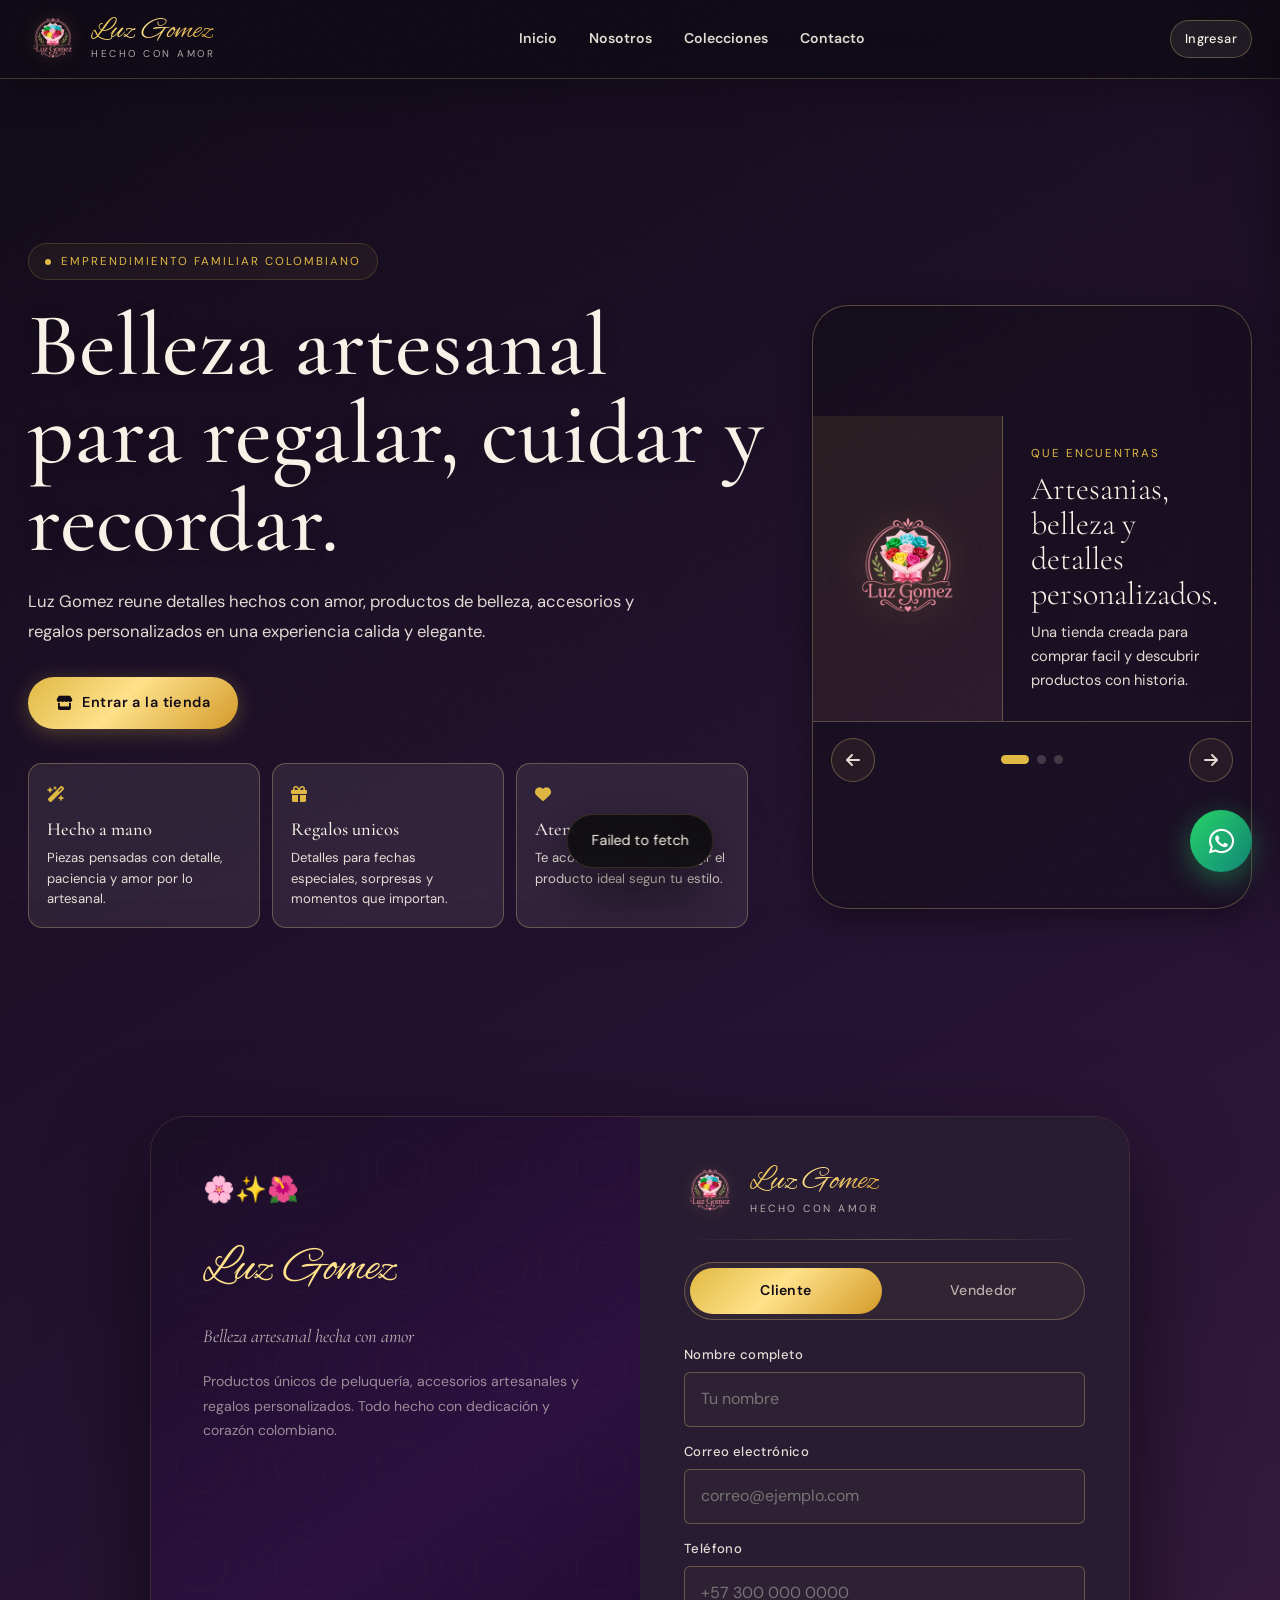
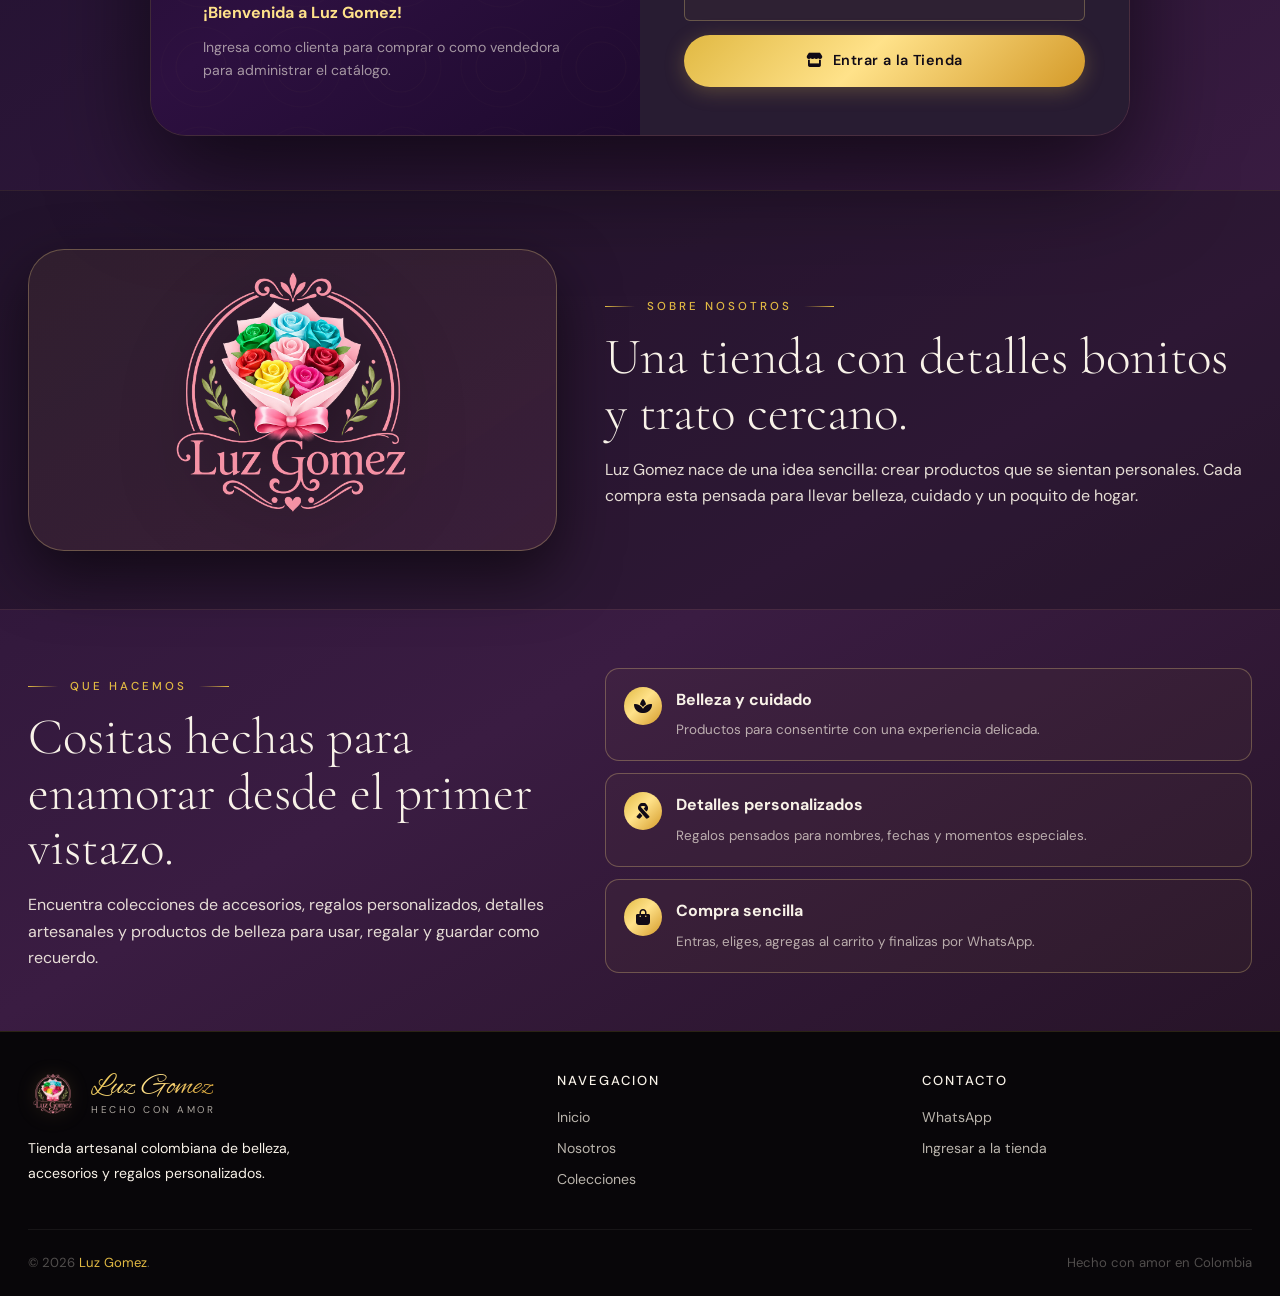
<file: index.html>
<!DOCTYPE html>
<html lang="es">
<head>
  <meta charset="UTF-8">
  <meta name="viewport" content="width=device-width, initial-scale=1.0">
  <meta name="description" content="Luz Gomez - Tienda artesanal colombiana integrada con Google Sheets y Google Drive.">
  <title>Luz Gomez | Belleza Artesanal</title>
  <link rel="icon" type="image/png" href="img/flores.png">
  <link rel="preconnect" href="https://fonts.googleapis.com">
  <link rel="preconnect" href="https://fonts.gstatic.com" crossorigin>
  <link href="https://fonts.googleapis.com/css2?family=Cormorant+Garamond:ital,wght@0,300;0,400;0,600;0,700;1,300;1,400;1,600&family=DM+Sans:wght@300;400;500;600&family=Alex+Brush&display=swap" rel="stylesheet">
  <link rel="stylesheet" href="https://cdnjs.cloudflare.com/ajax/libs/font-awesome/6.5.1/css/all.min.css">
  <style>
    :root {
      /* Core palette — deep noir with champagne gold & dusty rose */
      --noir: #100A16;
      --noir-2: #1B1223;
      --noir-3: #281C32;
      --noir-4: #382743;
      --gold: #E1B943;
      --gold-light: #FFE28A;
      --gold-pale: #FFF0BD;
      --rose: #D95775;
      --rose-light: #FF8EA4;
      --rose-pale: #F2C4CD;
      --cream: #F8F2E8;
      --cream-2: #EDE5D8;
      --velvet: #6B3F72;
      --velvet-light: #9B6EA8;
      --danger: #E85D5D;
      --success: #5DB87A;
      --white: #FFFFFF;

      --font-display: 'Cormorant Garamond', serif;
      --font-body: 'DM Sans', sans-serif;
      --font-script: 'Alex Brush', cursive;

      --grad-gold: linear-gradient(135deg, #E1B943 0%, #FFE28A 45%, #D49A29 100%);
      --grad-rose: linear-gradient(135deg, #B93463 0%, #FF8EA4 50%, #D95775 100%);
      --grad-velvet: linear-gradient(135deg, #6B3F72 0%, #B579C4 50%, #5A2F62 100%);
      --grad-hero: linear-gradient(150deg, #100A16 0%, #251333 42%, #3A1C42 72%, #20111F 100%);
      --grad-card: linear-gradient(145deg, rgba(30,22,38,0.95) 0%, rgba(20,14,28,0.98) 100%);

      --shadow-gold: 0 0 40px rgba(201,168,76,0.20);
      --shadow-rose: 0 0 30px rgba(194,103,122,0.25);
      --shadow-deep: 0 24px 60px rgba(0,0,0,0.55);
      --shadow-card: 0 8px 32px rgba(0,0,0,0.40);

      --radius-sm: 6px;
      --radius: 14px;
      --radius-lg: 22px;
      --radius-xl: 36px;
      --radius-full: 999px;
      --transition: 0.35s cubic-bezier(0.4, 0, 0.2, 1);

      /* Light / dark theme fallback (dark by default for this design) */
      --bg-primary: var(--noir);
      --bg-secondary: var(--noir-2);
      --bg-card: var(--noir-3);
      --text-primary: var(--cream);
      --text-secondary: rgba(255,248,236,0.88);
      --text-muted: rgba(255,248,236,0.66);
      --border-color: rgba(255,226,138,0.28);
      --border-rose: rgba(255,142,164,0.30);
    }

    [data-theme="light"] {
      --bg-primary: #FAF7F2;
      --bg-secondary: #F2EDE5;
      --bg-card: #FFFFFF;
      --text-primary: #1A0E1E;
      --text-secondary: #35223F;
      --text-muted: #5C4A66;
      --border-color: rgba(132,84,30,0.32);
      --border-rose: rgba(181,52,99,0.28);
      --grad-hero: linear-gradient(150deg, #FFF8EF 0%, #F9E8F0 48%, #F0E5D8 100%);
    }

    * { box-sizing: border-box; margin: 0; padding: 0; }
    html { scroll-behavior: smooth; }
    body { font-family: var(--font-body); background: var(--bg-primary); color: var(--text-primary); line-height: 1.65; overflow-x: hidden; }
    body.no-scroll { overflow: hidden; touch-action: none; }
    a { color: inherit; text-decoration: none; }
    button, input, textarea, select { font: inherit; }
    button { border: 0; cursor: pointer; }
    img { display: block; max-width: 100%; }
    .hidden { display: none !important; }
    .view { min-height: 100vh; }
    .container { width: min(1320px, calc(100% - 56px)); margin: 0 auto; }
    section { padding: 110px 0; }

    /* ─── TEXT TREATMENTS ─── */
    .text-gold { background: var(--grad-gold); -webkit-background-clip: text; background-clip: text; -webkit-text-fill-color: transparent; }
    .text-rose { background: var(--grad-rose); -webkit-background-clip: text; background-clip: text; -webkit-text-fill-color: transparent; }
    .logo-main, .loader-brand { font-family: var(--font-script); background: var(--grad-gold); -webkit-background-clip: text; background-clip: text; -webkit-text-fill-color: transparent; }

    /* ─── BUTTONS ─── */
    .btn { display: inline-flex; align-items: center; justify-content: center; gap: 10px; padding: 14px 28px; border-radius: var(--radius-full); font-weight: 500; font-size: 0.9rem; letter-spacing: 0.03em; transition: var(--transition); white-space: nowrap; min-height: 48px; position: relative; overflow: hidden; }
    .btn::before { content: ''; position: absolute; inset: 0; opacity: 0; transition: opacity 0.3s; }
    .btn:hover::before { opacity: 1; }
    .btn-gold { background: var(--grad-gold); color: var(--noir); font-weight: 600; box-shadow: 0 4px 20px rgba(201,168,76,0.30); }
    .btn-gold:hover { transform: translateY(-2px); box-shadow: var(--shadow-gold); }
    .btn-gold::before { background: linear-gradient(135deg, rgba(255,255,255,0.2), transparent); }
    .btn-rose { background: var(--grad-rose); color: #fff; box-shadow: var(--shadow-rose); }
    .btn-rose:hover { transform: translateY(-2px); }
    .btn-outline { background: rgba(255,248,236,0.07); color: var(--text-primary); border: 1px solid var(--border-color); }
    .btn-outline:hover { border-color: var(--gold-light); color: var(--gold-light); background: rgba(255,226,138,0.12); }
    .btn-danger { background: var(--danger); color: #fff; }
    .btn-success { background: var(--success); color: #fff; }
    .btn-small { padding: 7px 14px; font-size: 0.8rem; min-height: 34px; }
    .btn-full { width: 100%; }
    .btn-primary { background: var(--grad-gold); color: var(--noir); font-weight: 600; box-shadow: 0 4px 20px rgba(201,168,76,0.30); }
    .btn-primary:hover { transform: translateY(-2px); box-shadow: var(--shadow-gold); }
    .btn-secondary { background: var(--bg-card); color: var(--text-primary); border: 1px solid var(--border-color); }
    .btn-secondary:hover { border-color: var(--gold); }
    .btn-green { background: var(--success); color: #fff; }

    .icon-btn { width: 44px; height: 44px; border-radius: 50%; background: rgba(201,168,76,0.08); color: var(--text-secondary); display: inline-flex; align-items: center; justify-content: center; transition: var(--transition); border: 1px solid var(--border-color); }
    .icon-btn:hover { background: var(--gold); color: var(--noir); border-color: var(--gold); transform: scale(1.08); }

    /* ─── CARDS ─── */
    .card { background: var(--bg-card); border: 1px solid var(--border-color); border-radius: var(--radius); box-shadow: var(--shadow-card); }

    /* ─── PLACEHOLDER SKELETON ─── */
    .placeholder { background: linear-gradient(110deg, rgba(201,168,76,0.06), rgba(194,103,122,0.10), rgba(201,168,76,0.06)); background-size: 220% 100%; animation: shimmer 1.5s infinite linear; border-radius: var(--radius); }
    @keyframes shimmer { to { background-position: -220% 0; } }

    /* ─── NOISE TEXTURE OVERLAY ─── */
    body::after { content: ''; position: fixed; inset: 0; pointer-events: none; z-index: 9999; opacity: 0.025; background-image: url("data:image/svg+xml,%3Csvg viewBox='0 0 256 256' xmlns='http://www.w3.org/2000/svg'%3E%3Cfilter id='noise'%3E%3CfeTurbulence type='fractalNoise' baseFrequency='0.9' numOctaves='4' stitchTiles='stitch'/%3E%3C/filter%3E%3Crect width='100%25' height='100%25' filter='url(%23noise)'/%3E%3C/svg%3E"); background-size: 200px; }
    [data-theme="light"] body::after { opacity: 0.015; }

    /* ═══════════════════════════════════════
       LOADER
    ═══════════════════════════════════════ */
    .loader { position: fixed; inset: 0; z-index: 5000; display: grid; place-items: center; background: var(--noir); transition: 0.8s ease; }
    .loader.hidden { opacity: 0; visibility: hidden; }
    .loader-inner { text-align: center; }
    .loader-logo { width: 90px; height: 90px; margin: 0 auto 16px; border-radius: 50%; object-fit: contain; animation: loaderPulse 2s ease-in-out infinite; filter: drop-shadow(0 0 20px rgba(201,168,76,0.5)); }
    .loader-brand { font-family: var(--font-script); font-size: 3.5rem; display: block; margin-bottom: 20px; }
    .loader-line { width: 200px; height: 1px; background: rgba(201,168,76,0.20); margin: 0 auto; position: relative; overflow: hidden; border-radius: 999px; }
    .loader-fill { position: absolute; left: 0; top: 0; height: 100%; width: 0; background: var(--grad-gold); animation: loaderFill 1.8s ease forwards; border-radius: 999px; }
    .loader-tag { color: var(--text-muted); font-size: 0.78rem; letter-spacing: 3px; text-transform: uppercase; margin-top: 14px; }
    @keyframes loaderPulse { 0%, 100% { transform: scale(1); opacity: 1; } 50% { transform: scale(1.1); opacity: 0.8; } }
    @keyframes loaderFill { to { width: 100%; } }

    /* ═══════════════════════════════════════
       ACCESS / LOGIN VIEW
    ═══════════════════════════════════════ */
    .access-wrap { min-height: 100vh; padding: 0; background: var(--grad-hero); position: relative; overflow-x: clip; overflow-y: clip; overflow-anchor: none; }
    .access-wrap::before { content: ''; position: absolute; top: -30%; left: -20%; width: 700px; height: 700px; border-radius: 50%; background: radial-gradient(circle, rgba(201,168,76,0.07) 0%, transparent 70%); pointer-events: none; }
    .access-wrap::after { content: ''; position: absolute; bottom: -20%; right: -15%; width: 600px; height: 600px; border-radius: 50%; background: radial-gradient(circle, rgba(194,103,122,0.08) 0%, transparent 70%); pointer-events: none; }
    .access-nav { position: sticky; top: 0; z-index: 30; background: rgba(16,10,22,0.92); backdrop-filter: blur(22px); border-bottom: 1px solid rgba(255,226,138,0.22); box-shadow: 0 12px 36px rgba(0,0,0,0.25); }
    .access-nav-inner { height: 78px; display: flex; align-items: center; justify-content: space-between; gap: 18px; }
    .access-nav-links { display: flex; align-items: center; gap: 4px; }
    .access-nav-links a { padding: 8px 14px; border-radius: var(--radius-full); color: var(--text-secondary); font-size: 0.88rem; font-weight: 600; transition: var(--transition); }
    .access-nav-links a:hover { color: var(--gold-light); background: rgba(201,168,76,0.07); }
    .access-menu-toggle { display: none; }
    .access-mobile-menu { display: none; }
    .access-landing { position: relative; z-index: 2; padding: 54px 0 44px; }
    .access-hero-grid { display: grid; grid-template-columns: minmax(0, 1fr) minmax(360px, 440px); gap: 42px; align-items: center; }
    .access-copy { min-width: 0; }
    .access-kicker { display: inline-flex; align-items: center; gap: 10px; padding: 8px 16px; border: 1px solid rgba(201,168,76,0.22); border-radius: var(--radius-full); color: var(--gold); font-size: 0.72rem; letter-spacing: 2px; text-transform: uppercase; background: rgba(201,168,76,0.06); margin-bottom: 22px; }
    .access-kicker::before { content: ''; width: 6px; height: 6px; border-radius: 50%; background: var(--gold); }
    .access-title { font-family: var(--font-display); font-size: clamp(3rem, 7vw, 6.2rem); line-height: 0.98; font-weight: 500; max-width: 760px; margin-bottom: 22px; text-shadow: 0 3px 18px rgba(0,0,0,0.28); }
    .access-lead { color: var(--text-secondary); font-size: 1.04rem; line-height: 1.8; max-width: 620px; margin-bottom: 30px; }
    .access-actions { display: flex; gap: 12px; flex-wrap: wrap; margin-bottom: 34px; }
    .access-info-grid { display: grid; grid-template-columns: repeat(3, minmax(0, 1fr)); gap: 12px; max-width: 720px; }
    .access-info-card { padding: 18px; background: rgba(255,248,236,0.08); border: 1px solid var(--border-color); border-radius: var(--radius); }
    .access-info-card i { color: var(--gold); margin-bottom: 12px; }
    .access-info-card h3 { font-family: var(--font-display); font-weight: 500; font-size: 1.15rem; margin-bottom: 4px; }
    .access-info-card p { color: var(--text-secondary); font-size: 0.82rem; line-height: 1.55; }
    .access-showcase { margin-top: 42px; max-width: 760px; border: 1px solid var(--border-color); border-radius: var(--radius-xl); background: rgba(13,11,15,0.38); overflow: hidden; box-shadow: var(--shadow-card); }
    .access-slide { display: none; grid-template-columns: 190px 1fr; min-height: 210px; }
    .access-slide.active { display: grid; }
    .access-slide-media { display: grid; place-items: center; background: linear-gradient(145deg, rgba(201,168,76,0.10), rgba(194,103,122,0.12)); border-right: 1px solid var(--border-color); }
    .access-slide-media img { width: 118px; height: 118px; object-fit: contain; filter: drop-shadow(0 8px 20px rgba(201,168,76,0.28)); }
    .access-slide-body { padding: 28px; display: grid; align-content: center; }
    .access-slide-body span { color: var(--gold); font-size: 0.72rem; letter-spacing: 2px; text-transform: uppercase; margin-bottom: 8px; }
    .access-slide-body h3 { font-family: var(--font-display); font-size: 2rem; font-weight: 300; line-height: 1.1; margin-bottom: 8px; }
    .access-slide-body p { color: var(--text-secondary); font-size: 0.92rem; }
    .access-slider-nav { display: flex; align-items: center; justify-content: space-between; gap: 14px; padding: 16px 18px; border-top: 1px solid var(--border-color); }
    .access-dots { display: flex; gap: 8px; }
    .access-dot { width: 9px; height: 9px; border-radius: 50%; background: rgba(248,242,232,0.18); transition: var(--transition); }
    .access-dot.active { width: 28px; border-radius: var(--radius-full); background: var(--gold); }
    .access-card { width: min(980px, calc(100% - 56px)); margin: 34px auto 54px; display: grid; grid-template-columns: 1fr 1fr; overflow: hidden; border-radius: var(--radius-xl); border: 1px solid rgba(201,168,76,0.15); box-shadow: 0 40px 100px rgba(0,0,0,0.6); }
    .access-art { padding: 52px; background: linear-gradient(145deg, #1A0E25 0%, #2D1040 60%, #1E0A2E 100%); color: var(--cream); display: flex; flex-direction: column; justify-content: space-between; min-height: 580px; position: relative; overflow: hidden; }
    .access-art::before { content: ''; position: absolute; inset: 0; background: url("data:image/svg+xml,%3Csvg xmlns='http://www.w3.org/2000/svg' width='100' height='100'%3E%3Ccircle cx='50' cy='50' r='40' fill='none' stroke='rgba(201,168,76,0.04)' stroke-width='1'/%3E%3Ccircle cx='50' cy='50' r='25' fill='none' stroke='rgba(201,168,76,0.06)' stroke-width='1'/%3E%3C/svg%3E") repeat; opacity: 0.5; pointer-events: none; }
    .access-art .script-title { font-family: var(--font-script); font-size: 3rem; color: var(--gold-light); display: block; margin-bottom: 6px; }
    .access-art .tagline { font-family: var(--font-display); font-size: 1.15rem; font-style: italic; color: rgba(248,242,232,0.70); margin-top: 12px; }
    .access-art .art-bottom p { color: rgba(248,242,232,0.60); font-size: 0.88rem; margin-top: 10px; }
    .access-art .art-bottom strong { color: var(--gold-light); }
    .access-flowers { display: flex; gap: 8px; margin-bottom: 18px; font-size: 1.6rem; }
    .access-panel { padding: 48px 44px; background: var(--bg-card); }
    .access-panel .logo-top { display: flex; align-items: center; gap: 14px; margin-bottom: 8px; }
    .access-panel .logo-top img { width: 52px; height: 52px; border-radius: 50%; object-fit: contain; filter: drop-shadow(0 2px 8px rgba(201,168,76,0.3)); }
    .access-panel .logo-main { font-size: 2rem; }
    .access-panel .logo-sub { display: block; font-size: 0.65rem; letter-spacing: 2.5px; color: var(--text-muted); text-transform: uppercase; margin-top: 2px; }
    .access-divider { height: 1px; background: linear-gradient(90deg, transparent, var(--border-color), transparent); margin: 22px 0; }
    .access-section { position: relative; z-index: 2; padding: 58px 0; border-top: 1px solid rgba(201,168,76,0.10); }
    #access-home, #access-login, #access-about, #access-special, #access-contact { scroll-margin-top: 92px; }
    .access-section.alt { background: rgba(13,11,15,0.28); }
    .access-section-grid { display: grid; grid-template-columns: 0.9fr 1.1fr; gap: 48px; align-items: center; }
    .access-mini-title { font-family: var(--font-display); font-size: clamp(2.1rem, 4vw, 3.4rem); line-height: 1.08; font-weight: 300; margin-bottom: 16px; }
    .access-section p { color: var(--text-secondary); }
    .access-feature-list { display: grid; gap: 12px; }
    .access-feature { display: flex; gap: 14px; align-items: flex-start; padding: 18px; border: 1px solid var(--border-color); border-radius: var(--radius); background: rgba(201,168,76,0.04); }
    .access-feature i { width: 38px; height: 38px; border-radius: 50%; background: var(--grad-gold); color: var(--noir); display: grid; place-items: center; flex: none; }
    .access-feature strong { display: block; margin-bottom: 3px; }
    .access-feature span { color: var(--text-muted); font-size: 0.84rem; line-height: 1.55; }
    .access-preview { min-height: 300px; border-radius: var(--radius-xl); border: 1px solid var(--border-color); background: linear-gradient(145deg, rgba(201,168,76,0.08), rgba(194,103,122,0.10)); display: grid; place-items: center; overflow: hidden; box-shadow: var(--shadow-deep); }
    .access-preview img { width: min(300px, 74%); object-fit: contain; filter: drop-shadow(0 20px 35px rgba(0,0,0,0.35)); }
    .access-footer { position: relative; z-index: 2; background: #080609; border-top: 1px solid rgba(201,168,76,0.18); padding: 38px 0 22px; }
    .access-footer-grid { display: grid; grid-template-columns: 1.5fr 1fr 1fr; gap: 34px; margin-bottom: 30px; }
    .access-footer h4 { color: var(--cream); font-size: 0.82rem; letter-spacing: 2px; text-transform: uppercase; margin-bottom: 14px; font-weight: 500; }
    .access-footer a { display: block; color: rgba(255,248,236,0.72); margin: 8px 0; font-size: 0.88rem; transition: color 0.2s; }
    .access-footer a:hover { color: var(--gold-light); }

    /* TABS */
    .tabs { display: grid; grid-template-columns: 1fr 1fr; gap: 6px; padding: 5px; background: rgba(201,168,76,0.06); border-radius: var(--radius-full); margin-bottom: 24px; border: 1px solid var(--border-color); }
    .tab-btn { padding: 11px; border-radius: var(--radius-full); color: var(--text-muted); background: transparent; font-weight: 500; font-size: 0.88rem; letter-spacing: 0.02em; transition: var(--transition); }
    .tab-btn.active { background: var(--grad-gold); color: var(--noir); font-weight: 600; }

    /* FORMS */
    .form-grid { display: grid; gap: 14px; }
    .field label { display: block; margin-bottom: 7px; font-size: 0.82rem; font-weight: 500; color: var(--text-secondary); letter-spacing: 0.03em; }
    .field input, .field textarea, .field select { width: 100%; padding: 13px 16px; border: 1px solid var(--border-color); border-radius: var(--radius-sm); background: rgba(201,168,76,0.04); color: var(--text-primary); outline: none; transition: var(--transition); min-height: 48px; }
    .field textarea { min-height: 120px; resize: vertical; }
    .field input:focus, .field textarea:focus, .field select:focus { border-color: var(--gold); box-shadow: 0 0 0 3px rgba(201,168,76,0.10); background: rgba(201,168,76,0.06); }
    .field.error input, .field.error textarea, .field.error select { border-color: var(--danger); }
    .error-text { display: none; color: var(--danger); font-size: 0.77rem; margin-top: 5px; }
    .field.error .error-text { display: block; }

    /* ═══════════════════════════════════════
       HEADER
    ═══════════════════════════════════════ */
    .header { position: fixed; top: 0; left: 0; right: 0; z-index: 1000; transition: var(--transition); }
    .header.scrolled { background: rgba(13,11,15,0.88); backdrop-filter: blur(24px); -webkit-backdrop-filter: blur(24px); border-bottom: 1px solid rgba(201,168,76,0.12); }
    [data-theme="light"] .header.scrolled { background: rgba(250,247,242,0.90); }
    .header-container { height: 82px; display: flex; align-items: center; justify-content: space-between; gap: 18px; }
    .logo { display: flex; align-items: center; gap: 13px; min-width: 0; }
    .logo-img { width: 50px; height: 50px; object-fit: contain; border-radius: 50%; filter: drop-shadow(0 2px 10px rgba(201,168,76,0.30)); }
    .logo-main { font-size: 1.9rem; line-height: 1; }
    .logo-sub { display: block; font-size: 0.62rem; letter-spacing: 2.5px; color: var(--text-muted); text-transform: uppercase; }
    .nav-desktop { display: flex; gap: 2px; }
    .nav-link { padding: 8px 14px; border-radius: var(--radius-full); color: var(--text-secondary); font-weight: 400; font-size: 0.87rem; letter-spacing: 0.02em; transition: var(--transition); }
    .nav-link:hover, .nav-link.active { color: var(--gold-light); }
    .header-actions { display: flex; align-items: center; gap: 9px; flex: none; }
    .search-box { position: relative; }
    .search-box input { width: 200px; padding: 10px 38px 10px 16px; border: 1px solid var(--border-color); border-radius: var(--radius-full); background: rgba(201,168,76,0.05); color: var(--text-primary); outline: none; font-size: 0.85rem; transition: var(--transition); }
    .search-box input:focus { border-color: var(--gold); width: 240px; }
    .search-box i { position: absolute; right: 14px; top: 50%; transform: translateY(-50%); color: var(--text-muted); font-size: 0.85rem; }
    .cart-btn { position: relative; }
    .cart-count { position: absolute; top: -5px; right: -5px; min-width: 20px; height: 20px; border-radius: 50%; display: grid; place-items: center; background: var(--rose); color: #fff; font-size: 0.68rem; font-weight: 700; border: 2px solid var(--bg-primary); }
    .menu-toggle { display: none; flex: none; }
    .nav-mobile { display: none; }

    /* ═══════════════════════════════════════
       HERO SECTION
    ═══════════════════════════════════════ */
    .hero { min-height: 100vh; padding: 82px 0 0; background: var(--grad-hero); position: relative; display: flex; align-items: center; overflow: hidden; }

    /* Floating blobs */
    .hero-blob { position: absolute; border-radius: 50%; filter: blur(80px); pointer-events: none; opacity: 0.5; animation: blobFloat 12s ease-in-out infinite; }
    .hero-blob-1 { width: 500px; height: 500px; background: radial-gradient(circle, rgba(201,168,76,0.12) 0%, transparent 70%); top: 5%; left: -10%; animation-delay: 0s; }
    .hero-blob-2 { width: 400px; height: 400px; background: radial-gradient(circle, rgba(194,103,122,0.12) 0%, transparent 70%); bottom: 5%; right: -8%; animation-delay: -4s; }
    .hero-blob-3 { width: 300px; height: 300px; background: radial-gradient(circle, rgba(107,63,114,0.10) 0%, transparent 70%); top: 40%; left: 40%; animation-delay: -8s; }
    @keyframes blobFloat { 0%, 100% { transform: translate(0, 0) scale(1); } 33% { transform: translate(30px, -40px) scale(1.05); } 66% { transform: translate(-20px, 20px) scale(0.95); } }

    /* Decorative lines */
    .hero-lines { position: absolute; inset: 0; pointer-events: none; overflow: hidden; }
    .hero-lines::before { content: ''; position: absolute; top: 0; left: 50%; width: 1px; height: 100%; background: linear-gradient(180deg, transparent, rgba(201,168,76,0.12) 30%, rgba(201,168,76,0.08) 70%, transparent); }
    .hero-lines::after { content: ''; position: absolute; top: 50%; left: 0; width: 100%; height: 1px; background: linear-gradient(90deg, transparent, rgba(201,168,76,0.06) 30%, rgba(201,168,76,0.06) 70%, transparent); }

    .hero-inner { position: relative; z-index: 2; display: grid; grid-template-columns: 1.1fr 0.9fr; align-items: center; gap: 70px; min-height: calc(100vh - 82px); padding: 60px 0; }
    .hero-eyebrow { display: inline-flex; align-items: center; gap: 10px; padding: 8px 18px; border-radius: var(--radius-full); border: 1px solid rgba(201,168,76,0.25); background: rgba(201,168,76,0.06); font-size: 0.78rem; letter-spacing: 2px; text-transform: uppercase; color: var(--gold); margin-bottom: 26px; }
    .hero-eyebrow span { width: 6px; height: 6px; border-radius: 50%; background: var(--gold); animation: pulse 2s infinite; }
    @keyframes pulse { 0%, 100% { opacity: 1; transform: scale(1); } 50% { opacity: 0.5; transform: scale(1.5); } }
    .hero-title { font-family: var(--font-display); font-size: clamp(3rem, 5.5vw, 5.5rem); line-height: 1.04; font-weight: 300; margin-bottom: 24px; }
    .hero-title em { font-style: italic; display: block; }
    .hero-desc { color: var(--text-secondary); font-size: 1.05rem; max-width: 520px; margin-bottom: 38px; line-height: 1.75; }
    .hero-buttons { display: flex; gap: 14px; flex-wrap: wrap; margin-bottom: 56px; }
    .hero-stats { display: flex; gap: 0; }
    .hero-stat { padding: 0 30px; position: relative; }
    .hero-stat:first-child { padding-left: 0; }
    .hero-stat + .hero-stat::before { content: ''; position: absolute; left: 0; top: 10%; height: 80%; width: 1px; background: var(--border-color); }
    .hero-stat-num { font-family: var(--font-display); font-size: 2.4rem; font-weight: 600; display: block; line-height: 1; }
    .hero-stat-label { font-size: 0.72rem; letter-spacing: 1.5px; text-transform: uppercase; color: var(--text-muted); margin-top: 4px; }

    /* Hero visual */
    .hero-visual-wrap { position: relative; }
    .hero-visual { aspect-ratio: 3/4; border-radius: var(--radius-xl); overflow: hidden; position: relative; box-shadow: var(--shadow-deep); }
    .hero-visual img { width: 100%; height: 100%; object-fit: cover; }
    .hero-visual.empty { background: linear-gradient(145deg, var(--noir-3), var(--noir-4)); display: grid; place-items: center; }
    .hero-visual-overlay { position: absolute; inset: 0; background: linear-gradient(180deg, transparent 50%, rgba(13,11,15,0.6) 100%); }
    .hero-visual-tag { position: absolute; bottom: 24px; left: 24px; right: 24px; padding: 16px 20px; background: rgba(13,11,15,0.75); backdrop-filter: blur(12px); border-radius: var(--radius); border: 1px solid rgba(201,168,76,0.20); color: var(--cream); }
    .hero-visual-tag strong { display: block; font-family: var(--font-display); font-size: 1.1rem; }
    .hero-visual-tag span { font-size: 0.8rem; color: var(--text-muted); }

    /* Floating badge */
    .hero-float-badge { position: absolute; top: 30px; right: -20px; background: var(--grad-gold); color: var(--noir); border-radius: var(--radius-lg); padding: 16px 20px; text-align: center; box-shadow: 0 12px 32px rgba(201,168,76,0.35); animation: floatBadge 4s ease-in-out infinite; z-index: 3; }
    .hero-float-badge strong { font-size: 1.8rem; font-family: var(--font-display); display: block; line-height: 1; }
    .hero-float-badge span { font-size: 0.7rem; letter-spacing: 1px; text-transform: uppercase; font-weight: 600; }
    @keyframes floatBadge { 0%, 100% { transform: translateY(0); } 50% { transform: translateY(-12px); } }

    /* Scroll indicator */
    .scroll-cue { position: absolute; bottom: 32px; left: 50%; transform: translateX(-50%); display: flex; flex-direction: column; align-items: center; gap: 8px; color: var(--text-muted); font-size: 0.72rem; letter-spacing: 2px; text-transform: uppercase; }
    .scroll-cue-line { width: 1px; height: 48px; background: linear-gradient(180deg, var(--gold), transparent); animation: scrollLine 1.8s ease-in-out infinite; }
    @keyframes scrollLine { 0% { transform: scaleY(0); transform-origin: top; } 50% { transform: scaleY(1); transform-origin: top; } 51% { transform: scaleY(1); transform-origin: bottom; } 100% { transform: scaleY(0); transform-origin: bottom; } }

    /* ANIMATIONS */
    .reveal { opacity: 0; transform: translateY(32px); animation: revealUp 0.9s cubic-bezier(0.16, 1, 0.3, 1) forwards; }
    .reveal-left { opacity: 0; transform: translateX(-32px); animation: revealLeft 0.9s cubic-bezier(0.16, 1, 0.3, 1) forwards; }
    .d1 { animation-delay: 0.1s; } .d2 { animation-delay: 0.22s; } .d3 { animation-delay: 0.34s; } .d4 { animation-delay: 0.46s; } .d5 { animation-delay: 0.58s; }
    @keyframes revealUp { to { opacity: 1; transform: translateY(0); } }
    @keyframes revealLeft { to { opacity: 1; transform: translateX(0); } }

    /* ═══════════════════════════════════════
       SECTION HEADERS
    ═══════════════════════════════════════ */
    .section-header { text-align: center; max-width: 700px; margin: 0 auto 56px; }
    .section-eyebrow { display: inline-flex; align-items: center; gap: 12px; color: var(--gold); font-size: 0.72rem; letter-spacing: 3px; text-transform: uppercase; margin-bottom: 14px; font-weight: 500; }
    .section-eyebrow::before, .section-eyebrow::after { content: ''; flex: 1; height: 1px; background: linear-gradient(90deg, transparent, var(--gold)); width: 30px; }
    .section-eyebrow::before { background: linear-gradient(270deg, transparent, var(--gold)); }
    .section-title { font-family: var(--font-display); font-size: clamp(2.2rem, 4vw, 3.4rem); line-height: 1.12; font-weight: 300; margin-bottom: 14px; }
    .section-title em { font-style: italic; }
    .section-desc { color: var(--text-secondary); font-size: 0.97rem; }

    /* ═══════════════════════════════════════
       CATEGORIES
    ═══════════════════════════════════════ */
    .categories { background: var(--bg-secondary); }
    .categories-grid { display: grid; grid-template-columns: repeat(3, 1fr); gap: 20px; }
    .category-card { min-height: 360px; border-radius: var(--radius-lg); overflow: hidden; position: relative; cursor: pointer; box-shadow: var(--shadow-card); transition: var(--transition); }
    .category-card::after { content: ''; position: absolute; inset: 0; background: var(--grad-gold); opacity: 0; transition: opacity 0.4s; }
    .category-card:hover { transform: translateY(-8px); box-shadow: var(--shadow-gold); }
    .category-card:hover::after { opacity: 0.08; }
    .category-card img { width: 100%; height: 100%; min-height: 360px; object-fit: cover; transition: 0.7s ease; }
    .category-card:hover img { transform: scale(1.07); }
    .category-overlay { position: absolute; inset: 0; background: linear-gradient(180deg, transparent 20%, rgba(13,11,15,0.85) 100%); z-index: 1; }
    .category-info { position: absolute; inset: auto 0 0; padding: 28px; color: #fff; z-index: 2; }
    .category-icon { font-size: 1.8rem; margin-bottom: 8px; }
    .category-info h3 { font-family: var(--font-display); font-size: 1.6rem; font-weight: 300; line-height: 1.2; }
    .category-info p { opacity: 0.75; font-size: 0.88rem; margin-top: 4px; }
    .category-count { display: inline-flex; align-items: center; gap: 5px; padding: 4px 10px; border-radius: var(--radius-full); background: rgba(201,168,76,0.20); color: var(--gold-light); font-size: 0.74rem; margin-top: 10px; border: 1px solid rgba(201,168,76,0.25); }

    /* ═══════════════════════════════════════
       PRODUCTS
    ═══════════════════════════════════════ */
    .filters { display: flex; gap: 8px; justify-content: center; flex-wrap: wrap; margin-bottom: 36px; }
    .filter-btn { padding: 9px 20px; border-radius: var(--radius-full); background: transparent; border: 1px solid var(--border-color); color: var(--text-muted); font-weight: 400; font-size: 0.85rem; letter-spacing: 0.02em; transition: var(--transition); }
    .filter-btn:hover { border-color: var(--gold); color: var(--gold); }
    .filter-btn.active { background: var(--grad-gold); color: var(--noir); border-color: transparent; font-weight: 600; }
    .products-grid { display: grid; grid-template-columns: repeat(4, 1fr); gap: 20px; }
    .product-card { position: relative; overflow: hidden; transition: var(--transition); border-radius: var(--radius-lg); background: var(--bg-card); border: 1px solid var(--border-color); }
    .product-card:hover { transform: translateY(-6px); box-shadow: 0 20px 50px rgba(0,0,0,0.40), 0 0 0 1px rgba(201,168,76,0.15); }
    .product-card, .gallery-item { cursor: pointer; }
    .product-img { aspect-ratio: 1; background: var(--bg-secondary); overflow: hidden; position: relative; }
    .product-img img { width: 100%; height: 100%; object-fit: cover; transition: 0.6s ease; }
    .product-card:hover .product-img img { transform: scale(1.06); }
    .product-badge { position: absolute; left: 12px; top: 12px; z-index: 2; padding: 5px 12px; border-radius: var(--radius-full); background: var(--grad-gold); color: var(--noir); font-weight: 700; font-size: 0.7rem; letter-spacing: 0.5px; }
    .product-actions { position: absolute; right: 12px; bottom: 12px; display: flex; gap: 8px; opacity: 0; transform: translateY(10px); transition: var(--transition); z-index: 3; }
    .product-card:hover .product-actions { opacity: 1; transform: translateY(0); }
    .product-action-btn { width: 40px; height: 40px; display: grid; place-items: center; border-radius: 50%; background: rgba(13,11,15,0.80); color: var(--gold-light); box-shadow: var(--shadow-card); backdrop-filter: blur(8px); transition: var(--transition); }
    .product-action-btn:hover { background: var(--gold); color: var(--noir); }
    .product-info { padding: 18px; }
    .product-category { color: var(--gold); font-size: 0.7rem; text-transform: uppercase; letter-spacing: 1.5px; font-weight: 500; }
    .product-name { font-family: var(--font-display); font-size: 1.05rem; margin: 6px 0 10px; min-height: 48px; font-weight: 400; line-height: 1.35; }
    .product-price { display: flex; align-items: baseline; gap: 10px; }
    .price-current { color: var(--gold-light); font-weight: 600; font-size: 1.15rem; }
    .price-old { color: var(--text-muted); text-decoration: line-through; font-size: 0.85rem; }
    .product-rating { color: var(--gold); font-size: 0.78rem; margin-top: 9px; }
    .load-more-wrap { text-align: center; margin-top: 40px; }

    /* ═══════════════════════════════════════
       PROMO BANNER
    ═══════════════════════════════════════ */
    .promotions { background: var(--bg-secondary); }
    .promo-banner { display: grid; grid-template-columns: 1.1fr 0.9fr; overflow: hidden; border-radius: var(--radius-xl); border: 1px solid var(--border-color); box-shadow: var(--shadow-deep); }
    .promo-content { padding: 52px; background: linear-gradient(145deg, var(--noir-2) 0%, var(--noir-3) 100%); position: relative; }
    .promo-content::before { content: ''; position: absolute; top: -50px; right: -50px; width: 250px; height: 250px; border-radius: 50%; border: 1px solid rgba(201,168,76,0.08); pointer-events: none; }
    .promo-title { font-family: var(--font-display); font-size: clamp(1.9rem, 3vw, 2.8rem); font-weight: 300; line-height: 1.2; margin-bottom: 12px; }
    .promo-discount { font-family: var(--font-display); font-size: 4rem; font-weight: 700; line-height: 1; display: block; margin-bottom: 8px; }
    .promo-timer { display: flex; gap: 14px; margin: 28px 0; flex-wrap: wrap; }
    .timer-item { min-width: 74px; text-align: center; padding: 16px 12px; border-radius: var(--radius); background: rgba(201,168,76,0.06); border: 1px solid rgba(201,168,76,0.15); }
    .timer-num { display: block; font-family: var(--font-display); font-size: 1.9rem; font-weight: 600; line-height: 1; }
    .timer-item small { font-size: 0.7rem; text-transform: uppercase; letter-spacing: 1px; color: var(--text-muted); }
    .promo-image { background: var(--noir-3); position: relative; overflow: hidden; min-height: 380px; }
    .promo-image img, .promo-image video { width: 100%; height: 100%; object-fit: cover; border: 0; }
    .promo-image::before { content: ''; position: absolute; inset: 0; background: linear-gradient(90deg, rgba(201,168,76,0.05) 0%, transparent 100%); z-index: 1; pointer-events: none; }

    /* ═══════════════════════════════════════
       ABOUT
    ═══════════════════════════════════════ */
    .about { background: var(--bg-primary); }
    .about-grid { display: grid; grid-template-columns: 1fr 1.1fr; gap: 70px; align-items: center; }
    .about-image { min-height: 520px; border-radius: var(--radius-xl); overflow: hidden; position: relative; box-shadow: var(--shadow-deep); }
    .about-image img { width: 100%; height: 100%; object-fit: contain; }
    .about-image.empty { background: linear-gradient(145deg, var(--noir-3), var(--velvet), var(--noir-2)); display: grid; place-items: center; font-family: var(--font-script); font-size: 5rem; color: var(--gold-light); }
    .about-eyebrow { margin-bottom: 16px; }
    .about-title { font-family: var(--font-display); font-size: clamp(2.2rem, 3.5vw, 3.2rem); font-weight: 300; line-height: 1.15; margin-bottom: 18px; }
    .about-desc { color: var(--text-secondary); font-size: 0.97rem; line-height: 1.8; margin-bottom: 36px; }
    .about-values { display: grid; grid-template-columns: 1fr 1fr; gap: 14px; margin-bottom: 36px; }
    .value-item { display: flex; gap: 14px; align-items: flex-start; padding: 18px; background: rgba(201,168,76,0.04); border: 1px solid var(--border-color); border-radius: var(--radius); transition: var(--transition); }
    .value-item:hover { border-color: rgba(201,168,76,0.30); background: rgba(201,168,76,0.07); }
    .value-icon { font-size: 1.5rem; flex-shrink: 0; }
    .value-item h4 { font-size: 0.92rem; font-weight: 600; margin-bottom: 4px; }
    .value-item p { font-size: 0.82rem; color: var(--text-muted); }

    /* ═══════════════════════════════════════
       TESTIMONIALS
    ═══════════════════════════════════════ */
    .testimonials { background: var(--bg-secondary); }
    .testimonials-slider { overflow: hidden; border-radius: var(--radius-lg); }
    .testimonials-track { display: flex; gap: 20px; transition: transform 0.55s cubic-bezier(0.4, 0, 0.2, 1); }
    .testimonial-card { min-width: calc(50% - 10px); padding: 34px; background: var(--bg-card); border: 1px solid var(--border-color); border-radius: var(--radius-lg); position: relative; overflow: hidden; }
    .testimonial-card::before { content: '"'; position: absolute; top: -10px; left: 20px; font-family: var(--font-display); font-size: 10rem; color: rgba(201,168,76,0.07); line-height: 1; pointer-events: none; }
    .testimonial-stars { color: var(--gold); margin-bottom: 14px; }
    .testimonial-text { font-family: var(--font-display); font-size: 1.05rem; font-style: italic; line-height: 1.7; color: var(--text-secondary); margin-bottom: 24px; position: relative; }
    .testimonial-author { display: flex; align-items: center; gap: 14px; border-top: 1px solid var(--border-color); padding-top: 18px; }
    .testimonial-author img { width: 54px; height: 54px; border-radius: 50%; object-fit: cover; border: 2px solid var(--gold); }
    .testimonial-author h4 { font-size: 0.95rem; font-weight: 600; }
    .testimonial-author span { font-size: 0.8rem; color: var(--text-muted); }
    .slider-nav { display: flex; justify-content: center; gap: 12px; margin-top: 28px; }

    /* ═══════════════════════════════════════
       GALLERY
    ═══════════════════════════════════════ */
    .gallery { background: var(--bg-primary); }
    .gallery-grid { display: grid; grid-template-columns: repeat(4, 1fr); grid-auto-rows: 260px; gap: 14px; }
    .gallery-item { border-radius: var(--radius); overflow: hidden; position: relative; background: var(--bg-secondary); }
    .gallery-item.large { grid-column: span 2; grid-row: span 2; }
    .gallery-item.wide { grid-column: span 2; }
    .gallery-item img, .gallery-item video { width: 100%; height: 100%; object-fit: cover; transition: 0.6s ease; border: 0; }
    .gallery-item:hover img { transform: scale(1.07); }
    .gallery-overlay { position: absolute; inset: 0; background: linear-gradient(180deg, transparent, rgba(13,11,15,0.70)); display: flex; align-items: flex-end; padding: 20px; opacity: 0; transition: var(--transition); }
    .gallery-item:hover .gallery-overlay { opacity: 1; }
    .gallery-label { color: #fff; font-family: var(--font-display); font-size: 1.1rem; }

    /* ═══════════════════════════════════════
       CONTACT
    ═══════════════════════════════════════ */
    .contact { background: var(--bg-secondary); }
    .contact-grid { display: grid; grid-template-columns: 1fr 1fr; gap: 60px; align-items: start; }
    .contact-card { display: flex; gap: 18px; align-items: center; padding: 22px; margin-bottom: 14px; border-radius: var(--radius); background: var(--bg-card); border: 1px solid var(--border-color); transition: var(--transition); }
    .contact-card:hover { border-color: rgba(201,168,76,0.30); transform: translateX(4px); }
    .contact-icon { width: 52px; height: 52px; border-radius: var(--radius); background: var(--grad-gold); color: var(--noir); display: grid; place-items: center; font-size: 1.25rem; flex: none; }
    .contact-card h4 { font-size: 0.92rem; font-weight: 600; margin-bottom: 3px; }
    .contact-card p { font-size: 0.85rem; color: var(--text-muted); }
    .contact-card a { font-size: 0.82rem; color: var(--gold); }

    /* ═══════════════════════════════════════
       FOOTER
    ═══════════════════════════════════════ */
    .footer { background: #080609; color: rgba(248,242,232,0.55); padding: 72px 0 28px; position: relative; overflow: hidden; }
    .footer::before { content: ''; position: absolute; top: 0; left: 0; right: 0; height: 1px; background: linear-gradient(90deg, transparent, rgba(201,168,76,0.30), transparent); }
    .footer-grid { display: grid; grid-template-columns: 2fr 1fr 1fr 1fr; gap: 40px; margin-bottom: 48px; }
    .footer h4 { color: var(--cream); font-size: 0.82rem; letter-spacing: 2px; text-transform: uppercase; margin-bottom: 18px; font-weight: 500; }
    .footer a { color: rgba(248,242,232,0.50); display: block; margin: 9px 0; font-size: 0.88rem; transition: color 0.2s; }
    .footer a:hover { color: var(--gold-light); }
    .footer-desc { font-size: 0.88rem; line-height: 1.75; margin-top: 16px; max-width: 320px; }
    .footer-bottom { border-top: 1px solid rgba(255,255,255,0.06); padding-top: 22px; display: flex; justify-content: space-between; color: rgba(248,242,232,0.30); font-size: 0.82rem; }
    .footer-gold { color: var(--gold); }

    /* ═══════════════════════════════════════
       CART SIDEBAR
    ═══════════════════════════════════════ */
    .cart-overlay, .modal { position: fixed; inset: 0; background: rgba(0,0,0,0.65); z-index: 2000; opacity: 0; visibility: hidden; transition: var(--transition); backdrop-filter: blur(4px); }
    .cart-overlay.active, .modal.active { opacity: 1; visibility: visible; }
    .cart-sidebar { position: fixed; right: 0; top: 0; height: 100vh; width: min(430px, 94vw); background: var(--bg-primary); z-index: 2100; transform: translateX(105%); transition: 0.45s cubic-bezier(0.4, 0, 0.2, 1); display: flex; flex-direction: column; box-shadow: -20px 0 60px rgba(0,0,0,0.50); border-left: 1px solid var(--border-color); }
    .cart-sidebar.active { transform: translateX(0); }
    .cart-header { padding: 24px; border-bottom: 1px solid var(--border-color); display: flex; justify-content: space-between; align-items: center; }
    .cart-header h3 { font-family: var(--font-display); font-size: 1.3rem; font-weight: 400; display: flex; align-items: center; gap: 10px; }
    .cart-footer { padding: 22px; border-top: 1px solid var(--border-color); }
    .cart-items { flex: 1; overflow: auto; padding: 16px; }
    .cart-empty { text-align: center; color: var(--text-muted); padding: 60px 20px; }
    .cart-empty i { font-size: 3rem; margin-bottom: 14px; color: var(--border-color); }
    .cart-item { display: grid; grid-template-columns: 74px 1fr auto; gap: 13px; padding: 13px; border-radius: var(--radius); background: var(--bg-secondary); margin-bottom: 10px; align-items: center; border: 1px solid var(--border-color); }
    .cart-item img { width: 74px; height: 74px; object-fit: cover; border-radius: var(--radius-sm); }
    .cart-item-name { font-size: 0.9rem; font-weight: 500; margin-bottom: 4px; }
    .cart-item-price { font-size: 0.83rem; color: var(--gold); }
    .qty-controls { display: flex; gap: 8px; align-items: center; margin-top: 8px; }
    .qty-controls button { width: 28px; height: 28px; border-radius: 50%; background: var(--bg-card); border: 1px solid var(--border-color); color: var(--text-primary); font-size: 0.9rem; transition: var(--transition); }
    .qty-controls button:hover { border-color: var(--gold); color: var(--gold); }
    .qty-controls span { font-size: 0.9rem; min-width: 20px; text-align: center; }
    .cart-total { display: flex; justify-content: space-between; align-items: center; margin-bottom: 16px; }
    .cart-total span:first-child { font-size: 0.85rem; text-transform: uppercase; letter-spacing: 1px; color: var(--text-muted); }
    .cart-total span:last-child { font-family: var(--font-display); font-size: 1.6rem; font-weight: 600; }

    /* ═══════════════════════════════════════
       TOAST
    ═══════════════════════════════════════ */
    .toast { position: fixed; left: 50%; bottom: 32px; transform: translate(-50%, 90px); z-index: 4000; background: rgba(13,11,15,0.92); color: var(--cream); padding: 14px 24px; border-radius: var(--radius-full); box-shadow: var(--shadow-deep); opacity: 0; transition: var(--transition); max-width: min(520px, 90vw); text-align: center; font-size: 0.9rem; border: 1px solid rgba(201,168,76,0.20); backdrop-filter: blur(12px); }
    .toast.show { transform: translate(-50%, 0); opacity: 1; }
    .action-overlay { position: fixed; inset: 0; z-index: 5200; display: grid; place-items: center; padding: 20px; background: rgba(8,6,9,0.62); backdrop-filter: blur(8px); opacity: 0; visibility: hidden; pointer-events: none; transition: opacity 0.22s ease, visibility 0.22s ease; }
    .action-overlay.active { opacity: 1; visibility: visible; pointer-events: auto; }
    .action-card { width: min(360px, 100%); padding: 26px 22px; border-radius: var(--radius-lg); background: rgba(20,14,28,0.96); border: 1px solid rgba(255,226,138,0.26); box-shadow: var(--shadow-deep); color: var(--cream); text-align: center; }
    .action-spinner { width: 46px; height: 46px; margin: 0 auto 16px; border-radius: 50%; border: 3px solid rgba(255,226,138,0.22); border-top-color: var(--gold); animation: actionSpin 0.8s linear infinite; }
    .action-title { display: block; margin-bottom: 6px; color: var(--gold-light); font-weight: 700; }
    .action-message { margin: 0; color: rgba(248,242,232,0.76); font-size: 0.9rem; line-height: 1.5; }
    .btn.is-loading { opacity: 0.82; cursor: wait; pointer-events: none; }
    .btn.is-loading i { animation: actionSpin 0.8s linear infinite; }
    @keyframes actionSpin { to { transform: rotate(360deg); } }
    .slow-notice { position: fixed; right: 22px; bottom: 24px; width: min(390px, calc(100vw - 32px)); z-index: 4100; padding: 16px; border-radius: var(--radius); background: rgba(16,10,22,0.94); color: var(--cream); border: 1px solid rgba(255,226,138,0.28); box-shadow: var(--shadow-deep); backdrop-filter: blur(18px); opacity: 0; visibility: hidden; transform: translate3d(0, 18px, 0); transition: opacity 0.24s ease, transform 0.24s ease, visibility 0.24s ease; }
    .slow-notice.show { opacity: 1; visibility: visible; transform: translate3d(0, 0, 0); }
    .slow-notice strong { display: block; margin-bottom: 5px; font-size: 0.94rem; color: var(--gold-light); }
    .slow-notice p { color: var(--text-secondary); font-size: 0.84rem; line-height: 1.45; margin-bottom: 12px; }
    .slow-notice-actions { display: flex; gap: 8px; flex-wrap: wrap; }
    .slow-notice-actions button { min-height: 36px; padding: 8px 12px; border-radius: var(--radius-full); color: var(--cream); border: 1px solid rgba(255,226,138,0.24); background: rgba(255,248,236,0.08); font-size: 0.78rem; font-weight: 700; }
    .slow-notice-actions button { background: var(--grad-gold); color: var(--noir); border-color: transparent; }

    /* ═══════════════════════════════════════
       MODAL
    ═══════════════════════════════════════ */
    .modal { display: grid; place-items: center; padding: 22px; }
    .modal-card { width: min(880px, 100%); max-height: 90vh; overflow: auto; background: var(--bg-primary); border-radius: var(--radius-xl); padding: 28px; position: relative; border: 1px solid var(--border-color); }
    .modal-close { position: absolute; right: 20px; top: 20px; }

    /* ═══════════════════════════════════════
       PRODUCT DETAIL
    ═══════════════════════════════════════ */
    .product-detail { display: grid; grid-template-columns: 1fr 1fr; gap: 48px; padding: 110px 0 80px; }
    .detail-main-img { aspect-ratio: 1; border-radius: var(--radius-xl); overflow: hidden; background: var(--bg-secondary); border: 1px solid var(--border-color); }
    .detail-main-img img, .detail-main-img video { width: 100%; height: 100%; object-fit: contain; border: 0; }
    .video-shell { width: 100%; height: 100%; min-height: 220px; position: relative; display: grid; background: #050505; color: #fff; border-radius: inherit; overflow: hidden; }
    .video-shell video { width: 100%; height: 100%; min-height: 220px; object-fit: contain; background: #000; }
    .video-loading { position: absolute; inset: 0; display: grid; place-items: center; pointer-events: none; background: linear-gradient(135deg, rgba(13,11,15,0.65), rgba(201,168,76,0.15)); transition: opacity 0.25s ease; }
    .video-shell.ready .video-loading { opacity: 0; }
    .video-error { position: absolute; inset: auto 14px 14px; display: none; gap: 8px; align-items: center; justify-content: space-between; padding: 10px 12px; border-radius: 12px; background: rgba(13,11,15,0.88); color: #fff; font-size: 0.84rem; }
    .video-shell.failed .video-error { display: flex; }
    .video-error a { color: var(--gold-light); text-decoration: underline; font-weight: 600; }
    .thumb-row { display: flex; gap: 10px; margin-top: 14px; overflow-x: auto; }
    .thumb-row button { width: 78px; height: 78px; border-radius: var(--radius-sm); overflow: hidden; border: 2px solid transparent; background: var(--bg-secondary); flex: none; transition: var(--transition); }
    .thumb-row button.active { border-color: var(--gold); }
    .thumb-row img { width: 100%; height: 100%; object-fit: cover; }
    .comments-list { display: grid; gap: 12px; margin: 20px 0; }
    .comment { padding: 18px; border-radius: var(--radius); background: var(--bg-secondary); border: 1px solid var(--border-color); position: relative; overflow: hidden; }
    .admin-response { margin-top: 12px; padding: 12px 14px; border-left: 3px solid var(--gold); background: rgba(201,168,76,0.05); border-radius: 8px; }
    .media-id { font-size: 0.73rem; color: var(--text-muted); word-break: break-all; }

    /* SOCIAL REACTIONS */
    .social-reaction { position: relative; display: inline-flex; align-items: center; gap: 8px; z-index: 8; isolation: isolate; }
    .reaction-trigger { min-height: 36px; padding: 8px 12px; border-radius: var(--radius-full); display: inline-flex; align-items: center; gap: 7px; color: var(--text-secondary); background: rgba(255,248,236,0.08); border: 1px solid var(--border-color); box-shadow: 0 10px 24px rgba(0,0,0,0.18); backdrop-filter: blur(14px); transition: transform 0.22s ease, background 0.22s ease, border-color 0.22s ease, box-shadow 0.22s ease; will-change: transform, opacity; }
    .reaction-trigger:hover, .social-reaction.open .reaction-trigger { transform: translateY(-2px) scale(1.03); border-color: rgba(255,226,138,0.65); background: rgba(255,226,138,0.13); box-shadow: 0 14px 30px rgba(201,168,76,0.18); }
    .reaction-trigger.reacted { color: var(--gold-light); border-color: rgba(255,226,138,0.55); }
    .reaction-icon { font-size: 1.08rem; line-height: 1; filter: drop-shadow(0 4px 10px rgba(0,0,0,0.24)); }
    .reaction-label { font-size: 0.76rem; font-weight: 700; letter-spacing: 0.01em; }
    .reaction-count { min-width: 1.2em; color: var(--text-muted); font-size: 0.76rem; font-weight: 700; }
    .reaction-palette { position: absolute; left: 0; bottom: calc(100% + 10px); display: flex; align-items: center; gap: 4px; max-width: min(92vw, 390px); padding: 7px; border-radius: var(--radius-full); background: rgba(16,10,22,0.92); border: 1px solid rgba(255,226,138,0.26); box-shadow: 0 22px 55px rgba(0,0,0,0.45), 0 0 24px rgba(201,168,76,0.14); backdrop-filter: blur(18px); opacity: 0; pointer-events: none; transform: translate3d(0, 10px, 0) scale(0.94); transform-origin: left bottom; transition: opacity 0.18s ease, transform 0.22s cubic-bezier(0.34,1.56,0.64,1); z-index: 40; will-change: transform, opacity; }
    .social-reaction.open .reaction-palette { opacity: 1; pointer-events: auto; transform: translate3d(0, 0, 0) scale(1); }
    .reaction-option { width: 38px; height: 38px; display: grid; place-items: center; border-radius: 50%; font-size: 1.35rem; background: transparent; transition: transform 0.18s cubic-bezier(0.34,1.56,0.64,1), filter 0.18s ease, background 0.18s ease; will-change: transform; }
    .reaction-option:hover, .reaction-option:focus-visible { transform: translateY(-8px) scale(1.28); filter: drop-shadow(0 12px 16px rgba(255,226,138,0.25)); background: rgba(255,255,255,0.08); outline: none; }
    .reaction-option.active { background: rgba(255,226,138,0.16); transform: translateY(-3px) scale(1.12); }
    .reaction-popular { display: inline-flex; align-items: center; margin-left: -2px; }
    .reaction-popular span { width: 22px; height: 22px; display: grid; place-items: center; margin-left: -6px; border-radius: 50%; background: rgba(16,10,22,0.84); border: 1px solid rgba(255,255,255,0.14); font-size: 0.86rem; box-shadow: 0 6px 14px rgba(0,0,0,0.22); }
    .reaction-popular span:first-child { margin-left: 0; }
    .product-social-row, .comment-social-row, .testimonial-social-row { display: flex; align-items: center; justify-content: space-between; gap: 10px; margin-top: 14px; flex-wrap: wrap; }
    .product-social-row { padding-top: 12px; border-top: 1px solid rgba(255,226,138,0.12); }
    .social-chip { display: inline-flex; align-items: center; gap: 7px; padding: 7px 10px; border-radius: var(--radius-full); color: var(--text-muted); background: rgba(255,248,236,0.06); border: 1px solid rgba(255,226,138,0.12); font-size: 0.74rem; font-weight: 700; }
    .reaction-layer { position: absolute; inset: 0; pointer-events: none; overflow: hidden; border-radius: inherit; z-index: 6; }
    .reaction-float { position: absolute; left: var(--x, 50%); top: var(--y, 50%); font-size: var(--size, 2rem); opacity: 0; transform: translate(-50%, -50%) scale(0.65); animation: reactionFloat 1s ease-out forwards; filter: drop-shadow(0 12px 18px rgba(0,0,0,0.28)); will-change: transform, opacity; }
    .tiktok-heart { position: fixed; left: var(--x); top: var(--y); z-index: 6000; pointer-events: none; font-size: clamp(4rem, 12vw, 7rem); color: #ff2f6d; text-shadow: 0 16px 38px rgba(255,47,109,0.35); transform: translate(-50%, -50%) scale(0.35) rotate(-10deg); opacity: 0; animation: tiktokHeart 0.88s cubic-bezier(0.18,0.89,0.32,1.28) forwards; will-change: transform, opacity; }
    .social-panel { margin: 20px 0 26px; padding: 16px; display: flex; align-items: center; justify-content: space-between; gap: 14px; border-radius: var(--radius); background: linear-gradient(135deg, rgba(201,168,76,0.08), rgba(217,87,117,0.10)); border: 1px solid var(--border-color); flex-wrap: wrap; }
    .social-panel-title { display: grid; gap: 2px; }
    .social-panel-title strong { font-family: var(--font-display); font-size: 1.12rem; font-weight: 500; }
    .social-panel-title span { color: var(--text-muted); font-size: 0.78rem; }
    .gallery-item, .testimonial-card, .detail-main-img, .video-shell { position: relative; }
    .gallery-social { position: absolute; left: 12px; right: 12px; bottom: 12px; display: flex; align-items: end; justify-content: space-between; gap: 10px; z-index: 7; }
    .gallery-social .reaction-palette { left: auto; right: 0; transform-origin: right bottom; }
    @keyframes reactionFloat {
      0% { opacity: 0; transform: translate(-50%, -20%) scale(0.62); }
      18% { opacity: 1; transform: translate(-50%, -45%) scale(1.12); }
      100% { opacity: 0; transform: translate(calc(-50% + var(--drift, 0px)), -155%) scale(0.86); }
    }
    @keyframes tiktokHeart {
      0% { opacity: 0; transform: translate(-50%, -50%) scale(0.35) rotate(-10deg); }
      18% { opacity: 1; transform: translate(-50%, -50%) scale(1.04) rotate(5deg); }
      58% { opacity: 1; transform: translate(-50%, -54%) scale(0.92) rotate(0deg); }
      100% { opacity: 0; transform: translate(-50%, -76%) scale(1.18) rotate(0deg); }
    }

    /* ═══════════════════════════════════════
       ADMIN DASHBOARD
    ═══════════════════════════════════════ */
    .admin-layout { min-height: 100vh; display: grid; grid-template-columns: 272px 1fr; background: var(--bg-secondary); }
    .admin-sidebar { background: linear-gradient(180deg, #150E20 0%, #1E1630 100%); color: #fff; padding: 24px 16px; position: sticky; top: 0; height: 100vh; overflow: auto; border-right: 1px solid rgba(201,168,76,0.10); }
    .admin-close { display: none; margin-left: auto; background: rgba(255,255,255,0.08); color: #fff; }
    .admin-overlay { position: fixed; inset: 0; background: rgba(0,0,0,0.55); backdrop-filter: blur(3px); z-index: 1190; opacity: 0; visibility: hidden; transition: var(--transition); }
    .admin-overlay.active { opacity: 1; visibility: visible; }
    .admin-brand { display: flex; align-items: center; gap: 12px; margin-bottom: 28px; }
    .admin-brand .script-txt { font-family: var(--font-script); font-size: 2rem; color: var(--gold-light); }
    .admin-nav { display: grid; gap: 4px; }
    .admin-link { display: flex; align-items: center; gap: 12px; padding: 11px 14px; border-radius: var(--radius-sm); color: rgba(248,242,232,0.60); background: transparent; text-align: left; font-size: 0.88rem; transition: var(--transition); }
    .admin-link.active, .admin-link:hover { background: rgba(201,168,76,0.12); color: var(--gold-light); }
    .admin-link i { width: 18px; text-align: center; }
    .admin-main { min-width: 0; }
    .admin-header { height: 72px; display: flex; align-items: center; justify-content: space-between; gap: 14px; padding: 0 28px; background: var(--bg-card); border-bottom: 1px solid var(--border-color); position: sticky; top: 0; z-index: 20; }
    .admin-content { padding: 28px; }
    .admin-page { display: none; }
    .admin-page.active { display: block; }
    .stats-grid { display: grid; grid-template-columns: repeat(4, 1fr); gap: 16px; margin-bottom: 24px; }
    .stat-card { padding: 22px; display: flex; align-items: center; justify-content: space-between; gap: 16px; }
    .stat-card i { width: 52px; height: 52px; display: grid; place-items: center; border-radius: var(--radius); color: var(--noir); background: var(--grad-gold); font-size: 1.1rem; }
    .stat-card p { font-size: 0.78rem; text-transform: uppercase; letter-spacing: 1px; color: var(--text-muted); margin-bottom: 4px; }
    .stat-card h2 { font-family: var(--font-display); font-size: 1.6rem; font-weight: 600; }
    .admin-grid-2 { display: grid; grid-template-columns: 1fr 1fr; gap: 20px; }
    .toolbar { display: flex; justify-content: space-between; gap: 12px; align-items: center; margin-bottom: 18px; flex-wrap: wrap; }
    .table-wrap { overflow-x: auto; }
    table { width: 100%; border-collapse: collapse; min-width: 760px; }
    th, td { padding: 13px 12px; border-bottom: 1px solid var(--border-color); text-align: left; vertical-align: middle; }
    th { color: var(--text-muted); font-size: 0.74rem; text-transform: uppercase; letter-spacing: 1px; font-weight: 500; }
    .table-img { width: 48px; height: 48px; border-radius: var(--radius-sm); object-fit: cover; background: var(--bg-secondary); }
    .status { display: inline-flex; padding: 4px 10px; border-radius: 999px; font-size: 0.73rem; font-weight: 600; background: rgba(93,184,122,0.12); color: var(--success); letter-spacing: 0.5px; }
    .status.off { background: rgba(232,93,93,0.12); color: var(--danger); }
    .bars { display: flex; align-items: end; gap: 12px; min-height: 190px; padding-top: 20px; }
    .bar { flex: 1; display: grid; align-content: end; justify-items: center; gap: 8px; color: var(--text-muted); font-size: 0.76rem; }
    .bar span { width: 100%; min-height: 8px; border-radius: 8px 8px 0 0; background: var(--grad-gold); }
    .admin-form { display: grid; grid-template-columns: repeat(2, 1fr); gap: 16px; }
    .admin-form .full { grid-column: 1 / -1; }
    .preview-grid { display: flex; gap: 10px; flex-wrap: wrap; margin-top: 10px; }
    .preview-grid img, .preview-grid video { width: 88px; height: 88px; object-fit: cover; border-radius: var(--radius-sm); background: var(--bg-secondary); }
    .admin-actions { display: flex; align-items: center; gap: 10px; }
    .notification-wrap { position: relative; }
    .bell-count { position: absolute; top: -4px; right: -4px; min-width: 18px; height: 18px; border-radius: 99px; background: var(--danger); color: #fff; font-size: 0.68rem; display: flex; align-items: center; justify-content: center; padding: 0 4px; }
    .notification-panel { position: absolute; right: 0; top: 52px; width: min(360px, calc(100vw - 28px)); max-height: 430px; overflow: auto; background: var(--bg-card); border: 1px solid var(--border-color); border-radius: var(--radius); box-shadow: var(--shadow-deep); padding: 12px; z-index: 50; display: none; }
    .notification-panel.active { display: grid; gap: 10px; }

    /* ═══════════════════════════════════════
       FLOATING ELEMENTS
    ═══════════════════════════════════════ */
    .floating-wa { position: fixed; right: 28px; bottom: 28px; width: 62px; height: 62px; border-radius: 50%; background: linear-gradient(135deg, #25D366, #128C7E); color: #fff; display: grid; place-items: center; z-index: 999; font-size: 1.8rem; box-shadow: 0 8px 28px rgba(37,211,102,0.40); animation: waBounce 2.5s ease-in-out infinite; }
    @keyframes waBounce { 0%, 100% { transform: translateY(0) scale(1); } 50% { transform: translateY(-8px) scale(1.05); } }
    .back-to-top { position: fixed; left: 28px; bottom: 28px; width: 48px; height: 48px; border-radius: 50%; background: var(--grad-gold); color: var(--noir); z-index: 998; opacity: 0; pointer-events: none; transition: var(--transition); font-size: 1rem; display: grid; place-items: center; }
    .back-to-top.visible { opacity: 1; pointer-events: auto; }

    /* ═══════════════════════════════════════
       DECORATIVE MARQUEE STRIP
    ═══════════════════════════════════════ */
    .marquee-strip { background: var(--grad-gold); padding: 14px 0; overflow: hidden; }
    .marquee-inner { display: flex; gap: 0; animation: marqueeScroll 20s linear infinite; white-space: nowrap; }
    .marquee-item { display: inline-flex; align-items: center; gap: 16px; padding: 0 28px; color: var(--noir); font-size: 0.78rem; font-weight: 600; letter-spacing: 2px; text-transform: uppercase; }
    .marquee-dot { width: 5px; height: 5px; border-radius: 50%; background: var(--noir); opacity: 0.4; }
    @keyframes marqueeScroll { from { transform: translateX(0); } to { transform: translateX(-50%); } }

    /* ═══════════════════════════════════════
       RESPONSIVE
    ═══════════════════════════════════════ */
    @media (max-width: 1100px) {
      .products-grid { grid-template-columns: repeat(3, 1fr); }
      .stats-grid { grid-template-columns: repeat(2, 1fr); }
      .admin-grid-2, .hero-inner, .about-grid, .contact-grid, .promo-banner, .product-detail { grid-template-columns: 1fr; }
      .access-hero-grid, .access-section-grid { grid-template-columns: 1fr; }
      .access-card { max-width: 560px; margin: 28px auto 42px; }
      .hero-inner { gap: 40px; padding: 50px 0; }
      .categories-grid { grid-template-columns: repeat(2, 1fr); }
      .footer-grid { grid-template-columns: 1fr 1fr; gap: 28px; }
    }
    @media (max-width: 820px) {
      .container { width: min(100% - 32px, 1320px); }
      .access-nav-inner { height: 70px; }
      .access-nav-links { display: none; }
      .access-menu-toggle { display: inline-flex; position: relative; z-index: 40; }
      .access-mobile-menu { position: fixed; left: 16px; right: 16px; top: 78px; z-index: 35; display: grid; gap: 8px; padding: 12px; border: 1px solid var(--border-color); border-radius: var(--radius); background: rgba(13,11,15,0.96); box-shadow: var(--shadow-deep); backdrop-filter: blur(20px); opacity: 0; visibility: hidden; transform: translateY(-8px); transition: opacity 0.22s ease, transform 0.22s ease, visibility 0.22s ease; }
      .access-mobile-menu.active { opacity: 1; visibility: visible; transform: translateY(0); }
      .access-mobile-menu a { padding: 13px 16px; border-radius: var(--radius-sm); background: rgba(201,168,76,0.06); border: 1px solid var(--border-color); color: var(--text-secondary); font-weight: 600; }
      .access-landing { padding: 32px 0 32px; }
      .access-info-grid, .access-footer-grid { grid-template-columns: 1fr; }
      .access-slide { grid-template-columns: 1fr; }
      .access-slide-media { min-height: 150px; border-right: 0; border-bottom: 1px solid var(--border-color); }
      .access-card { grid-template-columns: 1fr; }
      .access-art { min-height: auto; padding: 30px; }
      .nav-desktop, .search-box { display: none; }
      .menu-toggle { display: inline-flex !important; position: relative; z-index: 1002; }
      .nav-mobile { position: fixed; left: 0; right: 0; top: 82px; padding: 14px; background: rgba(13,11,15,0.96); backdrop-filter: blur(20px); border-bottom: 1px solid var(--border-color); display: none; z-index: 999; }
      .nav-mobile.active { display: grid; gap: 6px; }
      .nav-mobile a, .nav-mobile button { padding: 13px 16px; border-radius: var(--radius-sm); background: rgba(201,168,76,0.05); color: var(--text-secondary); border: 1px solid var(--border-color); text-align: left; }
      .hero { text-align: center; }
      .hero-buttons, .hero-stats { justify-content: center; }
      .hero-desc { margin: 0 auto 34px; }
      .hero-float-badge { right: 0; top: -20px; }
      .products-grid, .categories-grid { grid-template-columns: 1fr 1fr; }
      .gallery-grid { grid-template-columns: repeat(2, 1fr); grid-auto-rows: 200px; }
      .gallery-item.large, .gallery-item.wide { grid-column: span 2; grid-row: span 1; }
      .testimonial-card { min-width: 100%; }
      .footer-grid { grid-template-columns: 1fr; }
      .footer-bottom { display: grid; gap: 8px; text-align: center; }
      .access-section { padding: 46px 0; }
      .access-preview { min-height: 220px; }
      .admin-layout { grid-template-columns: 1fr; }
      .admin-sidebar { position: fixed; inset: 0 auto 0 0; width: min(300px, 86vw); transform: translateX(-100%); transition: var(--transition); z-index: 1200; }
      .admin-sidebar.active { transform: translateX(0); }
      .admin-close { display: inline-flex; }
      .admin-form { grid-template-columns: 1fr; }
      .admin-content { padding: 16px; }
      .admin-brand { position: sticky; top: 0; z-index: 2; padding-bottom: 12px; background: #150E20; }
      table { min-width: 680px; }
      .promo-content { padding: 34px; }
    }
    @media (max-width: 540px) {
      section { padding: 72px 0; }
      .products-grid, .categories-grid, .stats-grid, .about-values { grid-template-columns: 1fr; }
      .access-title { font-size: 2.8rem; }
      .access-actions .btn { width: 100%; }
      .access-panel { padding: 34px 22px; }
      .access-art { padding: 34px 24px; min-height: 360px; }
      .access-showcase { margin-top: 30px; }
      .access-section { padding: 34px 0; }
      .access-card { width: min(100% - 28px, 560px); margin: 22px auto 34px; }
      .access-footer { padding: 30px 0 18px; }
      .access-nav-inner { gap: 8px; }
      .access-nav .btn-small { display: none; }
      .access-mobile-menu { top: 72px; left: 11px; right: 11px; }
      .hero-title { font-size: 2.7rem; }
      .hero-buttons .btn { width: 100%; justify-content: center; }
      .header-container { height: 72px; gap: 8px; width: min(100% - 22px, 1320px); }
      .logo { gap: 8px; flex: 1 1 auto; overflow: hidden; }
      .logo-img { width: 42px; height: 42px; flex: none; }
      .logo-main { font-size: 1.55rem; white-space: nowrap; }
      .logo-sub { display: none; }
      .header-actions { gap: 6px; }
      .icon-btn { width: 40px; height: 40px; }
      #clientLogout { display: none; }
      .nav-mobile { top: 72px; }
      .product-actions { opacity: 1; transform: none; }
      .cart-item { grid-template-columns: 60px 1fr auto; }
      .cart-item img { width: 60px; height: 60px; }
      .admin-content { padding: 12px; }
      .stat-card { border-radius: 12px; }
      .hero-stats { flex-direction: column; align-items: center; gap: 16px; }
      .hero-stat { padding: 0; }
      .hero-stat + .hero-stat::before { display: none; }
      .reaction-palette { position: fixed; left: 10px !important; right: 10px !important; bottom: 88px; justify-content: center; max-width: calc(100vw - 20px); transform-origin: center bottom; }
      .reaction-option { width: 36px; height: 36px; font-size: 1.22rem; }
      .reaction-label { max-width: 84px; overflow: hidden; text-overflow: ellipsis; white-space: nowrap; }
      .social-panel { align-items: stretch; }
      .social-panel .social-reaction { width: 100%; }
      .slow-notice { left: 14px; right: 14px; bottom: 14px; width: auto; }
    }
  </style>
</head>
<body>

  <!-- ═══ LOADER ═══ -->
  <div id="page-loader" class="loader">
    <div class="loader-inner">
      <img id="loaderLogo" class="loader-logo" src="img/flores.png" alt="Luz Gomez" onerror="this.style.display='none'">
      <span class="loader-brand">Luz Gomez</span>
      <div class="loader-line"><div class="loader-fill"></div></div>
      <p class="loader-tag">Belleza artesanal colombiana</p>
    </div>
  </div>

  <div id="app">

    <!-- ═══ ACCESS / LOGIN ═══ -->
    <div id="view-acceso" class="view">
      <div class="access-wrap" id="accessParticles">
        <header class="access-nav">
          <div class="container access-nav-inner">
            <a href="#" class="logo" data-access-target="access-home">
              <img class="logo-img" src="img/flores.png" alt="Logo Luz Gomez" onerror="this.style.display='none'">
              <div><span class="logo-main">Luz Gomez</span><span class="logo-sub">Hecho con amor</span></div>
            </a>
            <nav class="access-nav-links">
              <a href="#" data-access-target="access-home">Inicio</a>
              <a href="#" data-access-target="access-about">Nosotros</a>
              <a href="#" data-access-target="access-special">Colecciones</a>
              <a href="#" data-access-target="access-contact">Contacto</a>
            </nav>
            <a class="btn btn-outline btn-small" href="#" data-access-target="access-login">Ingresar</a>
            <button class="icon-btn access-menu-toggle" id="accessMenuToggle" type="button" aria-label="Menu"><i class="fa-solid fa-bars"></i></button>
          </div>
          <nav class="access-mobile-menu" id="accessMobileMenu" aria-label="Menu movil">
            <a href="#" data-access-target="access-home">Inicio</a>
            <a href="#" data-access-target="access-about">Nosotros</a>
            <a href="#" data-access-target="access-special">Colecciones</a>
            <a href="#" data-access-target="access-contact">Contacto</a>
            <a href="#" data-access-target="access-login">Ingresar</a>
          </nav>
        </header>

        <main class="access-landing" id="access-home">
          <div class="container access-hero-grid">
            <section class="access-copy">
              <div class="access-kicker">Emprendimiento familiar colombiano</div>
              <h1 class="access-title">Belleza artesanal para regalar, cuidar y recordar.</h1>
              <p class="access-lead">Luz Gomez reune detalles hechos con amor, productos de belleza, accesorios y regalos personalizados en una experiencia calida y elegante.</p>
              <div class="access-actions">
                <a class="btn btn-gold" href="#" data-access-target="access-login"><i class="fa-solid fa-store"></i> Entrar a la tienda</a>
              </div>
              <div class="access-info-grid">
                <article class="access-info-card"><i class="fa-solid fa-wand-magic-sparkles"></i><h3>Hecho a mano</h3><p>Piezas pensadas con detalle, paciencia y amor por lo artesanal.</p></article>
                <article class="access-info-card"><i class="fa-solid fa-gift"></i><h3>Regalos unicos</h3><p>Detalles para fechas especiales, sorpresas y momentos que importan.</p></article>
                <article class="access-info-card"><i class="fa-solid fa-heart"></i><h3>Atencion cercana</h3><p>Te acompanamos para elegir el producto ideal segun tu estilo.</p></article>
              </div>
            </section>

            <section class="access-showcase" aria-label="Carrusel sobre Luz Gomez">
              <div class="access-slide active">
                <div class="access-slide-media"><img src="img/flores.png" alt="Luz Gomez"></div>
                <div class="access-slide-body"><span>Que encuentras</span><h3>Artesanias, belleza y detalles personalizados.</h3><p>Una tienda creada para comprar facil y descubrir productos con historia.</p></div>
              </div>
              <div class="access-slide">
                <div class="access-slide-media"><img src="img/flores.png" alt="Productos Luz Gomez"></div>
                <div class="access-slide-body"><span>Como trabajamos</span><h3>Cuidamos cada pedido desde la idea hasta la entrega.</h3><p>Materiales seleccionados, trato amable y presentacion bonita para cada cliente.</p></div>
              </div>
              <div class="access-slide">
                <div class="access-slide-media"><img src="img/flores.png" alt="Regalos artesanales"></div>
                <div class="access-slide-body"><span>Para quien es</span><h3>Para quien ama los detalles con alma.</h3><p>Accesorios, regalos y productos para consentirte o sorprender a alguien especial.</p></div>
              </div>
              <div class="access-slider-nav">
                <button class="icon-btn" id="accessSlidePrev" type="button" aria-label="Anterior"><i class="fa-solid fa-arrow-left"></i></button>
                <div class="access-dots" id="accessDots"></div>
                <button class="icon-btn" id="accessSlideNext" type="button" aria-label="Siguiente"><i class="fa-solid fa-arrow-right"></i></button>
              </div>
            </section>
          </div>
        </main>

        <div class="access-card" id="access-login">
          <aside class="access-art">
            <div>
              <div class="access-flowers">🌸✨🌺</div>
              <span class="script-title">Luz Gomez</span>
              <p class="tagline">Belleza artesanal hecha con amor</p>
              <p style="color:rgba(248,242,232,0.55);font-size:0.88rem;margin-top:18px;line-height:1.75;">Productos únicos de peluquería, accesorios artesanales y regalos personalizados. Todo hecho con dedicación y corazón colombiano.</p>
            </div>
            <div class="art-bottom">
              <strong id="accessWelcome">¡Bienvenida a Luz Gomez!</strong>
              <p>Ingresa como clienta para comprar o como vendedora para administrar el catálogo.</p>
            </div>
          </aside>
          <main class="access-panel">
            <div class="logo-top">
              <img id="accessLogo" class="logo-img" src="img/flores.png" alt="Logo Luz Gomez" onerror="this.style.display='none'">
              <div>
                <span class="logo-main">Luz Gomez</span>
                <span class="logo-sub">Hecho con amor</span>
              </div>
            </div>
            <div class="access-divider"></div>
            <div class="tabs">
              <button class="tab-btn active" data-access-tab="cliente">Cliente</button>
              <button class="tab-btn" data-access-tab="vendedor">Vendedor</button>
            </div>
            <form id="clienteForm" class="form-grid" novalidate>
              <div class="field"><label>Nombre completo</label><input name="nombre" autocomplete="name" placeholder="Tu nombre"><span class="error-text">Ingresa tu nombre.</span></div>
              <div class="field"><label>Correo electrónico</label><input name="correo" type="email" autocomplete="email" placeholder="correo@ejemplo.com"><span class="error-text">Ingresa un correo válido.</span></div>
              <div class="field"><label>Teléfono</label><input name="telefono" type="tel" autocomplete="tel" placeholder="+57 300 000 0000"><span class="error-text">Ingresa tu teléfono.</span></div>
              <button class="btn btn-gold btn-full" type="submit"><i class="fa-solid fa-store"></i> Entrar a la Tienda</button>
            </form>
            <form id="vendedorForm" class="form-grid hidden" novalidate>
              <div id="sellerPasswordFields" class="form-grid">
                <div class="field"><label>Correo</label><input name="correo" type="email" autocomplete="username" placeholder="correo@ejemplo.com"><span class="error-text">Correo requerido.</span></div>
                <div class="field"><label>Contraseña</label><input name="password" type="password" autocomplete="current-password" placeholder="••••••"><span class="error-text">Contraseña requerida.</span></div>
              </div>
              <div id="sellerPinField" class="field hidden"><label>PIN de acceso</label><input name="pin" type="password" inputmode="numeric" maxlength="6" placeholder="••••••"><span class="error-text">PIN de 4 a 6 dígitos.</span></div>
              <button class="btn btn-gold btn-full" type="submit"><i class="fa-solid fa-lock"></i> Ingresar</button>
              <button class="btn btn-outline btn-full" id="togglePinLogin" type="button">Ingresar con PIN</button>
            </form>
          </main>
        </div>
        <section class="access-section alt" id="access-about">
          <div class="container access-section-grid">
            <div class="access-preview"><img src="img/flores.png" alt="Luz Gomez"></div>
            <div>
              <div class="section-eyebrow" style="justify-content:flex-start;margin-bottom:14px;">Sobre nosotros</div>
              <h2 class="access-mini-title">Una tienda con detalles bonitos y trato cercano.</h2>
              <p>Luz Gomez nace de una idea sencilla: crear productos que se sientan personales. Cada compra esta pensada para llevar belleza, cuidado y un poquito de hogar.</p>
            </div>
          </div>
        </section>

        <section class="access-section" id="access-special">
          <div class="container access-section-grid">
            <div>
              <div class="section-eyebrow" style="justify-content:flex-start;margin-bottom:14px;">Que hacemos</div>
              <h2 class="access-mini-title">Cositas hechas para enamorar desde el primer vistazo.</h2>
              <p>Encuentra colecciones de accesorios, regalos personalizados, detalles artesanales y productos de belleza para usar, regalar y guardar como recuerdo.</p>
            </div>
            <div class="access-feature-list">
              <div class="access-feature"><i class="fa-solid fa-spa"></i><div><strong>Belleza y cuidado</strong><span>Productos para consentirte con una experiencia delicada.</span></div></div>
              <div class="access-feature"><i class="fa-solid fa-ribbon"></i><div><strong>Detalles personalizados</strong><span>Regalos pensados para nombres, fechas y momentos especiales.</span></div></div>
              <div class="access-feature"><i class="fa-solid fa-bag-shopping"></i><div><strong>Compra sencilla</strong><span>Entras, eliges, agregas al carrito y finalizas por WhatsApp.</span></div></div>
            </div>
          </div>
        </section>

        <footer class="access-footer" id="access-contact">
          <div class="container">
            <div class="access-footer-grid">
              <div>
                <div class="logo" style="margin-bottom:12px;">
                  <img class="logo-img" src="img/flores.png" alt="Luz Gomez" onerror="this.style.display='none'">
                  <div><span class="logo-main">Luz Gomez</span><span class="logo-sub">Hecho con amor</span></div>
                </div>
                <p class="footer-desc">Tienda artesanal colombiana de belleza, accesorios y regalos personalizados.</p>
              </div>
              <div><h4>Navegacion</h4><a href="#" data-access-target="access-home">Inicio</a><a href="#" data-access-target="access-about">Nosotros</a><a href="#" data-access-target="access-special">Colecciones</a></div>
              <div><h4>Contacto</h4><a href="https://wa.me/573213092850" target="_blank">WhatsApp</a><a href="#" data-access-target="access-login">Ingresar a la tienda</a></div>
            </div>
            <div class="footer-bottom"><span>© 2026 <span class="footer-gold">Luz Gomez</span>.</span><span>Hecho con amor en Colombia</span></div>
          </div>
        </footer>
      </div>
    </div>

    <!-- ═══ TIENDA ═══ -->
    <div id="view-tienda" class="view hidden">
      <header class="header" id="header">
        <div class="header-container container">
          <a href="#inicio" class="logo">
            <img id="siteLogo" class="logo-img" src="img/flores.png" alt="Luz Gomez" onerror="this.style.display='none'">
            <div><span class="logo-main">Luz Gomez</span><span class="logo-sub">Hecho con amor</span></div>
          </a>
          <nav class="nav-desktop">
            <a class="nav-link active" href="#inicio">Inicio</a>
            <a class="nav-link" href="#categorias">Categorías</a>
            <a class="nav-link" href="#productos">Productos</a>
            <a class="nav-link" href="#promociones">Promociones</a>
            <a class="nav-link" href="#nosotros">Nosotros</a>
            <a class="nav-link" href="#galeria">Galería</a>
            <a class="nav-link" href="#contacto">Contacto</a>
          </nav>
          <div class="header-actions">
            <div class="search-box"><input id="searchInput" placeholder="Buscar..."><i class="fa-solid fa-search"></i></div>
            <button class="icon-btn" id="themeToggle" aria-label="Cambiar tema"><i class="fa-solid fa-moon"></i></button>
            <button class="icon-btn" type="button" data-reload-page aria-label="Recargar página" title="Recargar página"><i class="fa-solid fa-rotate-right"></i></button>
            <button class="icon-btn" id="clientLogout" aria-label="Cerrar sesión"><i class="fa-solid fa-right-from-bracket"></i></button>
            <button class="icon-btn cart-btn" id="cartBtn" aria-label="Ver carrito"><i class="fa-solid fa-shopping-bag"></i><span class="cart-count" id="cartCount">0</span></button>
            <button class="icon-btn menu-toggle" id="menuToggle" aria-label="Menú"><i class="fa-solid fa-bars"></i></button>
          </div>
        </div>
        <nav class="nav-mobile" id="navMobile">
          <a href="#inicio">Inicio</a><a href="#categorias">Categorías</a><a href="#productos">Productos</a><a href="#promociones">Promociones</a><a href="#nosotros">Nosotros</a><a href="#galeria">Galería</a><a href="#contacto">Contacto</a>
        </nav>
      </header>

      <!-- HERO -->
      <section class="hero" id="inicio">
        <div class="hero-blob hero-blob-1"></div>
        <div class="hero-blob hero-blob-2"></div>
        <div class="hero-blob hero-blob-3"></div>
        <div class="hero-lines"></div>
        <div class="container hero-inner">
          <div class="hero-content">
            <div class="hero-eyebrow reveal d1"><span></span> Emprendimiento Familiar Colombiano</div>
            <h1 class="hero-title reveal d2">
              Artesanías que<br>
              <em class="text-gold">enamoran</em><br>
              tu estilo
            </h1>
            <p class="hero-desc reveal d3" id="heroDesc">Peluquería artesanal, accesorios únicos, regalos personalizados y productos de belleza elaborados con amor y los mejores materiales.</p>
            <div class="hero-buttons reveal d4">
              <a href="#productos" class="btn btn-gold"><i class="fa-solid fa-shopping-bag"></i> Comprar Ahora</a>
              <a href="#categorias" class="btn btn-outline"><i class="fa-solid fa-grip"></i> Ver Catálogo</a>
            </div>
            <div class="hero-stats reveal d5">
              <div class="hero-stat">
                <span class="hero-stat-num text-gold" data-stat="productos">0</span>
                <span class="hero-stat-label">Productos únicos</span>
              </div>
              <div class="hero-stat">
                <span class="hero-stat-num text-gold" data-stat="clientes">0</span>
                <span class="hero-stat-label">Clientas felices</span>
              </div>
              <div class="hero-stat">
                <span class="hero-stat-num text-gold" data-stat="categorias">0</span>
                <span class="hero-stat-label">Colecciones</span>
              </div>
            </div>
          </div>
          <div class="hero-visual-wrap reveal-left d2">
            <div class="hero-float-badge">
              <strong>★ 5.0</strong>
              <span>Calidad</span>
            </div>
            <div class="hero-visual empty" id="heroVisual">
              <span style="font-family:var(--font-script);font-size:4rem;color:var(--gold-light);">Luz Gomez</span>
            </div>
          </div>
        </div>
        <div class="scroll-cue">
          <div class="scroll-cue-line"></div>
          <span>Scroll</span>
        </div>
      </section>

      <!-- MARQUEE STRIP -->
      <div class="marquee-strip">
        <div class="marquee-inner">
          <span class="marquee-item">Peluquería Artesanal <span class="marquee-dot"></span></span>
          <span class="marquee-item">Accesorios Únicos <span class="marquee-dot"></span></span>
          <span class="marquee-item">Regalos Personalizados <span class="marquee-dot"></span></span>
          <span class="marquee-item">Hecho a Mano <span class="marquee-dot"></span></span>
          <span class="marquee-item">Colombia 🇨🇴 <span class="marquee-dot"></span></span>
          <span class="marquee-item">Con Amor <span class="marquee-dot"></span></span>
          <span class="marquee-item">Belleza Natural <span class="marquee-dot"></span></span>
          <span class="marquee-item">Artesanía Premium <span class="marquee-dot"></span></span>
          <!-- duplicate for seamless loop -->
          <span class="marquee-item">Peluquería Artesanal <span class="marquee-dot"></span></span>
          <span class="marquee-item">Accesorios Únicos <span class="marquee-dot"></span></span>
          <span class="marquee-item">Regalos Personalizados <span class="marquee-dot"></span></span>
          <span class="marquee-item">Hecho a Mano <span class="marquee-dot"></span></span>
          <span class="marquee-item">Colombia 🇨🇴 <span class="marquee-dot"></span></span>
          <span class="marquee-item">Con Amor <span class="marquee-dot"></span></span>
          <span class="marquee-item">Belleza Natural <span class="marquee-dot"></span></span>
          <span class="marquee-item">Artesanía Premium <span class="marquee-dot"></span></span>
        </div>
      </div>

      <!-- CATEGORÍAS -->
      <section class="categories" id="categorias">
        <div class="container">
          <div class="section-header">
            <div class="section-eyebrow">Nuestras Colecciones</div>
            <h2 class="section-title">Explora por <em class="text-gold">Categoría</em></h2>
            <p class="section-desc">Encuentra exactamente lo que buscas en nuestras colecciones artesanales.</p>
          </div>
          <div class="categories-grid" id="categoriesGrid"></div>
        </div>
      </section>

      <!-- PRODUCTOS -->
      <section class="products" id="productos">
        <div class="container">
          <div class="section-header">
            <div class="section-eyebrow">Lo más querido</div>
            <h2 class="section-title">Productos <em class="text-rose">Destacados</em></h2>
            <p class="section-desc">Las piezas favoritas de nuestras clientas, seleccionadas con cariño.</p>
          </div>
          <div class="filters" id="filters"></div>
          <div class="products-grid" id="productsGrid"></div>
          <div class="load-more-wrap"><button class="btn btn-outline" id="loadMoreBtn">Cargar más productos</button></div>
        </div>
      </section>

      <!-- PROMOCIONES -->
      <section class="promotions" id="promociones">
        <div class="container">
          <div id="promoBox" class="promo-banner hidden"></div>
        </div>
      </section>

      <!-- NOSOTROS -->
      <section class="about" id="nosotros">
        <div class="container about-grid">
          <div class="about-image empty" id="aboutImage">Luz Gomez</div>
          <div>
            <div class="about-eyebrow section-eyebrow" style="justify-content:flex-start;margin-bottom:14px;">Nuestra Historia</div>
            <h2 class="about-title">Hecho con <em class="text-gold">Amor</em> y <em class="text-rose">Dedicación</em></h2>
            <p class="about-desc"><strong>Luz Gomez</strong> nació del sueño de una familia colombiana apasionada por el arte y la belleza. Cada pieza lleva dedicación, selección cuidadosa de materiales y mucho cariño. Somos más que una tienda, somos una historia de amor por lo artesanal.</p>
            <div class="about-values">
              <div class="value-item"><span class="value-icon">💛</span><div><h4>Amor</h4><p>Cada pieza creada con pasión infinita.</p></div></div>
              <div class="value-item"><span class="value-icon">✨</span><div><h4>Creatividad</h4><p>Diseños únicos e innovadores.</p></div></div>
              <div class="value-item"><span class="value-icon">💎</span><div><h4>Calidad</h4><p>Solo los mejores materiales.</p></div></div>
              <div class="value-item"><span class="value-icon">🤝</span><div><h4>Atención</h4><p>Trato personalizado y cálido.</p></div></div>
            </div>
            <a id="aboutWhatsapp" class="btn btn-gold" target="_blank"><i class="fa-brands fa-whatsapp"></i> Conversemos</a>
          </div>
        </div>
      </section>

      <!-- TESTIMONIOS -->
      <section class="testimonials">
        <div class="container">
          <div class="section-header">
            <div class="section-eyebrow">Testimonios</div>
            <h2 class="section-title">Lo que dicen <em class="text-gold">nuestras clientas</em></h2>
          </div>
          <div class="testimonials-slider"><div class="testimonials-track" id="testimonialsTrack"></div></div>
          <div class="slider-nav"><button class="icon-btn" id="testimonialPrev"><i class="fa-solid fa-arrow-left"></i></button><button class="icon-btn" id="testimonialNext"><i class="fa-solid fa-arrow-right"></i></button></div>
        </div>
      </section>

      <!-- GALERÍA -->
      <section class="gallery" id="galeria">
        <div class="container">
          <div class="section-header">
            <div class="section-eyebrow">Galería</div>
            <h2 class="section-title">Nuestra <em class="text-rose">Inspiración</em></h2>
          </div>
          <div class="gallery-grid" id="galleryGrid"></div>
        </div>
      </section>

      <!-- CONTACTO -->
      <section class="contact" id="contacto">
        <div class="container contact-grid">
          <div>
            <div class="section-eyebrow" style="justify-content:flex-start;margin-bottom:16px;">Contacto</div>
            <h2 class="section-title" style="text-align:left;">Hablemos de tu <em class="text-gold">Pedido</em></h2>
            <p class="section-desc" style="margin-bottom:28px;">Estamos aquí para ayudarte a encontrar el producto perfecto.</p>
            <div id="contactCards"></div>
          </div>
          <form id="contactForm" class="card form-grid" style="padding:32px;" novalidate>
            <div class="field"><label>Nombre completo</label><input name="nombre" placeholder="Tu nombre"><span class="error-text">Ingresa tu nombre.</span></div>
            <div class="field"><label>Correo electrónico</label><input name="correo" type="email" placeholder="correo@ejemplo.com"><span class="error-text">Ingresa tu correo.</span></div>
            <div class="field"><label>Teléfono</label><input name="telefono" type="tel" placeholder="+57 300 000 0000"><span class="error-text">Ingresa tu teléfono.</span></div>
            <div class="field"><label>Mensaje</label><textarea name="mensaje" placeholder="Cuéntanos qué necesitas..."></textarea><span class="error-text">Escribe tu mensaje.</span></div>
            <button class="btn btn-gold btn-full" type="submit"><i class="fa-brands fa-whatsapp"></i> Enviar por WhatsApp</button>
          </form>
        </div>
      </section>

      <!-- FOOTER -->
      <footer class="footer">
        <div class="container">
          <div class="footer-grid">
            <div>
              <div class="logo" style="margin-bottom:4px;">
                <img id="footerLogo" class="logo-img" src="img/flores.png" alt="Luz Gomez" onerror="this.style.display='none'">
                <div><span class="logo-main">Luz Gomez</span><span class="logo-sub">Hecho con amor</span></div>
              </div>
              <p class="footer-desc">Productos artesanales colombianos de peluquería y belleza, creados con amor, creatividad y calidad premium.</p>
            </div>
            <div><h4>Categorías</h4><div id="footerCategories"></div></div>
            <div><h4>Navegación</h4><a href="#inicio">Inicio</a><a href="#productos">Productos</a><a href="#nosotros">Nosotros</a><a href="#contacto">Contacto</a></div>
            <div><h4>Contacto</h4><div id="footerSocial"></div></div>
          </div>
          <div class="footer-bottom">
            <span>© 2026 <span class="footer-gold">Luz Gomez</span>. Todos los derechos reservados.</span>
            <span>Hecho con ❤️ en Colombia</span>
          </div>
        </div>
      </footer>
    </div>

    <!-- ═══ PRODUCTO DETALLE ═══ -->
    <div id="view-producto" class="view hidden">
      <div class="container product-detail" id="productDetail"></div>
    </div>

    <!-- ═══ DASHBOARD ADMIN ═══ -->
    <div id="view-dashboard" class="view hidden">
      <div class="admin-layout">
        <aside class="admin-sidebar" id="adminSidebar">
          <div class="admin-brand">
            <span class="script-txt">Luz Gomez</span>
            <button class="icon-btn admin-close" id="adminClose" aria-label="Cerrar menú"><i class="fa-solid fa-xmark"></i></button>
          </div>
          <nav class="admin-nav">
            <button class="admin-link active" data-admin="dashboard"><i class="fa-solid fa-chart-line"></i> Dashboard</button>
            <button class="admin-link" data-admin="productos-admin"><i class="fa-solid fa-box"></i> Productos</button>
            <button class="admin-link" data-admin="categorias-admin"><i class="fa-solid fa-layer-group"></i> Categorías</button>
            <button class="admin-link" data-admin="promociones-admin"><i class="fa-solid fa-tags"></i> Promociones</button>
            <button class="admin-link" data-admin="testimonios-admin"><i class="fa-solid fa-star"></i> Testimonios</button>
            <button class="admin-link" data-admin="galeria-admin"><i class="fa-solid fa-images"></i> Galería</button>
            <button class="admin-link" data-admin="pedidos-admin"><i class="fa-solid fa-receipt"></i> Pedidos</button>
            <button class="admin-link" data-admin="comentarios-admin"><i class="fa-solid fa-comments"></i> Comentarios</button>
            <button class="admin-link" data-admin="config-admin"><i class="fa-solid fa-gear"></i> Configuración</button>
            <button class="admin-link" id="adminLogout"><i class="fa-solid fa-right-from-bracket"></i> Cerrar Sesión</button>
          </nav>
        </aside>
        <main class="admin-main">
          <header class="admin-header">
            <div style="display:flex;align-items:center;gap:12px;">
              <button class="icon-btn" id="adminMenu"><i class="fa-solid fa-bars"></i></button>
              <h2 id="adminTitle" style="font-family:var(--font-display);font-weight:400;">Dashboard</h2>
            </div>
            <div class="admin-actions">
              <div class="notification-wrap">
                <button class="icon-btn" id="notificationBell" aria-label="Notificaciones"><i class="fa-solid fa-bell"></i><span class="bell-count hidden" id="notificationCount">0</span></button>
                <div class="notification-panel" id="notificationPanel"></div>
              </div>
              <button class="icon-btn" id="adminTheme"><i class="fa-solid fa-moon"></i></button>
              <button class="icon-btn" type="button" data-reload-page aria-label="Recargar página" title="Recargar página"><i class="fa-solid fa-rotate-right"></i></button>
              <strong id="sellerName" style="font-size:0.88rem;color:var(--text-muted);">Vendedor</strong>
            </div>
          </header>
          <div class="admin-content">
            <section id="admin-dashboard" class="admin-page active"></section>
            <section id="admin-productos-admin" class="admin-page"></section>
            <section id="admin-form-producto" class="admin-page"></section>
            <section id="admin-categorias-admin" class="admin-page"></section>
            <section id="admin-promociones-admin" class="admin-page"></section>
            <section id="admin-testimonios-admin" class="admin-page"></section>
            <section id="admin-galeria-admin" class="admin-page"></section>
            <section id="admin-pedidos-admin" class="admin-page"></section>
            <section id="admin-comentarios-admin" class="admin-page"></section>
            <section id="admin-config-admin" class="admin-page"></section>
          </div>
        </main>
        <div class="admin-overlay" id="adminOverlay"></div>
      </div>
    </div>

    <!-- ═══ OVERLAYS / UI ═══ -->
    <div class="cart-overlay" id="cartOverlay"></div>
    <aside class="cart-sidebar" id="cartSidebar">
      <div class="cart-header">
        <h3><i class="fa-solid fa-shopping-bag" style="color:var(--gold);"></i> Tu Carrito</h3>
        <button class="icon-btn" id="cartClose"><i class="fa-solid fa-times"></i></button>
      </div>
      <div class="cart-items" id="cartItems"></div>
      <div class="cart-footer">
        <div class="cart-total"><span>Total</span><span id="cartTotal" class="text-gold">$ 0.00</span></div>
        <button class="btn btn-success btn-full" id="checkoutBtn"><i class="fa-brands fa-whatsapp"></i> Comprar por WhatsApp</button>
      </div>
    </aside>

    <a id="whatsappFloat" class="floating-wa" target="_blank" aria-label="WhatsApp"><i class="fa-brands fa-whatsapp"></i></a>
    <button id="backToTop" class="back-to-top" aria-label="Volver arriba"><i class="fa-solid fa-arrow-up"></i></button>
    <div id="modal" class="modal"><div class="modal-card"><button class="icon-btn modal-close" id="modalClose"><i class="fa-solid fa-times"></i></button><div id="modalBody"></div></div></div>
    <div id="slowNotice" class="slow-notice" role="status" aria-live="polite">
      <strong>Un momento, estamos cargando todo con calma.</strong>
      <p>A veces la conexion con Google tarda un poquito. No necesitas tocar muchas veces. Si no ves cambios, usa el boton de recargar que esta en la parte superior de la pagina. Da click en Entendido si ya leiste este aviso.</p>
      <div class="slow-notice-actions">
        <button type="button" data-slow-dismiss>Entendido</button>
      </div>
    </div>
    <div id="toast" class="toast"></div>
    <div id="actionOverlay" class="action-overlay" role="status" aria-live="polite" aria-hidden="true">
      <div class="action-card">
        <div class="action-spinner" aria-hidden="true"></div>
        <strong class="action-title">Procesando</strong>
        <p class="action-message" id="actionOverlayMessage">Un momento...</p>
      </div>
    </div>
  </div>

  <script>
    // ════════════════════════════════════════
    // CONFIG — same as original
    // ════════════════════════════════════════
    const BASE_URL = 'https://script.google.com/macros/s/AKfycbyI1pONadMWJhganMWt4kah4bB4jNHgraJG8S1A_uAGnRHiGdjL_U9tdDhpCEbKNqQ/exec';
    const LOGO_SRC = 'img/flores.png';
    const SELLER_WHATSAPP = '573213092850';
    const SELLER_WHATSAPP_DISPLAY = '+57 321 3092850';
    const SELLER_WHATSAPP_URL = `https://wa.me/${SELLER_WHATSAPP}`;
    const SELLER_EMAIL = 'luznahomybeauty@gmail.com';
    const REACTIONS = [
      { emoji: '👍', label: 'Me gusta' },
      { emoji: '❤️', label: 'Me encanta' },
      { emoji: '😂', label: 'Me divierte' },
      { emoji: '😮', label: 'Me sorprende' },
      { emoji: '😢', label: 'Me entristece' },
      { emoji: '😡', label: 'No me gusta' },
      { emoji: '🔥', label: 'Brutal' },
      { emoji: '😍', label: 'Hermoso' }
    ];

    const state = {
      config: {}, categorias: [], products: [], page: 1, totalPages: 1,
      currentFilter: 'all', search: '', session: null, productsLoading: false,
      cart: JSON.parse(localStorage.getItem('lg_cart') || '[]'),
      cache: {}, adminProducts: [], editingProductId: null,
      notificationTimer: null, unreadComments: [], testimonialSlide: 0, accessSlide: 0,
      accessSlideTimer: null, reactions: {}
    };

    const $ = (s, r = document) => r.querySelector(s);
    const $$ = (s, r = document) => Array.from(r.querySelectorAll(s));
    const moneyValue = n => Number(n || 0).toLocaleString('es-CO', { minimumFractionDigits: 2, maximumFractionDigits: 2 });
    const money = n => `${state.config.moneda || '$'} ${moneyValue(n)}`;
    const esc = v => String(v ?? '').replace(/[&<>"']/g, c => ({ '&': '&amp;', '<': '&lt;', '>': '&gt;', '"': '&quot;', "'": '&#039;' }[c]));
    const truthy = v => v === true || String(v).toLowerCase() === 'true';
    const thumbUrl = (id, w = 500) => id ? `https://drive.google.com/thumbnail?id=${encodeURIComponent(id)}&sz=w${w}` : LOGO_SRC;

    function normalizeWhatsAppLink(value) {
      const raw = String(value || '').trim();
      const digitsRaw = raw.replace(/\D/g, '');
      let digits = digitsRaw;
      if (['3213092850', '3118744555', '31187445555', '573118744555'].includes(digits)) digits = SELLER_WHATSAPP;
      if (digits.length === 10 && digits.startsWith('3')) digits = `57${digits}`;
      if (!digits) digits = SELLER_WHATSAPP;
      return `https://wa.me/${digits}`;
    }

    function whatsappUrl(message, base = state.config.whatsapp_link) {
      return `${normalizeWhatsAppLink(base)}?text=${encodeURIComponent(message)}`;
    }

    function normalizeColombiaText(value) {
      const oldCountry = 'pe' + 'ru', oldCapital = 'Li' + 'ma';
      return String(value || '').replace(new RegExp(`${oldCountry}ano`, 'gi'), 'colombiano').replace(new RegExp(`${oldCountry}ana`, 'gi'), 'colombiana').replace(new RegExp(oldCountry, 'gi'), 'Colombia').replace(new RegExp(oldCapital, 'gi'), 'Colombia');
    }

    function extractDriveId(value) {
      const raw = String(value || '').trim();
      if (!raw) return '';
      const patterns = [/\/file\/d\/([^/]+)/, /[?&]id=([^&]+)/, /\/d\/([^/]+)/];
      for (const p of patterns) { const m = raw.match(p); if (m) return decodeURIComponent(m[1]); }
      return raw.includes('http') ? '' : raw;
    }

    const driveVideoSrc = v => { const id = extractDriveId(v); return id ? `https://drive.google.com/uc?export=download&id=${encodeURIComponent(id)}` : String(v || ''); };
    const driveOpenUrl = v => { const id = extractDriveId(v); return id ? `https://drive.google.com/file/d/${encodeURIComponent(id)}/view` : String(v || '#'); };

    function reactionKey(type, id) { return `${String(type || '').toLowerCase()}:${String(id || '')}`; }
    function emptyReactionSummary(type, id) { return { target_type: type, target_id: id, counts: {}, total: 0, top: [], userReaction: '' }; }
    function normalizeReactionSummary(type, id, summary = {}) {
      return { ...emptyReactionSummary(type, id), ...summary, counts: summary.counts || {}, top: summary.top || [] };
    }
    function reactionOption(emoji) { return REACTIONS.find(r => r.emoji === emoji) || REACTIONS[0]; }
    function localClientId() {
      let id = localStorage.getItem('lg_reaction_client');
      if (!id) {
        id = `WEB_${Date.now().toString(36)}_${Math.random().toString(36).slice(2, 8)}`;
        localStorage.setItem('lg_reaction_client', id);
      }
      return id;
    }
    function viewerId() { return state.session?.id || localClientId(); }
    function rememberReaction(type, id, summary) {
      const normalized = normalizeReactionSummary(type, id, summary);
      state.reactions[reactionKey(type, id)] = normalized;
      return normalized;
    }
    function reactionPopular(summary) {
      const top = (summary.top || Object.entries(summary.counts || {}).sort((a, b) => b[1] - a[1]).map(([emoji]) => emoji)).slice(0, 3);
      return top.length ? `<span class="reaction-popular" aria-hidden="true">${top.map(e => `<span>${esc(e)}</span>`).join('')}</span>` : '';
    }
    function socialTrendLabel(summary) {
      const total = Number(summary?.total || 0);
      if (total >= 20) return 'Tendencia';
      if (total >= 8) return 'Más reaccionado';
      if (total >= 1) return 'Gusta mucho';
      return 'Nuevo';
    }
    function reactionWidget(type, id, summary, compact = false) {
      const data = rememberReaction(type, id, summary);
      const selected = data.userReaction || '';
      const active = reactionOption(selected || '👍');
      const label = selected ? active.label : 'Reaccionar';
      return `
        <div class="social-reaction ${compact ? 'compact' : ''}" data-reaction-widget data-target-type="${esc(type)}" data-target-id="${esc(id)}">
          <button class="reaction-trigger ${selected ? 'reacted' : ''}" type="button" aria-label="${esc(label)}">
            <span class="reaction-icon">${esc(selected || '👍')}</span>
            <span class="reaction-label">${esc(label)}</span>
            <span class="reaction-count">${Number(data.total || 0)}</span>
            ${reactionPopular(data)}
          </button>
          <div class="reaction-palette" role="menu">
            ${REACTIONS.map(r => `<button class="reaction-option ${selected === r.emoji ? 'active' : ''}" type="button" role="menuitem" title="${esc(r.label)}" data-reaction-emoji="${esc(r.emoji)}">${esc(r.emoji)}</button>`).join('')}
          </div>
        </div>`;
    }
    function updateReactionWidget(widget, summary) {
      if (!widget) return;
      const type = widget.dataset.targetType;
      const id = widget.dataset.targetId;
      const data = rememberReaction(type, id, summary);
      const selected = data.userReaction || '';
      const active = reactionOption(selected || '👍');
      $('.reaction-icon', widget).textContent = selected || '👍';
      $('.reaction-label', widget).textContent = selected ? active.label : 'Reaccionar';
      $('.reaction-count', widget).textContent = Number(data.total || 0);
      $('.reaction-trigger', widget).classList.toggle('reacted', Boolean(selected));
      $$('.reaction-option', widget).forEach(btn => btn.classList.toggle('active', btn.dataset.reactionEmoji === selected));
      const popular = $('.reaction-popular', widget);
      if (popular) popular.outerHTML = reactionPopular(data);
      else $('.reaction-trigger', widget).insertAdjacentHTML('beforeend', reactionPopular(data));
    }
    function burstReaction(target, emoji, big = false) {
      const layer = target.closest('.product-card, .gallery-item, .testimonial-card, .detail-main-img, .video-shell, .comment')?.querySelector('.reaction-layer');
      if (layer) {
        const float = document.createElement('span');
        float.className = 'reaction-float';
        float.textContent = emoji;
        float.style.setProperty('--x', `${42 + Math.random() * 20}%`);
        float.style.setProperty('--y', `${55 + Math.random() * 12}%`);
        float.style.setProperty('--drift', `${Math.round((Math.random() - 0.5) * 54)}px`);
        float.style.setProperty('--size', big ? '3.6rem' : '2rem');
        layer.appendChild(float);
        float.addEventListener('animationend', () => float.remove(), { once: true });
      }
    }
    function showTikTokHeart(x, y) {
      const heart = document.createElement('span');
      heart.className = 'tiktok-heart';
      heart.textContent = '❤️';
      heart.style.setProperty('--x', `${x}px`);
      heart.style.setProperty('--y', `${y}px`);
      document.body.appendChild(heart);
      heart.addEventListener('animationend', () => heart.remove(), { once: true });
    }
    async function saveReaction(widget, emoji, event) {
      const type = widget.dataset.targetType;
      const id = widget.dataset.targetId;
      widget.classList.remove('open');
      delete widget.dataset.touchOpen;
      burstReaction(widget, emoji, emoji === '❤️');
      const previous = state.reactions[reactionKey(type, id)] || emptyReactionSummary(type, id);
      const counts = { ...(previous.counts || {}) };
      if (previous.userReaction) counts[previous.userReaction] = Math.max(0, Number(counts[previous.userReaction] || 0) - 1);
      const nextUser = previous.userReaction === emoji ? '' : emoji;
      if (nextUser) counts[nextUser] = Number(counts[nextUser] || 0) + 1;
      const optimistic = normalizeReactionSummary(type, id, { counts, total: Object.values(counts).reduce((a, b) => a + Number(b || 0), 0), top: Object.entries(counts).filter(([, n]) => n > 0).sort((a, b) => b[1] - a[1]).map(([e]) => e).slice(0, 3), userReaction: nextUser });
      updateReactionWidget(widget, optimistic);
      const result = await apiCall('reactToTarget', { data: { target_type: type, target_id: id, cliente_id: viewerId(), emoji } });
      if (result.success) updateReactionWidget(widget, result.data);
      else updateReactionWidget(widget, previous);
      if (emoji === '❤️' && event) showTikTokHeart(event.clientX || innerWidth / 2, event.clientY || innerHeight / 2);
    }
    function bindReactions(root = document) {
      $$('[data-reaction-widget]', root).forEach(widget => {
        if (widget.dataset.bound) return;
        widget.dataset.bound = 'true';
        let closeTimer = 0;
        let pressTimer = 0;
        const open = () => { clearTimeout(closeTimer); widget.classList.add('open'); };
        const close = () => {
          if (widget.dataset.touchOpen === 'true') return;
          closeTimer = setTimeout(() => widget.classList.remove('open'), 220);
        };
        widget.addEventListener('pointerenter', e => { if (e.pointerType !== 'touch') open(); });
        widget.addEventListener('pointerleave', e => { if (e.pointerType !== 'touch') close(); });
        widget.addEventListener('focusin', open);
        widget.addEventListener('focusout', close);
        widget.addEventListener('pointerdown', e => {
          pressTimer = setTimeout(open, 280);
          if (e.pointerType === 'touch') {
            clearTimeout(closeTimer);
            widget.dataset.touchOpen = 'true';
            widget.classList.add('open');
          }
        });
        widget.addEventListener('pointerup', () => clearTimeout(pressTimer));
        $('.reaction-trigger', widget).addEventListener('click', e => {
          e.preventDefault();
          if (widget.dataset.touchOpen === 'true') return;
          widget.classList.toggle('open');
        });
        $$('.reaction-option', widget).forEach(btn => {
          btn.addEventListener('pointerdown', e => e.stopPropagation());
          btn.addEventListener('click', e => saveReaction(widget, btn.dataset.reactionEmoji, e));
        });
      });
      $$('[data-double-like]', root).forEach(el => {
        if (el.dataset.doubleBound) return;
        el.dataset.doubleBound = 'true';
        el.addEventListener('dblclick', e => {
          const host = el.closest('.gallery-item, .detail-main-img, .video-shell');
          const fallbackSelector = host?.dataset.reactionType && host?.dataset.reactionId ? `[data-target-type="${host.dataset.reactionType}"][data-target-id="${host.dataset.reactionId}"]` : '';
          const widget = host?.querySelector('[data-reaction-widget]') || (fallbackSelector ? document.querySelector(fallbackSelector) : null);
          if (widget) saveReaction(widget, '❤️', e);
        });
      });
    }
    async function refreshReactionSummaries(targets, root = document) {
      if (!targets.length) return;
      const result = await apiCall('getReactionsForTargets', { targets, clienteId: viewerId() });
      if (!result.success || !result.data) return;
      Object.values(result.data).forEach(summary => {
        const widget = $(`[data-reaction-widget][data-target-type="${summary.target_type}"][data-target-id="${summary.target_id}"]`, root) ||
          $(`[data-reaction-widget][data-target-type="${summary.target_type}"][data-target-id="${summary.target_id}"]`);
        if (widget) updateReactionWidget(widget, summary);
      });
    }

    const videoPlayer = (idOrUrl, options = {}) => {
      const src = driveVideoSrc(idOrUrl), openUrl = driveOpenUrl(idOrUrl), poster = options.poster || LOGO_SRC;
      if (!src) return '';
      return `<div class="video-shell" data-video-shell><video controls playsinline preload="metadata" poster="${esc(poster)}" ${options.autoplay ? 'autoplay muted' : ''} src="${esc(src)}"></video><div class="video-loading"><span><i class="fa-solid fa-spinner fa-spin"></i> Cargando...</span></div><div class="video-error"><span>No se pudo reproducir.</span><a href="${esc(openUrl)}" target="_blank" rel="noopener">Abrir video</a></div></div>`;
    };

    function parseMoneyInput(value) {
      const raw = String(value ?? '').trim().replace(/[^\d.,-]/g, '');
      const lastComma = raw.lastIndexOf(','), lastDot = raw.lastIndexOf('.');
      if (lastComma > lastDot) return Number(raw.replace(/\./g, '').replace(',', '.')) || 0;
      if (lastDot > -1 && raw.slice(lastDot + 1).length <= 2) return Number(raw.replace(/,/g, '')) || 0;
      return Number(raw.replace(/[.,]/g, '')) || 0;
    }

    function formatDate(value) { return value ? new Date(value).toLocaleDateString('es-CO') : ''; }

    async function apiCall(action, params = {}) {
      try {
        const r = await fetch(BASE_URL, { method: 'POST', headers: { 'Content-Type': 'text/plain;charset=utf-8' }, body: JSON.stringify({ action, params }) });
        if (!r.ok) throw new Error('Sin conexión');
        const result = await r.json();
        if (!result.success) throw new Error(result.error || 'Error al cargar datos');
        normalizeApiResult(action, result);
        return result;
      } catch (err) { showToast(err.message || 'Error de red'); return { success: false, data: null, error: err.message }; }
    }

    function normalizeApiResult(action, result) {
      if (action === 'getProductos' && result.data) {
        const items = result.data.productos || result.data.items || [];
        items.forEach(normalizeProduct);
        result.data.items = items;
      }
      if (action === 'getProductoById' && result.data) normalizeProduct(result.data);
    }

    function normalizeProduct(p) {
      p.thumbnail_url = p.thumbnail_url || p.imagen_url || thumbUrl(p.imagen_drive_id, 500);
      p.imagen_url = p.imagen_url || thumbUrl(p.imagen_drive_id, 800);
      p.imagenes_extra_urls = p.imagenes_extra_urls || p.imagenes_extra || [];
      p.video_url = p.video_url || '';
      p.video_drive_id = extractDriveId(p.video_drive_id || p.video_url || p.video_direct_url || '');
      return p;
    }

    function cached(key, loader) {
      if (state.cache[key]) return Promise.resolve(state.cache[key]);
      return loader().then(r => { if (r.success) state.cache[key] = r; return r; });
    }

    document.addEventListener('DOMContentLoaded', initApp);

    async function initApp() {
      if ('scrollRestoration' in history) history.scrollRestoration = 'manual';
      if (window.location.hash.startsWith('#access-')) history.replaceState(null, '', window.location.pathname + window.location.search);
      setupTheme();
      bindGlobalEvents();
      setupSlowNotice();
      setupAccessCarousel();
      await loadConfig();
      restoreSession();
      updateCart();
      setTimeout(() => { const l = $('#page-loader'); if (l) l.classList.add('hidden'); }, 800);
    }

    async function loadConfig() {
      const result = await cached('config', () => apiCall('getConfig'));
      if (!result.success) return;
      state.config = result.data || {};
      state.config.whatsapp_link = normalizeWhatsAppLink(state.config.whatsapp_link || state.config.telefono || SELLER_WHATSAPP);
      if (!state.config.moneda || String(state.config.moneda).charAt(0).toUpperCase() === 'S') state.config.moneda = '$';
      if (state.config.descripcion_tienda) state.config.descripcion_tienda = normalizeColombiaText(state.config.descripcion_tienda);
      if (!state.config.telefono) state.config.telefono = SELLER_WHATSAPP_DISPLAY;
      const w = $('#accessWelcome'); if (w) w.textContent = state.config.mensaje_bienvenida || '¡Bienvenida a Luz Gomez!';
      const hd = $('#heroDesc'); if (hd && state.config.descripcion_tienda) hd.textContent = state.config.descripcion_tienda;
      ['siteLogo', 'footerLogo', 'accessLogo', 'loaderLogo'].forEach(id => { const img = $('#' + id); if (img) img.src = LOGO_SRC; });
      const hv = $('#heroVisual');
      if (hv) { hv.classList.remove('empty'); hv.innerHTML = `<img src="${LOGO_SRC}" alt="Luz Gomez" loading="lazy"><div class="hero-visual-overlay"></div><div class="hero-visual-tag"><strong>Luz Gomez Artesanal</strong><span>Belleza hecha a mano 🌸</span></div>`; }
      const ai = $('#aboutImage');
      if (ai) { ai.classList.remove('empty'); ai.innerHTML = `<img src="${LOGO_SRC}" alt="Luz Gomez" loading="lazy" style="width:100%;height:100%;object-fit:contain;padding:60px;">`; }
      const wa = normalizeWhatsAppLink(state.config.whatsapp_link);
      const wf = $('#whatsappFloat'); if (wf) wf.href = whatsappUrl('Hola! Me interesa un producto de Luz Gomez', wa);
      const aw = $('#aboutWhatsapp'); if (aw) aw.href = whatsappUrl('Hola, quiero conocer más de Luz Gomez', wa);
      renderContact();
    }

    function restoreSession() {
      const raw = localStorage.getItem('lg_session');
      if (!raw) return showView('acceso');
      state.session = JSON.parse(raw);
      apiCall('validateSession', { token: state.session.token }).then(result => {
        if (!result.success) return logoutLocal();
        state.session = { ...state.session, ...result.data, token: state.session.token };
        localStorage.setItem('lg_session', JSON.stringify(state.session));
        if (state.session.tipo === 'vendedor') goToVisualView('vendedor');
        else goToVisualView('tienda');
      });
    }

    function isAppsScriptRuntime() {
      return /script\.google\.com|googleusercontent\.com/i.test(window.location.hostname);
    }

    function goToVisualView(type) {
      if (isAppsScriptRuntime()) {
        return type === 'vendedor' ? openDashboard() : openStore();
      }
      window.location.href = type === 'vendedor' ? 'view/vendedor.html' : 'view/tienda.html';
      return Promise.resolve();
    }

    function showView(name) {
      $$('.view').forEach(v => v.classList.add('hidden'));
      const el = $('#view-' + name); if (el) el.classList.remove('hidden');
      const wf = $('#whatsappFloat'); if (wf) wf.classList.toggle('hidden', name === 'dashboard');
      closeAdminMenu();
      window.scrollTo({ top: 0, behavior: 'smooth' });
    }

    async function openStore() {
      showView('tienda');
      await Promise.all([loadCategorias(), loadPromo(), loadTestimonials(), loadGallery()]);
      loadProductos(true);
      animateStats();
      // activate header scroll listener
      window.addEventListener('scroll', handleHeaderScroll, { passive: true });
    }

    function handleHeaderScroll() {
      const header = $('#header'); if (header) header.classList.toggle('scrolled', window.scrollY > 40);
    }

    function bindGlobalEvents() {
      $$('[data-access-tab]').forEach(btn => btn.addEventListener('click', () => {
        $$('[data-access-tab]').forEach(b => b.classList.remove('active'));
        btn.classList.add('active');
        const cf = $('#clienteForm'), vf = $('#vendedorForm');
        if (cf) cf.classList.toggle('hidden', btn.dataset.accessTab !== 'cliente');
        if (vf) vf.classList.toggle('hidden', btn.dataset.accessTab !== 'vendedor');
      }));
      const cf = $('#clienteForm'); if (cf) cf.addEventListener('submit', submitCliente);
      const vf = $('#vendedorForm'); if (vf) vf.addEventListener('submit', submitVendedor);
      const tpl = $('#togglePinLogin'); if (tpl) tpl.addEventListener('click', togglePinLogin);
      const tt = $('#themeToggle'); if (tt) tt.addEventListener('click', toggleTheme);
      const at = $('#adminTheme'); if (at) at.addEventListener('click', toggleTheme);
      $$('[data-reload-page]').forEach(btn => btn.addEventListener('click', () => window.location.reload()));
      const cl = $('#clientLogout'); if (cl) cl.addEventListener('click', logout);
      const mt = $('#menuToggle'); if (mt) mt.addEventListener('click', () => { const nm = $('#navMobile'); if (nm) nm.classList.toggle('active'); });
      setupMobileNav();
      setupAccessMobileNav();
      const cb = $('#cartBtn'); if (cb) cb.addEventListener('click', openCart);
      const cc = $('#cartClose'); if (cc) cc.addEventListener('click', closeCart);
      const co = $('#cartOverlay'); if (co) co.addEventListener('click', closeCart);
      const ck = $('#checkoutBtn'); if (ck) ck.addEventListener('click', checkout);
      const lm = $('#loadMoreBtn'); if (lm) lm.addEventListener('click', () => loadProductos(false));
      const si = $('#searchInput'); if (si) si.addEventListener('input', debounce(e => { state.search = e.target.value; loadProductos(true); }, 350));
      const cof = $('#contactForm'); if (cof) cof.addEventListener('submit', submitContact);
      const mc = $('#modalClose'); if (mc) mc.addEventListener('click', closeModal);
      const modal = $('#modal'); if (modal) modal.addEventListener('click', e => { if (e.target.id === 'modal') closeModal(); });
      const btt = $('#backToTop'); if (btt) btt.addEventListener('click', () => window.scrollTo({ top: 0, behavior: 'smooth' }));
      window.addEventListener('scroll', () => { const btt = $('#backToTop'); if (btt) btt.classList.toggle('visible', window.scrollY > 500); }, { passive: true });
      const tp = $('#testimonialPrev'); if (tp) tp.addEventListener('click', () => moveTestimonials(-1));
      const tn = $('#testimonialNext'); if (tn) tn.addEventListener('click', () => moveTestimonials(1));
      const asp = $('#accessSlidePrev'); if (asp) asp.addEventListener('click', () => moveAccessSlide(-1));
      const asn = $('#accessSlideNext'); if (asn) asn.addEventListener('click', () => moveAccessSlide(1));
      $$('[data-access-target]').forEach(link => link.addEventListener('click', handleAccessNav));
      const am = $('#adminMenu'); if (am) am.addEventListener('click', openAdminMenu);
      const ac = $('#adminClose'); if (ac) ac.addEventListener('click', closeAdminMenu);
      const ao = $('#adminOverlay'); if (ao) ao.addEventListener('click', closeAdminMenu);
      const al = $('#adminLogout'); if (al) al.addEventListener('click', logout);
      const nb = $('#notificationBell'); if (nb) nb.addEventListener('click', toggleNotifications);
      $$('.admin-link[data-admin]').forEach(btn => btn.addEventListener('click', () => navigateAdminPage(btn.dataset.admin, btn)));
      document.addEventListener('keydown', e => { if (e.key === 'Escape') closeAdminMenu(); });
    }

    function setupAccessMobileNav() {
      const button = $('#accessMenuToggle');
      const menu = $('#accessMobileMenu');
      if (!button || !menu || menu.dataset.ready) return;
      menu.dataset.ready = 'true';
      button.addEventListener('click', () => {
        const isOpen = menu.classList.toggle('active');
        button.setAttribute('aria-expanded', String(isOpen));
      });
      $$('[data-access-target]', menu).forEach(link => link.addEventListener('click', () => {
        menu.classList.remove('active');
        button.setAttribute('aria-expanded', 'false');
      }));
      document.addEventListener('click', event => {
        if (!menu.classList.contains('active')) return;
        if (menu.contains(event.target) || button.contains(event.target)) return;
        menu.classList.remove('active');
        button.setAttribute('aria-expanded', 'false');
      });
    }

    function setupSlowNotice() {
      const notice = $('#slowNotice');
      if (!notice || notice.dataset.ready) return;
      notice.dataset.ready = 'true';
      const storageKey = 'lg_slow_notice_last_index';
      const intervalMs = 4 * 60 * 1000;
      const show = () => {
        const last = Number(sessionStorage.getItem(storageKey) || 0);
        if (Date.now() - last < intervalMs) return;
        notice.classList.add('show');
        sessionStorage.setItem(storageKey, String(Date.now()));
      };
      $('[data-slow-dismiss]', notice)?.addEventListener('click', () => notice.classList.remove('show'));
      setTimeout(show, 12000);
      setInterval(show, intervalMs);
    }

    function setupMobileNav() {
      const nav = $('#navMobile');
      if (!nav || nav.dataset.ready) return;
      nav.dataset.ready = 'true';
      if (!nav.querySelector('[data-mobile-logout]')) {
        nav.insertAdjacentHTML('beforeend', '<button type="button" data-mobile-logout><i class="fa-solid fa-right-from-bracket"></i> Cerrar sesion</button>');
      }
      $$('a', nav).forEach(link => link.addEventListener('click', () => nav.classList.remove('active')));
      const logoutButton = $('[data-mobile-logout]', nav);
      if (logoutButton) logoutButton.addEventListener('click', logout);
    }

    function openAdminMenu() { $('#adminSidebar')?.classList.add('active'); $('#adminOverlay')?.classList.add('active'); document.body.classList.add('no-scroll'); }
    function closeAdminMenu() { $('#adminSidebar')?.classList.remove('active'); $('#adminOverlay')?.classList.remove('active'); document.body.classList.remove('no-scroll'); }

    function handleAccessNav(event) {
      event.preventDefault();
      const targetId = event.currentTarget.dataset.accessTarget;
      const target = targetId ? document.getElementById(targetId) : null;
      if (!target) return;
      document.body.classList.remove('no-scroll');
      const navHeight = $('.access-nav')?.offsetHeight || 78;
      const targetTop = target.getBoundingClientRect().top + window.scrollY - navHeight - 14;
      window.scrollTo({ top: Math.max(0, targetTop), behavior: 'smooth' });
      history.replaceState(null, '', window.location.pathname + window.location.search);
    }

    function setupAccessCarousel() {
      const slides = $$('.access-slide');
      const dots = $('#accessDots');
      if (!slides.length || !dots) return;
      dots.innerHTML = slides.map((_, index) => `<button class="access-dot ${index === 0 ? 'active' : ''}" type="button" aria-label="Ver slide ${index + 1}" data-access-dot="${index}"></button>`).join('');
      $$('[data-access-dot]').forEach(dot => dot.addEventListener('click', () => showAccessSlide(Number(dot.dataset.accessDot))));
      showAccessSlide(0);
      clearInterval(state.accessSlideTimer);
      state.accessSlideTimer = setInterval(() => moveAccessSlide(1), 5500);
    }

    function showAccessSlide(index) {
      const slides = $$('.access-slide');
      if (!slides.length) return;
      state.accessSlide = (index + slides.length) % slides.length;
      slides.forEach((slide, i) => slide.classList.toggle('active', i === state.accessSlide));
      $$('.access-dot').forEach((dot, i) => dot.classList.toggle('active', i === state.accessSlide));
    }

    function moveAccessSlide(step) {
      showAccessSlide(state.accessSlide + step);
      clearInterval(state.accessSlideTimer);
      state.accessSlideTimer = setInterval(() => moveAccessSlide(1), 5500);
    }

    function togglePinLogin() {
      const pinMode = $('#sellerPinField').classList.toggle('hidden') === false;
      $('#sellerPasswordFields').classList.toggle('hidden', pinMode);
      $('#togglePinLogin').textContent = pinMode ? 'Ingresar con correo' : 'Ingresar con PIN';
    }

    async function submitCliente(e) {
      e.preventDefault();
      const form = e.currentTarget;
      if (!validateForm(form, ['nombre', 'correo', 'telefono'])) return;
      await withBusy(form, 'Entrando a la tienda...', async () => {
        const data = Object.fromEntries(new FormData(form));
        const result = await apiCall('doRegisterCliente', data);
        if (!result.success) return;
        state.session = result.data;
        state.session.telefono = data.telefono;
        localStorage.setItem('lg_session', JSON.stringify(state.session));
        showToast('Bienvenida, ' + state.session.nombre);
        setActionMessage('Cargando tu tienda...');
        await goToVisualView('tienda');
      });
    }

    async function submitVendedor(e) {
      e.preventDefault();
      const form = e.currentTarget;
      await withBusy(form, 'Validando acceso de vendedor...', async () => {
        const fd = Object.fromEntries(new FormData(form));
        const pinMode = !$('#sellerPinField').classList.contains('hidden');
        const result = pinMode ? await apiCall('doLoginWithPin', { pin: fd.pin }) : await apiCall('doLogin', { tipo: 'vendedor', correo: fd.correo, password: fd.password });
        if (!result.success) return;
        state.session = result.data;
        localStorage.setItem('lg_session', JSON.stringify(state.session));
        setActionMessage('Abriendo panel de vendedor...');
        await goToVisualView('vendedor');
      });
    }

    async function loadCategorias() {
      const result = await cached('categorias', () => apiCall('getCategorias'));
      if (!result.success) return;
      state.categorias = result.data || [];
      const cg = $('#categoriesGrid');
      if (cg) cg.innerHTML = state.categorias.map(cat => `
        <article class="category-card" data-slug="${esc(cat.slug)}">
          <img src="${cat.imagen_url || LOGO_SRC}" alt="${esc(cat.nombre)}" loading="lazy" onerror="this.src='${LOGO_SRC}'">
          <div class="category-overlay"></div>
          <div class="category-info">
            <div class="category-icon">${esc(cat.icono || '✨')}</div>
            <h3>${esc(cat.nombre)}</h3>
            <p>${esc(cat.descripcion)}</p>
            <span class="category-count"><i class="fa-solid fa-tag" style="font-size:0.65rem;"></i> ${cat.productos_count || 0} productos</span>
          </div>
        </article>`).join('');

      const fi = $('#filters');
      if (fi) fi.innerHTML = `<button class="filter-btn active" data-filter="all">Todos</button>` + state.categorias.map(c => `<button class="filter-btn" data-filter="${esc(c.slug)}">${esc(c.nombre)}</button>`).join('');

      const fc = $('#footerCategories');
      if (fc) fc.innerHTML = state.categorias.slice(0, 6).map(c => `<a href="#productos" data-footer-filter="${esc(c.slug)}">${esc(c.nombre)}</a>`).join('');

      $$('.category-card').forEach(card => card.addEventListener('click', () => { state.currentFilter = card.dataset.slug; $('#productos')?.scrollIntoView({ behavior: 'smooth' }); loadProductos(true); setActiveFilter(); }));
      $$('.filter-btn').forEach(btn => btn.addEventListener('click', () => { state.currentFilter = btn.dataset.filter; setActiveFilter(); loadProductos(true); }));
      $$('[data-footer-filter]').forEach(link => link.addEventListener('click', () => { state.currentFilter = link.dataset.footerFilter; setActiveFilter(); loadProductos(true); }));
    }

    function setActiveFilter() { $$('.filter-btn').forEach(b => b.classList.toggle('active', b.dataset.filter === state.currentFilter)); }

    async function loadProductos(reset) {
      if (state.productsLoading) return;
      state.productsLoading = true;
      const lm = $('#loadMoreBtn');
      $$('.filter-btn').forEach(btn => btn.disabled = true);
      if (lm) lm.disabled = true;
      try {
        if (reset) { state.page = 1; state.products = []; const pg = $('#productsGrid'); if (pg) pg.innerHTML = skeletonProducts(); }
        const filters = { buscar: state.search, pagina: state.page, por_pagina: 8 };
        if (state.currentFilter !== 'all') filters.categoria_slug = state.currentFilter;
        const result = await apiCall('getProductos', { filters });
        if (!result.success) return;
        state.totalPages = result.data.total_paginas || 1;
        state.products = reset ? result.data.items : state.products.concat(result.data.items);
        renderProducts();
        if (lm) lm.classList.toggle('hidden', state.page >= state.totalPages);
        state.page += 1;
      } finally {
        state.productsLoading = false;
        $$('.filter-btn').forEach(btn => btn.disabled = false);
        if (lm) lm.disabled = false;
      }
    }

    function skeletonProducts() {
      return Array.from({ length: 8 }, () => `<div class="product-card" style="border-radius:14px;overflow:hidden;"><div class="product-img placeholder" style="aspect-ratio:1;"></div><div style="padding:18px;display:grid;gap:10px;"><div class="placeholder" style="height:14px;width:40%;border-radius:6px;"></div><div class="placeholder" style="height:44px;border-radius:6px;"></div><div class="placeholder" style="height:18px;width:30%;border-radius:6px;"></div></div></div>`).join('');
    }

    function renderProducts() {
      const pg = $('#productsGrid');
      if (!pg) return;
      pg.innerHTML = state.products.map(p => `
        <article class="product-card" data-product-card="${esc(p.id)}" role="button" tabindex="0" aria-label="Ver producto ${esc(p.nombre)}">
          <div class="reaction-layer" aria-hidden="true"></div>
          ${p.badge ? `<div class="product-badge">${esc(p.badge)}</div>` : ''}
          <div class="product-img">
            <img src="${p.thumbnail_url || LOGO_SRC}" alt="${esc(p.nombre)}" loading="lazy" onerror="this.src='${LOGO_SRC}'">
            <div class="product-actions">
              <button class="product-action-btn" data-cart="${esc(p.id)}" title="Agregar al carrito"><i class="fa-solid fa-shopping-bag"></i></button>
              <button class="product-action-btn" data-detail="${esc(p.id)}" title="Ver detalle"><i class="fa-solid fa-eye"></i></button>
            </div>
          </div>
          <div class="product-info">
            <span class="product-category">${esc(p.categoria_nombre)}</span>
            <h3 class="product-name">${esc(p.nombre)}</h3>
            <div class="product-price">
              <span class="price-current">${money(p.precio)}</span>
              ${Number(p.precio_antiguo || 0) > 0 ? `<span class="price-old">${money(p.precio_antiguo)}</span>` : ''}
            </div>
            <div class="product-rating">${stars(p.rating)} <span style="color:var(--text-muted);font-size:0.77rem;">(${p.resenas_count || 0})</span></div>
            <div class="product-social-row">
              ${reactionWidget('producto', p.id, p.reaction_summary)}
              <span class="social-chip"><i class="fa-solid fa-arrow-trend-up"></i> ${socialTrendLabel(p.reaction_summary)}</span>
            </div>
          </div>
        </article>`).join('');
      $$('[data-cart]').forEach(btn => btn.addEventListener('click', () => addToCart(state.products.find(p => p.id === btn.dataset.cart))));
      $$('[data-detail]').forEach(btn => btn.addEventListener('click', () => openProductDetail(btn.dataset.detail, btn)));
      $$('[data-product-card]', pg).forEach(card => {
        const open = event => {
          if (event.target.closest('button, a, input, textarea, select, [data-reaction-widget], .reaction-palette, .product-actions')) return;
          openProductDetail(card.dataset.productCard, card);
        };
        card.addEventListener('click', open);
        card.addEventListener('keydown', event => {
          if (event.key !== 'Enter' && event.key !== ' ') return;
          event.preventDefault();
          open(event);
        });
      });
      bindReactions(pg);
      refreshReactionSummaries(state.products.map(p => ({ target_type: 'producto', target_id: p.id })), pg);
    }

    async function openProductDetail(id, trigger) {
      return withBusy(trigger || document.body, 'Cargando producto...', () => renderProductDetail(id));
    }

    async function renderProductDetail(id) {
      const result = await apiCall('getProductoById', { id });
      if (!result.success) return;
      const p = result.data;
      const images = [{ id: p.imagen_drive_id, url: p.imagen_url || LOGO_SRC }].concat(p.imagenes_extra_urls || []).filter(i => i.url);
      showView('producto');
      const pd = $('#productDetail');
      if (!pd) return;
      pd.innerHTML = `
        <div>
          <button class="btn btn-outline" id="backStore" style="margin-bottom:22px;"><i class="fa-solid fa-arrow-left"></i> Volver</button>
          <div class="detail-main-img" id="detailMain" data-double-like data-reaction-type="producto" data-reaction-id="${esc(p.id)}">${images[0] ? `<img src="${images[0].url}" alt="${esc(p.nombre)}">` : `<div class="placeholder" style="height:100%;border-radius:0;"></div>`}<div class="reaction-layer" aria-hidden="true"></div></div>
          <div class="thumb-row">${images.map((img, i) => `<button class="${i === 0 ? 'active' : ''}" data-img="${img.url}"><img src="${img.url}" alt=""></button>`).join('')}${p.video_drive_id || p.video_url ? `<button data-video-source="${esc(p.video_drive_id || p.video_url)}" style="display:grid;place-items:center;color:var(--gold);font-size:1.2rem;"><i class="fa-solid fa-play"></i></button>` : ''}</div>
        </div>
        <div>
          ${p.badge ? `<div class="product-badge" style="position:static;display:inline-flex;margin-bottom:14px;">${esc(p.badge)}</div>` : ''}
          <h1 style="font-family:var(--font-display);font-size:clamp(1.8rem,3vw,2.6rem);font-weight:300;line-height:1.2;">${esc(p.nombre)}</h1>
          <p class="product-category" style="margin:8px 0 16px;">${esc(p.categoria_nombre)}</p>
          <div class="product-price" style="font-size:1.6rem;margin-bottom:18px;"><span class="price-current">${money(p.precio)}</span></div>
          <p style="color:var(--text-secondary);line-height:1.8;margin-bottom:26px;">${esc(p.descripcion || 'Producto artesanal elaborado con mucho amor y materiales seleccionados.')}</p>
          <div class="social-panel">
            <div class="social-panel-title"><strong>Reacciones de la comunidad</strong><span>Doble click en la foto o mantén presionado para elegir un emoji.</span></div>
            ${reactionWidget('producto', p.id, p.reaction_summary)}
          </div>
          <div style="display:flex;gap:12px;flex-wrap:wrap;margin-bottom:32px;">
            <button class="btn btn-gold" id="detailCart"><i class="fa-solid fa-shopping-bag"></i> Agregar al carrito</button>
            <a class="btn btn-success" target="_blank" href="${whatsappProductUrl(p)}"><i class="fa-brands fa-whatsapp"></i> Comprar</a>
          </div>
          <h3 style="font-family:var(--font-display);font-weight:400;margin-bottom:14px;">Comentarios</h3>
          <div class="comments-list" id="productComments">${renderProductComments(p.comentarios || [])}</div>
          <form id="commentForm" class="form-grid card" style="padding:22px;margin-top:16px;" novalidate>
            <input type="hidden" name="producto_id" value="${esc(p.id)}">
            <div class="field"><label>Calificación</label><select name="calificacion"><option value="5">★★★★★ 5 estrellas</option><option value="4">★★★★☆ 4 estrellas</option><option value="3">★★★☆☆ 3 estrellas</option><option value="2">★★☆☆☆ 2 estrellas</option><option value="1">★☆☆☆☆ 1 estrella</option></select></div>
            <div class="field"><label>Comentario</label><textarea name="comentario" placeholder="Cuéntanos tu experiencia..."></textarea><span class="error-text">Escribe tu comentario.</span></div>
            <button class="btn btn-gold" type="submit">Publicar comentario</button>
          </form>
        </div>`;
      $('#backStore').addEventListener('click', () => showView('tienda'));
      $('#detailCart').addEventListener('click', () => addToCart(p));
      $$('.thumb-row button').forEach(btn => btn.addEventListener('click', () => {
        $$('.thumb-row button').forEach(b => b.classList.remove('active')); btn.classList.add('active');
        const dm = $('#detailMain');
        if (dm) dm.innerHTML = (btn.dataset.videoSource ? videoPlayer(btn.dataset.videoSource, { poster: p.imagen_url || LOGO_SRC }) : `<img src="${btn.dataset.img}" alt="${esc(p.nombre)}">`) + '<div class="reaction-layer" aria-hidden="true"></div>';
        bindVideoPlayers($('#detailMain'));
        bindReactions($('#detailMain'));
      }));
      $('#commentForm').addEventListener('submit', e => submitComment(e, p.id));
      bindReactions(pd);
      bindCommentReplies(pd);
      refreshReactionSummaries([{ target_type: 'producto', target_id: p.id }].concat((p.comentarios || []).map(c => ({ target_type: 'comentario', target_id: c.id }))), pd);
    }

    function bindCommentReplies(root = document) {
      $$('[data-reply-comment]', root).forEach(btn => {
        if (btn.dataset.bound) return;
        btn.dataset.bound = 'true';
        btn.addEventListener('click', () => {
          const form = $('#commentForm');
          if (!form) return;
          let parent = $('[name="parent_id"]', form);
          if (!parent) {
            parent = document.createElement('input');
            parent.type = 'hidden';
            parent.name = 'parent_id';
            form.appendChild(parent);
          }
          parent.value = btn.dataset.replyComment;
          const textarea = $('[name="comentario"]', form);
          if (textarea) {
            textarea.placeholder = 'Escribe tu respuesta...';
            textarea.focus();
          }
          form.scrollIntoView({ behavior: 'smooth', block: 'center' });
        });
      });
    }

    function renderProductComments(comments) {
      return comments.length ? comments.map(c => `
        <div class="comment">
          <div class="reaction-layer" aria-hidden="true"></div>
          <strong>${esc(c.cliente_nombre)}</strong>
          <div style="color:var(--gold);margin:4px 0;">${stars(c.calificacion)} <span style="color:var(--text-muted);font-size:0.82rem;">${esc(formatDate(c.fecha))}</span></div>
          <p style="color:var(--text-secondary);font-size:0.92rem;">${esc(c.comentario)}</p>
          <div class="comment-social-row">
            ${reactionWidget('comentario', c.id, c.reaction_summary, true)}
            <button class="social-chip" type="button" data-reply-comment="${esc(c.id)}"><i class="fa-solid fa-reply"></i> Responder</button>
          </div>
          ${c.respuesta_admin ? `<div class="admin-response"><strong>Luz Gomez responde</strong><p style="margin-top:6px;">${esc(c.respuesta_admin)}</p></div>` : ''}
        </div>`).join('') : '<p style="color:var(--text-muted);">Aún no hay comentarios. ¡Sé la primera! 🌸</p>';
    }

    async function submitComment(e, productId) {
      e.preventDefault();
      const form = e.currentTarget;
      if (!validateForm(form, ['comentario'])) return;
      const data = Object.fromEntries(new FormData(form));
      data.producto_id = productId;
      data.cliente_id = state.session?.id || '';
      data.cliente_nombre = state.session?.nombre || 'Cliente';
      const result = await apiCall('createComentario', { data });
      if (result.success) {
        showToast('Comentario publicado ✨');
        form.reset();
        const comments = await apiCall('getComentariosByProducto', { productoId: productId });
        const pc = $('#productComments'); if (pc && comments.success) { pc.innerHTML = renderProductComments(comments.data || []); bindReactions(pc); bindCommentReplies(pc); refreshReactionSummaries((comments.data || []).map(c => ({ target_type: 'comentario', target_id: c.id })), pc); }
      }
    }

    async function loadPromo() {
      const result = await apiCall('getPromocionActiva');
      const promo = result.data;
      if (!promo) return;
      const pb = $('#promoBox'); if (!pb) return;
      pb.classList.remove('hidden');
      pb.innerHTML = `
        <div class="promo-content">
          <div class="section-eyebrow" style="justify-content:flex-start;margin-bottom:14px;">Promoción Activa</div>
          <h2 class="promo-title">${esc(promo.titulo)}</h2>
          <span class="promo-discount text-gold">${promo.descuento_porcentaje || 0}% OFF</span>
          <p style="color:var(--text-secondary);margin-bottom:20px;">${esc(promo.descripcion)}</p>
          ${promo.id ? `<div style="margin-bottom:18px;">${reactionWidget('promocion', promo.id, promo.reaction_summary, true)}</div>` : ''}
          <div class="promo-timer">
            <div class="timer-item"><span class="timer-num text-gold" id="td">00</span><small>Días</small></div>
            <div class="timer-item"><span class="timer-num text-gold" id="th">00</span><small>Horas</small></div>
            <div class="timer-item"><span class="timer-num text-gold" id="tm">00</span><small>Min</small></div>
            <div class="timer-item"><span class="timer-num text-gold" id="ts">00</span><small>Seg</small></div>
          </div>
          <a class="btn btn-gold" href="#productos">Ver productos con descuento</a>
        </div>
        <div class="promo-image">${promo.video_drive_id || promo.video_url ? videoPlayer(promo.video_drive_id || promo.video_url, { poster: promo.imagen_url || LOGO_SRC }) : `<img src="${promo.imagen_url || LOGO_SRC}" alt="${esc(promo.titulo)}" loading="lazy" onerror="this.src='${LOGO_SRC}'">`}</div>`;
      bindVideoPlayers(pb);
      bindReactions(pb);
      if (promo.id) refreshReactionSummaries([{ target_type: 'promocion', target_id: promo.id }], pb);
      startTimer(promo.fecha_fin);
    }

    function startTimer(endDate) {
      const tick = () => {
        const diff = Math.max(0, new Date(endDate).getTime() - Date.now());
        const d = Math.floor(diff / 86400000), h = Math.floor(diff % 86400000 / 3600000), m = Math.floor(diff % 3600000 / 60000), s = Math.floor(diff % 60000 / 1000);
        ['td', 'th', 'tm', 'ts'].forEach((id, i) => { const el = $('#' + id); if (el) el.textContent = String([d, h, m, s][i]).padStart(2, '0'); });
      };
      tick(); setInterval(tick, 1000);
    }

    async function loadTestimonials() {
      const result = await cached('testimonios', () => apiCall('getTestimonios'));
      const data = result.data || [];
      const tt = $('#testimonialsTrack');
      if (tt) tt.innerHTML = data.length ? data.map(t => `
        <article class="testimonial-card">
          <div class="reaction-layer" aria-hidden="true"></div>
          <div class="testimonial-stars">${stars(t.calificacion)}</div>
          ${t.video_drive_id || t.video_url ? `<div style="aspect-ratio:16/9;border-radius:12px;overflow:hidden;margin-bottom:14px;">${videoPlayer(t.video_drive_id || t.video_url, { poster: t.imagen_url || LOGO_SRC })}</div>` : ''}
          <p class="testimonial-text">"${esc(t.texto)}"</p>
          <div class="testimonial-author">
            <img src="${t.imagen_url || LOGO_SRC}" alt="${esc(t.cliente_nombre)}" loading="lazy" onerror="this.src='${LOGO_SRC}'">
            <div><h4>${esc(t.cliente_nombre)}</h4><span>${esc(t.cliente_ciudad)}</span></div>
          </div>
          <div class="testimonial-social-row">${reactionWidget('testimonio', t.id, t.reaction_summary, true)}</div>
        </article>`).join('') : '';
      const nav = $('.testimonials .slider-nav'); if (nav) nav.classList.toggle('hidden', !data.length);
      bindVideoPlayers(tt);
      bindReactions(tt);
      refreshReactionSummaries(data.map(t => ({ target_type: 'testimonio', target_id: t.id })), tt);
    }

    function moveTestimonials(dir) {
      const cards = $$('.testimonial-card');
      const max = Math.max(0, cards.length - (innerWidth <= 820 ? 1 : 2));
      state.testimonialSlide = Math.max(0, Math.min(max, state.testimonialSlide + dir));
      const tt = $('#testimonialsTrack'); if (tt) tt.style.transform = `translateX(-${state.testimonialSlide * (innerWidth <= 820 ? 100 : 50)}%)`;
    }

    function bindVideoPlayers(root = document) {
      if (!root) return;
      $$('[data-video-shell]', root).forEach(shell => {
        if (shell.dataset.bound) return;
        shell.dataset.bound = 'true';
        const video = $('video', shell); if (!video) return;
        const ready = () => shell.classList.add('ready');
        const fail = () => { shell.classList.add('failed'); shell.classList.add('ready'); };
        video.addEventListener('loadedmetadata', ready, { once: true });
        video.addEventListener('canplay', ready, { once: true });
        video.addEventListener('error', fail, { once: true });
        setTimeout(() => { if (video.readyState < 1) shell.classList.add('ready'); }, 5000);
      });
    }

    async function loadGallery() {
      const result = await cached('galeria', () => apiCall('getGaleria'));
      const data = result.data || [];
      const gg = $('#galleryGrid');
      if (gg) gg.innerHTML = data.length ? data.map((g, i) => `
        <div class="gallery-item ${i === 0 ? 'large' : i === 5 ? 'wide' : ''}" data-double-like data-reaction-type="galeria" data-reaction-id="${esc(g.id)}" data-gallery-open="${esc(g.id || i)}" role="button" tabindex="0" aria-label="Ver ${esc(g.titulo || 'imagen de galería')}">
          <div class="reaction-layer" aria-hidden="true"></div>
          ${g.video_drive_id || g.video_url ? videoPlayer(g.video_drive_id || g.video_url, { poster: g.imagen_url || LOGO_SRC }) : `<img src="${g.imagen_url || LOGO_SRC}" alt="${esc(g.titulo)}" loading="lazy" onerror="this.src='${LOGO_SRC}'">`}
          <div class="gallery-overlay"><span class="gallery-label">${esc(g.titulo || 'Luz Gomez')}</span></div>
          <div class="gallery-social">${reactionWidget('galeria', g.id, g.reaction_summary, true)}</div>
        </div>`).join('') : `<div class="gallery-item large" style="background:var(--bg-secondary);display:grid;place-items:center;"><span style="font-family:var(--font-script);font-size:4rem;color:var(--gold-light);">Luz Gomez</span></div>`;
      bindVideoPlayers(gg);
      bindReactions(gg);
      $$('[data-gallery-open]', gg).forEach((item, index) => {
        const open = event => {
          if (event.target.closest('button, a, [data-reaction-widget], .reaction-palette')) return;
          openGalleryItem(data[index]);
        };
        item.addEventListener('click', open);
        item.addEventListener('keydown', event => {
          if (event.key !== 'Enter' && event.key !== ' ') return;
          event.preventDefault();
          open(event);
        });
      });
      refreshReactionSummaries(data.map(g => ({ target_type: 'galeria', target_id: g.id })), gg);
    }

    function openGalleryItem(item = {}) {
      const isVideo = item.video_drive_id || item.video_url || item.video_direct_url;
      openModal(`
        <div style="display:grid;gap:18px;">
          <div style="border-radius:var(--radius-lg);overflow:hidden;background:#050505;max-height:72vh;display:grid;place-items:center;">
            ${isVideo ? videoPlayer(item.video_drive_id || item.video_url || item.video_direct_url, { poster: item.imagen_url || LOGO_SRC }) : `<img src="${item.imagen_url || LOGO_SRC}" alt="${esc(item.titulo || 'Galería Luz Gomez')}" style="width:100%;height:auto;max-height:72vh;object-fit:contain;">`}
          </div>
          <div>
            <span class="product-category">Galería</span>
            <h2 style="font-family:var(--font-display);font-weight:400;margin-top:4px;">${esc(item.titulo || 'Luz Gomez')}</h2>
          </div>
        </div>`);
      bindVideoPlayers($('#modalBody'));
    }

    function renderContact() {
      const wa = normalizeWhatsAppLink(state.config.whatsapp_link);
      const mail = state.config.correo_tienda || SELLER_EMAIL;
      const cc = $('#contactCards');
      if (cc) cc.innerHTML = [
        ['fa-brands fa-whatsapp', 'WhatsApp', state.config.telefono || SELLER_WHATSAPP_DISPLAY, wa],
        ['fa-solid fa-envelope', 'Gmail', mail, `mailto:${mail}`]
      ].map(c => `<div class="contact-card"><div class="contact-icon"><i class="${c[0]}"></i></div><div><h4>${c[1]}</h4><p>${esc(c[2])}</p><a href="${c[3]}" target="_blank">Abrir →</a></div></div>`).join('');
      const fs = $('#footerSocial'); if (fs) fs.innerHTML = `<a target="_blank" href="${wa}">WhatsApp</a><a href="mailto:${mail}">Gmail</a>`;
    }

    function submitContact(e) {
      e.preventDefault();
      if (!validateForm(e.currentTarget, ['nombre', 'correo', 'telefono', 'mensaje'])) return;
      const data = Object.fromEntries(new FormData(e.currentTarget));
      const msg = `Hola, soy ${data.nombre}.\nEmail: ${data.correo}\nTeléfono: ${data.telefono}\n\n${data.mensaje}`;
      window.open(whatsappUrl(msg), '_blank');
      showToast('Mensaje enviado por WhatsApp 🌸');
      e.currentTarget.reset();
    }

    function addToCart(product) {
      if (!product) return;
      const existing = state.cart.find(i => i.producto_id === product.id);
      if (existing) existing.cantidad += 1;
      else state.cart.push({ producto_id: product.id, nombre: product.nombre, cantidad: 1, precio_unitario: Number(product.precio || 0), imagen_url: product.thumbnail_url || product.imagen_url || LOGO_SRC });
      updateCart();
      showToast('¡Producto agregado al carrito! 🛍️');
    }

    function updateCart() {
      localStorage.setItem('lg_cart', JSON.stringify(state.cart));
      const count = state.cart.reduce((s, i) => s + i.cantidad, 0);
      const cc = $('#cartCount'); if (cc) cc.textContent = count;
      const total = state.cart.reduce((s, i) => s + i.precio_unitario * i.cantidad, 0);
      const ct = $('#cartTotal'); if (ct) ct.textContent = money(total);
      const ci = $('#cartItems');
      if (!ci) return;
      ci.innerHTML = state.cart.length ? state.cart.map((i, idx) => `
        <div class="cart-item">
          <img src="${i.imagen_url || LOGO_SRC}" alt="${esc(i.nombre)}" onerror="this.src='${LOGO_SRC}'">
          <div>
            <div class="cart-item-name">${esc(i.nombre)}</div>
            <div class="cart-item-price">${money(i.precio_unitario)} × ${i.cantidad}</div>
            <div class="qty-controls">
              <button data-dec="${idx}">−</button>
              <span>${i.cantidad}</span>
              <button data-inc="${idx}">+</button>
            </div>
          </div>
          <button class="icon-btn" data-remove="${idx}" style="width:34px;height:34px;color:var(--danger);border-color:rgba(232,93,93,0.20);"><i class="fa-solid fa-trash" style="font-size:0.8rem;"></i></button>
        </div>`).join('') :
        `<div class="cart-empty"><i class="fa-solid fa-shopping-basket"></i><p style="margin-top:12px;font-family:var(--font-display);font-size:1.1rem;">Tu carrito está vacío</p><span style="font-size:0.85rem;">Agrega productos hermosos 🌸</span></div>`;
      $$('[data-inc]').forEach(b => b.addEventListener('click', () => { state.cart[b.dataset.inc].cantidad++; updateCart(); }));
      $$('[data-dec]').forEach(b => b.addEventListener('click', () => { const item = state.cart[b.dataset.dec]; item.cantidad--; if (item.cantidad <= 0) state.cart.splice(b.dataset.dec, 1); updateCart(); }));
      $$('[data-remove]').forEach(b => b.addEventListener('click', () => { state.cart.splice(b.dataset.remove, 1); updateCart(); }));
    }

    async function checkout() {
      if (!state.cart.length) return showToast('Tu carrito está vacío');
      const items = state.cart.map(i => ({ ...i, subtotal: i.precio_unitario * i.cantidad }));
      const total = items.reduce((s, i) => s + i.subtotal, 0);
      const message = buildCartMessage(items, total);
      const data = { cliente_id: state.session?.id || 'CLI_WEB', cliente_nombre: state.session?.nombre || 'Cliente', cliente_telefono: state.session?.telefono || 'No registrado', items_json: JSON.stringify(items), total, whatsapp_mensaje: message };
      const result = await apiCall('createPedido', { data });
      if (!result.success) return;
      window.open(whatsappUrl(message), '_blank');
      state.cart = []; updateCart(); closeCart();
      showToast('¡Pedido enviado por WhatsApp! ✨');
    }

    function buildCartMessage(items, total) {
      return ['Hola, quiero comprar estos productos de Luz Gomez:', '', ...items.map(i => `• ${i.nombre} x${i.cantidad}: ${money(i.subtotal)}`), '', `Total: ${money(total)}`].join('\n');
    }

    function openCart() { $('#cartSidebar')?.classList.add('active'); $('#cartOverlay')?.classList.add('active'); }
    function closeCart() { $('#cartSidebar')?.classList.remove('active'); $('#cartOverlay')?.classList.remove('active'); }

    async function openDashboard() {
      showView('dashboard');
      if (state.session?.nombre) { const sn = $('#sellerName'); if (sn) sn.textContent = state.session.nombre; }
      await openAdminPage('dashboard');
      startNotifications();
    }

    function startNotifications() {
      loadUnreadComments();
      clearInterval(state.notificationTimer);
      state.notificationTimer = setInterval(loadUnreadComments, 30000);
    }

    async function loadUnreadComments() {
      if (!state.session?.token || state.session.tipo !== 'vendedor') return;
      const result = await apiCall('getNotificacionesVendedor', { token: state.session.token });
      if (!result.success) return;
      state.unreadComments = result.data || [];
      const nc = $('#notificationCount');
      if (nc) { nc.textContent = state.unreadComments.length; nc.classList.toggle('hidden', !state.unreadComments.length); }
      renderNotificationPanel();
    }

    async function toggleNotifications() {
      const np = $('#notificationPanel'); if (np) np.classList.toggle('active');
      if (state.unreadComments.length) {
        await apiCall('marcarNotificacionesLeidas', { token: state.session.token });
        state.unreadComments = [];
        const nc = $('#notificationCount'); if (nc) nc.classList.add('hidden');
        renderNotificationPanel();
      }
    }

    function renderNotificationPanel() {
      const panel = $('#notificationPanel'); if (!panel) return;
      panel.innerHTML = state.unreadComments.length ? state.unreadComments.map(c => `
        <button class="comment" style="text-align:left;width:100%;border:1px solid var(--border-color);" data-admin-notification="${esc(c.tipo)}">
          <strong>${c.tipo === 'pedido' ? '<i class="fa-solid fa-receipt"></i>' : '<i class="fa-solid fa-comment"></i>'} ${esc(c.titulo || 'Notificación')}</strong>
          <p style="font-size:0.85rem;color:var(--text-muted);margin-top:4px;">${esc(c.texto || '')}</p>
        </button>`).join('') : '<p style="color:var(--text-muted);font-size:0.88rem;text-align:center;">No hay notificaciones nuevas</p>';
      $$('[data-admin-notification]', panel).forEach(btn => btn.addEventListener('click', () => navigateAdminPage(btn.dataset.adminNotification === 'pedido' ? 'pedidos-admin' : 'comentarios-admin', btn)));
    }

    function adminLoadingText(page) {
      const names = {
        dashboard: 'dashboard',
        'productos-admin': 'productos',
        'categorias-admin': 'categorias',
        'promociones-admin': 'promociones',
        'testimonios-admin': 'testimonios',
        'galeria-admin': 'galeria',
        'pedidos-admin': 'pedidos',
        'comentarios-admin': 'comentarios',
        'config-admin': 'configuracion'
      };
      return `Cargando ${names[page] || 'seccion'}...`;
    }

    async function navigateAdminPage(page, trigger) {
      return withBusy(trigger || document.body, adminLoadingText(page), () => openAdminPage(page));
    }

    async function openAdminPage(page) {
      $$('.admin-link').forEach(b => b.classList.toggle('active', b.dataset.admin === page));
      $$('.admin-page').forEach(p => p.classList.remove('active'));
      const el = $('#admin-' + page); if (el) el.classList.add('active');
      const at = $('#adminTitle'); if (at) at.textContent = page.replace('-admin', '').replace('-', ' ');
      closeAdminMenu();
      const loaders = { dashboard: renderDashboard, 'productos-admin': renderProductsAdmin, 'categorias-admin': renderCategoriasAdmin, 'promociones-admin': renderPromocionesAdmin, 'testimonios-admin': renderTestimoniosAdmin, 'galeria-admin': renderGaleriaAdmin, 'pedidos-admin': renderPedidosAdmin, 'comentarios-admin': renderComentariosAdmin, 'config-admin': renderConfigAdmin };
      if (loaders[page]) await loaders[page]();
    }

    async function renderDashboard() {
      const result = await apiCall('getDashboardStats', { token: state.session.token });
      if (!result.success) return;
      const s = result.data;
      const el = $('#admin-dashboard'); if (!el) return;
      el.innerHTML = `
        <div class="stats-grid">
          ${statCard('fa-box', 'Total Productos', s.total_productos)}
          ${statCard('fa-users', 'Total Clientes', s.total_clientes)}
          ${statCard('fa-clock', 'Pedidos Pendientes', s.pedidos_pendientes)}
          ${statCard('fa-coins', 'Ingresos del Mes', money(s.ingresos_mes))}
        </div>
        <div class="admin-grid-2">
          <div class="card" style="padding:22px;">
            <h3 style="font-family:var(--font-display);font-weight:400;margin-bottom:18px;">Resumen operativo</h3>
            <div class="bars">${[{label:'Pedidos',total:s.total_pedidos||0},{label:'Pendientes',total:s.pedidos_pendientes||0},{label:'Nuevos',total:s.pedidos_nuevos||0},{label:'Comentarios',total:s.comentarios_pendientes||0}].map(b => `<div class="bar"><span style="height:${Math.max(8,Math.min(170,Number(b.total||0)*22))}px"></span>${esc(b.label)}</div>`).join('')}</div>
          </div>
          <div class="card" style="padding:22px;">
            <h3 style="font-family:var(--font-display);font-weight:400;margin-bottom:14px;">Actividad reciente</h3>
            <p style="margin-bottom:8px;">Sin stock: <strong>${s.productos_sin_stock}</strong></p>
            <p style="margin-bottom:8px;">Comentarios nuevos: <strong>${s.comentarios_pendientes}</strong></p>
            <p style="margin-bottom:16px;">Pedidos nuevos: <strong>${s.pedidos_nuevos || 0}</strong></p>
            <hr style="border:0;border-top:1px solid var(--border-color);margin:12px 0;">
            <h4 style="margin-bottom:10px;">Últimos pedidos</h4>
            ${(s.ultimos_pedidos||[]).map(p=>`<p style="font-size:0.85rem;margin-bottom:6px;">${esc(p.id)} — ${esc(p.cliente_nombre)} — ${money(p.total)}</p>`).join('')||'<p style="color:var(--text-muted);font-size:0.88rem;">Sin pedidos aún.</p>'}
          </div>
        </div>`;
    }

    function statCard(icon, label, value) {
      return `<div class="stat-card card"><div><p>${label}</p><h2>${value}</h2></div><i class="fa-solid ${icon}"></i></div>`;
    }

    async function renderProductsAdmin() {
      const [products, cats] = await Promise.all([apiCall('getProductos', { filters: { pagina: 1, por_pagina: 50 } }), cached('categorias', () => apiCall('getCategorias'))]);
      state.adminProducts = products.data?.items || [];
      state.categorias = cats.data || [];
      const el = $('#admin-productos-admin'); if (!el) return;
      el.innerHTML = `
        <div class="toolbar"><h3 style="font-family:var(--font-display);font-weight:400;">Productos</h3><button class="btn btn-gold btn-small" id="newProduct"><i class="fa-solid fa-plus"></i> Nuevo Producto</button></div>
        <div class="card table-wrap">
          <table><thead><tr><th>Img</th><th>Nombre</th><th>Categoría</th><th>Precio</th><th>Stock</th><th>Estado</th><th>Destacado</th><th>Acciones</th></tr></thead>
          <tbody>${state.adminProducts.map(p => `<tr><td><img class="table-img" src="${p.thumbnail_url||LOGO_SRC}" alt="" onerror="this.src='${LOGO_SRC}'"></td><td>${esc(p.nombre)}</td><td>${esc(p.categoria_nombre)}</td><td>${money(p.precio)}</td><td>${p.stock||0}</td><td><span class="status ${truthy(p.activo)?'':'off'}">${truthy(p.activo)?'Activo':'Inactivo'}</span></td><td>${truthy(p.destacado)?'Sí':'No'}</td><td style="display:flex;gap:6px;"><button class="btn btn-secondary btn-small" data-edit-product="${p.id}"><i class="fa-solid fa-pen"></i></button><button class="btn btn-danger btn-small" data-del-product="${p.id}"><i class="fa-solid fa-trash"></i></button></td></tr>`).join('')}</tbody>
          </table>
        </div>`;
      $('#newProduct').addEventListener('click', () => renderProductForm());
      $$('[data-edit-product]').forEach(b => b.addEventListener('click', () => renderProductForm(state.adminProducts.find(p => p.id === b.dataset.editProduct))));
      $$('[data-del-product]').forEach(b => b.addEventListener('click', async () => { const r = await apiCall('deleteProducto', { id: b.dataset.delProduct, token: state.session.token }); if (r.success) renderProductsAdmin(); }));
    }

    function renderProductForm(product = null) {
      state.editingProductId = product?.id || null;
      $$('.admin-page').forEach(p => p.classList.remove('active'));
      const fp = $('#admin-form-producto'); if (!fp) return;
      fp.classList.add('active');
      const at = $('#adminTitle'); if (at) at.textContent = product ? 'Editar producto' : 'Nuevo producto';
      fp.innerHTML = `
        <div class="toolbar"><h3 style="font-family:var(--font-display);font-weight:400;">${product ? 'Editar' : 'Crear'} Producto</h3><button class="btn btn-outline btn-small" id="backProducts">← Volver</button></div>
        <form id="productForm" class="admin-form card" style="padding:24px;" novalidate>
          <div class="field"><label>Nombre</label><input name="nombre" value="${esc(product?.nombre)}"><span class="error-text">Nombre requerido.</span></div>
          <div class="field"><label>Categoría</label><select name="categoria_id">${state.categorias.map(c=>`<option value="${c.id}" ${product?.categoria_id===c.id?'selected':''}>${esc(c.nombre)}</option>`).join('')}</select></div>
          <div class="field full"><label>Descripción</label><textarea name="descripcion">${esc(product?.descripcion)}</textarea></div>
          <div class="field"><label>Precio</label><input name="precio" type="text" inputmode="decimal" value="${product?.precio?moneyValue(product.precio):''}"><span class="error-text">Precio requerido.</span></div>
          <div class="field"><label>Precio antiguo</label><input name="precio_antiguo" type="text" inputmode="decimal" value="${product?.precio_antiguo?moneyValue(product.precio_antiguo):''}"></div>
          <div class="field"><label>Stock</label><input name="stock" type="number" value="${product?.stock||0}"></div>
          <div class="field"><label>Badge</label><select name="badge"><option value="">Ninguno</option>${['Nuevo','Más Vendido','-20%','-30%','Oferta'].map(v=>`<option ${product?.badge===v?'selected':''}>${v}</option>`).join('')}</select></div>
          <div class="field"><label><input name="destacado" type="checkbox" ${product?.destacado?'checked':''}> Destacado</label></div>
          <input type="hidden" name="imagen_drive_id" value="${esc(product?.imagen_drive_id)}">
          <input type="hidden" name="imagenes_extra_ids" value="${esc(product?.imagenes_extra_ids)}">
          <input type="hidden" name="video_drive_id" value="${esc(product?.video_drive_id)}">
          <div class="field full"><label>Imagen principal</label><input id="mainImageInput" type="file" accept="image/*"><div class="preview-grid" id="mainPreview">${product?.imagen_url?`<img src="${product.imagen_url}" onerror="this.src='${LOGO_SRC}'">`:''}</div></div>
          <div class="field full"><label>Imágenes extra</label><input id="extraImagesInput" type="file" accept="image/*" multiple><div class="preview-grid" id="extraPreview">${(product?.imagenes_extra_urls||[]).map(i=>`<img src="${i.url}" onerror="this.src='${LOGO_SRC}'">`).join('')}</div></div>
          <div class="field full"><label>Video</label><input id="videoInput" type="file" accept="video/*"><div class="preview-grid" id="videoPreview">${product?.video_url?`<video src="${product.video_url}" controls></video>`:''}</div></div>
          <div class="full"><button class="btn btn-gold" type="submit"><i class="fa-solid fa-save"></i> Guardar producto</button></div>
        </form>`;
      $('#backProducts').addEventListener('click', () => navigateAdminPage('productos-admin', $('#backProducts')));
      $('#productForm').addEventListener('submit', saveProduct);
      $('#mainImageInput').addEventListener('change', e => previewFiles(e.target, '#mainPreview'));
      $('#extraImagesInput').addEventListener('change', e => previewFiles(e.target, '#extraPreview'));
      $('#videoInput').addEventListener('change', e => previewFiles(e.target, '#videoPreview'));
    }

    async function saveProduct(e) {
      e.preventDefault();
      const form = e.currentTarget;
      if (!validateForm(form, ['nombre', 'precio'])) return;
      await withBusy(form, 'Guardando producto...', async () => {
        const data = Object.fromEntries(new FormData(form));
        data.precio = parseMoneyInput(data.precio);
        data.precio_antiguo = parseMoneyInput(data.precio_antiguo);
        data.destacado = form.destacado.checked;
        const action = state.editingProductId ? 'updateProducto' : 'createProducto';
        const params = state.editingProductId ? { id: state.editingProductId, data, token: state.session.token } : { data, token: state.session.token };
        const result = await apiCall(action, params);
        if (!result.success) return;
        const productId = state.editingProductId || result.data.id;
        setActionMessage('Subiendo imagenes y video...');
        await uploadProductFiles(productId);
        state.cache = {};
        showToast('Producto guardado correctamente');
        setActionMessage('Actualizando listado...');
        await openAdminPage('productos-admin');
      });
    }

    function uploadProductFiles(productId) {
      const jobs = [];
      const main = $('#mainImageInput')?.files[0];
      if (main) jobs.push(uploadViaScript('uploadProductoImagenBase64', [main, productId, true, state.session.token]));
      Array.from($('#extraImagesInput')?.files || []).forEach(f => jobs.push(uploadViaScript('uploadProductoImagenBase64', [f, productId, false, state.session.token])));
      const video = $('#videoInput')?.files[0];
      if (video) jobs.push(uploadViaScript('uploadProductoVideoBase64', [video, productId, state.session.token]));
      return Promise.all(jobs);
    }

    async function uploadViaScript(functionName, args) {
      const fileArgs = await Promise.all(args.map(arg => arg instanceof File ? fileToPayload(arg) : arg));
      const params = {};
      const map = {
        uploadProductoImagenBase64: () => ({ fileData: fileArgs[0], productoId: fileArgs[1], esPrincipal: fileArgs[2], token: fileArgs[3] }),
        uploadProductoVideoBase64: () => ({ fileData: fileArgs[0], productoId: fileArgs[1], token: fileArgs[2] }),
        uploadCategoriaImagenBase64: () => ({ fileData: fileArgs[0], categoriaId: fileArgs[1], token: fileArgs[2] }),
        uploadCategoriaVideoBase64: () => ({ fileData: fileArgs[0], categoriaId: fileArgs[1], token: fileArgs[2] }),
        uploadPromocionImagenBase64: () => ({ fileData: fileArgs[0], promocionId: fileArgs[1], token: fileArgs[2] }),
        uploadPromocionVideoBase64: () => ({ fileData: fileArgs[0], promocionId: fileArgs[1], token: fileArgs[2] }),
        uploadTestimonioImagenBase64: () => ({ fileData: fileArgs[0], testimonioId: fileArgs[1], token: fileArgs[2] }),
        uploadTestimonioVideoBase64: () => ({ fileData: fileArgs[0], testimonioId: fileArgs[1], token: fileArgs[2] }),
        uploadGaleriaImagenBase64: () => ({ fileData: fileArgs[0], galeriaId: fileArgs[1], token: fileArgs[2] }),
        uploadGaleriaVideoBase64: () => ({ fileData: fileArgs[0], galeriaId: fileArgs[1], token: fileArgs[2] }),
      };
      if (map[functionName]) return apiCall(functionName, map[functionName]());
      return null;
    }

    function fileToPayload(file) {
      return new Promise((resolve, reject) => {
        if (file.type.startsWith('video') && file.size > 20 * 1024 * 1024) { showToast('El video supera 20MB.'); return reject(new Error('Video demasiado grande')); }
        const reader = new FileReader();
        reader.onload = () => resolve({ name: file.name, type: file.type, dataUrl: reader.result });
        reader.onerror = reject;
        reader.readAsDataURL(file);
      });
    }

    function previewFiles(input, target) {
      const box = $(target); if (!box) return;
      box.innerHTML = '';
      Array.from(input.files || []).forEach(f => {
        const url = URL.createObjectURL(f);
        box.insertAdjacentHTML('beforeend', f.type.startsWith('video') ? `<video src="${url}" controls></video>` : `<img src="${url}" alt="">`);
      });
    }

    async function renderCategoriasAdmin() { renderSimpleCrud('categorias-admin', 'Categorías', 'Categoría', ['nombre', 'descripcion', 'icono', 'orden'], 'getCategorias', 'createCategoria', 'updateCategoria', 'deleteCategoria'); }
    async function renderPromocionesAdmin() { renderSimpleCrud('promociones-admin', 'Promociones', 'Promoción', ['titulo', 'descripcion', 'descuento_porcentaje', 'fecha_inicio', 'fecha_fin'], 'getPromociones', 'createPromocion', 'updatePromocion', 'deletePromocion'); }
    async function renderTestimoniosAdmin() { renderSimpleCrud('testimonios-admin', 'Testimonios', 'Testimonio', ['cliente_nombre', 'cliente_ciudad', 'texto', 'calificacion', 'orden'], 'getTestimonios', 'createTestimonio', 'updateTestimonio', 'deleteTestimonio'); }
    async function renderGaleriaAdmin() { renderSimpleCrud('galeria-admin', 'Galería', 'Imagen', ['titulo', 'orden'], 'getGaleria', 'addGaleriaItem', null, 'deleteGaleriaItem'); }

    async function renderSimpleCrud(page, title, singular, fields, listAction, createAction, updateAction, deleteAction) {
      const listParams = ['getPromociones'].includes(listAction) ? { token: state.session.token } : {};
      const result = await apiCall(listAction, listParams);
      const items = result.data || [];
      const el = $('#admin-' + page); if (!el) return;
      el.innerHTML = `
        <div class="toolbar"><h3 style="font-family:var(--font-display);font-weight:400;">${title}</h3></div>
        <form class="admin-form card simple-form" style="padding:22px;margin-bottom:18px;">
          ${fields.map(f => { const isLong = f === 'descripcion' || f === 'texto'; const ctrl = isLong ? `<textarea name="${f}"></textarea>` : `<input name="${f}" ${f.includes('fecha') ? 'type="date"' : ''}>`; return `<div class="field ${isLong ? 'full' : ''}"><label>${label(f)}</label>${ctrl}</div>`; }).join('')}
          <div class="field"><label>Imagen</label><input name="file" type="file" accept="image/*"><div class="preview-grid" data-preview="image"></div></div>
          <div class="field"><label>Video</label><input name="video" type="file" accept="video/*"><div class="preview-grid" data-preview="video"></div></div>
          <div class="full"><button class="btn btn-gold" type="submit">Guardar ${singular}</button></div>
        </form>
        <div class="card table-wrap">
          <table><thead><tr><th>Media</th><th>Datos</th><th>IDs</th><th>Estado</th><th>Acciones</th></tr></thead>
          <tbody>${items.map(i => `<tr><td>${i.video_url?`<video class="table-img" src="${i.video_url}" controls></video>`:`<img class="table-img" src="${i.imagen_url||LOGO_SRC}" alt="" onerror="this.src='${LOGO_SRC}'">`}</td><td><strong>${esc(i.nombre||i.titulo||i.cliente_nombre||i.id)}</strong><br><small style="color:var(--text-muted);">${esc(i.descripcion||i.texto||i.cliente_ciudad||'')}</small></td><td><div class="media-id">Img: ${esc(i.imagen_drive_id||'-')}</div><div class="media-id">Video: ${esc(i.video_drive_id||'-')}</div></td><td><span class="status ${i.activa===false||i.activo===false?'off':''}">${i.activa===false||i.activo===false?'Inactivo':'Activo'}</span></td><td><button class="btn btn-danger btn-small" data-delete-simple="${i.id}"><i class="fa-solid fa-trash"></i></button></td></tr>`).join('')}
          </tbody></table>
        </div>`;
      $('input[name="file"]', el).addEventListener('change', e => previewFiles(e.target, '[data-preview="image"]'));
      $('input[name="video"]', el).addEventListener('change', e => previewFiles(e.target, '[data-preview="video"]'));
      $('.simple-form', el).addEventListener('submit', async e => {
        e.preventDefault();
        const form = e.currentTarget;
        await withBusy(form, `Guardando ${singular.toLowerCase()}...`, async () => {
          const data = Object.fromEntries(new FormData(form)); delete data.file; delete data.video;
          const r = await apiCall(createAction, { data, token: state.session.token });
          if (!r.success) return;
          const file = form.file.files[0], video = form.video.files[0];
          if (file || video) setActionMessage('Subiendo archivos...');
          if (file) await uploadSimpleMedia(page, r.data.id, file, 'image');
          if (video) await uploadSimpleMedia(page, r.data.id, video, 'video');
          state.cache = {};
          showToast(singular + ' guardado correctamente');
          setActionMessage('Actualizando listado...');
          await renderSimpleCrud(page, title, singular, fields, listAction, createAction, updateAction, deleteAction);
        });
      });
      $$('[data-delete-simple]', el).forEach(b => b.addEventListener('click', async () => { const r = await apiCall(deleteAction, { id: b.dataset.deleteSimple, token: state.session.token }); if (r.success) renderSimpleCrud(page, title, singular, fields, listAction, createAction, updateAction, deleteAction); }));
    }

    function uploadSimpleMedia(page, id, file, type) {
      const maps = {
        image: { 'categorias-admin': 'uploadCategoriaImagenBase64', 'promociones-admin': 'uploadPromocionImagenBase64', 'testimonios-admin': 'uploadTestimonioImagenBase64', 'galeria-admin': 'uploadGaleriaImagenBase64' },
        video: { 'categorias-admin': 'uploadCategoriaVideoBase64', 'promociones-admin': 'uploadPromocionVideoBase64', 'testimonios-admin': 'uploadTestimonioVideoBase64', 'galeria-admin': 'uploadGaleriaVideoBase64' }
      };
      return uploadViaScript(maps[type][page], [file, id, state.session.token]);
    }

    async function renderPedidosAdmin() {
      const result = await apiCall('getPedidos', { token: state.session.token });
      const items = result.data || [];
      const el = $('#admin-pedidos-admin'); if (!el) return;
      el.innerHTML = `
        <div class="toolbar"><h3 style="font-family:var(--font-display);font-weight:400;">Pedidos</h3></div>
        <div class="card table-wrap">
          <table><thead><tr><th>ID</th><th>Cliente</th><th>Fecha</th><th>Total</th><th>Estado</th><th>Acciones</th></tr></thead>
          <tbody>${items.map(p=>`<tr><td style="font-size:0.8rem;color:var(--text-muted);">${esc(p.id)}</td><td>${esc(p.cliente_nombre)}<br><small style="color:var(--text-muted);">${esc(p.cliente_telefono)}</small></td><td style="font-size:0.85rem;">${new Date(p.fecha_creacion).toLocaleDateString()}</td><td>${money(p.total)}</td><td><select data-order-state="${p.id}" style="padding:6px;font-size:0.82rem;border:1px solid var(--border-color);background:var(--bg-secondary);color:var(--text-primary);border-radius:6px;">${['pendiente','confirmado','en_preparacion','enviado','entregado','cancelado'].map(s=>`<option ${p.estado===s?'selected':''}>${s}</option>`).join('')}</select></td><td><button class="btn btn-secondary btn-small" data-order-detail="${p.id}">Detalle</button></td></tr>`).join('')}
          </tbody></table>
        </div>`;
      $$('[data-order-state]').forEach(s => s.addEventListener('change', async () => { const r = await apiCall('updatePedidoEstado', { id: s.dataset.orderState, estado: s.value, token: state.session.token }); if (r.success) showToast('Estado actualizado'); }));
      $$('[data-order-detail]').forEach(b => b.addEventListener('click', () => {
        const p = items.find(x => x.id === b.dataset.orderDetail);
        const lines = JSON.parse(p.items_json || '[]').map(i => `<li style="margin-bottom:6px;">${esc(i.nombre)} ×${i.cantidad} — ${money(i.subtotal)}</li>`).join('');
        openModal(`<h2 style="font-family:var(--font-display);font-weight:400;">Pedido ${esc(p.id)}</h2><p style="margin-top:8px;"><strong>${esc(p.cliente_nombre)}</strong></p><ul style="margin:16px 0 16px 20px;">${lines}</ul><p>Total: <strong class="text-gold">${money(p.total)}</strong></p>`);
      }));
    }

    async function renderComentariosAdmin() {
      const result = await apiCall('getComentariosPendientes', { token: state.session.token });
      const items = result.data || [];
      const el = $('#admin-comentarios-admin'); if (!el) return;
      el.innerHTML = `
        <div class="toolbar"><h3 style="font-family:var(--font-display);font-weight:400;">Comentarios</h3><button class="btn btn-outline btn-small" id="refreshComments">Refrescar</button></div>
        <div class="card" style="padding:18px;display:grid;gap:14px;">
          ${items.length ? items.map(c=>`<div class="comment"><strong>${esc(c.producto_nombre||'Producto')}</strong><br><span style="color:var(--text-muted);font-size:0.85rem;">${esc(c.cliente_nombre)}</span> <span style="color:var(--gold);">${stars(c.calificacion)}</span><p style="margin:8px 0;color:var(--text-secondary);">${esc(c.comentario)}</p><textarea data-response="${esc(c.id)}" placeholder="Respuesta..." style="width:100%;padding:10px;border:1px solid var(--border-color);border-radius:8px;background:var(--bg-secondary);color:var(--text-primary);min-height:80px;">${esc(c.respuesta_admin||'')}</textarea><div style="display:flex;gap:8px;margin-top:10px;"><button class="btn btn-secondary btn-small" data-reply="${c.id}">Responder</button><button class="btn btn-danger btn-small" data-reject="${c.id}">Eliminar</button></div></div>`).join('') : '<p style="color:var(--text-muted);">No hay comentarios todavía.</p>'}
        </div>`;
      $('#refreshComments').addEventListener('click', renderComentariosAdmin);
      $$('[data-reply]').forEach(b => b.addEventListener('click', async () => {
        const respuesta = $(`[data-response="${CSS.escape(b.dataset.reply)}"]`)?.value;
        const r = await apiCall('responderComentario', { id: b.dataset.reply, respuesta, token: state.session.token });
        if (r.success) renderComentariosAdmin();
      }));
      $$('[data-reject]').forEach(b => b.addEventListener('click', async () => { const r = await apiCall('rechazarComentario', { id: b.dataset.reject, token: state.session.token }); if (r.success) renderComentariosAdmin(); }));
    }

    async function renderConfigAdmin() {
      await loadConfig();
      const keys = Object.keys(state.config);
      const el = $('#admin-config-admin'); if (!el) return;
      el.innerHTML = `
        <div class="toolbar"><h3 style="font-family:var(--font-display);font-weight:400;">Configuración</h3></div>
        <form id="configForm" class="admin-form card" style="padding:24px;">
          ${keys.map(k=>`<div class="field"><label>${label(k)}</label><input name="${k}" value="${esc(state.config[k])}"></div>`).join('')}
          <div class="full"><button class="btn btn-gold" type="submit"><i class="fa-solid fa-save"></i> Guardar configuración</button></div>
        </form>`;
      $('#configForm').addEventListener('submit', async e => {
        e.preventDefault();
        const entries = Object.entries(Object.fromEntries(new FormData(e.currentTarget)));
        for (const [clave, valor] of entries) await apiCall('updateConfig', { clave, valor, token: state.session.token });
        state.cache = {}; await loadConfig(); showToast('Configuración guardada ✨');
      });
    }

    function animateStats() {
      const vals = { productos: state.products.length || 0, categorias: state.categorias.length || 0, clientes: 1 };
      $$('[data-stat]').forEach(el => {
        const target = Number(vals[el.dataset.stat] || 0);
        let current = 0;
        const step = Math.max(1, Math.ceil(target / 40));
        const timer = setInterval(() => { current += step; if (current >= target) { current = target; clearInterval(timer); } el.textContent = current + (target >= 10 ? '+' : ''); }, 22);
      });
    }

    function stars(value) {
      const n = Math.round(Number(value || 5));
      return Array.from({ length: 5 }, (_, i) => `<i class="fa-${i < n ? 'solid' : 'regular'} fa-star"></i>`).join('');
    }

    function whatsappProductUrl(p) { return whatsappUrl(`Hola, quiero comprar: ${p.nombre} — ${money(p.precio)}`); }

    function validateForm(form, names) {
      let ok = true;
      names.forEach(name => {
        const input = form.elements[name];
        const field = input?.closest('.field');
        const invalid = !input || !String(input.value || '').trim() || (input.type === 'email' && !/^[^\s@]+@[^\s@]+\.[^\s@]+$/.test(input.value));
        field?.classList.toggle('error', invalid);
        if (invalid) ok = false;
      });
      return ok;
    }

    function openModal(html) { const mb = $('#modalBody'); if (mb) mb.innerHTML = html; $('#modal')?.classList.add('active'); }
    function closeModal() { $('#modal')?.classList.remove('active'); }

    function showToast(message) {
      const t = $('#toast'); if (!t) return;
      t.textContent = message; t.classList.add('show');
      clearTimeout(showToast.timer);
      showToast.timer = setTimeout(() => t.classList.remove('show'), 3500);
    }

    function setActionMessage(message) {
      const msg = $('#actionOverlayMessage');
      if (msg) msg.textContent = message || 'Un momento...';
    }

    function setActionOverlay(active, message) {
      const overlay = $('#actionOverlay');
      if (!overlay) return;
      if (message) setActionMessage(message);
      overlay.classList.toggle('active', active);
      overlay.setAttribute('aria-hidden', active ? 'false' : 'true');
    }

    async function withBusy(target, message, task) {
      const button = target?.matches?.('button') ? target : target?.querySelector?.('button[type="submit"]');
      if (target?.dataset.busy === 'true' || button?.dataset.busy === 'true') return null;
      const originalHtml = button?.innerHTML;
      if (target?.dataset) target.dataset.busy = 'true';
      if (button) {
        button.dataset.busy = 'true';
        button.disabled = true;
        button.classList.add('is-loading');
        button.innerHTML = '<i class="fa-solid fa-spinner"></i> Procesando...';
      }
      setActionOverlay(true, message);
      try {
        return await task();
      } catch (error) {
        showToast(error.message || 'No se pudo completar la accion');
        return null;
      } finally {
        setActionOverlay(false);
        if (button) {
          button.disabled = false;
          button.classList.remove('is-loading');
          if (originalHtml) button.innerHTML = originalHtml;
          delete button.dataset.busy;
        }
        if (target?.dataset) delete target.dataset.busy;
      }
    }

    function setupTheme() {
      const saved = localStorage.getItem('lg_theme') || 'dark';
      document.documentElement.setAttribute('data-theme', saved);
    }

    function toggleTheme() {
      const next = document.documentElement.getAttribute('data-theme') === 'dark' ? 'light' : 'dark';
      document.documentElement.setAttribute('data-theme', next);
      localStorage.setItem('lg_theme', next);
    }

    function logoutLocal() {
      clearInterval(state.notificationTimer);
      localStorage.removeItem('lg_session');
      state.session = null; state.cache = {};
      window.removeEventListener('scroll', handleHeaderScroll);
      showView('acceso');
    }

    async function logout() {
      if (state.session?.token) await apiCall('doLogout', { token: state.session.token });
      logoutLocal();
    }

    function label(k) { return String(k).replaceAll('_', ' ').replace(/\b\w/g, c => c.toUpperCase()); }
    function debounce(fn, wait) { let t; return (...args) => { clearTimeout(t); t = setTimeout(() => fn(...args), wait); }; }
  </script>
</body>
</html>
</file>
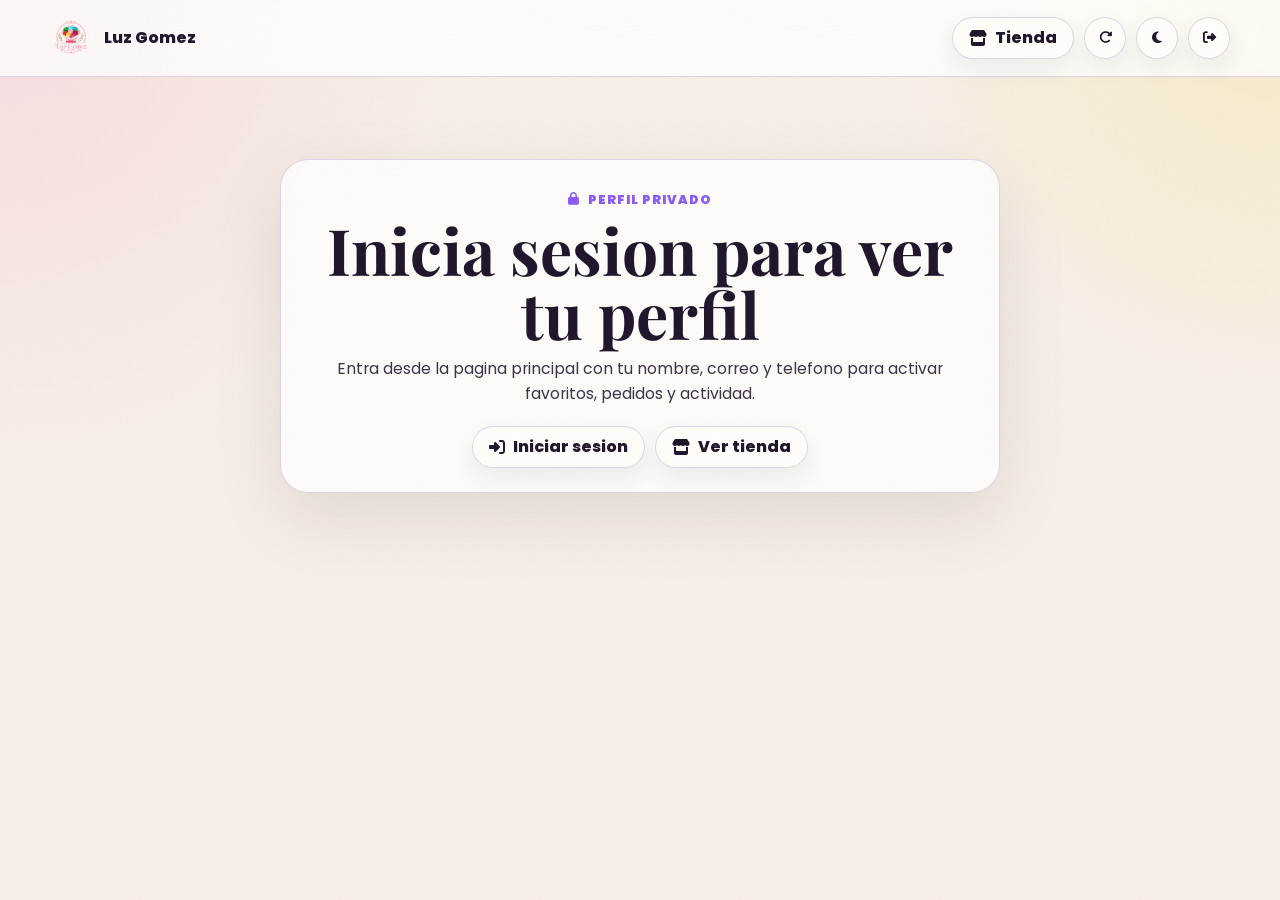
<file: view/mi-perfil.html>
<!DOCTYPE html>
<html lang="es">
<head>
    <meta charset="UTF-8">
    <meta name="viewport" content="width=device-width, initial-scale=1.0">
    <meta name="description" content="Mi perfil de cliente Luz Gomez: favoritos, pedidos, comentarios y actividad social.">
    <title>Mi Perfil | Luz Gomez</title>

    <link rel="preconnect" href="https://fonts.googleapis.com">
    <link rel="preconnect" href="https://fonts.gstatic.com" crossorigin>
    <link href="https://fonts.googleapis.com/css2?family=Playfair+Display:wght@500;600;700&family=Poppins:wght@300;400;500;600;700;800&display=swap" rel="stylesheet">
    <link rel="stylesheet" href="https://cdnjs.cloudflare.com/ajax/libs/font-awesome/6.5.1/css/all.min.css">
    <link rel="icon" type="image/png" href="../img/flores.png">
    <link rel="stylesheet" href="../css/style.css?v=social-db-11">

    <style>
        body.profile-page {
            min-height: 100vh;
            background:
                radial-gradient(circle at top left, rgba(244, 114, 182, 0.16), transparent 28rem),
                radial-gradient(circle at top right, rgba(252, 211, 77, 0.20), transparent 24rem),
                var(--bg-primary);
        }

        .profile-nav {
            position: sticky;
            top: 0;
            z-index: 20;
            border-bottom: 1px solid var(--border-color);
            background: rgba(255, 255, 255, 0.76);
            backdrop-filter: blur(18px);
        }

        [data-theme="dark"] .profile-nav {
            background: rgba(18, 16, 28, 0.82);
        }

        .profile-nav-inner {
            width: min(1180px, calc(100% - 32px));
            min-height: 76px;
            margin: 0 auto;
            display: flex;
            align-items: center;
            justify-content: space-between;
            gap: 16px;
        }

        .profile-logo {
            display: inline-flex;
            align-items: center;
            gap: 12px;
            color: var(--text-primary);
            font-weight: 800;
        }

        .profile-logo img {
            width: 42px;
            height: 42px;
            object-fit: contain;
        }

        .profile-nav-actions {
            display: flex;
            align-items: center;
            gap: 10px;
            flex-wrap: wrap;
        }

        .profile-icon-btn,
        .profile-action {
            min-height: 42px;
            border-radius: 999px;
            border: 1px solid var(--border-color);
            background: var(--bg-card);
            color: var(--text-primary);
            font-weight: 800;
            cursor: pointer;
            box-shadow: 0 10px 24px rgba(32, 21, 43, 0.07);
            transition: transform 0.18s ease, box-shadow 0.18s ease;
        }

        .profile-icon-btn {
            width: 42px;
            display: inline-grid;
            place-items: center;
        }

        .profile-action {
            display: inline-flex;
            align-items: center;
            gap: 8px;
            padding: 0 16px;
        }

        .profile-icon-btn:hover,
        .profile-action:hover {
            transform: translateY(-2px);
            box-shadow: 0 16px 28px rgba(32, 21, 43, 0.12);
        }

        .profile-main {
            width: min(1180px, calc(100% - 32px));
            margin: 0 auto;
            padding: 42px 0 64px;
        }

        .profile-hero {
            display: grid;
            grid-template-columns: minmax(0, 1.15fr) minmax(280px, 0.85fr);
            gap: 20px;
            align-items: stretch;
        }

        .profile-panel {
            border: 1px solid var(--border-color);
            border-radius: 28px;
            background: rgba(255, 255, 255, 0.72);
            box-shadow: 0 24px 70px rgba(32, 21, 43, 0.10);
            backdrop-filter: blur(18px);
        }

        [data-theme="dark"] .profile-panel {
            background: rgba(31, 27, 49, 0.72);
        }

        .profile-identity {
            padding: 28px;
            display: flex;
            align-items: center;
            gap: 20px;
        }

        .profile-avatar-xl {
            width: 96px;
            height: 96px;
            flex: 0 0 auto;
            display: grid;
            place-items: center;
            border-radius: 30px;
            background: linear-gradient(135deg, #d4a574, #e84265);
            color: white;
            font-family: "Playfair Display", serif;
            font-size: 2.8rem;
            font-weight: 700;
            box-shadow: 0 22px 44px rgba(232, 66, 101, 0.22);
        }

        .profile-kicker {
            display: inline-flex;
            align-items: center;
            gap: 8px;
            margin-bottom: 8px;
            color: var(--purple);
            font-size: 0.78rem;
            font-weight: 900;
            text-transform: uppercase;
            letter-spacing: 0.08em;
        }

        .profile-title {
            margin: 0;
            font-family: "Playfair Display", serif;
            font-size: clamp(2rem, 5vw, 4rem);
            line-height: 1;
            letter-spacing: 0;
            color: var(--text-primary);
        }

        .profile-subtitle {
            margin: 10px 0 0;
            color: var(--text-secondary);
            font-size: 0.98rem;
            line-height: 1.6;
        }

        .profile-level-card {
            padding: 24px;
            display: grid;
            align-content: space-between;
            gap: 16px;
        }

        .profile-level-card strong {
            font-size: 1.1rem;
            color: var(--text-primary);
        }

        .profile-progress {
            height: 10px;
            overflow: hidden;
            border-radius: 999px;
            background: rgba(148, 163, 184, 0.22);
        }

        .profile-progress span {
            display: block;
            width: var(--progress, 12%);
            height: 100%;
            border-radius: inherit;
            background: linear-gradient(90deg, #d4a574, #e84265, #8b5cf6);
        }

        .profile-stats-grid {
            margin-top: 20px;
            display: grid;
            grid-template-columns: repeat(4, minmax(0, 1fr));
            gap: 12px;
        }

        .profile-stat-card {
            padding: 18px;
            border-radius: 22px;
            background: var(--bg-card);
            border: 1px solid var(--border-color);
            box-shadow: 0 14px 34px rgba(32, 21, 43, 0.07);
        }

        .profile-stat-card i {
            color: var(--purple);
            margin-bottom: 12px;
        }

        .profile-stat-card b {
            display: block;
            color: var(--text-primary);
            font-size: 1.7rem;
            line-height: 1;
        }

        .profile-stat-card span {
            display: block;
            margin-top: 6px;
            color: var(--text-muted);
            font-size: 0.78rem;
            font-weight: 800;
        }

        .profile-section-grid {
            margin-top: 22px;
            display: grid;
            grid-template-columns: minmax(0, 1.15fr) minmax(280px, 0.85fr);
            gap: 20px;
        }

        .profile-block {
            padding: 24px;
        }

        .profile-block-head {
            display: flex;
            align-items: end;
            justify-content: space-between;
            gap: 16px;
            margin-bottom: 16px;
        }

        .profile-block h2 {
            margin: 0;
            color: var(--text-primary);
            font-family: "Playfair Display", serif;
            font-size: clamp(1.5rem, 3vw, 2.1rem);
            letter-spacing: 0;
        }

        .profile-block-head span {
            color: var(--text-muted);
            font-size: 0.82rem;
            font-weight: 800;
        }

        .profile-products {
            display: grid;
            grid-template-columns: repeat(auto-fit, minmax(150px, 1fr));
            gap: 14px;
        }

        .profile-product {
            overflow: hidden;
            border-radius: 20px;
            background: var(--bg-card);
            border: 1px solid var(--border-color);
            color: var(--text-primary);
            box-shadow: 0 12px 28px rgba(32, 21, 43, 0.08);
        }

        .profile-product img,
        .profile-product .profile-product-empty {
            width: 100%;
            aspect-ratio: 1;
            object-fit: cover;
            display: grid;
            place-items: center;
            background: linear-gradient(135deg, rgba(212, 165, 116, 0.22), rgba(232, 66, 101, 0.16));
            color: var(--purple);
        }

        .profile-product div {
            padding: 12px;
        }

        .profile-product strong {
            display: block;
            font-size: 0.86rem;
            line-height: 1.35;
        }

        .profile-product span {
            display: block;
            margin-top: 6px;
            color: var(--purple);
            font-weight: 900;
            font-size: 0.82rem;
        }

        .profile-list {
            display: grid;
            gap: 10px;
        }

        .profile-list-item {
            display: grid;
            gap: 5px;
            padding: 14px;
            border-radius: 18px;
            background: var(--bg-card);
            border: 1px solid var(--border-color);
        }

        .profile-list-item strong {
            color: var(--text-primary);
            font-size: 0.92rem;
        }

        .profile-list-item span,
        .profile-list-item p {
            margin: 0;
            color: var(--text-muted);
            font-size: 0.8rem;
            line-height: 1.45;
        }

        .profile-empty {
            padding: 24px;
            border-radius: 20px;
            border: 1px dashed rgba(139, 92, 246, 0.34);
            background: rgba(139, 92, 246, 0.07);
            color: var(--text-secondary);
            text-align: center;
            font-weight: 700;
        }

        .profile-loading {
            min-height: 50vh;
            display: grid;
            place-items: center;
            gap: 16px;
            text-align: center;
            color: var(--text-secondary);
        }

        .profile-loading i {
            font-size: 2rem;
            color: var(--purple);
            animation: spin 1s linear infinite;
        }

        @keyframes spin {
            to { transform: rotate(360deg); }
        }

        @media (max-width: 860px) {
            .profile-hero,
            .profile-section-grid,
            .profile-stats-grid {
                grid-template-columns: 1fr;
            }

            .profile-identity {
                align-items: flex-start;
                flex-direction: column;
            }

            .profile-nav-inner {
                min-height: auto;
                padding: 12px 0;
                align-items: flex-start;
                flex-direction: column;
            }

            .profile-nav-actions {
                width: 100%;
            }

            .profile-action {
                flex: 1;
                justify-content: center;
            }
        }
    </style>
</head>
<body class="profile-page">
    <nav class="profile-nav">
        <div class="profile-nav-inner">
            <a href="tienda.html" class="profile-logo">
                <img src="../img/flores.png" alt="Luz Gomez">
                <span>Luz Gomez</span>
            </a>
            <div class="profile-nav-actions">
                <a class="profile-action" href="tienda.html"><i class="fa-solid fa-store"></i> Tienda</a>
                <button class="profile-icon-btn" id="reloadBtn" type="button" aria-label="Recargar perfil" title="Recargar perfil">
                    <i class="fa-solid fa-rotate-right"></i>
                </button>
                <button class="profile-icon-btn" id="themeBtn" type="button" aria-label="Cambiar tema" title="Cambiar tema">
                    <i class="fa-solid fa-moon"></i>
                </button>
                <button class="profile-icon-btn" id="logoutBtn" type="button" aria-label="Cerrar sesion" title="Cerrar sesion">
                    <i class="fa-solid fa-right-from-bracket"></i>
                </button>
            </div>
        </div>
    </nav>

    <main class="profile-main" id="profileApp">
        <div class="profile-loading">
            <i class="fa-solid fa-spinner"></i>
            <p>Cargando tu perfil social...</p>
        </div>
    </main>

    <script>
        const BASE_URL = 'https://script.google.com/macros/s/AKfycbyI1pONadMWJhganMWt4kah4bB4jNHgraJG8S1A_uAGnRHiGdjL_U9tdDhpCEbKNqQ/exec';
        const app = document.getElementById('profileApp');
        const session = readSession();

        document.getElementById('reloadBtn').addEventListener('click', () => window.location.reload());
        document.getElementById('logoutBtn').addEventListener('click', logout);
        document.getElementById('themeBtn').addEventListener('click', toggleTheme);

        const savedTheme = localStorage.getItem('theme') || 'light';
        document.documentElement.setAttribute('data-theme', savedTheme);
        updateThemeIcon(savedTheme);

        init();

        async function init() {
            if (!session || !session.id || session.tipo === 'vendedor') {
                renderNoSession();
                return;
            }

            const result = await apiCall('getCustomerProfile', { clienteId: session.id });
            if (!result.success) {
                renderError(result.error || 'No se pudo cargar el perfil.');
                return;
            }
            renderProfile(result.data || {});
        }

        async function apiCall(action, params = {}) {
            try {
                const response = await fetch(BASE_URL, {
                    method: 'POST',
                    headers: { 'Content-Type': 'text/plain;charset=utf-8' },
                    body: JSON.stringify({ action, params })
                });
                if (!response.ok) throw new Error('El servidor aun no respondio.');
                return await response.json();
            } catch (error) {
                return { success: false, data: null, error: error.message };
            }
        }

        function readSession() {
            try {
                return JSON.parse(localStorage.getItem('lg_session') || 'null');
            } catch (error) {
                return null;
            }
        }

        function renderProfile(profile) {
            const cliente = profile.cliente || {};
            const favoritos = profile.favoritos || [];
            const pedidos = profile.pedidos || [];
            const comentarios = profile.comentarios || [];
            const reacciones = profile.reacciones || [];
            const vistos = profile.vistos || [];
            const points = Number(profile.puntos || 0);
            const progress = Math.max(8, Math.min(100, points % 100 || points ? points : 8));
            const name = cliente.nombre || session.nombre || 'Cliente Luz Gomez';
            const initial = String(name).trim().slice(0, 1).toUpperCase() || 'L';

            app.innerHTML = `
                <section class="profile-hero">
                    <div class="profile-panel profile-identity">
                        <div class="profile-avatar-xl">${esc(initial)}</div>
                        <div>
                            <span class="profile-kicker"><i class="fa-solid fa-user"></i> Mi perfil</span>
                            <h1 class="profile-title">${esc(name)}</h1>
                            <p class="profile-subtitle">Tu espacio de cliente: favoritos, pedidos, comentarios, reacciones y productos que has visto.</p>
                        </div>
                    </div>
                    <div class="profile-panel profile-level-card">
                        <span class="profile-kicker"><i class="fa-solid fa-gem"></i> Nivel social</span>
                        <strong>${esc(profile.nivel || 'Nueva amiga de Luz')}</strong>
                        <p class="profile-subtitle">${points} puntos acumulados por compras, favoritos, comentarios y reacciones.</p>
                        <div class="profile-progress" style="--progress:${progress}%"><span></span></div>
                    </div>
                </section>

                <section class="profile-stats-grid" aria-label="Resumen de perfil">
                    ${statCard('fa-heart', favoritos.length, 'Favoritos')}
                    ${statCard('fa-bag-shopping', pedidos.length, 'Pedidos')}
                    ${statCard('fa-comment-dots', comentarios.length, 'Comentarios')}
                    ${statCard('fa-face-smile', reacciones.length, 'Reacciones')}
                </section>

                <section class="profile-section-grid">
                    <div class="profile-panel profile-block">
                        <div class="profile-block-head">
                            <h2>Tus favoritos</h2>
                            <span>Guardado para despues</span>
                        </div>
                        <div class="profile-products">
                            ${favoritos.length ? favoritos.map(productCard).join('') : emptyState('Todavia no tienes favoritos. Vuelve a la tienda y toca el corazon de un producto.')}
                        </div>
                    </div>

                    <div class="profile-panel profile-block">
                        <div class="profile-block-head">
                            <h2>Actividad</h2>
                            <span>Social y reciente</span>
                        </div>
                        <div class="profile-list">
                            ${activityList(reacciones, vistos)}
                        </div>
                    </div>
                </section>

                <section class="profile-section-grid">
                    <div class="profile-panel profile-block">
                        <div class="profile-block-head">
                            <h2>Pedidos recientes</h2>
                            <span>Historial</span>
                        </div>
                        <div class="profile-list">
                            ${pedidos.length ? pedidos.map(orderItem).join('') : emptyState('Aun no hay pedidos registrados en este perfil.')}
                        </div>
                    </div>

                    <div class="profile-panel profile-block">
                        <div class="profile-block-head">
                            <h2>Comentarios</h2>
                            <span>Tu voz</span>
                        </div>
                        <div class="profile-list">
                            ${comentarios.length ? comentarios.map(commentItem).join('') : emptyState('Cuando comentes productos, apareceran aqui.')}
                        </div>
                    </div>
                </section>
            `;
        }

        function statCard(icon, value, label) {
            return `<article class="profile-stat-card"><i class="fa-solid ${icon}"></i><b>${value}</b><span>${label}</span></article>`;
        }

        function productCard(product) {
            const img = product.imagen_url || product.thumbnail_url || '';
            return `
                <a class="profile-product" href="tienda.html#productos">
                    ${img ? `<img src="${esc(img)}" alt="${esc(product.nombre || 'Producto')}" loading="lazy">` : '<div class="profile-product-empty"><i class="fa-solid fa-image"></i></div>'}
                    <div>
                        <strong>${esc(product.nombre || 'Producto guardado')}</strong>
                        <span>${money(product.precio)}</span>
                    </div>
                </a>
            `;
        }

        function activityList(reacciones, vistos) {
            const items = [];
            reacciones.slice(0, 5).forEach(item => {
                items.push(`<article class="profile-list-item"><strong>${esc(item.emoji || '❤️')} Reaccionaste</strong><span>${esc(item.target_type || 'contenido')} ${esc(item.target_id || '')}</span></article>`);
            });
            vistos.slice(0, 5).forEach(item => {
                items.push(`<article class="profile-list-item"><strong><i class="fa-solid fa-eye"></i> Producto visto</strong><span>${esc(item.target_id || '')}</span></article>`);
            });
            return items.length ? items.join('') : emptyState('Tu actividad reciente aparecera aqui.');
        }

        function orderItem(order) {
            return `
                <article class="profile-list-item">
                    <strong>Pedido ${esc(order.id || '')}</strong>
                    <span>${esc(order.estado || 'pendiente')} · ${money(order.total)} · ${formatDate(order.fecha_creacion)}</span>
                </article>
            `;
        }

        function commentItem(comment) {
            return `
                <article class="profile-list-item">
                    <strong>${Number(comment.calificacion || 5)} estrellas</strong>
                    <p>${esc(comment.comentario || '')}</p>
                    <span>${formatDate(comment.fecha)}</span>
                </article>
            `;
        }

        function emptyState(text) {
            return `<div class="profile-empty">${esc(text)}</div>`;
        }

        function renderNoSession() {
            app.innerHTML = `
                <section class="profile-panel profile-block" style="max-width:720px;margin:40px auto;text-align:center;">
                    <span class="profile-kicker"><i class="fa-solid fa-lock"></i> Perfil privado</span>
                    <h1 class="profile-title">Inicia sesion para ver tu perfil</h1>
                    <p class="profile-subtitle">Entra desde la pagina principal con tu nombre, correo y telefono para activar favoritos, pedidos y actividad.</p>
                    <div class="profile-nav-actions" style="justify-content:center;margin-top:20px;">
                        <a class="profile-action" href="../index.html"><i class="fa-solid fa-right-to-bracket"></i> Iniciar sesion</a>
                        <a class="profile-action" href="tienda.html"><i class="fa-solid fa-store"></i> Ver tienda</a>
                    </div>
                </section>
            `;
        }

        function renderError(message) {
            app.innerHTML = `
                <section class="profile-panel profile-block" style="max-width:720px;margin:40px auto;text-align:center;">
                    <span class="profile-kicker"><i class="fa-solid fa-triangle-exclamation"></i> Algo paso</span>
                    <h1 class="profile-title">No cargo tu perfil</h1>
                    <p class="profile-subtitle">${esc(message)}</p>
                    <div class="profile-nav-actions" style="justify-content:center;margin-top:20px;">
                        <button class="profile-action" type="button" onclick="window.location.reload()"><i class="fa-solid fa-rotate-right"></i> Recargar</button>
                        <a class="profile-action" href="tienda.html"><i class="fa-solid fa-store"></i> Volver a tienda</a>
                    </div>
                </section>
            `;
        }

        function toggleTheme() {
            const current = document.documentElement.getAttribute('data-theme') || 'light';
            const next = current === 'light' ? 'dark' : 'light';
            document.documentElement.setAttribute('data-theme', next);
            localStorage.setItem('theme', next);
            updateThemeIcon(next);
        }

        function updateThemeIcon(theme) {
            const icon = document.querySelector('#themeBtn i');
            icon.className = theme === 'dark' ? 'fa-solid fa-sun' : 'fa-solid fa-moon';
        }

        function logout() {
            localStorage.removeItem('lg_session');
            window.location.href = '../index.html';
        }

        function money(value) {
            return '$ ' + Number(value || 0).toLocaleString('es-CO', { minimumFractionDigits: 2, maximumFractionDigits: 2 });
        }

        function formatDate(value) {
            if (!value) return 'Sin fecha';
            const date = new Date(value);
            if (Number.isNaN(date.getTime())) return 'Sin fecha';
            return date.toLocaleDateString('es-CO', { day: '2-digit', month: 'short', year: 'numeric' });
        }

        function esc(value) {
            return String(value ?? '').replace(/[&<>"']/g, char => ({
                '&': '&amp;',
                '<': '&lt;',
                '>': '&gt;',
                '"': '&quot;',
                "'": '&#39;'
            }[char]));
        }
    </script>
</body>
</html>
</file>
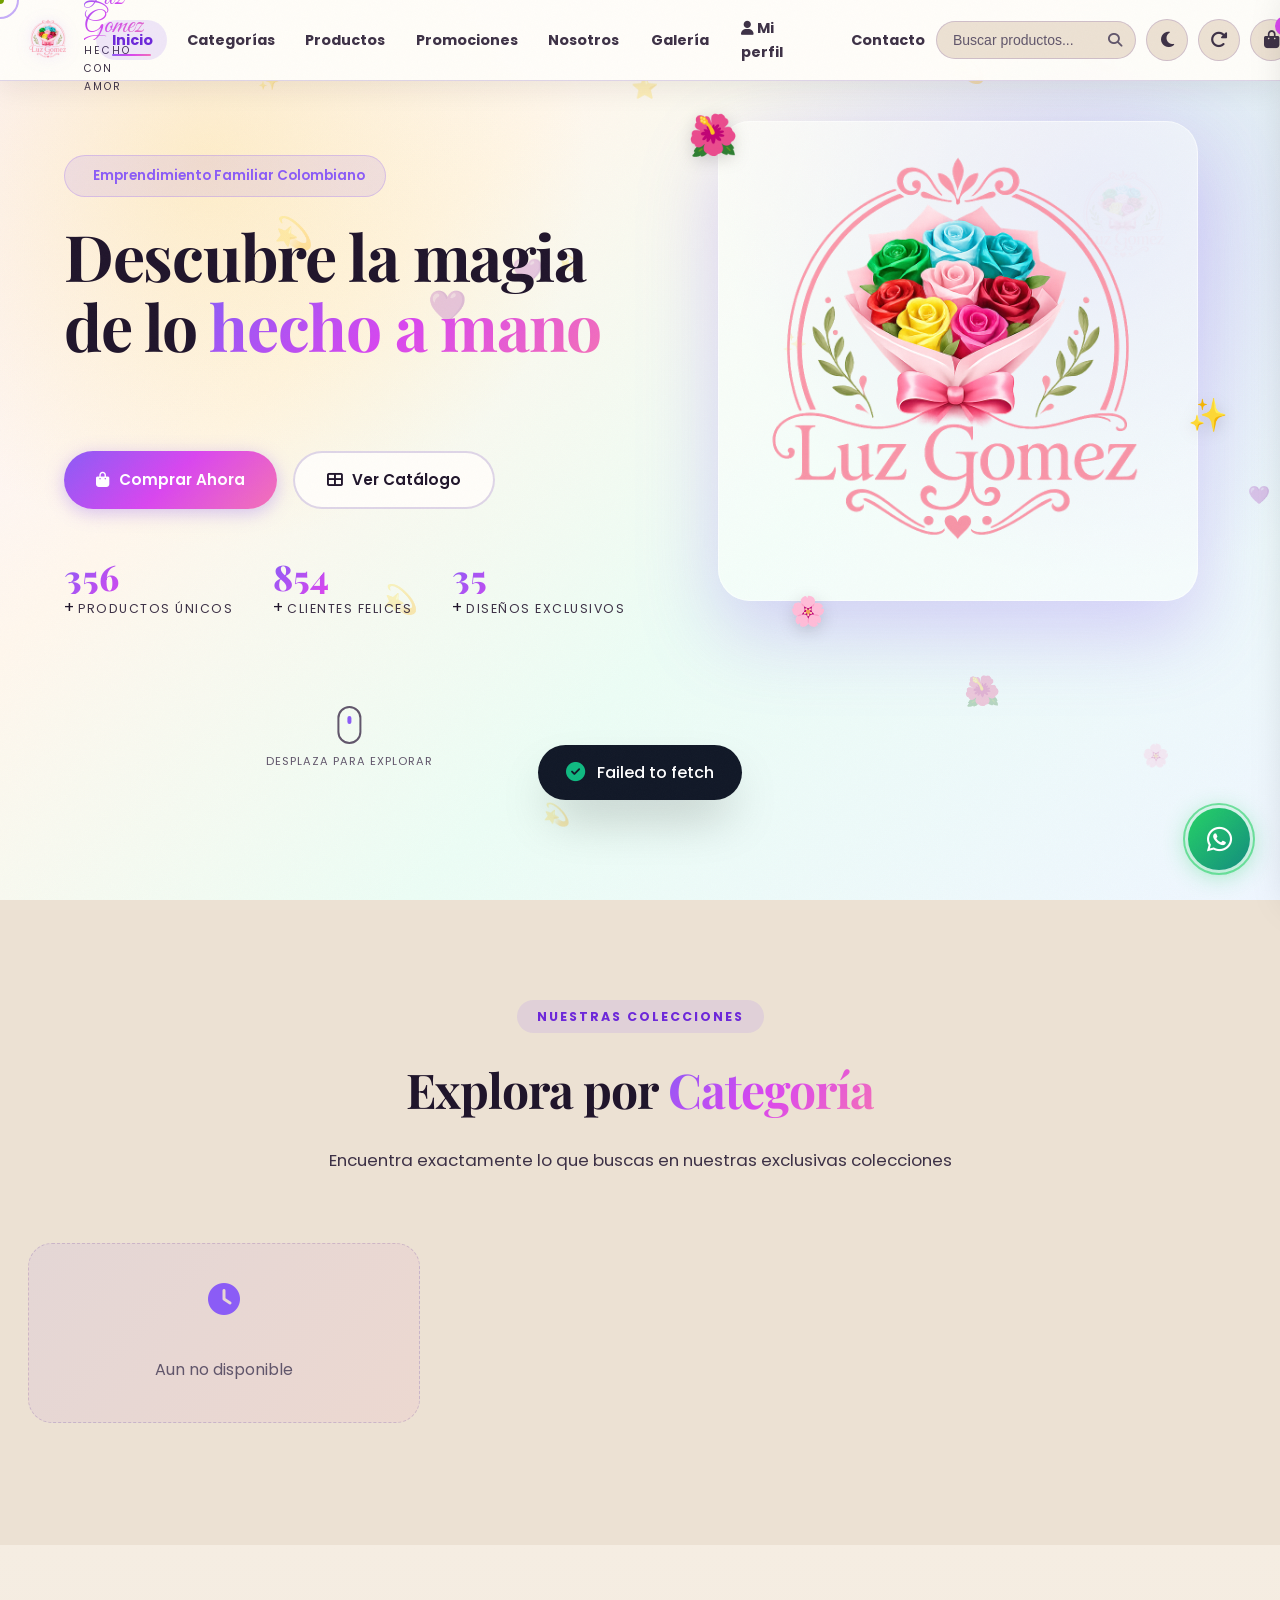
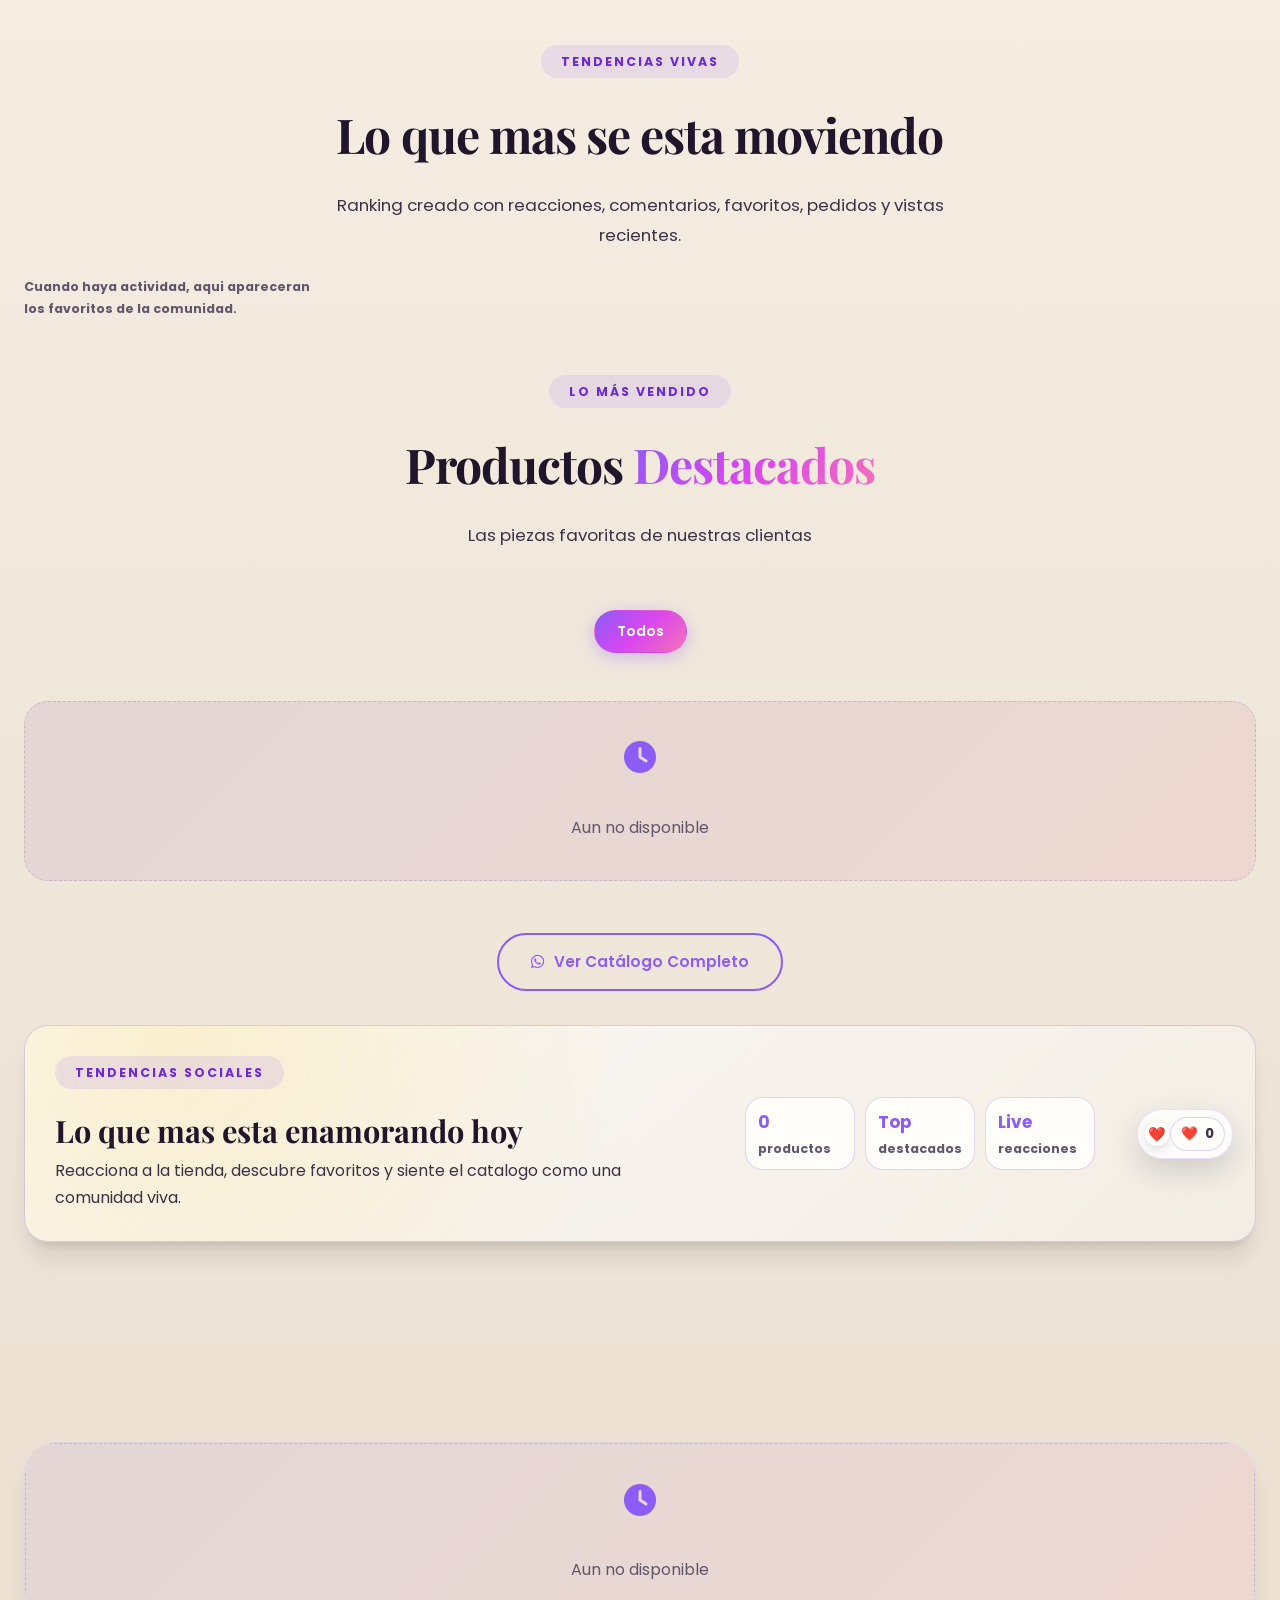
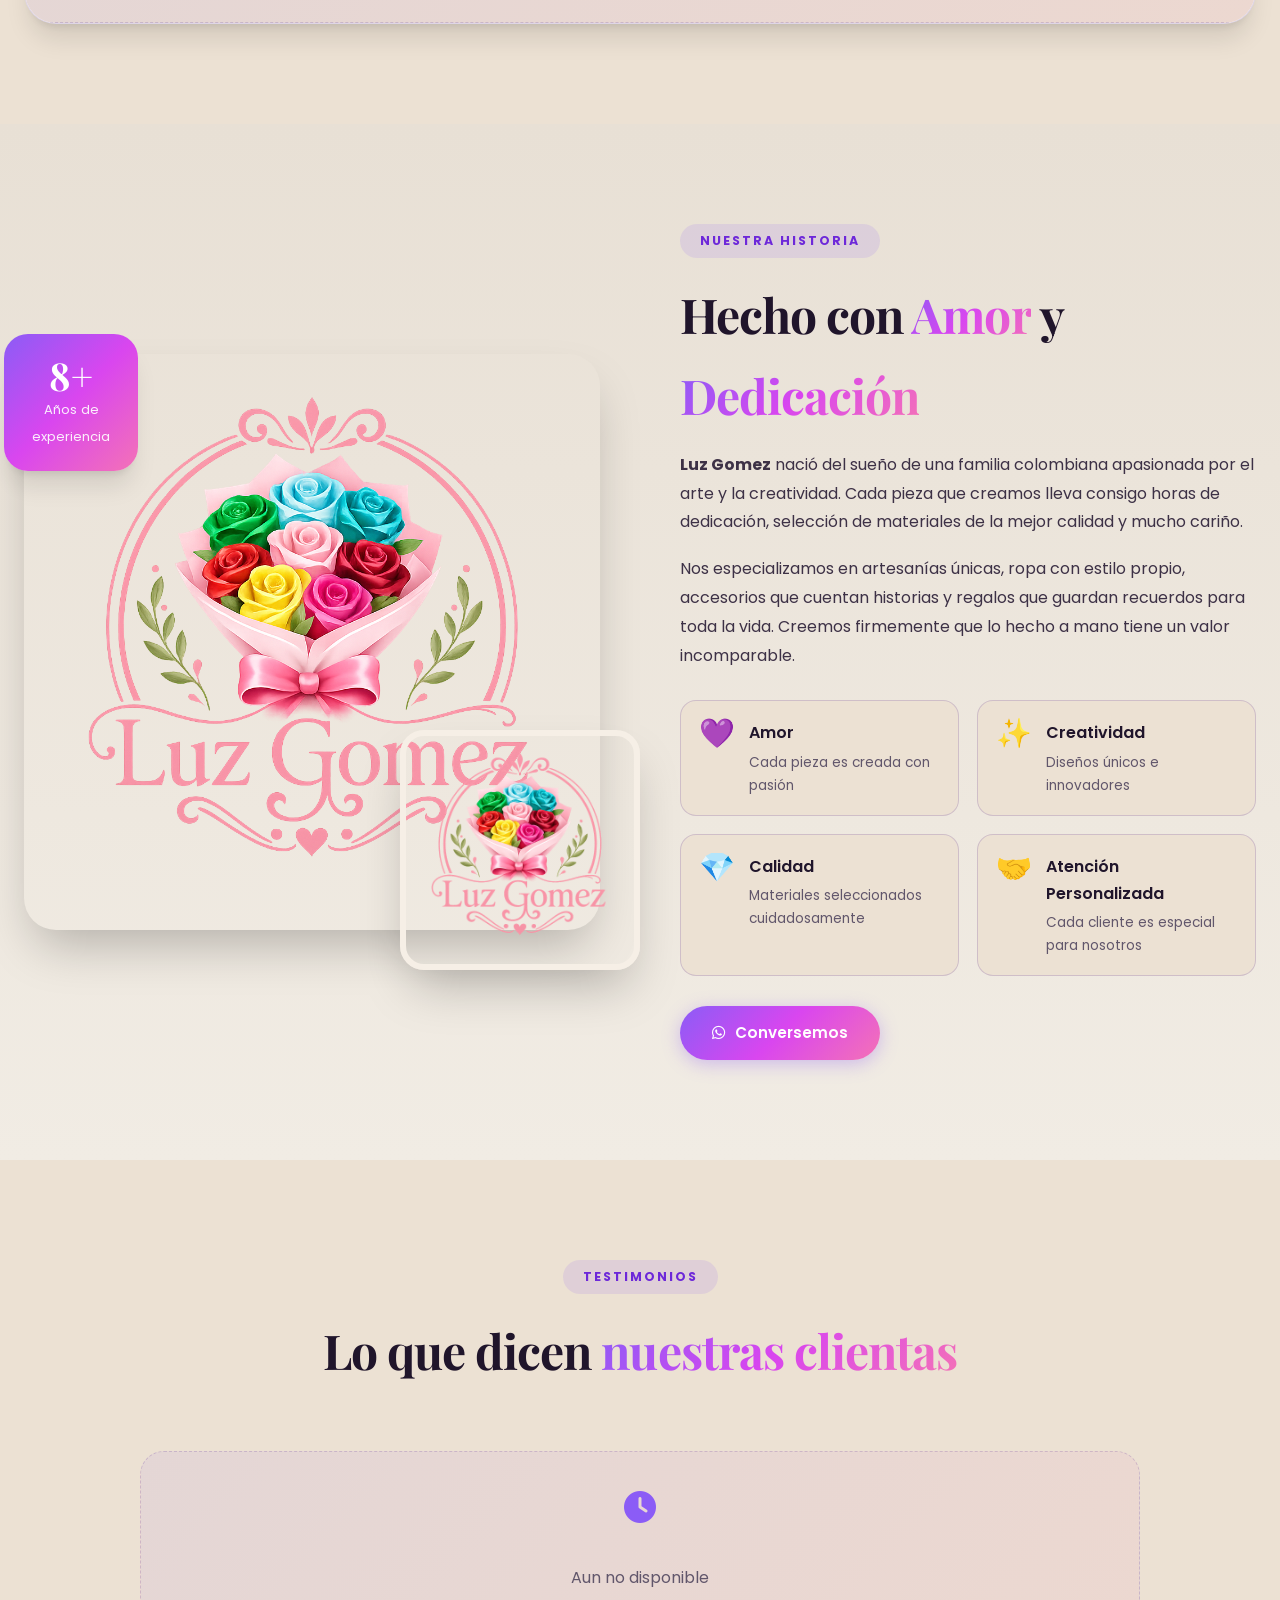
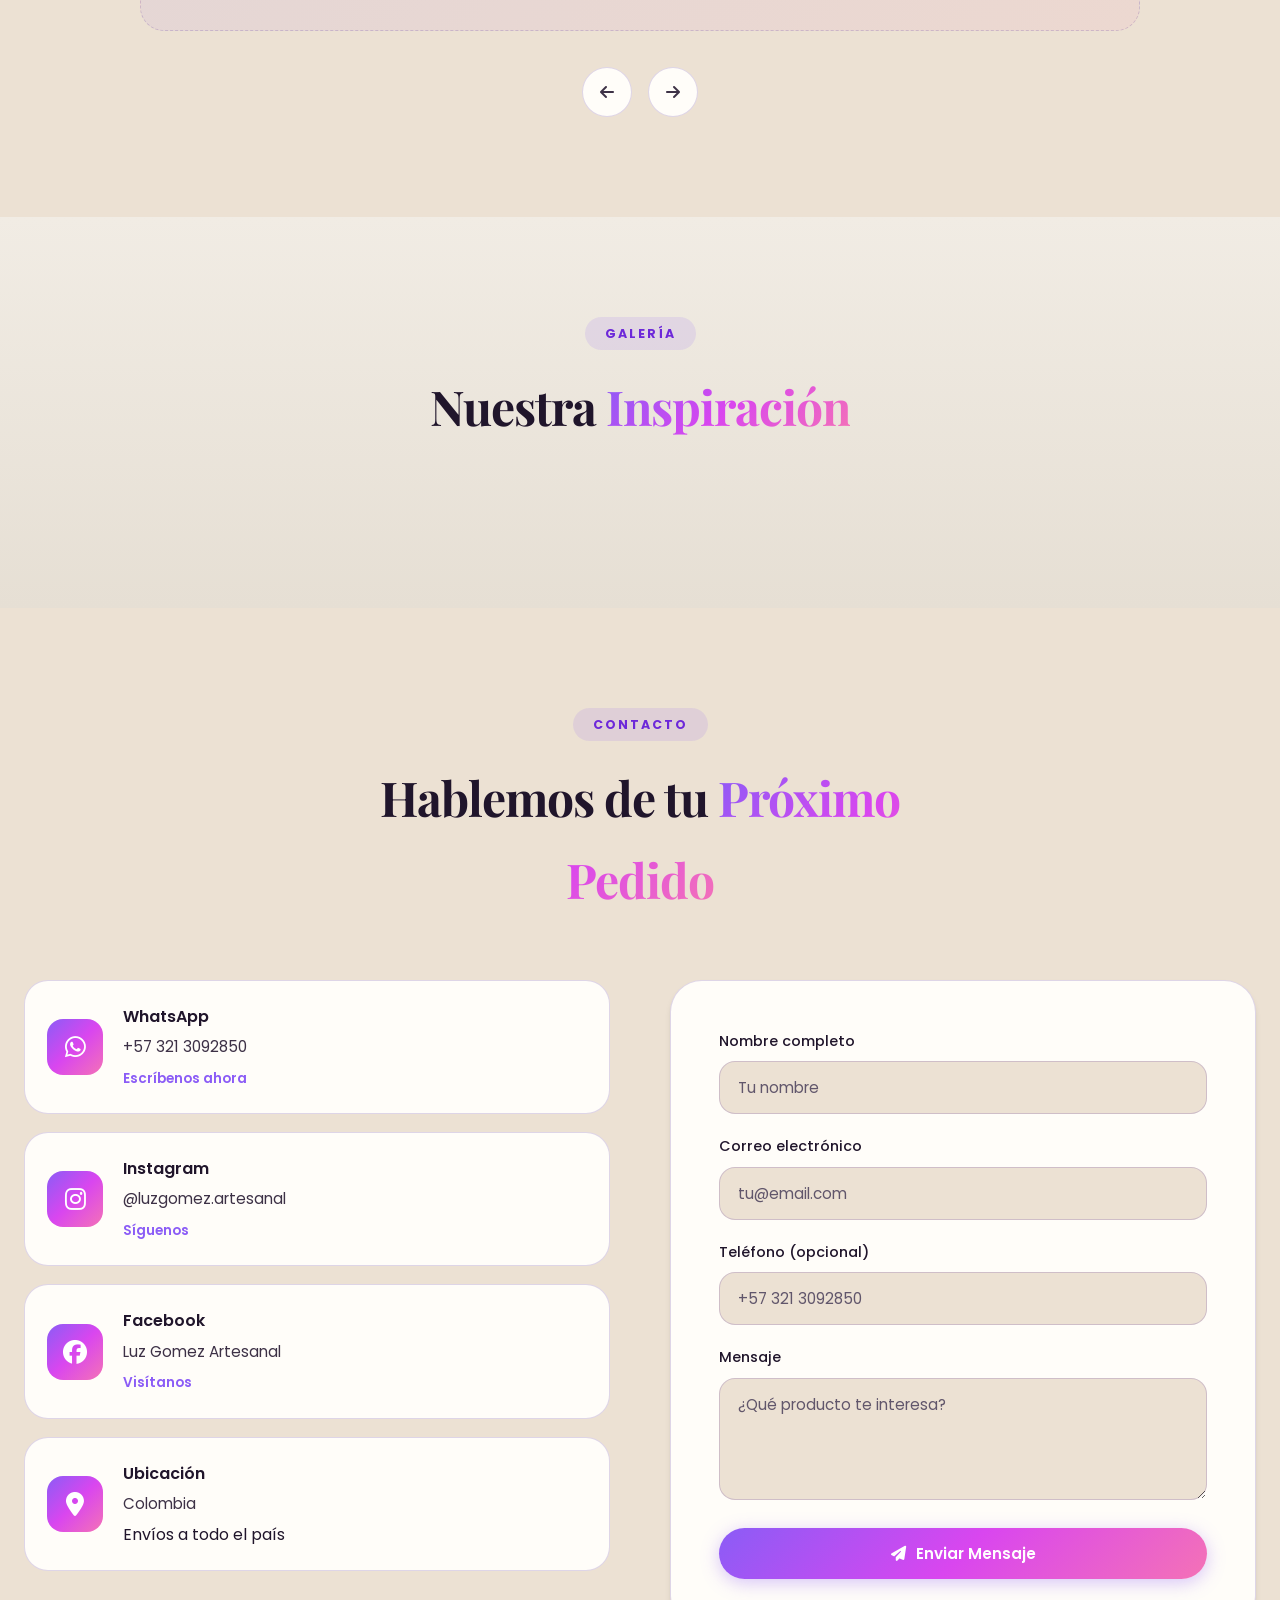
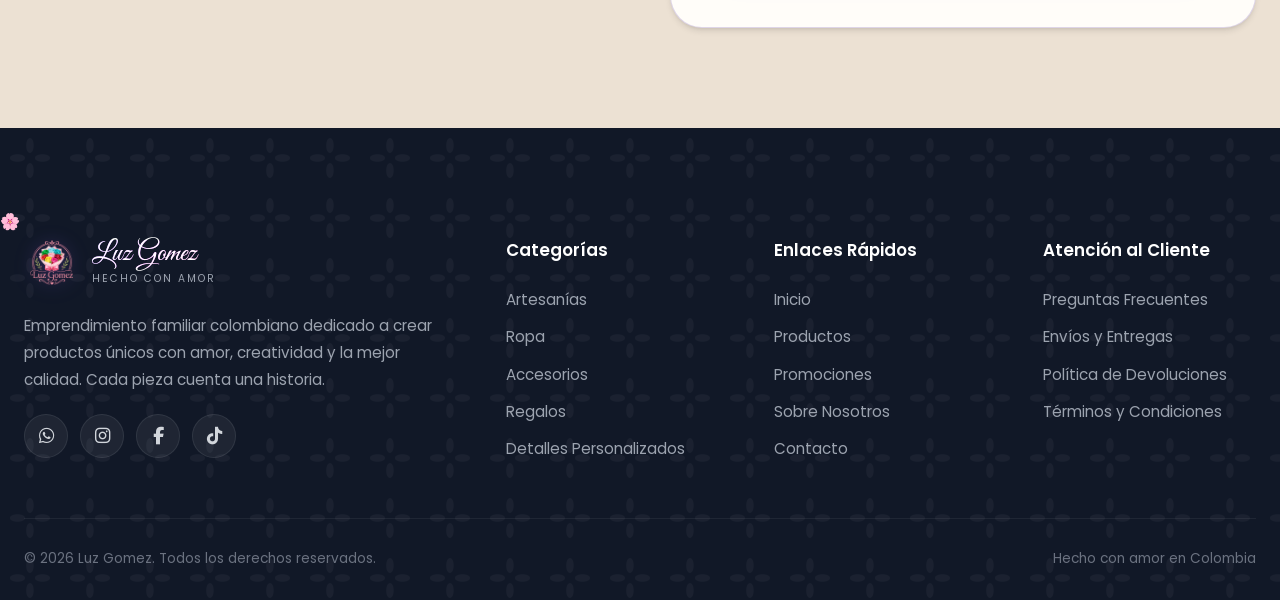
<file: view/tienda.html>
<!DOCTYPE html>
<html lang="es">
<head>
    <meta charset="UTF-8">
    <meta name="viewport" content="width=device-width, initial-scale=1.0">
    <meta name="description" content="Luz Gomez - Tienda de artesanías, ropa, accesorios y regalos personalizados. Emprendimiento familiar con amor y creatividad.">
    <title>Luz Gomez | Artesanías, Ropa & Regalos con Amor</title>
    
    <!-- Google Fonts -->
    <link rel="preconnect" href="https://fonts.googleapis.com">
    <link rel="preconnect" href="https://fonts.gstatic.com" crossorigin>
    <link href="https://fonts.googleapis.com/css2?family=Playfair+Display:wght@400;500;600;700&family=Poppins:wght@300;400;500;600;700&family=Great+Vibes&display=swap" rel="stylesheet">
    
    <!-- Font Awesome -->
    <link rel="stylesheet" href="https://cdnjs.cloudflare.com/ajax/libs/font-awesome/6.5.1/css/all.min.css">
    <link rel="icon" type="image/png" href="../img/flores.png">
    <!-- CSS -->
    <link rel="stylesheet" href="../css/style.css?v=social-db-11">
    <style>
        .slow-notice {
            position: fixed;
            right: 22px;
            bottom: 24px;
            width: min(390px, calc(100vw - 32px));
            z-index: 4100;
            padding: 16px;
            border-radius: 16px;
            background: rgba(17, 24, 39, 0.94);
            color: #fff;
            border: 1px solid rgba(252, 211, 77, 0.26);
            box-shadow: 0 24px 60px rgba(0, 0, 0, 0.35);
            backdrop-filter: blur(18px);
            opacity: 0;
            visibility: hidden;
            transform: translate3d(0, 18px, 0);
            transition: opacity 0.24s ease, transform 0.24s ease, visibility 0.24s ease;
        }
        .slow-notice.show { opacity: 1; visibility: visible; transform: translate3d(0, 0, 0); }
        .slow-notice strong { display: block; margin-bottom: 5px; color: #fde68a; font-size: 0.94rem; }
        .slow-notice p { margin: 0 0 12px; color: rgba(255,255,255,0.82); font-size: 0.84rem; line-height: 1.45; }
        .slow-notice-actions { display: flex; gap: 8px; flex-wrap: wrap; }
        .slow-notice-actions button { min-height: 36px; padding: 8px 12px; border-radius: 999px; border: 1px solid rgba(255,255,255,0.16); background: rgba(255,255,255,0.08); color: #fff; font-size: 0.78rem; font-weight: 700; cursor: pointer; }
        .slow-notice-actions button { background: linear-gradient(135deg, #9333EA, #EC4899); color: #fff; border-color: transparent; box-shadow: 0 14px 30px rgba(236,72,153,.18); }
        @media (max-width: 540px) { .slow-notice { left: 14px; right: 14px; bottom: 14px; width: auto; } }
    </style>
</head>
<body>

    <!-- ==================== LOADER INICIAL ==================== -->
    <div id="page-loader" class="loader">
        <div class="loader-content">
            <img src="../img/flores.png" alt="Luz Gomez" class="loader-flower-img">
            <h2 class="loader-brand">Luz Gomez</h2>
            <div class="loader-bar">
                <div class="loader-progress"></div>
            </div>
            <p class="loader-text">Cargando magia artesanal...</p>
        </div>
    </div>

    <!-- ==================== BOTÓN FLOTANTE WHATSAPP ==================== -->
    <a href="https://wa.me/573213092850?text=¡Hola!%20Me%20interesa%20un%20producto%20de%20Luz%20Gomez" 
       class="whatsapp-float" target="_blank" aria-label="Contactar por WhatsApp">
        <i class="fab fa-whatsapp"></i>
        <span class="whatsapp-pulse"></span>
    </a>

    <!-- ==================== BOTÓN VOLVER ARRIBA ==================== -->
    <button id="backToTop" class="back-to-top" aria-label="Volver arriba">
        <i class="fas fa-arrow-up"></i>
    </button>

    <!-- ==================== HEADER / NAVEGACIÓN ==================== -->
    <header class="header" id="header">
        <div class="header-container">
            <!-- Logo -->
            <a href="#" class="logo">
                <img src="../img/flores.png" alt="Luz Gomez" class="logo-img">
                <div class="logo-text">
                    <span class="logo-main">Luz Gomez</span>
                    <span class="logo-sub">Hecho con amor</span>
                </div>
            </a>

            <!-- Navegación Desktop -->
            <nav class="nav-desktop">
                <a href="#inicio" class="nav-link active">Inicio</a>
                <a href="#categorias" class="nav-link">Categorías</a>
                <a href="#productos" class="nav-link">Productos</a>
                <a href="#promociones" class="nav-link">Promociones</a>
                <a href="#nosotros" class="nav-link">Nosotros</a>
                <a href="#galeria" class="nav-link">Galería</a>
                <a href="mi-perfil.html" class="nav-link nav-profile-link"><i class="fas fa-user"></i> Mi perfil</a>
                <a href="#contacto" class="nav-link">Contacto</a>
            </nav>

            <!-- Acciones Header -->
            <div class="header-actions">
                <!-- Buscador -->
                <div class="search-box">
                    <input type="text" placeholder="Buscar productos..." id="searchInput">
                    <button class="search-btn"><i class="fas fa-search"></i></button>
                </div>

                <!-- Modo Oscuro -->
                <button class="theme-toggle" id="themeToggle" aria-label="Cambiar tema">
                    <i class="fas fa-moon"></i>
                </button>

                <!-- Recargar pagina -->
                <button class="theme-toggle" id="reloadPageBtn" type="button" aria-label="Recargar página" title="Recargar página">
                    <i class="fas fa-rotate-right"></i>
                </button>

                <!-- Carrito -->
                <button class="cart-btn" id="cartBtn" aria-label="Ver carrito">
                    <i class="fas fa-shopping-bag"></i>
                    <span class="cart-count" id="cartCount">0</span>
                </button>

                <!-- Cerrar Sesion -->
                <button class="logout-btn" id="logoutBtn" aria-label="Cerrar sesion" title="Cerrar sesion">
                    <i class="fas fa-right-from-bracket"></i>
                </button>

                <!-- Menú Hamburguesa -->
                <button class="menu-toggle" id="menuToggle" aria-label="Abrir menú">
                    <span></span>
                    <span></span>
                    <span></span>
                </button>
            </div>
        </div>

        <!-- Menú Mobile -->
        <nav class="nav-mobile" id="navMobile">
            <a href="#inicio" class="nav-mobile-link">Inicio</a>
            <a href="#categorias" class="nav-mobile-link">Categorías</a>
            <a href="#productos" class="nav-mobile-link">Productos</a>
            <a href="#promociones" class="nav-mobile-link">Promociones</a>
            <a href="#nosotros" class="nav-mobile-link">Nosotros</a>
            <a href="#galeria" class="nav-mobile-link">Galería</a>
            <a href="mi-perfil.html" class="nav-mobile-link"><i class="fas fa-user"></i> Mi perfil</a>
            <a href="#contacto" class="nav-mobile-link">Contacto</a>
            <button class="nav-mobile-link nav-mobile-logout" id="mobileLogoutBtn">
                <i class="fas fa-right-from-bracket"></i> Cerrar Sesion
            </button>
            <div class="nav-mobile-footer">
                <a href="https://wa.me/573213092850" target="_blank"><i class="fab fa-whatsapp"></i></a>
                <a href="#" target="_blank"><i class="fab fa-instagram"></i></a>
                <a href="#" target="_blank"><i class="fab fa-facebook"></i></a>
            </div>
        </nav>
    </header>

    <!-- ==================== CARRITO SIDEBAR ==================== -->
    <div class="cart-overlay" id="cartOverlay"></div>
    <aside class="cart-sidebar" id="cartSidebar">
        <div class="cart-header">
            <h3><i class="fas fa-shopping-bag"></i> Tu Carrito</h3>
            <button class="cart-close" id="cartClose"><i class="fas fa-times"></i></button>
        </div>
        <div class="cart-items" id="cartItems">
            <!-- Items se agregan dinámicamente -->
            <div class="cart-empty">
                <i class="fas fa-shopping-basket"></i>
                <p>Tu carrito está vacío</p>
                <span>¡Agrega productos hermosos!</span>
            </div>
        </div>
        <div class="cart-footer">
            <div class="cart-total">
                <span>Total:</span>
                <span id="cartTotal">$ 0.00</span>
            </div>
            <a href="https://wa.me/573213092850?text=Hola,%20quiero%20comprar%20estos%20productos" 
               class="cart-checkout" target="_blank">
                <i class="fab fa-whatsapp"></i> Comprar por WhatsApp
            </a>
        </div>
    </aside>

    <!-- ==================== HERO SECTION ==================== -->
    <section class="hero" id="inicio">
        <div class="hero-particles" id="heroParticles">
            <div class="hero-logo-float">
                <img src="../img/flores.png" alt="Decoración">
            </div>
        </div>
        <div class="hero-content">
            <div class="hero-badge fade-in-up">
                <i class="fas fa-sparkles"></i>
                <span>Emprendimiento Familiar Colombiano</span>
            </div>
            <h1 class="hero-title fade-in-up delay-1">
                Descubre la magia de lo <span class="text-gradient">hecho a mano</span>
            </h1>
            <p class="hero-desc fade-in-up delay-2">
                Artesanías únicas, ropa con estilo, accesorios que enamoran y regalos que 
                guardan recuerdos para siempre. Cada pieza cuenta una historia de amor.
            </p>
            <div class="hero-buttons fade-in-up delay-3">
                <a href="#productos" class="btn btn-primary">
                    <i class="fas fa-shopping-bag"></i> Comprar Ahora
                </a>
                <a href="#categorias" class="btn btn-secondary">
                    <i class="fas fa-th-large"></i> Ver Catálogo
                </a>
            </div>
            <div class="hero-stats fade-in-up delay-4">
                <div class="stat-item">
                    <span class="stat-number" data-target="500">0</span>+
                    <span class="stat-label">Productos Únicos</span>
                </div>
                <div class="stat-item">
                    <span class="stat-number" data-target="1200">0</span>+
                    <span class="stat-label">Clientes Felices</span>
                </div>
                <div class="stat-item">
                    <span class="stat-number" data-target="50">0</span>+
                    <span class="stat-label">Diseños Exclusivos</span>
                </div>
            </div>
        </div>
        <div class="hero-image fade-in-left delay-2">
            <div class="hero-img-wrapper">
                <img src="../img/flores.png" 
                     alt="Artesanías y productos femeninos Luz Gomez">
                     
                <div class="hero-img-decoration deco-1">🌺</div>
                <br>
                <div class="hero-img-decoration deco-2">✨</div>
                <br>
                <div class="hero-img-decoration deco-3">🌸</div>
            </div>
        </div>
        <div class="hero-scroll">
            <div class="scroll-mouse">
                <div class="scroll-wheel"></div>
            </div>
            <span>Desplaza para explorar</span>
        </div>
    </section>

    <!-- ==================== CATEGORÍAS ==================== -->
    <section class="categories" id="categorias">
        <div class="container">
            <div class="section-header reveal">
                <span class="section-tag">Nuestras Colecciones</span>
                <h2 class="section-title">Explora por <span>Categoría</span></h2>
                <p class="section-desc">Encuentra exactamente lo que buscas en nuestras exclusivas colecciones</p>
            </div>
            <div class="categories-grid">
                <div class="category-card reveal" data-category="artesanias">
                    <div class="category-img">
                        <img src="../img/flores.png" alt="Artesanías">
                        <div class="category-overlay"></div>
                    </div>
                    <div class="category-info">
                        <div class="category-icon">🎨</div>
                        <h3>Artesanías</h3>
                        <p>Piezas únicas hechas a mano con dedicación</p>
                        <span class="category-count">120 productos</span>
                    </div>
                </div>
                <div class="category-card reveal" data-category="ropa">
                    <div class="category-img">
                        <img src="../img/flores.png" alt="Ropa">
                        <div class="category-overlay"></div>
                    </div>
                    <div class="category-info">
                        <div class="category-icon">👗</div>
                        <h3>Ropa</h3>
                        <p>Estilo femenino, moderno y artesanal</p>
                        <span class="category-count">85 productos</span>
                    </div>
                </div>
                <div class="category-card reveal" data-category="accesorios">
                    <div class="category-img">
                        <img src="../img/flores.png" alt="Accesorios">
                        <div class="category-overlay"></div>
                    </div>
                    <div class="category-info">
                        <div class="category-icon">💍</div>
                        <h3>Accesorios</h3>
                        <p>Detalles que complementan tu belleza</p>
                        <span class="category-count">200 productos</span>
                    </div>
                </div>
                <div class="category-card reveal" data-category="regalos">
                    <div class="category-img">
                        <img src="../img/flores.png" alt="Regalos">
                        <div class="category-overlay"></div>
                    </div>
                    <div class="category-info">
                        <div class="category-icon">🎁</div>
                        <h3>Regalos</h3>
                        <p>Sorpresas inolvidables para cada ocasión</p>
                        <span class="category-count">95 productos</span>
                    </div>
                </div>
                <div class="category-card reveal" data-category="personalizados">
                    <div class="category-img">
                        <img src="../img/flores.png" alt="Personalizados">
                        <div class="category-overlay"></div>
                    </div>
                    <div class="category-info">
                        <div class="category-icon">✨</div>
                        <h3>Detalles Personalizados</h3>
                        <p>Creados especialmente para ti</p>
                        <span class="category-count">60 productos</span>
                    </div>
                </div>
                <div class="category-card reveal" data-category="decoraciones">
                    <div class="category-img">
                        <img src="../img/flores.png" alt="Decoraciones">
                        <div class="category-overlay"></div>
                    </div>
                    <div class="category-info">
                        <div class="category-icon">🏠</div>
                        <h3>Decoraciones</h3>
                        <p>Transforma tu hogar con arte</p>
                        <span class="category-count">75 productos</span>
                    </div>
                </div>
            </div>
        </div>
    </section>

    <!-- ==================== PRODUCTOS DESTACADOS ==================== -->
    <section class="products" id="productos">
        <div class="container">
            <div class="section-header reveal">
                <span class="section-tag">Lo Más Vendido</span>
                <h2 class="section-title">Productos <span>Destacados</span></h2>
                <p class="section-desc">Las piezas favoritas de nuestras clientas</p>
            </div>

            <!-- Filtros -->
            <div class="filters reveal">
                <button class="filter-btn active" data-filter="all">Todos</button>
                <button class="filter-btn" data-filter="artesanias">Artesanías</button>
                <button class="filter-btn" data-filter="ropa">Ropa</button>
                <button class="filter-btn" data-filter="accesorios">Accesorios</button>
                <button class="filter-btn" data-filter="regalos">Regalos</button>
            </div>

            <!-- Grid Productos -->
            <div class="products-grid" id="productsGrid">
                <!-- Producto 1 -->
                <div class="product-card reveal" data-category="accesorios">
                    <div class="product-badge">Más Vendido</div>
                    <div class="product-img">
                        <img src="../img/flores.png" alt="Collar Artesanal">
                        <div class="product-actions">
                            <button class="product-action-btn add-to-cart" data-name="Collar Boho Chic" data-price="45.00" data-img="../img/flores.png">
                                <i class="fas fa-shopping-bag"></i>
                            </button>
                            <a href="https://wa.me/573213092850?text=Hola,%20quiero%20el%20Collar%20Boho%20Chic" 
                               class="product-action-btn" target="_blank">
                                <i class="fab fa-whatsapp"></i>
                            </a>
                            <button class="product-action-btn quick-view">
                                <i class="fas fa-eye"></i>
                            </button>
                        </div>
                    </div>
                    <div class="product-info">
                        <span class="product-category">Accesorios</span>
                        <h3 class="product-name">Collar Boho Chic</h3>
                        <div class="product-price">
                            <span class="price-current">$ 45.00</span>
                        </div>
                        <div class="product-rating">
                            <i class="fas fa-star"></i>
                            <i class="fas fa-star"></i>
                            <i class="fas fa-star"></i>
                            <i class="fas fa-star"></i>
                            <i class="fas fa-star-half-alt"></i>
                            <span>(48)</span>
                        </div>
                    </div>
                </div>

                <!-- Producto 2 -->
                <div class="product-card reveal" data-category="ropa">
                    <div class="product-badge new">Nuevo</div>
                    <div class="product-img">
                        <img src="../img/flores.png" alt="Blusa Floral">
                        <div class="product-actions">
                            <button class="product-action-btn add-to-cart" data-name="Blusa Floral Elegante" data-price="89.00" data-img="../img/flores.png">
                                <i class="fas fa-shopping-bag"></i>
                            </button>
                            <a href="https://wa.me/573213092850?text=Hola,%20quiero%20la%20Blusa%20Floral%20Elegante" 
                               class="product-action-btn" target="_blank">
                                <i class="fab fa-whatsapp"></i>
                            </a>
                            <button class="product-action-btn quick-view">
                                <i class="fas fa-eye"></i>
                            </button>
                        </div>
                    </div>
                    <div class="product-info">
                        <span class="product-category">Ropa</span>
                        <h3 class="product-name">Blusa Floral Elegante</h3>
                        <div class="product-price">
                            <span class="price-current">$ 89.00</span>
                        </div>
                        <div class="product-rating">
                            <i class="fas fa-star"></i>
                            <i class="fas fa-star"></i>
                            <i class="fas fa-star"></i>
                            <i class="fas fa-star"></i>
                            <i class="fas fa-star"></i>
                            <span>(62)</span>
                        </div>
                    </div>
                </div>

                <!-- Producto 3 -->
                <div class="product-card reveal" data-category="artesanias">
                    <div class="product-img">
                        <img src="../img/flores.png" alt="Atrapasueños">
                        <div class="product-actions">
                            <button class="product-action-btn add-to-cart" data-name="Atrapasueños Arcoíris" data-price="55.00" data-img="../img/flores.png">
                                <i class="fas fa-shopping-bag"></i>
                            </button>
                            <a href="https://wa.me/573213092850?text=Hola,%20quiero%20el%20Atrapasueños%20Arcoíris" 
                               class="product-action-btn" target="_blank">
                                <i class="fab fa-whatsapp"></i>
                            </a>
                            <button class="product-action-btn quick-view">
                                <i class="fas fa-eye"></i>
                            </button>
                        </div>
                    </div>
                    <div class="product-info">
                        <span class="product-category">Artesanías</span>
                        <h3 class="product-name">Atrapasueños Arcoíris</h3>
                        <div class="product-price">
                            <span class="price-current">$ 55.00</span>
                            <span class="price-old">$ 70.00</span>
                        </div>
                        <div class="product-rating">
                            <i class="fas fa-star"></i>
                            <i class="fas fa-star"></i>
                            <i class="fas fa-star"></i>
                            <i class="fas fa-star"></i>
                            <i class="far fa-star"></i>
                            <span>(35)</span>
                        </div>
                    </div>
                </div>

                <!-- Producto 4 -->
                <div class="product-card reveal" data-category="regalos">
                    <div class="product-badge sale">-20%</div>
                    <div class="product-img">
                        <img src="../img/flores.png" alt="Caja de Regalo">
                        <div class="product-actions">
                            <button class="product-action-btn add-to-cart" data-name="Caja Sorpresa Premium" data-price="120.00" data-img="../img/flores.png">
                                <i class="fas fa-shopping-bag"></i>
                            </button>
                            <a href="https://wa.me/573213092850?text=Hola,%20quiero%20la%20Caja%20Sorpresa%20Premium" 
                               class="product-action-btn" target="_blank">
                                <i class="fab fa-whatsapp"></i>
                            </a>
                            <button class="product-action-btn quick-view">
                                <i class="fas fa-eye"></i>
                            </button>
                        </div>
                    </div>
                    <div class="product-info">
                        <span class="product-category">Regalos</span>
                        <h3 class="product-name">Caja Sorpresa Premium</h3>
                        <div class="product-price">
                            <span class="price-current">$ 120.00</span>
                            <span class="price-old">$ 150.00</span>
                        </div>
                        <div class="product-rating">
                            <i class="fas fa-star"></i>
                            <i class="fas fa-star"></i>
                            <i class="fas fa-star"></i>
                            <i class="fas fa-star"></i>
                            <i class="fas fa-star"></i>
                            <span>(89)</span>
                        </div>
                    </div>
                </div>

                <!-- Producto 5 -->
                <div class="product-card reveal" data-category="accesorios">
                    <div class="product-img">
                        <img src="../img/flores.png" alt="Pulseras">
                        <div class="product-actions">
                            <button class="product-action-btn add-to-cart" data-name="Set de Pulseras Bohemias" data-price="35.00" data-img="../img/flores.png">
                                <i class="fas fa-shopping-bag"></i>
                            </button>
                            <a href="https://wa.me/573213092850?text=Hola,%20quiero%20el%20Set%20de%20Pulseras%20Bohemias" 
                               class="product-action-btn" target="_blank">
                                <i class="fab fa-whatsapp"></i>
                            </a>
                            <button class="product-action-btn quick-view">
                                <i class="fas fa-eye"></i>
                            </button>
                        </div>
                    </div>
                    <div class="product-info">
                        <span class="product-category">Accesorios</span>
                        <h3 class="product-name">Set de Pulseras Bohemias</h3>
                        <div class="product-price">
                            <span class="price-current">$ 35.00</span>
                        </div>
                        <div class="product-rating">
                            <i class="fas fa-star"></i>
                            <i class="fas fa-star"></i>
                            <i class="fas fa-star"></i>
                            <i class="fas fa-star"></i>
                            <i class="fas fa-star-half-alt"></i>
                            <span>(41)</span>
                        </div>
                    </div>
                </div>

                <!-- Producto 6 -->
                <div class="product-card reveal" data-category="ropa">
                    <div class="product-badge new">Nuevo</div>
                    <div class="product-img">
                        <img src="../img/flores.png" alt="Vestido">
                        <div class="product-actions">
                            <button class="product-action-btn add-to-cart" data-name="Vestido Boho Primavera" data-price="145.00" data-img="../img/flores.png">
                                <i class="fas fa-shopping-bag"></i>
                            </button>
                            <a href="https://wa.me/573213092850?text=Hola,%20quiero%20el%20Vestido%20Boho%20Primavera" 
                               class="product-action-btn" target="_blank">
                                <i class="fab fa-whatsapp"></i>
                            </a>
                            <button class="product-action-btn quick-view">
                                <i class="fas fa-eye"></i>
                            </button>
                        </div>
                    </div>
                    <div class="product-info">
                        <span class="product-category">Ropa</span>
                        <h3 class="product-name">Vestido Boho Primavera</h3>
                        <div class="product-price">
                            <span class="price-current">$ 145.00</span>
                        </div>
                        <div class="product-rating">
                            <i class="fas fa-star"></i>
                            <i class="fas fa-star"></i>
                            <i class="fas fa-star"></i>
                            <i class="fas fa-star"></i>
                            <i class="fas fa-star"></i>
                            <span>(73)</span>
                        </div>
                    </div>
                </div>

                <!-- Producto 7 -->
                <div class="product-card reveal" data-category="artesanias">
                    <div class="product-img">
                        <img src="../img/flores.png" alt="Macramé">
                        <div class="product-actions">
                            <button class="product-action-btn add-to-cart" data-name="Colgante Macramé Floral" data-price="68.00" data-img="../img/flores.png">
                                <i class="fas fa-shopping-bag"></i>
                            </button>
                            <a href="https://wa.me/573213092850?text=Hola,%20quiero%20el%20Colgante%20Macramé%20Floral" 
                               class="product-action-btn" target="_blank">
                                <i class="fab fa-whatsapp"></i>
                            </a>
                            <button class="product-action-btn quick-view">
                                <i class="fas fa-eye"></i>
                            </button>
                        </div>
                    </div>
                    <div class="product-info">
                        <span class="product-category">Artesanías</span>
                        <h3 class="product-name">Colgante Macramé Floral</h3>
                        <div class="product-price">
                            <span class="price-current">$ 68.00</span>
                        </div>
                        <div class="product-rating">
                            <i class="fas fa-star"></i>
                            <i class="fas fa-star"></i>
                            <i class="fas fa-star"></i>
                            <i class="fas fa-star"></i>
                            <i class="far fa-star"></i>
                            <span>(28)</span>
                        </div>
                    </div>
                </div>

                <!-- Producto 8 -->
                <div class="product-card reveal" data-category="regalos">
                    <div class="product-badge sale">-15%</div>
                    <div class="product-img">
                        <img src="../img/flores.png" alt="Ramo de Flores">
                        <div class="product-actions">
                            <button class="product-action-btn add-to-cart" data-name="Ramo Flores Eternas" data-price="95.00" data-img="../img/flores.png">
                                <i class="fas fa-shopping-bag"></i>
                            </button>
                            <a href="https://wa.me/573213092850?text=Hola,%20quiero%20el%20Ramo%20Flores%20Eternas" 
                               class="product-action-btn" target="_blank">
                                <i class="fab fa-whatsapp"></i>
                            </a>
                            <button class="product-action-btn quick-view">
                                <i class="fas fa-eye"></i>
                            </button>
                        </div>
                    </div>
                    <div class="product-info">
                        <span class="product-category">Regalos</span>
                        <h3 class="product-name">Ramo Flores Eternas</h3>
                        <div class="product-price">
                            <span class="price-current">$ 95.00</span>
                            <span class="price-old">$ 112.00</span>
                        </div>
                        <div class="product-rating">
                            <i class="fas fa-star"></i>
                            <i class="fas fa-star"></i>
                            <i class="fas fa-star"></i>
                            <i class="fas fa-star"></i>
                            <i class="fas fa-star-half-alt"></i>
                            <span>(56)</span>
                        </div>
                    </div>
                </div>
            </div>

            <div class="products-more reveal">
                <a href="https://wa.me/573213092850?text=Hola,%20quiero%20ver%20más%20productos" 
                   class="btn btn-outline" target="_blank">
                    <i class="fab fa-whatsapp"></i> Ver Catálogo Completo
                </a>
            </div>
        </div>
    </section>

    <!-- ==================== PROMOCIONES ==================== -->
    <section class="promotions" id="promociones">
        <div class="container">
            <div class="promo-banner reveal">
                <div class="promo-content">
                    <span class="promo-tag">Oferta Especial</span>
                    <h2 class="promo-title">¡Semana de la <span>Mujer Emprendedora</span>!</h2>
                    <p class="promo-desc">
                        Celebra con nosotras y obtén <strong>25% de descuento</strong> en todos nuestros 
                        productos artesanales y detalles personalizados.
                    </p>
                    <div class="promo-timer" id="promoTimer">
                        <div class="timer-item">
                            <span class="timer-num" id="timerDays">03</span>
                            <span class="timer-label">Días</span>
                        </div>
                        <div class="timer-item">
                            <span class="timer-num" id="timerHours">14</span>
                            <span class="timer-label">Horas</span>
                        </div>
                        <div class="timer-item">
                            <span class="timer-num" id="timerMinutes">32</span>
                            <span class="timer-label">Min</span>
                        </div>
                        <div class="timer-item">
                            <span class="timer-num" id="timerSeconds">45</span>
                            <span class="timer-label">Seg</span>
                        </div>
                    </div>
                    <a href="https://wa.me/573213092850?text=Hola,%20quiero%20aprovechar%20la%20promoción" 
                       class="btn btn-primary btn-large" target="_blank">
                        <i class="fab fa-whatsapp"></i> Aprovechar Oferta
                    </a>
                </div>
                <div class="promo-image">
                    <img src="../img/flores.png" alt="Promoción">
                    <div class="promo-float">-25%</div>
                </div>
                <div class="promo-decoration">🌸</div>
            </div>
        </div>
    </section>

    <!-- ==================== SOBRE NOSOTROS ==================== -->
    <section class="about" id="nosotros">
        <div class="container">
            <div class="about-grid">
                <div class="about-images reveal">
                    <div class="about-img-main">
                        <img src="../img/flores.png" alt="Luz Gomez Artesanías">
                    </div>
                    <div class="about-img-small">
                        <img src="../img/flores.png" alt="Detalle artesanal">
                    </div>
                    <div class="about-experience">
                        <span class="exp-number">8+</span>
                        <span class="exp-text">Años de<br>experiencia</span>
                    </div>
                </div>
                <div class="about-content reveal">
                    <span class="section-tag">Nuestra Historia</span>
                    <h2 class="section-title">Hecho con <span>Amor</span> y <span>Dedicación</span></h2>
                    <p class="about-text">
                        <strong>Luz Gomez</strong> nació del sueño de una familia colombiana apasionada por el arte 
                        y la creatividad. Cada pieza que creamos lleva consigo horas de dedicación, 
                        selección de materiales de la mejor calidad y mucho cariño.
                    </p>
                    <p class="about-text">
                        Nos especializamos en artesanías únicas, ropa con estilo propio, accesorios que 
                        cuentan historias y regalos que guardan recuerdos para toda la vida. Creemos 
                        firmemente que lo hecho a mano tiene un valor incomparable.
                    </p>
                    
                    <div class="about-values">
                        <div class="value-item">
                            <div class="value-icon">💜</div>
                            <div class="value-info">
                                <h4>Amor</h4>
                                <p>Cada pieza es creada con pasión</p>
                            </div>
                        </div>
                        <div class="value-item">
                            <div class="value-icon">✨</div>
                            <div class="value-info">
                                <h4>Creatividad</h4>
                                <p>Diseños únicos e innovadores</p>
                            </div>
                        </div>
                        <div class="value-item">
                            <div class="value-icon">💎</div>
                            <div class="value-info">
                                <h4>Calidad</h4>
                                <p>Materiales seleccionados cuidadosamente</p>
                            </div>
                        </div>
                        <div class="value-item">
                            <div class="value-icon">🤝</div>
                            <div class="value-info">
                                <h4>Atención Personalizada</h4>
                                <p>Cada cliente es especial para nosotros</p>
                            </div>
                        </div>
                    </div>

                    <a href="https://wa.me/573213092850?text=Hola,%20quiero%20conocer%20más%20de%20Luz%20Gomez" 
                       class="btn btn-primary" target="_blank">
                        <i class="fab fa-whatsapp"></i> Conversemos
                    </a>
                </div>
            </div>
        </div>
    </section>

    <!-- ==================== TESTIMONIOS ==================== -->
    <section class="testimonials">
        <div class="container">
            <div class="section-header reveal">
                <span class="section-tag">Testimonios</span>
                <h2 class="section-title">Lo que dicen <span>nuestras clientas</span></h2>
            </div>
            <div class="testimonials-slider reveal" id="testimonialsSlider">
                <div class="testimonials-track" id="testimonialsTrack"></div>
                <div class="testimonials-nav" style="display:none;">
                    <button class="testimonial-btn prev" id="testimonialPrev"><i class="fas fa-arrow-left"></i></button>
                    <button class="testimonial-btn next" id="testimonialNext"><i class="fas fa-arrow-right"></i></button>
                </div>
            </div>
        </div>
    </section>

    <!-- ==================== GALERÍA ==================== -->
    <section class="gallery" id="galeria">
        <div class="container">
            <div class="section-header reveal">
                <span class="section-tag">Galería</span>
                <h2 class="section-title">Nuestra <span> Inspiración</span></h2>
            </div>
            <div class="gallery-grid reveal">
                <div class="gallery-item large">
                    <img src="../img/flores.png" alt="Galería 1">
                    <div class="gallery-overlay">
                        <i class="fas fa-heart"></i>
                        <span>Artesanía Viva</span>
                    </div>
                </div>
                <div class="gallery-item">
                    <img src="../img/flores.png" alt="Galería 2">
                    <div class="gallery-overlay">
                        <i class="fas fa-heart"></i>
                        <span>Detalles Únicos</span>
                    </div>
                </div>
                <div class="gallery-item">
                    <img src="../img/flores.png" alt="Galería 3">
                    <div class="gallery-overlay">
                        <i class="fas fa-heart"></i>
                        <span>Moda Artesanal</span>
                    </div>
                </div>
                <div class="gallery-item">
                    <img src="../img/flores.png" alt="Galería 4">
                    <div class="gallery-overlay">
                        <i class="fas fa-heart"></i>
                        <span>Accesorios con Alma</span>
                    </div>
                </div>
                <div class="gallery-item">
                    <img src="../img/flores.png" alt="Galería 5">
                    <div class="gallery-overlay">
                        <i class="fas fa-heart"></i>
                        <span>Regalos Especiales</span>
                    </div>
                </div>
                <div class="gallery-item wide">
                    <img src="../img/flores.png" alt="Galería 6">
                    <div class="gallery-overlay">
                        <i class="fas fa-heart"></i>
                        <span>Hecho con Amor</span>
                    </div>
                </div>
            </div>
        </div>
    </section>

    <!-- ==================== CONTACTO ==================== -->
    <section class="contact" id="contacto">
        <div class="container">
            <div class="section-header reveal">
                <span class="section-tag">Contacto</span>
                <h2 class="section-title">Hablemos de tu <span>Próximo Pedido</span></h2>
            </div>
            <div class="contact-grid">
                <div class="contact-info reveal">
                    <div class="contact-card">
                        <div class="contact-icon">
                            <i class="fab fa-whatsapp"></i>
                        </div>
                        <div class="contact-details">
                            <h4>WhatsApp</h4>
                            <p>+57 321 3092850</p>
                            <a href="https://wa.me/573213092850" target="_blank">Escríbenos ahora</a>
                        </div>
                    </div>
                    <div class="contact-card">
                        <div class="contact-icon">
                            <i class="fab fa-instagram"></i>
                        </div>
                        <div class="contact-details">
                            <h4>Instagram</h4>
                            <p>@luzgomez.artesanal</p>
                            <a href="#" target="_blank">Síguenos</a>
                        </div>
                    </div>
                    <div class="contact-card">
                        <div class="contact-icon">
                            <i class="fab fa-facebook"></i>
                        </div>
                        <div class="contact-details">
                            <h4>Facebook</h4>
                            <p>Luz Gomez Artesanal</p>
                            <a href="#" target="_blank">Visítanos</a>
                        </div>
                    </div>
                    <div class="contact-card">
                        <div class="contact-icon">
                            <i class="fas fa-map-marker-alt"></i>
                        </div>
                        <div class="contact-details">
                            <h4>Ubicación</h4>
                            <p>Colombia</p>
                            <span>Envíos a todo el país</span>
                        </div>
                    </div>
                </div>
                <div class="contact-form-wrapper reveal">
                    <form class="contact-form" id="contactForm">
                        <div class="form-group">
                            <label for="name">Nombre completo</label>
                            <input type="text" id="name" placeholder="Tu nombre" required>
                        </div>
                        <div class="form-group">
                            <label for="email">Correo electrónico</label>
                            <input type="email" id="email" placeholder="tu@email.com" required>
                        </div>
                        <div class="form-group">
                            <label for="phone">Teléfono (opcional)</label>
                            <input type="tel" id="phone" placeholder="+57 321 3092850">
                        </div>
                        <div class="form-group">
                            <label for="message">Mensaje</label>
                            <textarea id="message" rows="4" placeholder="¿Qué producto te interesa?" required></textarea>
                        </div>
                        <button type="submit" class="btn btn-primary btn-full">
                            <i class="fas fa-paper-plane"></i> Enviar Mensaje
                        </button>
                    </form>
                </div>
            </div>
        </div>
    </section>

    <!-- ==================== FOOTER ==================== -->
    <footer class="footer">
        <div class="footer-decoration">🌸</div>
        <div class="container">
            <div class="footer-grid">
                <div class="footer-brand">
                    <a href="#" class="logo">
                        <img src="../img/flores.png" alt="Luz Gomez" class="logo-img">
                        <div class="logo-text">
                            <span class="logo-main">Luz Gomez</span>
                            <span class="logo-sub">Hecho con amor</span>
                        </div>
                    </a>
                    <p class="footer-desc">
                        Emprendimiento familiar colombiano dedicado a crear productos únicos con amor, 
                        creatividad y la mejor calidad. Cada pieza cuenta una historia.
                    </p>
                    <div class="footer-social">
                        <a href="https://wa.me/573213092850" target="_blank" aria-label="WhatsApp"><i class="fab fa-whatsapp"></i></a>
                        <a href="#" target="_blank" aria-label="Instagram"><i class="fab fa-instagram"></i></a>
                        <a href="#" target="_blank" aria-label="Facebook"><i class="fab fa-facebook-f"></i></a>
                        <a href="#" target="_blank" aria-label="TikTok"><i class="fab fa-tiktok"></i></a>
                    </div>
                </div>
                <div class="footer-links">
                    <h4>Categorías</h4>
                    <ul>
                        <li><a href="#categorias">Artesanías</a></li>
                        <li><a href="#categorias">Ropa</a></li>
                        <li><a href="#categorias">Accesorios</a></li>
                        <li><a href="#categorias">Regalos</a></li>
                        <li><a href="#categorias">Detalles Personalizados</a></li>
                    </ul>
                </div>
                <div class="footer-links">
                    <h4>Enlaces Rápidos</h4>
                    <ul>
                        <li><a href="#inicio">Inicio</a></li>
                        <li><a href="#productos">Productos</a></li>
                        <li><a href="#promociones">Promociones</a></li>
                        <li><a href="#nosotros">Sobre Nosotros</a></li>
                        <li><a href="#contacto">Contacto</a></li>
                    </ul>
                </div>
                <div class="footer-links">
                    <h4>Atención al Cliente</h4>
                    <ul>
                        <li><a href="#">Preguntas Frecuentes</a></li>
                        <li><a href="#">Envíos y Entregas</a></li>
                        <li><a href="#">Política de Devoluciones</a></li>
                        <li><a href="#">Términos y Condiciones</a></li>
                    </ul>
                </div>
            </div>
            <div class="footer-bottom">
                <p>© 2026 Luz Gomez. Todos los derechos reservados.</p>
                <p>Hecho con amor en Colombia</p>
            </div>
        </div>
    </footer>

    <!-- ==================== MODAL VISTA RÁPIDA ==================== -->
    <div class="modal" id="quickViewModal" aria-hidden="true">
        <div class="modal-content social-product-modal" role="dialog" aria-modal="true" aria-labelledby="modalTitle">
            <button class="modal-close" id="modalClose"><i class="fas fa-times"></i></button>
            <div class="modal-body">
                <div class="modal-img">
                    <img src="../img/flores.png" alt="" id="modalImg">
                </div>
                <div class="modal-info">
                    <span class="modal-category" id="modalCategory"></span>
                    <h3 class="modal-title" id="modalTitle"></h3>
                    <div class="modal-price" id="modalPrice"></div>
                    <p class="modal-desc">
                        Producto artesanal elaborado con materiales de alta calidad. 
                        Cada pieza es única y puede variar ligeramente, lo que la hace especial.
                    </p>
                    <div class="modal-actions">
                        <button class="btn btn-primary" id="modalAddToCart">
                            <i class="fas fa-shopping-bag"></i> Agregar al Carrito
                        </button>
                        <a href="https://wa.me/573213092850" class="btn btn-whatsapp" target="_blank">
                            <i class="fab fa-whatsapp"></i> Comprar por WhatsApp
                        </a>
                    </div>
                </div>
            </div>
        </div>
    </div>

    <!-- Toast Notification -->
    <div class="toast" id="toast">
        <i class="fas fa-check-circle"></i>
        <span id="toastMessage">Producto agregado al carrito</span>
    </div>
    <div id="slowNotice" class="slow-notice" role="status" aria-live="polite">
        <strong>La tienda puede tardar un poquito.</strong>
        <p>Estamos cargando datos desde Google. No hace falta tocar varias veces. Si no ves cambios, usa el boton de recargar que esta en la parte superior de la pagina. Da click en Entendido si ya leiste este aviso.</p>
        <div class="slow-notice-actions">
            <button type="button" data-slow-dismiss>Entendido</button>
        </div>
    </div>

    <!-- JavaScript -->
    <script src="../js/script.js?v=social-db-11"></script>
    <script>
        (function setupSlowNotice() {
            const notice = document.getElementById('slowNotice');
            if (!notice) return;
            const storageKey = 'lg_slow_notice_last_tienda';
            const intervalMs = 4 * 60 * 1000;
            const show = () => {
                const last = Number(sessionStorage.getItem(storageKey) || 0);
                if (Date.now() - last < intervalMs) return;
                notice.classList.add('show');
                sessionStorage.setItem(storageKey, String(Date.now()));
            };
            notice.querySelector('[data-slow-dismiss]')?.addEventListener('click', () => notice.classList.remove('show'));
            setTimeout(show, 12000);
            setInterval(show, intervalMs);
        })();
        document.getElementById('reloadPageBtn')?.addEventListener('click', () => window.location.reload());
    </script>
</body>
</html>
</file>
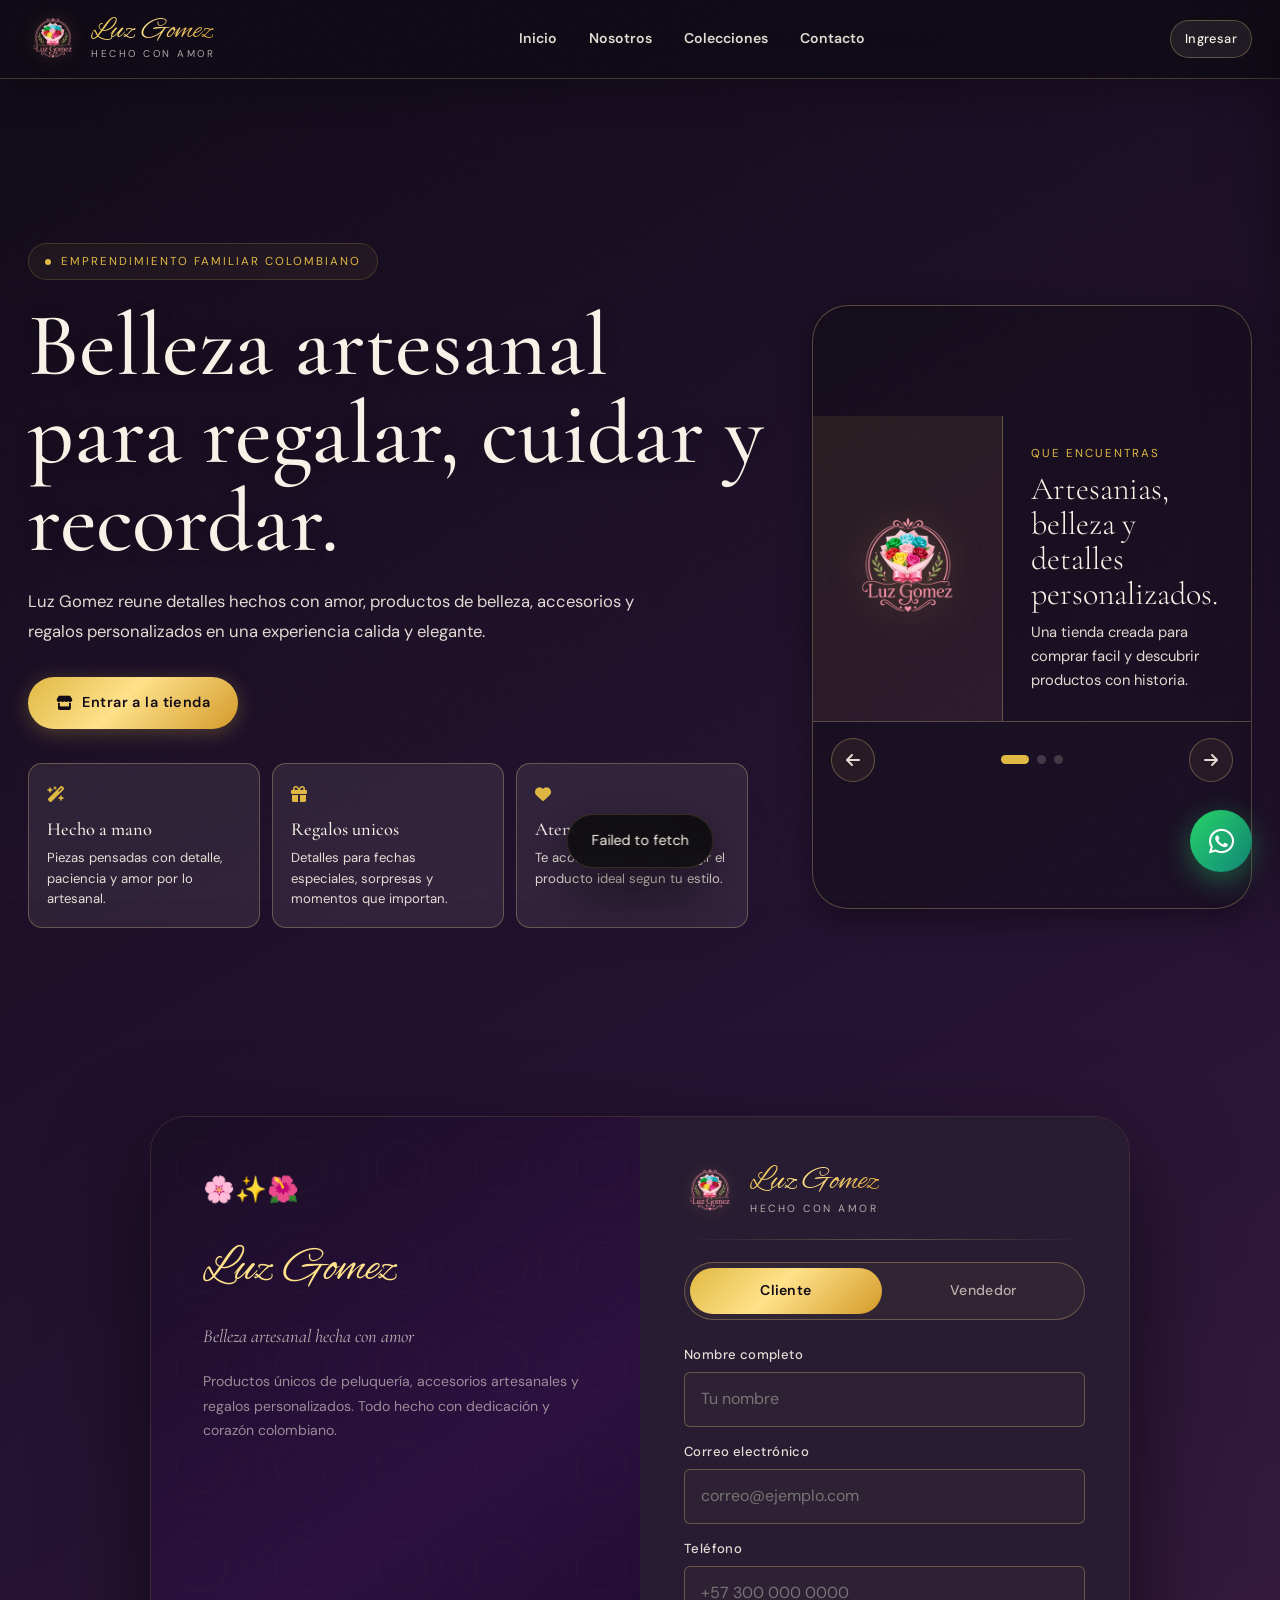
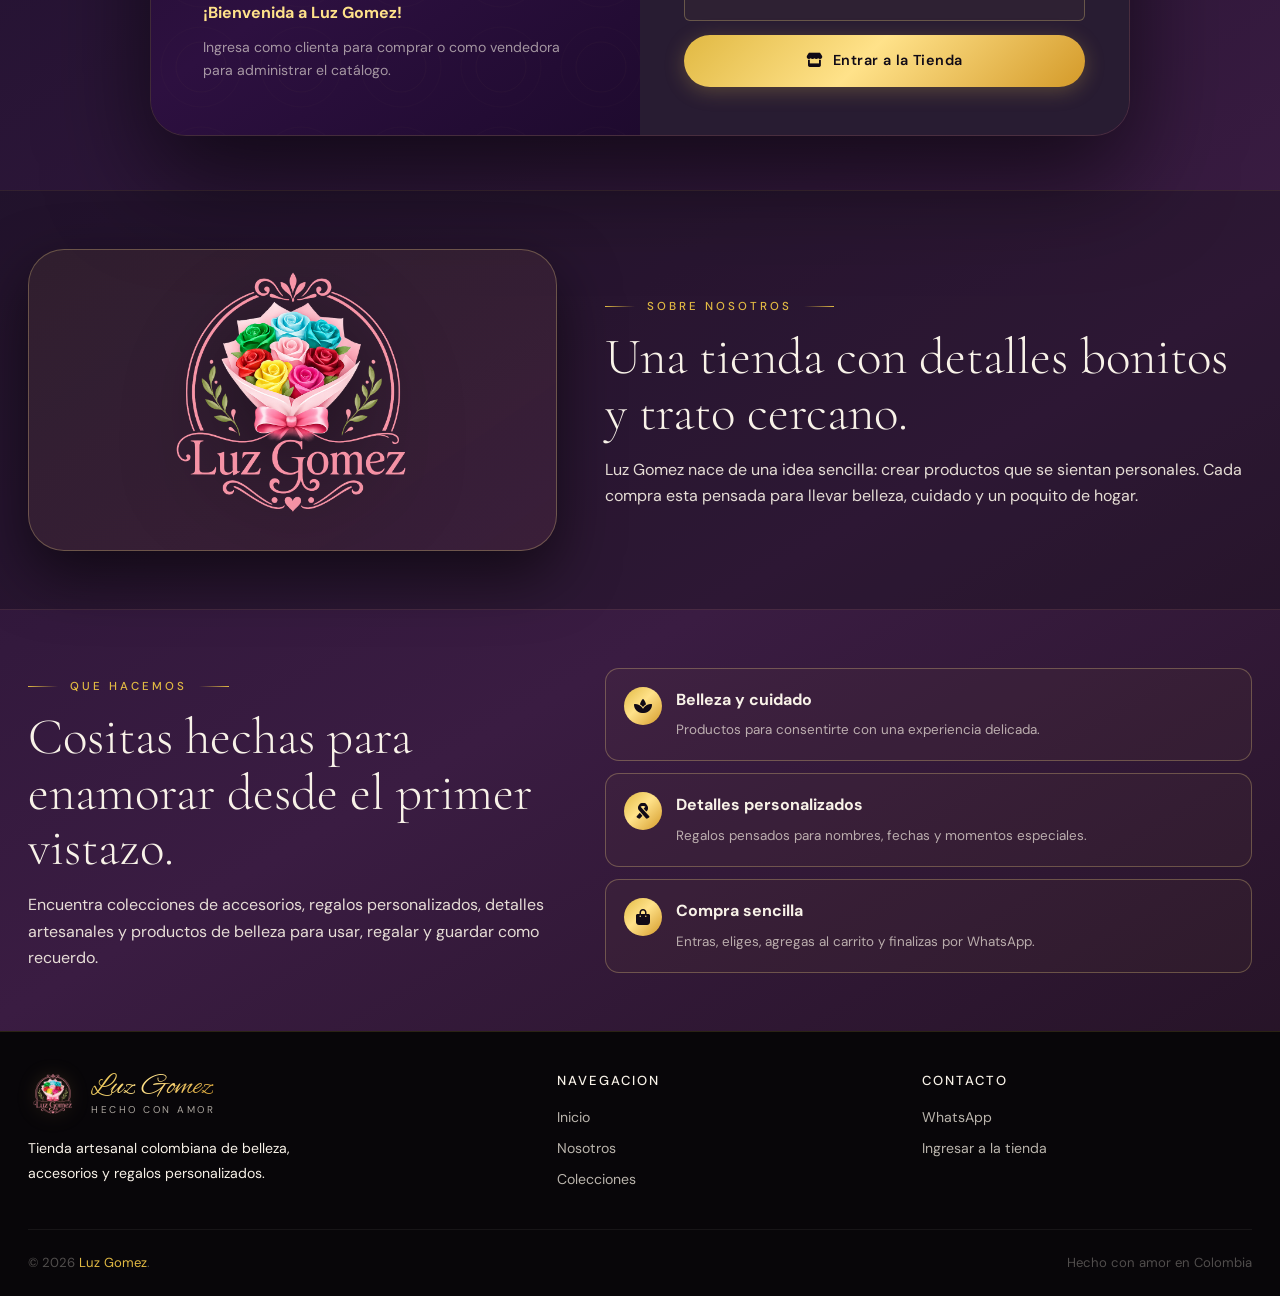
<file: view/vendedor.html>
<!DOCTYPE html>
<html lang="es">
<head>
  <meta charset="UTF-8">
  <meta name="viewport" content="width=device-width, initial-scale=1.0">
  <meta name="description" content="Panel de vendedor Luz Gomez">
  <title>Luz Gomez | Panel Vendedor</title>
  <link rel="icon" type="image/png" href="../img/flores.png">
  <link rel="preconnect" href="https://fonts.googleapis.com">
  <link rel="preconnect" href="https://fonts.gstatic.com" crossorigin>
  <link href="https://fonts.googleapis.com/css2?family=DM+Serif+Display:ital@0;1&family=DM+Sans:ital,opsz,wght@0,9..40,300;0,9..40,400;0,9..40,500;0,9..40,600;1,9..40,300&family=Cormorant+Garamond:ital,wght@0,400;0,500;1,400&display=swap" rel="stylesheet">
  <link rel="stylesheet" href="https://cdnjs.cloudflare.com/ajax/libs/font-awesome/6.5.1/css/all.min.css">
  <style>
    :root {
      --rose-50:#FFF0F3;
      --rose-100:#FFD6DE;
      --rose-200:#FFB3C1;
      --rose-400:#F4637D;
      --rose-500:#E84265;
      --rose-600:#C0284A;
      --rose-700:#9A1A37;
      --sand-50:#FDFAF6;
      --sand-100:#F5EFE6;
      --sand-200:#EAE0D2;
      --sand-300:#D9CCBA;
      --sand-400:#BFB09B;
      --sand-500:#9E9080;
      --sand-600:#7D7265;
      --ink-900:#1A1410;
      --ink-700:#2E2620;
      --ink-500:#574D44;
      --ink-300:#8A8078;
      --ink-100:#C4BCB5;
      --emerald:#0EA47A;
      --amber:#D9820A;
      --crimson:#D93025;
      --sky:#0F7AC4;
      --accent:var(--rose-500);
      --accent-light:var(--rose-100);
      --bg:var(--sand-50);
      --bg-soft:var(--sand-100);
      --bg-card:#FFFFFF;
      --border:rgba(30,20,10,.09);
      --border-md:rgba(30,20,10,.14);
      --ink:var(--ink-900);
      --muted:var(--ink-300);
      --sidebar-bg:#18110C;
      --sidebar-hover:rgba(255,255,255,.07);
      --sidebar-active:rgba(232,66,101,.15);
      --sidebar-accent:var(--rose-400);
      --header-bg:rgba(253,250,246,.88);
      --shadow-xs:0 1px 3px rgba(15,10,5,.07),0 1px 2px rgba(15,10,5,.04);
      --shadow-sm:0 2px 8px rgba(15,10,5,.08),0 1px 3px rgba(15,10,5,.05);
      --shadow-md:0 8px 24px rgba(15,10,5,.10),0 3px 8px rgba(15,10,5,.06);
      --shadow-lg:0 20px 60px rgba(15,10,5,.14),0 8px 20px rgba(15,10,5,.08);
      --shadow-accent:0 8px 24px rgba(232,66,101,.22);
      --radius-xs:6px;
      --radius-sm:10px;
      --radius-md:14px;
      --radius-lg:20px;
      --radius-xl:28px;
      --font-display:'DM Serif Display',serif;
      --font-serif:'Cormorant Garamond',serif;
      --font-body:'DM Sans',sans-serif;
      --t:.22s;
      --t-slow:.4s;
      --ease:cubic-bezier(.4,0,.2,1);
      --ease-out:cubic-bezier(0,0,.2,1);
      --ease-spring:cubic-bezier(.34,1.56,.64,1);
    }
    [data-theme="dark"] {
      --bg:#130E0A;
      --bg-soft:#1C1510;
      --bg-card:#221A14;
      --border:rgba(255,235,210,.08);
      --border-md:rgba(255,235,210,.12);
      --ink:#F5EFE6;
      --muted:#8A8078;
      --sidebar-bg:#0E0A07;
      --header-bg:rgba(19,14,10,.88);
      --accent-light:rgba(232,66,101,.15);
    }
    *{box-sizing:border-box;margin:0;padding:0}
    html{scroll-behavior:smooth;-webkit-text-size-adjust:100%}
    body{font-family:var(--font-body);background:var(--bg);color:var(--ink);line-height:1.6;overflow-x:hidden;font-size:15px;-webkit-font-smoothing:antialiased}
    body.no-scroll{overflow:hidden;touch-action:none}
    button,input,textarea,select{font:inherit}
    button{border:0;cursor:pointer;background:transparent}
    img{max-width:100%;display:block}
    a{color:inherit;text-decoration:none}
    .hidden{display:none!important}

    /* ── Scrollbar ── */
    ::-webkit-scrollbar{width:5px;height:5px}
    ::-webkit-scrollbar-track{background:transparent}
    ::-webkit-scrollbar-thumb{background:var(--sand-300);border-radius:99px}
    [data-theme="dark"]::-webkit-scrollbar-thumb{background:var(--ink-500)}

    /* ── Base Components ── */
    .card{
      background:var(--bg-card);
      border:1px solid var(--border);
      border-radius:var(--radius-lg);
      box-shadow:var(--shadow-sm);
      transition:box-shadow var(--t) var(--ease);
    }
    .card:hover{box-shadow:var(--shadow-md)}
    .section-desc{color:var(--muted);font-size:.9rem}
    .brand-fallback{font-family:var(--font-display);font-size:1.5rem;line-height:1;color:#fff;letter-spacing:-.01em}

    /* ── Buttons ── */
    .btn{
      display:inline-flex;align-items:center;justify-content:center;gap:8px;
      min-height:40px;padding:9px 18px;border-radius:var(--radius-md);
      font-weight:500;font-size:.88rem;transition:all var(--t) var(--ease);
      white-space:nowrap;letter-spacing:.01em;position:relative;overflow:hidden;
    }
    .btn::after{content:'';position:absolute;inset:0;background:rgba(255,255,255,0);transition:background var(--t) var(--ease)}
    .btn:hover::after{background:rgba(255,255,255,.08)}
    .btn:hover{transform:translateY(-1px)}
    .btn:active{transform:translateY(0) scale(.98)}
    .btn-primary{
      background:var(--rose-500);color:#fff;
      box-shadow:var(--shadow-accent);
      font-weight:600;
    }
    .btn-primary:hover{background:var(--rose-600);box-shadow:0 12px 32px rgba(232,66,101,.30)}
    .btn-secondary{
      background:var(--bg-card);color:var(--ink);
      border:1px solid var(--border-md);box-shadow:var(--shadow-xs);
    }
    .btn-secondary:hover{border-color:var(--sand-300);background:var(--bg-soft)}
    .btn-danger{background:rgba(217,48,37,.1);color:var(--crimson);border:1px solid rgba(217,48,37,.2)}
    .btn-danger:hover{background:var(--crimson);color:#fff;border-color:var(--crimson)}
    .btn-small{min-height:32px;padding:5px 12px;font-size:.8rem;border-radius:var(--radius-sm)}
    .icon-btn{
      width:40px;height:40px;border-radius:var(--radius-sm);
      display:inline-flex;align-items:center;justify-content:center;
      background:var(--bg-soft);color:var(--ink-500);
      border:1px solid var(--border);
      transition:all var(--t) var(--ease);flex-shrink:0;
    }
    .icon-btn:hover{background:var(--rose-500);color:#fff;border-color:var(--rose-500);box-shadow:var(--shadow-accent)}
    .icon-btn i{font-size:.95rem;pointer-events:none}

    /* ── Form Fields ── */
    .field{display:flex;flex-direction:column;gap:6px}
    .field label{font-size:.8rem;font-weight:600;color:var(--ink-500);letter-spacing:.03em;text-transform:uppercase}
    .field input,.field textarea,.field select,textarea[data-response]{
      width:100%;min-height:42px;padding:10px 14px;
      border:1.5px solid var(--border-md);border-radius:var(--radius-sm);
      background:var(--bg-soft);color:var(--ink);outline:none;
      transition:all var(--t) var(--ease);
      -webkit-appearance:none;appearance:none;
    }
    .field textarea,textarea[data-response]{min-height:100px;resize:vertical;line-height:1.6}
    .field input:hover,.field textarea:hover,.field select:hover,textarea[data-response]:hover{border-color:var(--sand-400);background:var(--bg-card)}
    .field input:focus,.field textarea:focus,.field select:focus,textarea[data-response]:focus{
      border-color:var(--rose-500);background:var(--bg-card);
      box-shadow:0 0 0 3px rgba(232,66,101,.12);
    }
    .field.error input,.field.error textarea,.field.error select{border-color:var(--crimson);box-shadow:0 0 0 3px rgba(217,48,37,.10)}
    .error-text{display:none;color:var(--crimson);font-size:.78rem;font-weight:500}
    .field.error .error-text{display:block}

    /* ── Layout ── */
    .admin-layout{
      min-height:100vh;display:grid;grid-template-columns:260px 1fr;
      background:var(--bg);
    }

    /* ── Sidebar ── */
    .admin-sidebar{
      background:var(--sidebar-bg);
      padding:0;position:sticky;top:0;height:100vh;overflow-y:auto;overflow-x:hidden;
      box-shadow:1px 0 0 rgba(255,255,255,.04);
      transition:transform var(--t-slow) var(--ease-out);
      display:flex;flex-direction:column;
    }
    .sidebar-top{padding:24px 20px 16px}
    .admin-brand{display:flex;align-items:center;gap:12px;margin-bottom:0}
    .admin-brand img{
      width:42px;height:42px;object-fit:contain;border-radius:var(--radius-sm);
      background:rgba(255,255,255,.08);padding:6px;border:1px solid rgba(255,255,255,.1);
    }
    .admin-close{display:none;margin-left:auto;width:34px;height:34px;border-radius:var(--radius-xs);background:rgba(255,255,255,.08);color:rgba(255,255,255,.7);border:1px solid rgba(255,255,255,.08);transition:all var(--t) var(--ease)}
    .admin-close:hover{background:rgba(255,255,255,.15);color:#fff}
    .admin-close i{font-size:.9rem}
    .sidebar-divider{height:1px;background:rgba(255,255,255,.06);margin:8px 20px 16px}
    .sidebar-label{padding:0 20px 8px;font-size:.65rem;letter-spacing:.12em;color:rgba(255,255,255,.25);text-transform:uppercase;font-weight:600}
    .admin-nav{display:flex;flex-direction:column;gap:2px;padding:0 12px;flex:1}
    .admin-link{
      display:flex;align-items:center;gap:11px;width:100%;padding:10px 12px;border-radius:var(--radius-sm);
      color:rgba(255,255,255,.55);background:transparent;text-align:left;
      font-size:.875rem;font-weight:400;
      transition:all var(--t) var(--ease);position:relative;
    }
    .admin-link i{font-size:.9rem;width:18px;text-align:center;flex-shrink:0;opacity:.8;transition:opacity var(--t) var(--ease)}
    .admin-link:hover{background:var(--sidebar-hover);color:rgba(255,255,255,.9)}
    .admin-link:hover i{opacity:1}
    .admin-link.active{
      background:var(--sidebar-active);color:#fff;font-weight:500;
    }
    .admin-link.active i{opacity:1}
    .admin-link.active::before{
      content:'';position:absolute;left:0;top:50%;transform:translateY(-50%);
      width:3px;height:18px;background:var(--sidebar-accent);border-radius:0 3px 3px 0;
    }
    .sidebar-bottom{padding:12px;border-top:1px solid rgba(255,255,255,.06);margin-top:auto}
    .sidebar-bottom .admin-link{color:rgba(255,255,255,.4)}
    .sidebar-bottom .admin-link:hover{color:rgba(255,255,255,.8)}

    /* ── Main ── */
    .admin-main{min-width:0;display:flex;flex-direction:column}

    /* ── Header ── */
    .admin-header{
      min-height:66px;display:flex;align-items:center;justify-content:space-between;gap:14px;
      padding:12px 28px;background:var(--header-bg);backdrop-filter:blur(20px);-webkit-backdrop-filter:blur(20px);
      border-bottom:1px solid var(--border);position:sticky;top:0;z-index:20;
    }
    .header-left{display:flex;align-items:center;gap:12px}
    .admin-header h2{font-family:var(--font-display);font-size:1.55rem;letter-spacing:-.02em;font-weight:400;text-transform:capitalize}
    .admin-actions{display:flex;align-items:center;gap:8px;position:relative}
    .seller-chip{
      display:flex;align-items:center;gap:8px;padding:6px 12px 6px 6px;
      background:var(--bg-soft);border:1px solid var(--border-md);border-radius:var(--radius-md);
    }
    .seller-avatar{
      width:28px;height:28px;border-radius:var(--radius-xs);
      background:var(--rose-100);color:var(--rose-600);
      display:flex;align-items:center;justify-content:center;font-size:.75rem;font-weight:600;
    }
    .seller-chip strong{font-size:.83rem;font-weight:600;color:var(--ink)}

    /* ── Notifications ── */
    .notification-wrap{position:relative}
    .bell-count{
      position:absolute;top:-3px;right:-3px;min-width:16px;height:16px;border-radius:99px;
      background:var(--rose-500);color:#fff;font-size:.65rem;font-weight:700;
      display:flex;align-items:center;justify-content:center;padding:0 4px;
      border:2px solid var(--bg);
    }
    .notification-panel{
      position:absolute;right:0;top:calc(100% + 10px);
      width:min(380px,calc(100vw - 24px));max-height:440px;overflow-y:auto;
      background:var(--bg-card);border:1px solid var(--border-md);border-radius:var(--radius-lg);
      box-shadow:var(--shadow-lg);padding:8px;z-index:50;display:none;
      animation:panelIn var(--t-slow) var(--ease-out);
    }
    @keyframes panelIn{from{opacity:0;transform:translateY(-8px) scale(.98)}to{opacity:1;transform:none}}
    .notification-panel.active{display:flex;flex-direction:column;gap:4px}

    /* ── Content ── */
    .admin-content{padding:28px;flex:1}
    .admin-page{display:none}
    .admin-page.active{display:block;animation:pageIn var(--t-slow) var(--ease-out)}
    @keyframes pageIn{from{opacity:0;transform:translateY(12px)}to{opacity:1;transform:none}}

    /* ── Overlay ── */
    .admin-overlay{
      position:fixed;inset:0;background:rgba(10,7,4,.55);backdrop-filter:blur(4px);-webkit-backdrop-filter:blur(4px);
      z-index:1190;opacity:0;visibility:hidden;transition:all var(--t-slow) var(--ease);
    }
    .admin-overlay.active{opacity:1;visibility:visible}

    /* ── Stats Grid ── */
    .stats-grid{display:grid;grid-template-columns:repeat(4,1fr);gap:16px;margin-bottom:24px}
    .stat-card{
      padding:22px;display:flex;flex-direction:column;gap:16px;
      position:relative;overflow:hidden;
    }
    .stat-card::before{
      content:'';position:absolute;right:-20px;top:-20px;width:100px;height:100px;
      border-radius:50%;opacity:.06;background:var(--accent);
      transition:opacity var(--t) var(--ease);
    }
    .stat-card:hover::before{opacity:.12}
    .stat-top{display:flex;align-items:flex-start;justify-content:space-between}
    .stat-icon{
      width:44px;height:44px;display:grid;place-items:center;border-radius:var(--radius-sm);
      flex-shrink:0;font-size:.95rem;
    }
    .stat-icon.rose{background:rgba(232,66,101,.12);color:var(--rose-500)}
    .stat-icon.emerald{background:rgba(14,164,122,.12);color:var(--emerald)}
    .stat-icon.amber{background:rgba(217,130,10,.12);color:var(--amber)}
    .stat-icon.sky{background:rgba(15,122,196,.12);color:var(--sky)}
    .stat-label{font-size:.8rem;color:var(--muted);font-weight:500;letter-spacing:.02em;text-transform:uppercase;margin-bottom:4px}
    .stat-value{font-family:var(--font-display);font-size:1.9rem;letter-spacing:-.02em;font-weight:400;line-height:1}
    .stat-badge{display:inline-flex;align-items:center;gap:4px;font-size:.75rem;font-weight:500;color:var(--emerald);margin-top:6px}

    /* ── Dashboard Grid ── */
    .admin-grid-2{display:grid;grid-template-columns:1fr 1fr;gap:20px}

    /* ── Toolbar ── */
    .toolbar{display:flex;justify-content:space-between;align-items:center;gap:12px;flex-wrap:wrap;margin-bottom:20px}
    .toolbar-left{display:flex;flex-direction:column;gap:2px}
    .toolbar h3{font-family:var(--font-display);font-size:1.7rem;letter-spacing:-.02em;font-weight:400}
    .toolbar-sub{font-size:.82rem;color:var(--muted);font-weight:400}
    .toolbar-actions{display:flex;align-items:center;gap:8px}

    /* ── Tables ── */
    .table-wrap{overflow-x:auto;overflow-y:hidden;border-radius:var(--radius-lg);-webkit-overflow-scrolling:touch}
    table{width:100%;min-width:760px;border-collapse:collapse}
    thead{background:var(--bg-soft)}
    th{padding:12px 14px;border-bottom:1px solid var(--border);text-align:left;vertical-align:middle;color:var(--muted);font-size:.72rem;text-transform:uppercase;letter-spacing:.09em;font-weight:600;white-space:nowrap}
    td{padding:13px 14px;border-bottom:1px solid var(--border);text-align:left;vertical-align:middle;font-size:.875rem}
    tr:last-child td{border-bottom:none}
    tbody tr{transition:background var(--t) var(--ease)}
    tbody tr:hover{background:var(--bg-soft)}
    .table-img{width:48px;height:48px;border-radius:var(--radius-sm);object-fit:cover;background:var(--bg-soft);border:1px solid var(--border)}

    /* ── Status Badges ── */
    .status{
      display:inline-flex;padding:4px 10px;border-radius:99px;
      font-size:.72rem;font-weight:600;letter-spacing:.03em;
      background:rgba(14,164,122,.1);color:var(--emerald);
      border:1px solid rgba(14,164,122,.15);
    }
    .status.off{background:rgba(217,48,37,.08);color:var(--crimson);border-color:rgba(217,48,37,.15)}

    /* ── Bar Chart ── */
    .chart-section{padding:22px}
    .chart-header{display:flex;justify-content:space-between;align-items:flex-start;margin-bottom:22px}
    .chart-title{font-family:var(--font-display);font-size:1.2rem;letter-spacing:-.01em;font-weight:400}
    .bars{display:flex;align-items:flex-end;gap:10px;height:180px;padding-top:16px}
    .bar{flex:1;display:flex;flex-direction:column;align-items:center;gap:6px;height:100%;justify-content:flex-end}
    .bar-fill{width:100%;min-height:6px;border-radius:5px 5px 0 0;background:var(--rose-200);position:relative;overflow:hidden;transition:height .5s var(--ease-out)}
    .bar-fill::after{content:'';position:absolute;inset:0;background:linear-gradient(to top,var(--rose-500),var(--rose-300));opacity:.7}
    .bar-label{font-size:.72rem;color:var(--muted);text-align:center;white-space:nowrap;overflow:hidden;text-overflow:ellipsis;width:100%}
    .bar-value{font-size:.78rem;font-weight:600;color:var(--rose-600);margin-bottom:3px}

    /* ── Activity Card ── */
    .activity-section{padding:22px}
    .activity-item{display:flex;align-items:flex-start;gap:12px;padding:12px 0;border-bottom:1px solid var(--border)}
    .activity-item:last-child{border-bottom:none}
    .activity-dot{width:8px;height:8px;border-radius:50%;background:var(--rose-400);flex-shrink:0;margin-top:6px}
    .activity-dot.neutral{background:var(--sand-400)}
    .activity-text{font-size:.85rem;color:var(--ink-500)}
    .activity-text strong{color:var(--ink);font-weight:600}
    .activity-meta{font-size:.78rem;color:var(--muted);margin-top:2px}
    .recent-order{
      display:flex;justify-content:space-between;align-items:center;
      padding:10px 12px;border-radius:var(--radius-sm);
      background:var(--bg-soft);border:1px solid var(--border);margin-top:8px;
      font-size:.83rem;gap:8px;
    }
    .recent-order-id{color:var(--muted);font-size:.78rem}
    .recent-order-total{font-weight:600;color:var(--rose-600)}
    .insight-grid{display:grid;grid-template-columns:1.15fr .85fr;gap:20px;margin-top:20px}
    .insight-list{display:grid;gap:10px}
    .insight-pill{display:flex;align-items:flex-start;gap:10px;padding:12px 14px;border-radius:var(--radius-sm);background:var(--bg-soft);border:1px solid var(--border)}
    .insight-pill i{color:var(--rose-500);margin-top:2px}
    .insight-pill span{font-size:.86rem;color:var(--ink-500);line-height:1.45}
    .trend-admin-list{display:grid;gap:10px}
    .trend-admin-item{display:grid;grid-template-columns:44px 1fr auto;align-items:center;gap:10px;padding:10px;border-radius:var(--radius-sm);background:var(--bg-soft);border:1px solid var(--border)}
    .trend-admin-item img{width:44px;height:44px;border-radius:var(--radius-xs);object-fit:cover;background:var(--bg)}
    .trend-admin-item strong{display:block;font-size:.86rem}
    .trend-admin-item span{font-size:.74rem;color:var(--muted)}
    .trend-score{min-width:32px;height:32px;display:grid;place-items:center;border-radius:50%;background:rgba(232,66,101,.12);color:var(--rose-600);font-weight:700;font-size:.78rem}

    /* ── Form Grid ── */
    .admin-form{display:grid;grid-template-columns:repeat(2,1fr);gap:18px}
    .admin-form .full{grid-column:1 / -1}
    .form-section-title{font-size:.75rem;font-weight:600;color:var(--muted);text-transform:uppercase;letter-spacing:.08em;grid-column:1/-1;padding-top:8px;border-top:1px solid var(--border);margin-top:4px}

    /* ── Preview Grid ── */
    .preview-grid{display:flex;gap:10px;flex-wrap:wrap;margin-top:8px}
    .preview-grid img,.preview-grid video{
      width:84px;height:84px;object-fit:cover;border-radius:var(--radius-sm);
      background:var(--bg-soft);border:1px solid var(--border);
    }

    /* ── Comments ── */
    .comment{
      padding:18px;border-radius:var(--radius-md);
      background:var(--bg-soft);border:1px solid var(--border);
      transition:all var(--t) var(--ease);
    }
    .comment:hover{border-color:var(--border-md);box-shadow:var(--shadow-sm)}
    .comment-header{display:flex;align-items:flex-start;justify-content:space-between;gap:8px;margin-bottom:10px}
    .comment-author{font-weight:600;font-size:.9rem}
    .comment-product{font-size:.78rem;color:var(--muted);margin-top:2px}
    .comment-text{font-size:.875rem;color:var(--ink-500);line-height:1.65;margin-bottom:12px}
    .admin-response{
      margin-top:12px;padding:12px 14px;
      border-left:3px solid var(--rose-300);background:var(--bg-card);
      border-radius:0 var(--radius-sm) var(--radius-sm) 0;
    }
    .admin-response strong{font-size:.75rem;text-transform:uppercase;letter-spacing:.06em;color:var(--muted);display:block;margin-bottom:6px}
    .comment-actions{display:flex;gap:8px;margin-top:12px;flex-wrap:wrap}
    .media-id{font-size:.72rem;color:var(--muted);word-break:break-all;font-family:monospace;opacity:.7}

    /* ── Empty State ── */
    .empty-state{
      padding:48px 24px;text-align:center;color:var(--muted);
      display:flex;flex-direction:column;align-items:center;gap:10px;
    }
    .empty-state i{font-size:2rem;opacity:.3}
    .empty-state p{font-size:.9rem}

    /* ── Modal ── */
    .modal{
      position:fixed;inset:0;display:grid;place-items:center;padding:22px;
      background:rgba(10,7,4,.6);backdrop-filter:blur(8px);-webkit-backdrop-filter:blur(8px);
      z-index:3000;opacity:0;visibility:hidden;transition:all var(--t-slow) var(--ease);
    }
    .modal.active{opacity:1;visibility:visible}
    .modal-card{
      width:min(720px,100%);max-height:88vh;overflow-y:auto;
      background:var(--bg-card);border:1px solid var(--border-md);
      border-radius:var(--radius-xl);padding:32px;position:relative;
      box-shadow:var(--shadow-lg);
      animation:modalIn var(--t-slow) var(--ease-spring);
    }
    .modal.active .modal-card{animation:modalIn var(--t-slow) var(--ease-spring)}
    @keyframes modalIn{from{opacity:0;transform:scale(.95) translateY(8px)}to{opacity:1;transform:none}}
    .modal-close{position:absolute;right:20px;top:20px}

    /* ── Toast ── */
    .toast{
      position:fixed;left:50%;bottom:28px;transform:translate(-50%,80px);
      z-index:4000;background:var(--ink-900);color:#fff;
      padding:12px 22px;border-radius:var(--radius-md);
      box-shadow:0 8px 32px rgba(0,0,0,.3);opacity:0;
      transition:all .3s var(--ease-spring);max-width:min(480px,92vw);text-align:center;
      font-size:.875rem;font-weight:500;border:1px solid rgba(255,255,255,.1);
    }
    [data-theme="dark"] .toast{background:var(--sand-100);color:var(--ink-900)}
    .toast.show{transform:translate(-50%,0);opacity:1}
    .action-overlay{
      position:fixed;inset:0;z-index:5200;display:grid;place-items:center;
      padding:20px;background:rgba(18,12,8,.58);backdrop-filter:blur(8px);
      opacity:0;visibility:hidden;pointer-events:none;
      transition:opacity var(--t) var(--ease),visibility var(--t) var(--ease);
    }
    .action-overlay.active{opacity:1;visibility:visible;pointer-events:auto}
    .action-card{
      width:min(360px,100%);padding:26px 22px;border-radius:var(--radius-lg);
      background:var(--bg-card);border:1px solid var(--border-md);
      box-shadow:var(--shadow-lg);text-align:center;
    }
    .action-spinner{
      width:46px;height:46px;margin:0 auto 16px;border-radius:50%;
      border:3px solid rgba(232,66,101,.18);border-top-color:var(--rose-500);
      animation:actionSpin .8s linear infinite;
    }
    .action-title{display:block;margin-bottom:6px;color:var(--rose-600);font-weight:700}
    .action-message{margin:0;color:var(--muted);font-size:.9rem;line-height:1.5}
    .btn.is-loading{opacity:.82;cursor:wait;pointer-events:none}
    .btn.is-loading i{animation:actionSpin .8s linear infinite}
    @keyframes actionSpin{to{transform:rotate(360deg)}}
    .slow-notice{position:fixed;right:22px;bottom:24px;width:min(390px,calc(100vw - 32px));z-index:4100;padding:16px;border-radius:var(--radius-md);background:rgba(53,37,28,.96);color:#fff;border:1px solid rgba(212,165,116,.32);box-shadow:var(--shadow-lg);backdrop-filter:blur(18px);opacity:0;visibility:hidden;transform:translate3d(0,18px,0);transition:opacity .24s var(--ease),transform .24s var(--ease),visibility .24s var(--ease)}
    .slow-notice.show{opacity:1;visibility:visible;transform:translate3d(0,0,0)}
    .slow-notice strong{display:block;margin-bottom:5px;color:var(--gold);font-size:.94rem}
    .slow-notice p{font-size:.84rem;line-height:1.45;margin-bottom:12px;color:rgba(255,255,255,.82)}
    .slow-notice-actions{display:flex;gap:8px;flex-wrap:wrap}
    .slow-notice-actions button{min-height:36px;padding:8px 12px;border-radius:999px;border:1px solid rgba(255,255,255,.16);background:rgba(255,255,255,.08);color:#fff;font-size:.78rem;font-weight:700}
    .slow-notice-actions button{background:linear-gradient(135deg, var(--rose-400), var(--rose-500));color:#fff;border-color:transparent;box-shadow:0 14px 30px rgba(232,66,101,.18)}
    @media(max-width:540px){.slow-notice{left:14px;right:14px;bottom:14px;width:auto}}

    /* ── Select styling ── */
    select{background-image:url("data:image/svg+xml,%3Csvg xmlns='http://www.w3.org/2000/svg' width='12' height='8' viewBox='0 0 12 8'%3E%3Cpath d='M1 1l5 5 5-5' stroke='%23888' stroke-width='1.5' fill='none' stroke-linecap='round'/%3E%3C/svg%3E");background-repeat:no-repeat;background-position:right 12px center;padding-right:36px!important}

    /* ── Notification item ── */
    .notif-item{
      display:flex;align-items:flex-start;gap:12px;padding:12px;
      border-radius:var(--radius-sm);background:var(--bg-soft);
      border:1px solid var(--border);cursor:pointer;text-align:left;
      width:100%;transition:all var(--t) var(--ease);
    }
    .notif-item:hover{border-color:var(--rose-200);background:var(--rose-50)}
    [data-theme="dark"] .notif-item:hover{background:rgba(232,66,101,.08)}
    .notif-icon{width:34px;height:34px;border-radius:var(--radius-xs);background:rgba(232,66,101,.12);color:var(--rose-500);display:grid;place-items:center;flex-shrink:0}
    .notif-content strong{font-size:.85rem;font-weight:600;display:block}
    .notif-content p{font-size:.8rem;color:var(--muted);margin-top:2px}

    /* ── Config ── */
    .config-card{padding:24px}
    .config-grid{display:grid;grid-template-columns:repeat(2,1fr);gap:16px}

    /* ── Order State Select ── */
    td select{
      min-height:36px;padding:6px 32px 6px 10px;font-size:.8rem;
      border-radius:var(--radius-sm);border:1.5px solid var(--border-md);
      background:var(--bg-soft);color:var(--ink);
    }
    td select:focus{border-color:var(--rose-500);box-shadow:0 0 0 3px rgba(232,66,101,.12);outline:none}

    /* ── Star Colors ── */
    .star-filled{color:var(--amber)}
    .star-empty{color:var(--sand-300)}

    /* ── Responsive ── */
    @media(max-width:1200px){
      .stats-grid{grid-template-columns:repeat(2,1fr)}
      .admin-grid-2{grid-template-columns:1fr}
      .insight-grid{grid-template-columns:1fr}
    }
    @media(max-width:860px){
      .admin-layout{grid-template-columns:1fr}
      .admin-sidebar{
        position:fixed;inset:0 auto 0 0;width:min(300px,86vw);
        transform:translateX(-100%);transition:transform var(--t-slow) var(--ease-out);
        z-index:1200;
        box-shadow:24px 0 70px rgba(0,0,0,.30);
      }
      .admin-sidebar.active{transform:translateX(0)}
      .admin-close{display:inline-flex}
      .admin-header{padding:10px 14px;gap:10px}
      .admin-header h2{font-size:1.25rem}
      .admin-content{padding:16px}
      .seller-chip strong{display:none}
      .admin-form{grid-template-columns:1fr}
      table{min-width:640px}
    }
    @media(max-width:580px){
      .stats-grid{grid-template-columns:1fr}
      .admin-content{padding:12px}
      .card,.comment{border-radius:var(--radius-md)}
      .toolbar{gap:10px}
      .toolbar-actions .btn{width:100%}
      .toolbar{flex-direction:column;align-items:stretch}
      .toolbar-actions{flex-direction:column}
      .notification-panel{position:fixed;top:64px;left:12px;right:12px;width:auto;max-height:70vh;overflow:auto}
      .config-grid{grid-template-columns:1fr}
      .admin-header{position:sticky;top:0;z-index:900}
      .admin-header h2{font-size:1.08rem;max-width:42vw;white-space:nowrap;overflow:hidden;text-overflow:ellipsis}
      .admin-actions{gap:6px}
      .icon-btn{width:38px;height:38px;border-radius:12px}
      .seller-chip{padding:6px 8px}
      .stats-grid{gap:10px}
      .stat-card{padding:16px;border-radius:var(--radius-md)}
      .stat-value{font-size:1.7rem}
      .chart-card{padding:16px;border-radius:var(--radius-md)}
      .chart-header{gap:10px;flex-direction:column}
      .insight-pill{align-items:flex-start}
      .trend-admin-item{grid-template-columns:40px 1fr;gap:10px}
      .trend-score{grid-column:1 / -1;justify-self:start}
      .admin-form input,
      .admin-form textarea,
      .admin-form select,
      td select{font-size:16px}
      .modal{align-items:flex-end;padding:8px}
      .modal-card{width:100%;max-width:100%;max-height:92vh;border-radius:22px 22px 0 0;overflow:auto}
      .modal-close{right:12px;top:12px}
    }
  </style>
</head>
<body>
  <div class="admin-layout">
    <aside class="admin-sidebar" id="adminSidebar">
      <div class="sidebar-top">
        <div class="admin-brand">
          <img src="../img/flores.png" alt="Luz Gomez">
          <span class="brand-fallback">Luz Gomez</span>
          <button class="admin-close" id="adminClose" aria-label="Cerrar menu"><i class="fa-solid fa-xmark"></i></button>
        </div>
      </div>
      <div class="sidebar-divider"></div>
      <div class="sidebar-label">Menu principal</div>
      <nav class="admin-nav" id="sidebarMainNav">
        <button class="admin-link active" data-admin="dashboard"><i class="fa-solid fa-chart-line"></i> Dashboard</button>
        <button class="admin-link" data-admin="productos-admin"><i class="fa-solid fa-box"></i> Productos</button>
        <button class="admin-link" data-admin="categorias-admin"><i class="fa-solid fa-layer-group"></i> Categorias</button>
        <button class="admin-link" data-admin="promociones-admin"><i class="fa-solid fa-tags"></i> Promociones</button>
        <button class="admin-link" data-admin="testimonios-admin"><i class="fa-solid fa-star"></i> Testimonios</button>
        <button class="admin-link" data-admin="galeria-admin"><i class="fa-solid fa-images"></i> Galeria</button>
        <button class="admin-link" data-admin="pedidos-admin"><i class="fa-solid fa-receipt"></i> Pedidos</button>
        <button class="admin-link" data-admin="comentarios-admin"><i class="fa-solid fa-comments"></i> Comentarios</button>
        <button class="admin-link" data-admin="config-admin"><i class="fa-solid fa-gear"></i> Configuracion</button>
      </nav>
      <div class="sidebar-bottom">
        <nav style="display:flex;flex-direction:column;gap:2px">
          <button class="admin-link" id="goStore"><i class="fa-solid fa-store"></i> Ver tienda</button>
          <button class="admin-link" id="adminLogout"><i class="fa-solid fa-right-from-bracket"></i> Cerrar Sesion</button>
        </nav>
      </div>
    </aside>

    <main class="admin-main">
      <header class="admin-header">
        <div class="header-left">
          <button class="icon-btn" id="adminMenu" aria-label="Menu"><i class="fa-solid fa-bars"></i></button>
          <h2 id="adminTitle">Dashboard</h2>
        </div>
        <div class="admin-actions">
          <div class="notification-wrap">
            <button class="icon-btn" id="notificationBell" aria-label="Notificaciones">
              <i class="fa-solid fa-bell"></i>
              <span class="bell-count hidden" id="notificationCount">0</span>
            </button>
            <div class="notification-panel" id="notificationPanel"></div>
          </div>
          <button class="icon-btn" id="adminTheme" aria-label="Cambiar tema"><i class="fa-solid fa-moon"></i></button>
          <button class="icon-btn" id="reloadPageBtn" type="button" aria-label="Recargar página" title="Recargar página"><i class="fa-solid fa-rotate-right"></i></button>
          <div class="seller-chip">
            <div class="seller-avatar" id="sellerAvatar">VN</div>
            <strong id="sellerName">Vendedor</strong>
          </div>
        </div>
      </header>

      <div class="admin-content">
        <section id="admin-dashboard" class="admin-page active"></section>
        <section id="admin-productos-admin" class="admin-page"></section>
        <section id="admin-form-producto" class="admin-page"></section>
        <section id="admin-categorias-admin" class="admin-page"></section>
        <section id="admin-promociones-admin" class="admin-page"></section>
        <section id="admin-testimonios-admin" class="admin-page"></section>
        <section id="admin-galeria-admin" class="admin-page"></section>
        <section id="admin-pedidos-admin" class="admin-page"></section>
        <section id="admin-comentarios-admin" class="admin-page"></section>
        <section id="admin-config-admin" class="admin-page"></section>
      </div>
    </main>

    <div class="admin-overlay" id="adminOverlay"></div>
  </div>

  <div id="modal" class="modal">
    <div class="modal-card">
      <button class="icon-btn modal-close" id="modalClose"><i class="fa-solid fa-times"></i></button>
      <div id="modalBody"></div>
    </div>
  </div>
  <div id="slowNotice" class="slow-notice" role="status" aria-live="polite">
    <strong>El panel puede tardar unos segundos.</strong>
    <p>Google a veces responde lento. Evita tocar varias veces el mismo boton. Si no ves cambios, usa el boton de recargar que esta en la parte superior de la pagina. Da click en Entendido si ya leiste este aviso.</p>
    <div class="slow-notice-actions">
      <button type="button" data-slow-dismiss>Entendido</button>
    </div>
  </div>
  <div id="toast" class="toast"></div>
  <div id="actionOverlay" class="action-overlay" role="status" aria-live="polite" aria-hidden="true">
    <div class="action-card">
      <div class="action-spinner" aria-hidden="true"></div>
      <strong class="action-title">Procesando</strong>
      <p class="action-message" id="actionOverlayMessage">Un momento...</p>
    </div>
  </div>

  <script>
    const BASE_URL = 'https://script.google.com/macros/s/AKfycbyI1pONadMWJhganMWt4kah4bB4jNHgraJG8S1A_uAGnRHiGdjL_U9tdDhpCEbKNqQ/exec';
    const LOGO_SRC = '../img/flores.png';
    const state = {
      config: { moneda: '$' },
      session: null,
      cache: {},
      categorias: [],
      adminProducts: [],
      editingProductId: null,
      notificationTimer: null,
      unreadComments: []
    };

    const $ = (selector, root = document) => root.querySelector(selector);
    const $$ = (selector, root = document) => Array.from(root.querySelectorAll(selector));
    const esc = value => String(value ?? '').replace(/[&<>"']/g, c => ({'&':'&amp;','<':'&lt;','>':'&gt;','"':'&quot;',"'":'&#039;'}[c]));
    const truthy = value => value === true || String(value).toLowerCase() === 'true';
    const moneyValue = n => Number(n || 0).toLocaleString('es-CO', { minimumFractionDigits: 2, maximumFractionDigits: 2 });
    const money = n => `${state.config.moneda || '$'} ${moneyValue(n)}`;
    const thumbUrl = (id, w = 500) => id ? `https://drive.google.com/thumbnail?id=${encodeURIComponent(id)}&sz=w${w}` : LOGO_SRC;

    document.addEventListener('DOMContentLoaded', initSellerDashboard);

    async function initSellerDashboard() {
      setupTheme();
      bindEvents();
      setupSlowNotice();
      const raw = localStorage.getItem('lg_session');
      if (!raw) return redirectLogin();
      try { state.session = JSON.parse(raw); } catch { return redirectLogin(); }
      const valid = await apiCall('validateSession', { token: state.session.token });
      if (!valid.success || valid.data?.tipo !== 'vendedor') return redirectLogin();
      state.session = { ...state.session, ...valid.data, token: state.session.token };
      localStorage.setItem('lg_session', JSON.stringify(state.session));
      await loadConfig();
      openDashboard();
    }

    function bindEvents() {
      $('#adminMenu').addEventListener('click', openAdminMenu);
      $('#adminClose').addEventListener('click', closeAdminMenu);
      $('#adminOverlay').addEventListener('click', closeAdminMenu);
      $('#adminLogout').addEventListener('click', logout);
      $('#goStore').addEventListener('click', () => window.location.href = 'tienda.html');
      $('#adminTheme').addEventListener('click', toggleTheme);
      $('#reloadPageBtn')?.addEventListener('click', () => window.location.reload());
      $('#notificationBell').addEventListener('click', toggleNotifications);
      $('#modalClose').addEventListener('click', closeModal);
      $('#modal').addEventListener('click', e => { if (e.target.id === 'modal') closeModal(); });
      $$('.admin-link[data-admin]').forEach(btn => btn.addEventListener('click', () => navigateAdminPage(btn.dataset.admin, btn)));
      document.addEventListener('keydown', e => { if (e.key === 'Escape') { closeAdminMenu(); closeModal(); } });
      document.addEventListener('click', e => {
        const panel = $('#notificationPanel');
        if (panel.classList.contains('active') && !panel.contains(e.target) && !$('#notificationBell').contains(e.target)) {
          panel.classList.remove('active');
        }
      });
    }

    function setupSlowNotice() {
      const notice = $('#slowNotice');
      if (!notice || notice.dataset.ready) return;
      notice.dataset.ready = 'true';
      const storageKey = 'lg_slow_notice_last_vendedor';
      const intervalMs = 4 * 60 * 1000;
      const show = () => {
        const last = Number(sessionStorage.getItem(storageKey) || 0);
        if (Date.now() - last < intervalMs) return;
        notice.classList.add('show');
        sessionStorage.setItem(storageKey, String(Date.now()));
      };
      $('[data-slow-dismiss]', notice)?.addEventListener('click', () => notice.classList.remove('show'));
      setTimeout(show, 12000);
      setInterval(show, intervalMs);
    }

    async function apiCall(action, params = {}) {
      try {
        const response = await fetch(BASE_URL, {
          method: 'POST',
          headers: { 'Content-Type': 'text/plain;charset=utf-8' },
          body: JSON.stringify({ action, params })
        });
        if (!response.ok) throw new Error('Sin conexion');
        const result = await response.json();
        if (!result.success) throw new Error(result.error || 'Error al cargar datos');
        normalizeApiResult(action, result);
        return result;
      } catch (error) {
        showToast(error.message || 'Error de red');
        return { success: false, data: null, error: error.message };
      }
    }

    function normalizeApiResult(action, result) {
      if (action === 'getProductos' && result.data) {
        const productos = result.data.productos || result.data.items || [];
        productos.forEach(normalizeProduct);
        result.data.items = productos;
      }
      if (action === 'getProductoById' && result.data) normalizeProduct(result.data);
    }

    function normalizeProduct(product) {
      product.thumbnail_url = product.thumbnail_url || product.imagen_url || thumbUrl(product.imagen_drive_id, 500);
      product.imagen_url = product.imagen_url || thumbUrl(product.imagen_drive_id, 800);
      product.imagenes_extra_urls = product.imagenes_extra_urls || product.imagenes_extra || [];
      return product;
    }

    function cached(key, loader) {
      if (state.cache[key]) return Promise.resolve(state.cache[key]);
      return loader().then(result => {
        if (result.success) state.cache[key] = result;
        return result;
      });
    }

    async function loadConfig() {
      const result = await cached('config', () => apiCall('getConfig'));
      if (!result.success) return;
      state.config = result.data || {};
      if (!state.config.moneda || String(state.config.moneda).charAt(0).toUpperCase() === 'S') state.config.moneda = '$';
    }

    async function openDashboard() {
      const nombre = state.session?.nombre || 'Vendedor';
      $('#sellerName').textContent = nombre;
      const initials = nombre.split(' ').slice(0,2).map(w=>w[0]).join('').toUpperCase();
      $('#sellerAvatar').textContent = initials || 'VN';
      startNotifications();
      openAdminPage('dashboard');
    }

    function openAdminMenu() {
      $('#adminSidebar').classList.add('active');
      $('#adminOverlay').classList.add('active');
      document.body.classList.add('no-scroll');
    }

    function closeAdminMenu() {
      $('#adminSidebar').classList.remove('active');
      $('#adminOverlay').classList.remove('active');
      document.body.classList.remove('no-scroll');
    }

    function startNotifications() {
      loadUnreadComments();
      clearInterval(state.notificationTimer);
      state.notificationTimer = setInterval(loadUnreadComments, 30000);
    }

    async function loadUnreadComments() {
      const result = await apiCall('getNotificacionesVendedor', { token: state.session.token });
      if (!result.success) return;
      state.unreadComments = result.data || [];
      $('#notificationCount').textContent = state.unreadComments.length;
      $('#notificationCount').classList.toggle('hidden', !state.unreadComments.length);
      renderNotificationPanel();
    }

    async function toggleNotifications() {
      $('#notificationPanel').classList.toggle('active');
      renderNotificationPanel();
      if (state.unreadComments.length) {
        await apiCall('marcarNotificacionesLeidas', { token: state.session.token });
        state.unreadComments = [];
        $('#notificationCount').classList.add('hidden');
        renderNotificationPanel();
      }
    }

    function renderNotificationPanel() {
      const panel = $('#notificationPanel');
      panel.innerHTML = state.unreadComments.length
        ? state.unreadComments.map(c => `
          <button class="notif-item" data-admin-notification="${esc(c.tipo)}">
            <div class="notif-icon"><i class="fa-solid ${c.tipo === 'pedido' ? 'fa-receipt' : 'fa-comment'}"></i></div>
            <div class="notif-content">
              <strong>${esc(c.titulo || 'Notificacion')}</strong>
              <p>${esc(c.texto || '')}</p>
            </div>
          </button>`).join('')
        : '<p class="empty-state"><i class="fa-solid fa-bell-slash"></i><span>No hay notificaciones nuevas</span></p>';
      $$('[data-admin-notification]', panel).forEach(btn => btn.addEventListener('click', () => navigateAdminPage(btn.dataset.adminNotification === 'pedido' ? 'pedidos-admin' : 'comentarios-admin', btn)));
    }

    function adminLoadingText(page) {
      const names = {
        dashboard: 'dashboard',
        'productos-admin': 'productos',
        'categorias-admin': 'categorias',
        'promociones-admin': 'promociones',
        'testimonios-admin': 'testimonios',
        'galeria-admin': 'galeria',
        'pedidos-admin': 'pedidos',
        'comentarios-admin': 'comentarios',
        'config-admin': 'configuracion'
      };
      return `Cargando ${names[page] || 'seccion'}...`;
    }

    async function navigateAdminPage(page, trigger) {
      return withBusy(trigger || document.body, adminLoadingText(page), () => openAdminPage(page));
    }

    async function openAdminPage(page) {
      $$('.admin-link').forEach(b => b.classList.toggle('active', b.dataset.admin === page));
      $$('.admin-page').forEach(p => p.classList.remove('active'));
      $('#admin-' + page).classList.add('active');
      const titles = {
        'dashboard':'Dashboard','productos-admin':'Productos','categorias-admin':'Categorias',
        'promociones-admin':'Promociones','testimonios-admin':'Testimonios','galeria-admin':'Galeria',
        'pedidos-admin':'Pedidos','comentarios-admin':'Comentarios','config-admin':'Configuracion','form-producto':'Producto'
      };
      $('#adminTitle').textContent = titles[page] || page;
      closeAdminMenu();
      const loaders = {
        dashboard: renderDashboard,
        'productos-admin': renderProductsAdmin,
        'categorias-admin': renderCategoriasAdmin,
        'promociones-admin': renderPromocionesAdmin,
        'testimonios-admin': renderTestimoniosAdmin,
        'galeria-admin': renderGaleriaAdmin,
        'pedidos-admin': renderPedidosAdmin,
        'comentarios-admin': renderComentariosAdmin,
        'config-admin': renderConfigAdmin
      };
      if (loaders[page]) await loaders[page]();
    }

    async function renderDashboard() {
      const [result, trendResult] = await Promise.all([
        apiCall('getDashboardStats', { token: state.session.token }),
        apiCall('getTrendInsights', { clienteId: state.session.id || 'VENDEDOR' })
      ]);
      if (!result.success) return;
      const s = result.data || {};
      const trends = trendResult.success ? (trendResult.data || {}) : {};
      const bars = [
        {label:'Pedidos', total:s.total_pedidos || 0},
        {label:'Pendientes', total:s.pedidos_pendientes || 0},
        {label:'Nuevos', total:s.pedidos_nuevos || 0},
        {label:'Comentarios', total:s.comentarios_pendientes || 0}
      ];
      const maxVal = Math.max(...bars.map(b => b.total), 1);

      $('#admin-dashboard').innerHTML = `
        <div class="stats-grid">
          ${statCard('fa-box','Productos',s.total_productos||0,'rose')}
          ${statCard('fa-users','Clientes',s.total_clientes||0,'sky')}
          ${statCard('fa-clock','Pendientes',s.pedidos_pendientes||0,'amber')}
          ${statCard('fa-coins','Ingresos del Mes',money(s.ingresos_mes||0),'emerald')}
        </div>
        <div class="admin-grid-2">
          <div class="card chart-section">
            <div class="chart-header">
              <div>
                <div class="chart-title">Resumen operativo</div>
                <div class="section-desc" style="font-size:.78rem;margin-top:3px">Metricas actuales del panel</div>
              </div>
            </div>
            <div class="bars">
              ${bars.map(b => {
                const pct = Math.max(8, Math.round((b.total / maxVal) * 160));
                return `<div class="bar">
                  <div class="bar-value">${b.total}</div>
                  <div class="bar-fill" style="height:${pct}px"></div>
                  <div class="bar-label">${esc(b.label)}</div>
                </div>`;
              }).join('')}
            </div>
          </div>
          <div class="card activity-section">
            <div class="chart-header" style="margin-bottom:4px">
              <div>
                <div class="chart-title">Actividad reciente</div>
                <div class="section-desc" style="font-size:.78rem;margin-top:3px">Estado actual del negocio</div>
              </div>
            </div>
            <div>
              <div class="activity-item">
                <div class="activity-dot"></div>
                <div>
                  <div class="activity-text">Productos sin stock: <strong>${s.productos_sin_stock||0}</strong></div>
                </div>
              </div>
              <div class="activity-item">
                <div class="activity-dot"></div>
                <div><div class="activity-text">Comentarios nuevos: <strong>${s.comentarios_pendientes||0}</strong></div></div>
              </div>
              <div class="activity-item" style="margin-bottom:14px">
                <div class="activity-dot neutral"></div>
                <div><div class="activity-text">Pedidos nuevos: <strong>${s.pedidos_nuevos||0}</strong></div></div>
              </div>
              <div style="font-size:.78rem;font-weight:600;color:var(--muted);text-transform:uppercase;letter-spacing:.07em;margin-bottom:8px">Ultimos pedidos</div>
              ${(s.ultimos_pedidos||[]).map(p=>`
                <div class="recent-order">
                  <span class="recent-order-id">#${esc(p.id)}</span>
                  <span style="flex:1;padding:0 8px;font-size:.83rem">${esc(p.cliente_nombre)}</span>
                  <span class="recent-order-total">${money(p.total)}</span>
                </div>`).join('')||'<p class="section-desc" style="font-size:.82rem;padding:8px 0">Aun no disponible.</p>'}
            </div>
          </div>
        </div>`;
      $('#admin-dashboard').insertAdjacentHTML('beforeend', `
        <div class="insight-grid">
          <div class="card activity-section">
            <div class="chart-header" style="margin-bottom:12px">
              <div>
                <div class="chart-title">Insights automaticos</div>
                <div class="section-desc" style="font-size:.78rem;margin-top:3px">Lectura social de productos, favoritos, pedidos y comentarios</div>
              </div>
            </div>
            <div class="insight-list">
              ${(trends.insights || []).map(text => `<div class="insight-pill"><i class="fa-solid fa-wand-magic-sparkles"></i><span>${esc(text)}</span></div>`).join('') || '<div class="insight-pill"><i class="fa-solid fa-chart-line"></i><span>Aun no hay suficientes datos para recomendaciones.</span></div>'}
            </div>
          </div>
          <div class="card activity-section">
            <div class="chart-header" style="margin-bottom:12px">
              <div>
                <div class="chart-title">Tendencias de la semana</div>
                <div class="section-desc" style="font-size:.78rem;margin-top:3px">Productos con mas energia social</div>
              </div>
            </div>
            <div class="trend-admin-list">
              ${(trends.top || []).slice(0, 5).map(item => `
                <div class="trend-admin-item">
                  <img src="${esc(item.producto?.imagen_url || LOGO_SRC)}" alt="" onerror="this.src='${LOGO_SRC}'">
                  <div><strong>${esc(item.nombre)}</strong><span>${esc((item.labels || ['Recomendado'])[0])} · ${Number(item.reactions || 0)} reacciones · ${Number(item.favorites || 0)} guardados</span></div>
                  <div class="trend-score">${Number(item.score || 0)}</div>
                </div>
              `).join('') || '<p class="section-desc" style="font-size:.82rem">Aun no disponible.</p>'}
            </div>
          </div>
        </div>
      `);
    }

    function statCard(icon, label, value, color) {
      return `<div class="stat-card card">
        <div class="stat-top">
          <div>
            <div class="stat-label">${label}</div>
            <div class="stat-value">${value}</div>
          </div>
          <div class="stat-icon ${color}"><i class="fa-solid ${icon}"></i></div>
        </div>
      </div>`;
    }

    async function renderProductsAdmin() {
      const [products, cats] = await Promise.all([
        apiCall('getProductos', { filters: { pagina: 1, por_pagina: 80 } }),
        cached('categorias', () => apiCall('getCategorias'))
      ]);
      state.adminProducts = products.data?.items || [];
      state.categorias = cats.data || [];
      $('#admin-productos-admin').innerHTML = `
        <div class="toolbar">
          <div class="toolbar-left">
            <h3>Productos</h3>
            <span class="toolbar-sub">${state.adminProducts.length} productos registrados</span>
          </div>
          <div class="toolbar-actions">
            <button class="btn btn-primary" id="newProduct"><i class="fa-solid fa-plus"></i> Nuevo Producto</button>
          </div>
        </div>
        <div class="card table-wrap">
          <table>
            <thead><tr>
              <th>Imagen</th><th>Nombre</th><th>Categoria</th><th>Precio</th>
              <th>Stock</th><th>Estado</th><th>Destacado</th><th>Acciones</th>
            </tr></thead>
            <tbody>${state.adminProducts.length ? state.adminProducts.map(p => `
              <tr>
                <td><img class="table-img" src="${p.thumbnail_url||LOGO_SRC}" alt="" onerror="this.src='${LOGO_SRC}'"></td>
                <td><strong style="font-size:.88rem">${esc(p.nombre)}</strong></td>
                <td style="color:var(--muted);font-size:.83rem">${esc(p.categoria_nombre)}</td>
                <td><strong style="color:var(--rose-600)">${money(p.precio)}</strong></td>
                <td>${p.stock||0}</td>
                <td><span class="status ${truthy(p.activo)?'':'off'}">${truthy(p.activo)?'Activo':'Inactivo'}</span></td>
                <td>${truthy(p.destacado)?'<span class="status">Si</span>':'<span style="color:var(--muted);font-size:.83rem">No</span>'}</td>
                <td>
                  <div style="display:flex;gap:6px">
                    <button class="btn btn-secondary btn-small" data-edit-product="${p.id}"><i class="fa-solid fa-pen"></i></button>
                    <button class="btn btn-danger btn-small" data-del-product="${p.id}"><i class="fa-solid fa-trash"></i></button>
                  </div>
                </td>
              </tr>`).join('') : `<tr><td colspan="8"><div class="empty-state"><i class="fa-solid fa-box-open"></i><p>Aun no hay productos registrados.</p></div></td></tr>`}
            </tbody>
          </table>
        </div>`;
      $('#newProduct').addEventListener('click', () => renderProductForm());
      $$('[data-edit-product]').forEach(b => b.addEventListener('click', () => renderProductForm(state.adminProducts.find(p => p.id === b.dataset.editProduct))));
      $$('[data-del-product]').forEach(b => b.addEventListener('click', async () => {
        if (!confirm('Eliminar este producto?')) return;
        const r = await apiCall('deleteProducto', { id: b.dataset.delProduct, token: state.session.token });
        if (r.success) renderProductsAdmin();
      }));
    }

    function renderProductForm(product = null) {
      state.editingProductId = product?.id || null;
      $$('.admin-page').forEach(p => p.classList.remove('active'));
      $('#admin-form-producto').classList.add('active');
      $('#adminTitle').textContent = product ? 'Editar producto' : 'Nuevo producto';
      $('#admin-form-producto').innerHTML = `
        <div class="toolbar">
          <div class="toolbar-left">
            <h3>${product ? 'Editar' : 'Crear'} Producto</h3>
            <span class="toolbar-sub">${product ? 'Modifica los datos del producto' : 'Completa la informacion del nuevo producto'}</span>
          </div>
          <div class="toolbar-actions">
            <button class="btn btn-secondary" id="backProducts"><i class="fa-solid fa-arrow-left"></i> Volver</button>
          </div>
        </div>
        <form id="productForm" class="card" style="padding:28px;" novalidate>
          <div class="admin-form">
            <div class="form-section-title">Informacion basica</div>
            <div class="field"><label>Nombre</label><input name="nombre" value="${esc(product?.nombre)}" placeholder="Nombre del producto"><span class="error-text">Nombre requerido.</span></div>
            <div class="field"><label>Categoria</label><select name="categoria_id">${state.categorias.map(c=>`<option value="${c.id}" ${product?.categoria_id===c.id?'selected':''}>${esc(c.nombre)}</option>`).join('')}</select></div>
            <div class="field full"><label>Descripcion</label><textarea name="descripcion" placeholder="Describe el producto...">${esc(product?.descripcion)}</textarea></div>
            <div class="form-section-title">Precios y disponibilidad</div>
            <div class="field"><label>Precio</label><input name="precio" type="text" inputmode="decimal" value="${product?.precio?moneyValue(product.precio):''}" placeholder="0.00"><span class="error-text">Precio requerido.</span></div>
            <div class="field"><label>Precio antiguo</label><input name="precio_antiguo" type="text" inputmode="decimal" value="${product?.precio_antiguo?moneyValue(product.precio_antiguo):''}" placeholder="0.00"></div>
            <div class="field"><label>Stock</label><input name="stock" type="number" value="${product?.stock||0}" min="0"></div>
            <div class="field"><label>Badge</label><select name="badge"><option value="">Ninguno</option>${['Nuevo','Mas Vendido','-20%','-30%','Oferta'].map(v=>`<option ${product?.badge===v?'selected':''}>${v}</option>`).join('')}</select></div>
            <div class="field full" style="flex-direction:row;align-items:center;gap:12px;padding:14px;background:var(--bg-soft);border-radius:var(--radius-sm);border:1.5px solid var(--border-md)">
              <input name="destacado" type="checkbox" ${truthy(product?.destacado)?'checked':''} style="width:18px;height:18px;min-height:unset;accent-color:var(--rose-500)">
              <div><label style="text-transform:none;font-size:.88rem;font-weight:500;margin:0;color:var(--ink)">Producto destacado</label><p style="font-size:.78rem;color:var(--muted);margin-top:2px">Aparece en la seccion de destacados de la tienda</p></div>
            </div>
            <input type="hidden" name="imagen_drive_id" value="${esc(product?.imagen_drive_id)}">
            <input type="hidden" name="imagenes_extra_ids" value="${esc(product?.imagenes_extra_ids)}">
            <input type="hidden" name="video_drive_id" value="${esc(product?.video_drive_id)}">
            <div class="form-section-title">Archivos multimedia</div>
            <div class="field full"><label>Imagen principal</label><input id="mainImageInput" type="file" accept="image/*"><div class="preview-grid" id="mainPreview">${product?.imagen_url?`<img src="${product.imagen_url}" onerror="this.src='${LOGO_SRC}'">`:''}  </div></div>
            <div class="field full"><label>Imagenes extra</label><input id="extraImagesInput" type="file" accept="image/*" multiple><div class="preview-grid" id="extraPreview">${(product?.imagenes_extra_urls||[]).map(i=>`<img src="${i.url}" onerror="this.src='${LOGO_SRC}'">`).join('')}</div></div>
            <div class="field full"><label>Video</label><input id="videoInput" type="file" accept="video/*"><div class="preview-grid" id="videoPreview">${product?.video_url?`<video src="${product.video_url}" controls></video>`:''}</div></div>
            <div class="full" style="padding-top:8px;border-top:1px solid var(--border)">
              <button class="btn btn-primary" type="submit" style="min-width:180px"><i class="fa-solid fa-save"></i> Guardar producto</button>
            </div>
          </div>
        </form>`;
      $('#backProducts').addEventListener('click', () => navigateAdminPage('productos-admin', $('#backProducts')));
      $('#productForm').addEventListener('submit', saveProduct);
      $('#mainImageInput').addEventListener('change', e => previewFiles(e.target, '#mainPreview'));
      $('#extraImagesInput').addEventListener('change', e => previewFiles(e.target, '#extraPreview'));
      $('#videoInput').addEventListener('change', e => previewFiles(e.target, '#videoPreview'));
    }

    async function saveProduct(e) {
      e.preventDefault();
      const form = e.currentTarget;
      if (!validateForm(form, ['nombre', 'precio'])) return;
      await withBusy(form, 'Guardando producto...', async () => {
        const data = Object.fromEntries(new FormData(form));
        data.precio = parseMoneyInput(data.precio);
        data.precio_antiguo = parseMoneyInput(data.precio_antiguo);
        data.destacado = form.destacado.checked;
        const action = state.editingProductId ? 'updateProducto' : 'createProducto';
        const params = state.editingProductId ? { id: state.editingProductId, data, token: state.session.token } : { data, token: state.session.token };
        const result = await apiCall(action, params);
        if (!result.success) return;
        const productId = state.editingProductId || result.data.id;
        setActionMessage('Subiendo imagenes y video...');
        await uploadProductFiles(productId);
        state.cache = {};
        showToast('Producto guardado exitosamente');
        setActionMessage('Actualizando listado...');
        await openAdminPage('productos-admin');
      });
    }

    function uploadProductFiles(productId) {
      const jobs = [];
      const main = $('#mainImageInput').files[0];
      if (main) jobs.push(uploadViaScript('uploadProductoImagenBase64', [main, productId, true, state.session.token]));
      Array.from($('#extraImagesInput').files || []).forEach(file => jobs.push(uploadViaScript('uploadProductoImagenBase64', [file, productId, false, state.session.token])));
      const video = $('#videoInput').files[0];
      if (video) jobs.push(uploadViaScript('uploadProductoVideoBase64', [video, productId, state.session.token]));
      return Promise.all(jobs);
    }

    async function renderCategoriasAdmin() { renderSimpleCrud('categorias-admin','Categorias','Categoria',['nombre','descripcion','icono','orden'],'getCategorias','createCategoria','deleteCategoria'); }
    async function renderPromocionesAdmin() { renderSimpleCrud('promociones-admin','Promociones','Promocion',['titulo','descripcion','descuento_porcentaje','fecha_inicio','fecha_fin'],'getPromociones','createPromocion','deletePromocion'); }
    async function renderTestimoniosAdmin() { renderSimpleCrud('testimonios-admin','Testimonios','Testimonio',['cliente_nombre','cliente_ciudad','texto','calificacion','orden'],'getTestimonios','createTestimonio','deleteTestimonio'); }
    async function renderGaleriaAdmin() { renderSimpleCrud('galeria-admin','Galeria','Imagen',['titulo','orden'],'getGaleria','addGaleriaItem','deleteGaleriaItem'); }

    async function renderSimpleCrud(page, title, singular, fields, listAction, createAction, deleteAction) {
      const listParams = listAction === 'getPromociones' ? { token: state.session.token } : {};
      const result = await apiCall(listAction, listParams);
      const items = result.data || [];
      const el = $('#admin-' + page);
      el.innerHTML = `
        <div class="toolbar">
          <div class="toolbar-left">
            <h3>${title}</h3>
            <span class="toolbar-sub">${items.length} registros</span>
          </div>
        </div>
        <div class="card" style="padding:24px;margin-bottom:20px">
          <div style="font-size:.8rem;font-weight:600;color:var(--muted);text-transform:uppercase;letter-spacing:.08em;margin-bottom:16px">Agregar ${singular}</div>
          <form class="simple-form">
            <div class="admin-form">
              ${fields.map(f => {
                const isLong = f === 'descripcion' || f === 'texto';
                const control = isLong ? `<textarea name="${f}" placeholder="${label(f)}..."></textarea>` : `<input name="${f}" placeholder="${label(f)}" ${f.includes('fecha')?'type="date"':''}>`;
                return `<div class="field ${isLong ? 'full' : ''}"><label>${label(f)}</label>${control}</div>`;
              }).join('')}
              <div class="field"><label>Imagen</label><input name="file" type="file" accept="image/*"><div class="preview-grid" data-preview="image"></div></div>
              <div class="field"><label>Video</label><input name="video" type="file" accept="video/*"><div class="preview-grid" data-preview="video"></div></div>
              <div class="full" style="padding-top:8px;border-top:1px solid var(--border)">
                <button class="btn btn-primary" type="submit"><i class="fa-solid fa-plus"></i> Guardar ${singular}</button>
              </div>
            </div>
          </form>
        </div>
        <div class="card table-wrap">
          <table>
            <thead><tr><th>Media</th><th>Datos</th><th>IDs</th><th>Estado</th><th>Acciones</th></tr></thead>
            <tbody>${items.length ? items.map(i => `
              <tr>
                <td>${i.video_direct_url||i.video_url?`<video class="table-img" src="${i.video_direct_url||i.video_url}" controls playsinline preload="metadata"></video>`:`<img class="table-img" src="${i.imagen_url||LOGO_SRC}" alt="" onerror="this.src='${LOGO_SRC}'">`}</td>
                <td>
                  <strong style="font-size:.88rem">${esc(i.nombre||i.titulo||i.cliente_nombre||i.id)}</strong>
                  <div style="font-size:.78rem;color:var(--muted);margin-top:2px">${esc(i.descripcion||i.texto||i.cliente_ciudad||'')}</div>
                </td>
                <td>
                  <div class="media-id">Img: ${esc(i.imagen_drive_id||'—')}</div>
                  <div class="media-id">Vid: ${esc(i.video_drive_id||'—')}</div>
                </td>
                <td><span class="status ${i.activa===false||i.activo===false?'off':''}">${i.activa===false||i.activo===false?'Inactivo':'Activo'}</span></td>
                <td><button class="btn btn-danger btn-small" data-delete-simple="${i.id}"><i class="fa-solid fa-trash"></i></button></td>
              </tr>`).join('') : `<tr><td colspan="5"><div class="empty-state"><i class="fa-solid fa-inbox"></i><p>Aun no hay registros.</p></div></td></tr>`}
            </tbody>
          </table>
        </div>`;
      $('input[name="file"]', el).addEventListener('change', e => previewFiles(e.target, '[data-preview="image"]'));
      $('input[name="video"]', el).addEventListener('change', e => previewFiles(e.target, '[data-preview="video"]'));
      $('.simple-form', el).addEventListener('submit', async e => {
        e.preventDefault();
        const form = e.currentTarget;
        await withBusy(form, `Guardando ${singular.toLowerCase()}...`, async () => {
          const data = Object.fromEntries(new FormData(form));
          delete data.file; delete data.video;
          const r = await apiCall(createAction, { data, token: state.session.token });
          if (!r.success) return;
          const file = form.file.files[0];
          const video = form.video.files[0];
          if (file || video) setActionMessage('Subiendo archivos...');
          if (file) await uploadSimpleMedia(page, r.data.id, file, 'image');
          if (video) await uploadSimpleMedia(page, r.data.id, video, 'video');
          state.cache = {};
          showToast(singular + ' guardado exitosamente');
          setActionMessage('Actualizando listado...');
          await renderSimpleCrud(page, title, singular, fields, listAction, createAction, deleteAction);
        });
      });
      $$('[data-delete-simple]', el).forEach(b => b.addEventListener('click', async () => {
        if (!confirm('Eliminar este registro?')) return;
        const r = await apiCall(deleteAction, { id: b.dataset.deleteSimple, token: state.session.token });
        if (r.success) { state.cache = {}; renderSimpleCrud(page, title, singular, fields, listAction, createAction, deleteAction); }
      }));
    }

    function uploadSimpleMedia(page, id, file, type) {
      const maps = {
        image: {'categorias-admin':'uploadCategoriaImagenBase64','promociones-admin':'uploadPromocionImagenBase64','testimonios-admin':'uploadTestimonioImagenBase64','galeria-admin':'uploadGaleriaImagenBase64'},
        video: {'categorias-admin':'uploadCategoriaVideoBase64','promociones-admin':'uploadPromocionVideoBase64','testimonios-admin':'uploadTestimonioVideoBase64','galeria-admin':'uploadGaleriaVideoBase64'}
      };
      return uploadViaScript(maps[type][page], [file, id, state.session.token]);
    }

    async function renderPedidosAdmin() {
      const result = await apiCall('getPedidos', { token: state.session.token });
      const items = result.data || [];
      $('#admin-pedidos-admin').innerHTML = `
        <div class="toolbar">
          <div class="toolbar-left">
            <h3>Pedidos</h3>
            <span class="toolbar-sub">${items.length} pedidos registrados</span>
          </div>
          <div class="toolbar-actions">
            <button class="btn btn-secondary btn-small" id="refreshOrders"><i class="fa-solid fa-rotate-right"></i> Refrescar</button>
          </div>
        </div>
        <div class="card table-wrap">
          <table>
            <thead><tr><th>ID</th><th>Cliente</th><th>Fecha</th><th>Total</th><th>Estado</th><th>Acciones</th></tr></thead>
            <tbody>${items.length ? items.map(p => `
              <tr>
                <td style="font-family:monospace;font-size:.8rem;color:var(--muted)">#${esc(p.id)}</td>
                <td>
                  <strong style="font-size:.88rem">${esc(p.cliente_nombre)}</strong>
                  <div style="font-size:.78rem;color:var(--muted)">${esc(p.cliente_telefono)}</div>
                </td>
                <td style="font-size:.83rem;color:var(--muted)">${formatDate(p.fecha_creacion)}</td>
                <td><strong style="color:var(--rose-600)">${money(p.total)}</strong></td>
                <td><select data-order-state="${p.id}">${['pendiente','confirmado','en_preparacion','enviado','entregado','cancelado'].map(s=>`<option ${p.estado===s?'selected':''}>${s}</option>`).join('')}</select></td>
                <td><button class="btn btn-secondary btn-small" data-order-detail="${p.id}"><i class="fa-solid fa-eye"></i> Detalle</button></td>
              </tr>`).join('') : `<tr><td colspan="6"><div class="empty-state"><i class="fa-solid fa-receipt"></i><p>Aun no hay pedidos.</p></div></td></tr>`}
            </tbody>
          </table>
        </div>`;
      $('#refreshOrders').addEventListener('click', renderPedidosAdmin);
      $$('[data-order-state]').forEach(s => s.addEventListener('change', async () => {
        const r = await apiCall('updatePedidoEstado', { id: s.dataset.orderState, estado: s.value, token: state.session.token });
        if (r.success) showToast('Estado actualizado');
      }));
      $$('[data-order-detail]').forEach(b => b.addEventListener('click', () => {
        const p = items.find(x => x.id === b.dataset.orderDetail);
        const parsed = safeJson(p.items_json, []);
        const lines = parsed.map(i => `<li style="padding:6px 0;border-bottom:1px solid var(--border)">${esc(i.nombre)} &times;${i.cantidad} &mdash; <strong>${money(i.subtotal)}</strong></li>`).join('');
        openModal(`
          <h2 style="font-family:var(--font-display);font-size:1.6rem;margin-bottom:6px">Pedido #${esc(p.id)}</h2>
          <p style="color:var(--muted);margin-bottom:18px">${esc(p.cliente_nombre)} &bull; ${formatDate(p.fecha_creacion)}</p>
          <ul style="list-style:none;margin-bottom:16px">${lines||'<li style="color:var(--muted)">Aun no disponible.</li>'}</ul>
          <div style="display:flex;justify-content:space-between;padding:14px 0;border-top:2px solid var(--border);margin-top:8px">
            <span style="font-weight:600">Total</span>
            <strong style="color:var(--rose-600);font-size:1.1rem">${money(p.total)}</strong>
          </div>
          ${p.whatsapp_mensaje?`<div style="margin-top:16px;padding:14px;background:var(--bg-soft);border-radius:var(--radius-sm);font-size:.83rem;white-space:pre-wrap;color:var(--ink-500)">${esc(p.whatsapp_mensaje)}</div>`:''}
        `);
      }));
    }

    async function renderComentariosAdmin() {
      const result = await apiCall('getComentariosPendientes', { token: state.session.token });
      const items = result.data || [];
      $('#admin-comentarios-admin').innerHTML = `
        <div class="toolbar">
          <div class="toolbar-left">
            <h3>Comentarios</h3>
            <span class="toolbar-sub">${items.length} comentarios pendientes</span>
          </div>
          <div class="toolbar-actions">
            <button class="btn btn-secondary btn-small" id="refreshComments"><i class="fa-solid fa-rotate-right"></i> Refrescar</button>
          </div>
        </div>
        <div style="display:flex;flex-direction:column;gap:14px">
          ${items.length ? items.map(c => `
            <div class="comment">
              <div class="comment-header">
                <div>
                  <div class="comment-author">${esc(c.cliente_nombre)}</div>
                  <div class="comment-product">${esc(c.producto_nombre||'Producto')}</div>
                </div>
                <div style="color:var(--amber);font-size:.85rem">${stars(c.calificacion)}</div>
              </div>
              <div class="comment-text">${esc(c.comentario)}</div>
              ${c.respuesta_admin?`<div class="admin-response"><strong>Respuesta actual</strong><p style="font-size:.85rem;color:var(--ink-500)">${esc(c.respuesta_admin)}</p></div>`:''}
              <div class="field" style="margin-top:12px">
                <label>Tu respuesta</label>
                <textarea data-response="${esc(c.id)}" placeholder="Escribe una respuesta al cliente...">${esc(c.respuesta_admin||'')}</textarea>
              </div>
              <div class="comment-actions">
                <button class="btn btn-primary btn-small" data-reply="${c.id}"><i class="fa-solid fa-reply"></i> Responder</button>
                <button class="btn btn-danger btn-small" data-reject="${c.id}"><i class="fa-solid fa-trash"></i> Eliminar</button>
              </div>
            </div>`).join('') : '<div class="card"><div class="empty-state"><i class="fa-solid fa-comments"></i><p>No hay comentarios pendientes.</p></div></div>'}
        </div>`;
      $('#refreshComments').addEventListener('click', renderComentariosAdmin);
      $$('[data-reply]').forEach(b => b.addEventListener('click', async () => {
        const respuesta = $(`[data-response="${CSS.escape(b.dataset.reply)}"]`).value;
        const r = await apiCall('responderComentario', { id: b.dataset.reply, respuesta, token: state.session.token });
        if (r.success) renderComentariosAdmin();
      }));
      $$('[data-reject]').forEach(b => b.addEventListener('click', async () => {
        if (!confirm('Eliminar este comentario?')) return;
        const r = await apiCall('rechazarComentario', { id: b.dataset.reject, token: state.session.token });
        if (r.success) renderComentariosAdmin();
      }));
    }

    async function renderConfigAdmin() {
      await loadConfig();
      const keys = Object.keys(state.config);
      $('#admin-config-admin').innerHTML = `
        <div class="toolbar">
          <div class="toolbar-left">
            <h3>Configuracion</h3>
            <span class="toolbar-sub">Ajustes del panel de vendedor</span>
          </div>
        </div>
        <div class="card config-card">
          <form id="configForm">
            <div class="config-grid">
              ${keys.length ? keys.map(k => `
                <div class="field"><label>${label(k)}</label><input name="${k}" value="${esc(state.config[k])}" placeholder="${label(k)}"></div>
              `).join('') : '<div class="empty-state full"><i class="fa-solid fa-gear"></i><p>Aun no hay configuraciones disponibles.</p></div>'}
            </div>
            ${keys.length?`<div style="margin-top:24px;padding-top:18px;border-top:1px solid var(--border)">
              <button class="btn btn-primary" type="submit"><i class="fa-solid fa-save"></i> Guardar configuracion</button>
            </div>`:''}
          </form>
        </div>`;
      $('#configForm').addEventListener('submit', async e => {
        e.preventDefault();
        const entries = Object.entries(Object.fromEntries(new FormData(e.currentTarget)));
        for (const [clave, valor] of entries) await apiCall('updateConfig', { clave, valor, token: state.session.token });
        state.cache = {};
        await loadConfig();
        showToast('Configuracion guardada exitosamente');
      });
    }

    async function uploadViaScript(functionName, args) {
      const fileArgs = await Promise.all(args.map(arg => arg instanceof File ? fileToPayload(arg) : arg));
      const params = {};
      const map = {
        uploadProductoImagenBase64: ['fileData','productoId','esPrincipal','token'],
        uploadProductoVideoBase64: ['fileData','productoId','token'],
        uploadCategoriaImagenBase64: ['fileData','categoriaId','token'],
        uploadCategoriaVideoBase64: ['fileData','categoriaId','token'],
        uploadPromocionImagenBase64: ['fileData','promocionId','token'],
        uploadPromocionVideoBase64: ['fileData','promocionId','token'],
        uploadTestimonioImagenBase64: ['fileData','testimonioId','token'],
        uploadTestimonioVideoBase64: ['fileData','testimonioId','token'],
        uploadGaleriaImagenBase64: ['fileData','galeriaId','token'],
        uploadGaleriaVideoBase64: ['fileData','galeriaId','token']
      };
      (map[functionName] || []).forEach((key, index) => params[key] = fileArgs[index]);
      return Object.keys(params).length ? apiCall(functionName, params) : null;
    }

    function fileToPayload(file) {
      return new Promise((resolve, reject) => {
        if (file.type.startsWith('video') && file.size > 20 * 1024 * 1024) {
          showToast('El video supera 20MB. Usa un archivo mas pequeno.');
          return reject(new Error('Video demasiado grande'));
        }
        const reader = new FileReader();
        reader.onload = () => resolve({ name: file.name, type: file.type, dataUrl: reader.result });
        reader.onerror = reject;
        reader.readAsDataURL(file);
      });
    }

    function previewFiles(input, target) {
      const box = $(target);
      box.innerHTML = '';
      Array.from(input.files || []).forEach(file => {
        const url = URL.createObjectURL(file);
        box.insertAdjacentHTML('beforeend', file.type.startsWith('video')
          ? `<video src="${url}" controls></video>`
          : `<img src="${url}" alt="">`);
      });
    }

    function validateForm(form, names) {
      let ok = true;
      names.forEach(name => {
        const input = form.elements[name];
        const field = input?.closest('.field');
        const invalid = !input || !String(input.value || '').trim();
        field?.classList.toggle('error', invalid);
        if (invalid) ok = false;
      });
      return ok;
    }

    function parseMoneyInput(value) {
      const raw = String(value ?? '').trim();
      if (!raw) return 0;
      const cleaned = raw.replace(/[^\d.,-]/g, '');
      const lastComma = cleaned.lastIndexOf(',');
      const lastDot = cleaned.lastIndexOf('.');
      if (lastComma > lastDot) return Number(cleaned.replace(/\./g, '').replace(',', '.')) || 0;
      if (lastDot > -1 && cleaned.slice(lastDot + 1).length <= 2) return Number(cleaned.replace(/,/g, '')) || 0;
      return Number(cleaned.replace(/[.,]/g, '')) || 0;
    }

    function stars(value) {
      const n = Math.round(Number(value || 5));
      return Array.from({length:5},(_,i)=>`<i class="fa-${i<n?'solid':'regular'} fa-star"></i>`).join('');
    }

    function formatDate(value) {
      if (!value) return '';
      const date = new Date(value);
      return Number.isNaN(date.getTime()) ? '' : date.toLocaleDateString('es-CO');
    }

    function safeJson(value, fallback) {
      try { return JSON.parse(value || ''); } catch { return fallback; }
    }

    function openModal(html) {
      $('#modalBody').innerHTML = html;
      $('#modal').classList.add('active');
    }

    function closeModal() {
      $('#modal').classList.remove('active');
    }

    function showToast(message) {
      const t = $('#toast');
      t.textContent = message;
      t.classList.add('show');
      clearTimeout(showToast.timer);
      showToast.timer = setTimeout(() => t.classList.remove('show'), 3200);
    }

    function setActionMessage(message) {
      const msg = $('#actionOverlayMessage');
      if (msg) msg.textContent = message || 'Un momento...';
    }

    function setActionOverlay(active, message) {
      const overlay = $('#actionOverlay');
      if (!overlay) return;
      if (message) setActionMessage(message);
      overlay.classList.toggle('active', active);
      overlay.setAttribute('aria-hidden', active ? 'false' : 'true');
    }

    async function withBusy(target, message, task) {
      const button = target?.matches?.('button') ? target : target?.querySelector?.('button[type="submit"]');
      if (target?.dataset.busy === 'true' || button?.dataset.busy === 'true') return null;
      const originalHtml = button?.innerHTML;
      if (target?.dataset) target.dataset.busy = 'true';
      if (button) {
        button.dataset.busy = 'true';
        button.disabled = true;
        button.classList.add('is-loading');
        button.innerHTML = '<i class="fa-solid fa-spinner"></i> Procesando...';
      }
      setActionOverlay(true, message);
      try {
        return await task();
      } catch (error) {
        showToast(error.message || 'No se pudo completar la accion');
        return null;
      } finally {
        setActionOverlay(false);
        if (button) {
          button.disabled = false;
          button.classList.remove('is-loading');
          if (originalHtml) button.innerHTML = originalHtml;
          delete button.dataset.busy;
        }
        if (target?.dataset) delete target.dataset.busy;
      }
    }

    function setupTheme() {
      document.documentElement.setAttribute('data-theme', localStorage.getItem('lg_theme') || 'light');
      updateThemeIcon();
    }

    function updateThemeIcon() {
      const isDark = document.documentElement.getAttribute('data-theme') === 'dark';
      const icon = $('#adminTheme').querySelector('i');
      icon.className = isDark ? 'fa-solid fa-sun' : 'fa-solid fa-moon';
    }

    function toggleTheme() {
      const next = document.documentElement.getAttribute('data-theme') === 'dark' ? 'light' : 'dark';
      document.documentElement.setAttribute('data-theme', next);
      localStorage.setItem('lg_theme', next);
      updateThemeIcon();
    }

    async function logout() {
      if (state.session?.token) await apiCall('doLogout', { token: state.session.token });
      redirectLogin();
    }

    function redirectLogin() {
      clearInterval(state.notificationTimer);
      localStorage.removeItem('lg_session');
      window.location.href = '../index.html';
    }

    function label(k) {
      return String(k).replaceAll('_', ' ').replace(/\b\w/g, c => c.toUpperCase());
    }
  </script>
</body>
</html>
</file>
<file: css/style.css>
/* ============================================
   LUZ GOMEZ - TIENDA ARTESANAL
   Hoja de estilos principal - VERSIÓN PREMIUM
   ============================================ */

/* ---------- VARIABLES CSS ---------- */
:root {
  /* Paleta principal */
  --purple:        #8B5CF6;
  --purple-light:  #A78BFA;
  --purple-dark:   #6D28D9;
  --purple-xdark:  #4C1D95;
  --yellow:        #FCD34D;
  --yellow-light:  #FDE68A;
  --green:         #10B981;
  --green-light:   #34D399;
  --fuchsia:       #D946EF;
  --fuchsia-light: #E879F9;
  --blue:          #3B82F6;
  --blue-light:    #60A5FA;
  --pink:          #F472B6;
  --pink-light:    #FBCFE8;
  --rose:          #FB7185;
  --white:         #FFFFFF;
  --gray-50:       #F9FAFB;
  --gray-100:      #F3F4F6;
  --gray-200:      #E5E7EB;
  --gray-300:      #D1D5DB;
  --gray-400:      #9CA3AF;
  --gray-500:      #6B7280;
  --gray-600:      #4B5563;
  --gray-700:      #374151;
  --gray-800:      #1F2937;
  --gray-900:      #111827;

  /* Gradientes */
  --gradient-primary:   linear-gradient(135deg, var(--purple) 0%, var(--fuchsia) 50%, var(--pink) 100%);
  --gradient-warm:      linear-gradient(135deg, var(--yellow) 0%, var(--pink) 50%, var(--fuchsia) 100%);
  --gradient-cool:      linear-gradient(135deg, var(--blue) 0%, var(--purple) 100%);
  --gradient-hero:      linear-gradient(135deg, #FDF4FF 0%, #FFF7ED 30%, #ECFDF5 60%, #EFF6FF 100%);
  --gradient-dark-hero: linear-gradient(135deg, #0F0A1E 0%, #1A0A2E 40%, #0A1A1E 100%);
  --gradient-conic:     conic-gradient(from var(--angle, 0deg), var(--purple), var(--fuchsia), var(--pink), var(--yellow), var(--purple));

  /* Sombras */
  --shadow-sm:   0 1px 2px rgba(0,0,0,.05);
  --shadow:      0 4px 6px -1px rgba(0,0,0,.10), 0 2px 4px -2px rgba(0,0,0,.10);
  --shadow-md:   0 10px 15px -3px rgba(0,0,0,.10), 0 4px 6px -4px rgba(0,0,0,.10);
  --shadow-lg:   0 20px 25px -5px rgba(0,0,0,.10), 0 8px 10px -6px rgba(0,0,0,.10);
  --shadow-xl:   0 25px 50px -12px rgba(0,0,0,.25);
  --shadow-glow: 0 0 30px rgba(139,92,246,.4), 0 0 60px rgba(139,92,246,.15);
  --shadow-glow-pink: 0 0 25px rgba(244,114,182,.4);

  /* Bordes */
  --radius-sm:   8px;
  --radius:      16px;
  --radius-lg:   24px;
  --radius-xl:   32px;
  --radius-full: 9999px;

  /* Transiciones */
  --transition-fast: 0.15s cubic-bezier(0.4,0,0.2,1);
  --transition:      0.3s cubic-bezier(0.4,0,0.2,1);
  --transition-slow: 0.5s cubic-bezier(0.4,0,0.2,1);
  --transition-spring: 0.4s cubic-bezier(0.34,1.56,0.64,1);

  /* Fuentes */
  --font-display: 'Playfair Display', serif;
  --font-body:    'Poppins', sans-serif;
  --font-script:  'Great Vibes', cursive;

  /* @property para animación de ángulo (conic-gradient) */
  --angle: 0deg;
}

/* Modo Oscuro */
[data-theme="dark"] {
  --bg-primary:   #0F0F1A;
  --bg-secondary: #1A1A2E;
  --bg-card:      #16162A;
  --text-primary:    #F9FAFB;
  --text-secondary:  #D1D5DB;
  --text-muted:      #9CA3AF;
  --border-color:    rgba(255,255,255,.10);
  --gradient-hero:   var(--gradient-dark-hero);
}

/* Modo Claro */
[data-theme="light"] {
  --bg-primary:   #EFEAE2;
  --bg-secondary: #E3DDD2;
  --bg-card:      #F8F3EA;
  --text-primary:    var(--gray-900);
  --text-secondary:  var(--gray-600);
  --text-muted:      #777067;
  --border-color:    #DDD6CB;
}

/* ---------- RESET & BASE ---------- */
*, *::before, *::after { margin:0; padding:0; box-sizing:border-box; }

html { scroll-behavior: smooth; font-size: 16px; }

body {
  font-family: var(--font-body);
  background:
    radial-gradient(circle at 10% 0%, rgba(252,211,77,.16), transparent 28rem),
    radial-gradient(circle at 88% 8%, rgba(139,92,246,.10), transparent 24rem),
    var(--bg-primary);
  color: var(--text-primary);
  line-height: 1.7;
  overflow-x: hidden;
  /* Transición suave al cambiar tema */
  transition: background 0.4s ease, color 0.4s ease;
}

/* Textura sutil de papel artesanal */
body::before {
  content: '';
  position: fixed;
  inset: 0;
  pointer-events: none;
  z-index: 9999;
  opacity: 0.025;
  background-image: url("data:image/svg+xml,%3Csvg viewBox='0 0 256 256' xmlns='http://www.w3.org/2000/svg'%3E%3Cfilter id='noise'%3E%3CfeTurbulence type='fractalNoise' baseFrequency='0.9' numOctaves='4' stitchTiles='stitch'/%3E%3C/filter%3E%3Crect width='100%25' height='100%25' filter='url(%23noise)'/%3E%3C/svg%3E");
  background-repeat: repeat;
  background-size: 200px 200px;
}

a { text-decoration: none; color: inherit; transition: color var(--transition); }
ul { list-style: none; }
img { max-width: 100%; height: auto; display: block; }
button { cursor: pointer; border: none; background: none; font-family: inherit; }

.container { max-width: 1280px; margin: 0 auto; padding: 0 24px; }

/* ---------- CURSOR PERSONALIZADO ---------- */
.cursor-dot {
  position: fixed;
  top: 0; left: 0;
  width: 8px; height: 8px;
  border-radius: 50%;
  background: var(--purple);
  pointer-events: none;
  z-index: 99999;
  transform: translate(-50%,-50%);
  transition: transform 0.1s ease, background 0.2s ease, width 0.2s ease, height 0.2s ease;
  mix-blend-mode: difference;
}

.cursor-circle {
  position: fixed;
  top: 0; left: 0;
  width: 38px; height: 38px;
  border-radius: 50%;
  border: 2px solid rgba(139,92,246,.5);
  pointer-events: none;
  z-index: 99998;
  transform: translate(-50%,-50%);
  transition: width 0.3s ease, height 0.3s ease, border-color 0.3s ease;
}

.cursor-dot.cursor-hover { width: 12px; height: 12px; background: var(--fuchsia); }
.cursor-circle.cursor-hover { width: 56px; height: 56px; border-color: rgba(217,70,239,.4); }

@media (hover: none) {
  .cursor-dot, .cursor-circle { display: none; }
}

/* ---------- LOADER ---------- */
.loader {
  position: fixed; inset: 0;
  background: var(--bg-primary);
  display: flex; align-items: center; justify-content: center;
  z-index: 9997;
  transition: opacity 0.6s ease, visibility 0.6s ease;
}

.loader.hidden { opacity: 0; visibility: hidden; pointer-events: none; }

.loader-content { text-align: center; }

/* SVG draw animation para el logo */
.loader-flower-img {
  width: 90px; height: 90px;
  object-fit: contain;
  margin-bottom: 1.2rem;
  animation: loaderSpin 2.4s ease-in-out infinite;
  filter: drop-shadow(0 4px 20px rgba(139,92,246,.5));
}

@keyframes loaderSpin {
  0%, 100% { transform: rotate(0deg) scale(1); }
  25%       { transform: rotate(90deg) scale(1.08); }
  50%       { transform: rotate(180deg) scale(1); }
  75%       { transform: rotate(270deg) scale(1.08); }
}

.loader-brand {
  font-family: var(--font-script);
  font-size: 3.4rem;
  background: var(--gradient-primary);
  -webkit-background-clip: text;
  -webkit-text-fill-color: transparent;
  background-clip: text;
  margin-bottom: 1.6rem;
  animation: fadeInUp 0.6s ease forwards;
}

.loader-bar {
  width: 220px; height: 4px;
  background: var(--gray-200);
  border-radius: var(--radius-full);
  overflow: hidden;
  margin: 0 auto 1rem;
}

.loader-progress {
  height: 100%;
  background: var(--gradient-primary);
  border-radius: var(--radius-full);
  animation: loadProgress 2s ease-in-out forwards;
}

@keyframes loadProgress { 0%{width:0%} 100%{width:100%} }

.loader-text { color: var(--text-muted); font-size: .875rem; }

/* ---------- BOTÓN WHATSAPP FLOTANTE ---------- */
.whatsapp-float {
  position: fixed; bottom: 30px; right: 30px;
  width: 62px; height: 62px;
  background: linear-gradient(135deg, #25D366, #128C7E);
  border-radius: 50%;
  display: flex; align-items: center; justify-content: center;
  font-size: 1.8rem; color: white;
  box-shadow: 0 4px 24px rgba(37,211,102,.45);
  z-index: 998;
  animation: waBounce 2.5s ease-in-out infinite;
  transition: transform var(--transition), box-shadow var(--transition);
}

@keyframes waBounce {
  0%, 100% { transform: translateY(0) rotate(0deg); }
  30%       { transform: translateY(-10px) rotate(-5deg); }
  60%       { transform: translateY(-5px) rotate(3deg); }
}

.whatsapp-float:hover {
  transform: scale(1.12) translateY(-4px) !important;
  box-shadow: 0 10px 35px rgba(37,211,102,.55);
  animation: none;
}

.whatsapp-pulse {
  position: absolute; inset: -5px;
  border-radius: 50%;
  border: 2px solid rgba(37,211,102,.6);
  animation: pulseRing 2s ease-out infinite;
}

@keyframes pulseRing {
  0%   { transform: scale(1); opacity: 1; }
  100% { transform: scale(1.6); opacity: 0; }
}

/* ---------- BOTÓN VOLVER ARRIBA ---------- */
.back-to-top {
  position: fixed; bottom: 30px; left: 30px;
  width: 52px; height: 52px;
  background: var(--gradient-primary);
  color: white;
  border-radius: 50%;
  display: flex; align-items: center; justify-content: center;
  font-size: 1.1rem;
  box-shadow: var(--shadow-lg);
  z-index: 997;
  opacity: 0; visibility: hidden;
  transform: translateY(20px);
  transition: all var(--transition-spring);
  /* Progress circular */
  background: conic-gradient(var(--purple) calc(var(--scroll-pct, 0) * 1%), var(--bg-secondary) 0%);
}

.back-to-top::after {
  content: '';
  position: absolute; inset: 4px;
  border-radius: 50%;
  background: var(--gradient-primary);
  z-index: -1;
}

.back-to-top i { position: relative; z-index: 1; }

.back-to-top.visible { opacity: 1; visibility: visible; transform: translateY(0); }
.back-to-top:hover { transform: translateY(-6px) scale(1.08); box-shadow: var(--shadow-glow); }
.back-to-top:active { transform: scale(0.95); }

/* ---------- HEADER ---------- */
.header {
  position: fixed; top: 0; left: 0; right: 0;
  z-index: 1000;
  background: rgba(255,255,255,.85);
  backdrop-filter: blur(24px);
  -webkit-backdrop-filter: blur(24px);
  border-bottom: 1px solid var(--border-color);
  transition: all var(--transition);
}

.header.scrolled { box-shadow: var(--shadow-md); background: rgba(255,255,255,.95); }

[data-theme="dark"] .header { background: rgba(15,15,26,.85); }
[data-theme="dark"] .header.scrolled { background: rgba(15,15,26,.95); }

.header-container {
  max-width: 1280px; margin: 0 auto; padding: 0 24px;
  height: 80px;
  display: flex; align-items: center; justify-content: space-between;
}

/* Logo */
.logo { display: flex; align-items: center; gap: 12px; }

.logo-img {
  width: 48px; height: 48px;
  object-fit: contain; border-radius: 50%;
  transition: transform var(--transition-spring), filter var(--transition);
  filter: drop-shadow(0 2px 8px rgba(139,92,246,.25));
}

.logo:hover .logo-img {
  transform: rotate(20deg) scale(1.1);
  filter: drop-shadow(0 4px 18px rgba(139,92,246,.5));
}

.logo-text { display: flex; flex-direction: column; }

.logo-main {
  font-family: var(--font-script);
  font-size: 1.75rem;
  background: var(--gradient-primary);
  -webkit-background-clip: text;
  -webkit-text-fill-color: transparent;
  background-clip: text;
  line-height: 1;
}

.logo-sub {
  font-size: .65rem;
  color: var(--text-muted);
  text-transform: uppercase;
  letter-spacing: 2px; margin-top: 2px;
}

/* Navegación Desktop */
.nav-desktop { display: flex; align-items: center; gap: 4px; }

.nav-link {
  padding: 8px 16px;
  font-size: .9rem; font-weight: 500;
  color: var(--text-secondary);
  border-radius: var(--radius-full);
  transition: all var(--transition);
  position: relative; overflow: hidden;
}

/* Underline animado izquierda a derecha */
.nav-link::after {
  content: '';
  position: absolute; bottom: 4px; left: 16px; right: 16px;
  height: 2px;
  background: var(--gradient-primary);
  transform: scaleX(0); transform-origin: left;
  transition: transform var(--transition);
  border-radius: var(--radius-full);
}

.nav-link:hover::after, .nav-link.active::after { transform: scaleX(1); }
.nav-link:hover, .nav-link.active { color: var(--purple); background: rgba(139,92,246,.08); }

/* Acciones Header */
.header-actions { display: flex; align-items: center; gap: 10px; }

.search-box { position: relative; display: flex; align-items: center; }

.search-box input {
  width: 200px; padding: 10px 42px 10px 16px;
  border: 1px solid var(--border-color);
  border-radius: var(--radius-full);
  background: var(--bg-secondary);
  color: var(--text-primary);
  font-size: .875rem;
  transition: all var(--transition);
}

.search-box input:focus {
  outline: none;
  border-color: var(--purple);
  box-shadow: 0 0 0 3px rgba(139,92,246,.15);
  width: 260px;
}

.search-btn { position: absolute; right: 14px; color: var(--text-muted); font-size: .875rem; }

.theme-toggle, .cart-btn, .logout-btn {
  width: 42px; height: 42px;
  border-radius: 50%;
  display: flex; align-items: center; justify-content: center;
  font-size: 1.1rem;
  color: var(--text-secondary);
  background: var(--bg-secondary);
  transition: all var(--transition-spring);
}

.theme-toggle:hover {
  background: var(--gradient-primary);
  color: white;
  transform: rotate(20deg) scale(1.08);
  box-shadow: var(--shadow-glow);
}

.cart-btn { position: relative; }
.cart-btn:hover { background: var(--purple); color: white; transform: scale(1.08); }
.cart-btn:active { transform: scale(0.95); }

.logout-btn:hover {
  background: var(--rose);
  color: white;
  transform: scale(1.08);
}

.cart-count {
  position: absolute; top: -4px; right: -4px;
  width: 20px; height: 20px;
  background: var(--fuchsia); color: white;
  font-size: .65rem; font-weight: 700;
  border-radius: 50%;
  display: flex; align-items: center; justify-content: center;
}

/* Menú Hamburguesa */
.menu-toggle { display: none; flex-direction: column; gap: 5px; padding: 8px; }

.menu-toggle span {
  display: block; width: 24px; height: 2px;
  background: var(--text-primary);
  border-radius: 2px;
  transition: all var(--transition);
}

.menu-toggle.active span:nth-child(1) { transform: rotate(45deg) translate(5px,5px); }
.menu-toggle.active span:nth-child(2) { opacity: 0; transform: translateX(-8px); }
.menu-toggle.active span:nth-child(3) { transform: rotate(-45deg) translate(5px,-5px); }

/* Menú Mobile */
.nav-mobile {
  position: absolute; top: 80px; left: 0; right: 0;
  background: var(--bg-primary);
  border-bottom: 1px solid var(--border-color);
  padding: 20px 24px;
  display: flex; flex-direction: column; gap: 4px;
  transform: translateY(-100%); opacity: 0; visibility: hidden;
  transition: all 0.4s cubic-bezier(0.4,0,0.2,1);
  box-shadow: var(--shadow-lg);
}

.nav-mobile.active { transform: translateY(0); opacity: 1; visibility: visible; }

.nav-mobile-link {
  padding: 13px 20px; font-size: 1rem; font-weight: 500;
  color: var(--text-secondary);
  border-radius: var(--radius);
  transition: all var(--transition);
  border-left: 3px solid transparent;
  text-align: left;
}

.nav-mobile-link:hover { background: rgba(139,92,246,.1); color: var(--purple); border-left-color: var(--purple); }

.nav-mobile-logout {
  display: flex;
  align-items: center;
  gap: 10px;
  width: 100%;
  background: transparent;
}

.nav-mobile-logout:hover {
  background: rgba(251,113,133,.1);
  color: var(--rose);
  border-left-color: var(--rose);
}

.nav-mobile-footer { display: flex; gap: 14px; margin-top: 16px; padding-top: 16px; border-top: 1px solid var(--border-color); }

.nav-mobile-footer a {
  width: 44px; height: 44px; border-radius: 50%;
  background: var(--bg-secondary);
  display: flex; align-items: center; justify-content: center;
  font-size: 1.25rem; color: var(--purple);
  transition: all var(--transition-spring);
}

.nav-mobile-footer a:hover { background: var(--purple); color: white; transform: translateY(-4px) rotate(5deg); }

/* ---------- CARRITO SIDEBAR ---------- */
.cart-overlay {
  position: fixed; inset: 0;
  background: rgba(0,0,0,.55);
  backdrop-filter: blur(4px);
  z-index: 1001;
  opacity: 0; visibility: hidden;
  transition: all var(--transition);
}

.cart-overlay.active { opacity: 1; visibility: visible; }

.cart-sidebar {
  position: fixed; top: 0; right: 0;
  width: 420px; max-width: 92vw; height: 100vh;
  background: var(--bg-primary);
  z-index: 1002;
  transform: translateX(105%);
  transition: transform 0.45s cubic-bezier(0.4,0,0.2,1);
  display: flex; flex-direction: column;
  box-shadow: -8px 0 40px rgba(0,0,0,.18);
}

.cart-sidebar.active { transform: translateX(0); }

.cart-header {
  padding: 22px 24px;
  border-bottom: 1px solid var(--border-color);
  display: flex; align-items: center; justify-content: space-between;
}

.cart-header h3 {
  font-family: var(--font-display);
  font-size: 1.25rem;
  display: flex; align-items: center; gap: 10px;
}

.cart-header h3 i { color: var(--purple); }

.cart-close {
  width: 38px; height: 38px; border-radius: 50%;
  background: var(--bg-secondary);
  display: flex; align-items: center; justify-content: center;
  color: var(--text-secondary);
  transition: all var(--transition-spring);
}

.cart-close:hover { background: var(--rose); color: white; transform: rotate(90deg) scale(1.1); }

/* Progress bar envío gratis */
.cart-shipping-progress {
  padding: 16px 24px;
  border-bottom: 1px solid var(--border-color);
}

.cart-shipping-progress p { font-size: .8rem; color: var(--text-muted); margin-bottom: 8px; }
.cart-shipping-progress p strong { color: var(--purple); }

.shipping-bar {
  height: 6px; border-radius: var(--radius-full);
  background: var(--bg-secondary);
  overflow: hidden;
}

.shipping-bar-fill {
  height: 100%;
  background: var(--gradient-primary);
  border-radius: var(--radius-full);
  transition: width 0.6s cubic-bezier(0.4,0,0.2,1);
}

.cart-items { flex: 1; overflow-y: auto; padding: 16px; scrollbar-width: thin; }

/* Empty state animado */
.cart-empty { text-align: center; padding: 60px 20px; color: var(--text-muted); }

.cart-empty i {
  font-size: 4rem; margin-bottom: 16px; opacity: .4;
  animation: basketWiggle 3s ease-in-out infinite;
}

@keyframes basketWiggle {
  0%, 100% { transform: rotate(0deg) translateY(0); }
  25%       { transform: rotate(-8deg) translateY(-4px); }
  75%       { transform: rotate(8deg) translateY(-4px); }
}

.cart-empty p { font-size: 1.1rem; font-weight: 500; margin-bottom: 8px; color: var(--text-secondary); }

.cart-item {
  display: flex; gap: 14px;
  padding: 14px;
  background: var(--bg-secondary);
  border-radius: var(--radius);
  margin-bottom: 10px;
  animation: cartItemIn 0.4s cubic-bezier(0.34,1.56,0.64,1) both;
  border: 1px solid transparent;
  transition: border-color var(--transition), transform var(--transition);
}

.cart-item:hover { border-color: rgba(139,92,246,.2); transform: translateX(-2px); }

@keyframes cartItemIn {
  from { transform: translateX(30px); opacity: 0; }
  to   { transform: translateX(0); opacity: 1; }
}

.cart-item-img { width: 70px; height: 70px; border-radius: var(--radius-sm); object-fit: cover; flex-shrink: 0; }

.cart-item-info { flex: 1; }
.cart-item-name { font-weight: 600; font-size: .9rem; margin-bottom: 4px; }
.cart-item-price { color: var(--purple); font-weight: 700; font-size: .95rem; }

.cart-item-remove {
  color: var(--rose); font-size: .8rem; margin-top: 8px;
  display: inline-flex; align-items: center; gap: 4px;
  transition: all var(--transition);
}

.cart-item-remove:hover { color: #DC2626; }

/* Disolver al eliminar */
.cart-item.removing {
  animation: dissolve 0.3s ease forwards;
}

@keyframes dissolve {
  to { opacity: 0; transform: translateX(20px) scale(0.95); max-height: 0; padding: 0; margin: 0; }
}

.cart-footer { padding: 22px 24px; border-top: 1px solid var(--border-color); }

.cart-total {
  display: flex; justify-content: space-between; align-items: center;
  margin-bottom: 16px; font-size: 1.1rem;
}

.cart-total span:last-child {
  font-family: var(--font-display); font-size: 1.6rem; font-weight: 700;
  background: var(--gradient-primary);
  -webkit-background-clip: text; -webkit-text-fill-color: transparent; background-clip: text;
  transition: all 0.3s ease;
}

.cart-total span:last-child.animating { transform: scale(1.1); }

.cart-checkout {
  display: flex; align-items: center; justify-content: center; gap: 10px;
  width: 100%; padding: 15px;
  background: linear-gradient(135deg, #25D366, #128C7E);
  color: white; font-weight: 700;
  border-radius: var(--radius);
  transition: all var(--transition);
  position: relative; overflow: hidden;
}

.cart-checkout::before {
  content: '';
  position: absolute; inset: 0;
  background: rgba(255,255,255,.15);
  transform: translateX(-100%);
  transition: transform 0.4s ease;
}

.cart-checkout:hover::before { transform: translateX(100%); }
.cart-checkout:hover { transform: translateY(-2px); box-shadow: 0 8px 25px rgba(37,211,102,.35); }
.cart-checkout:active { transform: scale(0.98); }

/* Fly-to-cart clon */
.fly-product {
  position: fixed;
  pointer-events: none;
  z-index: 99999;
  border-radius: var(--radius-sm);
  overflow: hidden;
  box-shadow: var(--shadow-lg);
}

/* ---------- BOTONES ---------- */
.btn {
  display: inline-flex; align-items: center; justify-content: center; gap: 10px;
  padding: 14px 32px;
  font-size: .95rem; font-weight: 600;
  border-radius: var(--radius-full);
  transition: all var(--transition-spring);
  border: none; cursor: pointer;
  position: relative; overflow: hidden;
}

/* Efecto onda al click */
.btn::after {
  content: '';
  position: absolute;
  border-radius: 50%;
  background: rgba(255,255,255,.3);
  width: 100px; height: 100px;
  top: 50%; left: 50%;
  transform: translate(-50%,-50%) scale(0);
  opacity: 0;
}

.btn.ripple::after { animation: rippleWave 0.5s ease; }

@keyframes rippleWave {
  to { transform: translate(-50%,-50%) scale(4); opacity: 0; }
}

.btn:active { transform: scale(0.97); }

.btn-primary {
  background: var(--gradient-primary);
  color: white;
  box-shadow: 0 4px 18px rgba(139,92,246,.35);
}

.btn-primary:hover { transform: translateY(-3px); box-shadow: var(--shadow-glow); }

/* Magnetic effect hint */
.btn-primary.magnetic { transition: transform 0.2s ease, box-shadow var(--transition); }

.btn-secondary {
  background: var(--bg-secondary); color: var(--text-primary);
  border: 2px solid var(--border-color);
}

.btn-secondary:hover { border-color: var(--purple); color: var(--purple); transform: translateY(-3px); }

.btn-outline { background: transparent; color: var(--purple); border: 2px solid var(--purple); }
.btn-outline:hover { background: var(--purple); color: white; transform: translateY(-3px); }

.btn-whatsapp { background: #25D366; color: white; }
.btn-whatsapp:hover { background: #128C7E; transform: translateY(-3px); }

.btn-large { padding: 16px 42px; font-size: 1.05rem; }
.btn-full { width: 100%; }

/* Botón cargando */
.btn.loading { pointer-events: none; }
.btn.loading .btn-text { opacity: 0; }
.btn.loading::before {
  content: '';
  position: absolute;
  width: 18px; height: 18px;
  border: 2px solid rgba(255,255,255,.4);
  border-top-color: white;
  border-radius: 50%;
  animation: spinLoader 0.8s linear infinite;
}

@keyframes spinLoader { to { transform: rotate(360deg); } }

/* ---------- GLASS CLASS REUTILIZABLE ---------- */
.glass {
  background: rgba(255,255,255,.08);
  backdrop-filter: blur(20px);
  -webkit-backdrop-filter: blur(20px);
  border: 1px solid rgba(255,255,255,.15);
}

[data-theme="light"] .glass {
  background: rgba(255,255,255,.7);
  border: 1px solid rgba(255,255,255,.6);
}

/* ---------- HERO SECTION ---------- */
.hero {
  position: relative;
  min-height: 100vh;
  display: flex; align-items: center;
  overflow: hidden;
  padding-top: 80px;
}

/* Fondo hero con degradado animado */
.hero-bg-gradient {
  position: absolute; inset: 0; z-index: 0;
  background: var(--gradient-hero);
  transition: background 0.4s ease;
}

/* Orbs de fondo animados */
.hero-orb {
  position: absolute; border-radius: 50%;
  filter: blur(60px); opacity: .25;
  animation: orbFloat 8s ease-in-out infinite;
  pointer-events: none;
}

.hero-orb-1 { width: 500px; height: 500px; background: var(--purple-light); top: -100px; left: -100px; animation-delay: 0s; }
.hero-orb-2 { width: 400px; height: 400px; background: var(--fuchsia-light); bottom: -80px; right: -80px; animation-delay: 3s; }
.hero-orb-3 { width: 300px; height: 300px; background: var(--yellow-light); top: 40%; left: 40%; animation-delay: 6s; }

@keyframes orbFloat {
  0%, 100% { transform: translate(0,0) scale(1); }
  33%       { transform: translate(30px,-30px) scale(1.05); }
  66%       { transform: translate(-20px,20px) scale(0.96); }
}

.hero-particles { position: absolute; inset: 0; pointer-events: none; overflow: hidden; z-index: 1; }

.particle {
  position: absolute;
  font-size: 1.4rem; opacity: .28;
  animation: floatParticle 15s ease-in-out infinite;
  pointer-events: none;
}

@keyframes floatParticle {
  0%, 100% { transform: translateY(0) rotate(0deg) scale(1); }
  25%       { transform: translateY(-40px) rotate(90deg) scale(1.1); }
  50%       { transform: translateY(-20px) rotate(180deg) scale(0.9); }
  75%       { transform: translateY(-50px) rotate(270deg) scale(1.05); }
}

/* Layout hero 2 columnas */
.hero-inner {
  position: relative; z-index: 2;
  display: grid; grid-template-columns: 1.1fr .9fr;
  align-items: center; gap: 60px;
  max-width: 1280px; margin: 0 auto;
  padding: 60px 24px;
  min-height: calc(100vh - 80px);
}

.hero-badge {
  display: inline-flex; align-items: center; gap: 8px;
  padding: 8px 20px;
  background: rgba(139,92,246,.12);
  border: 1px solid rgba(139,92,246,.25);
  border-radius: var(--radius-full);
  font-size: .85rem; font-weight: 600; color: var(--purple);
  margin-bottom: 24px;
  /* Borde animado con gradiente */
  position: relative; overflow: hidden;
}

.hero-badge::before {
  content: '';
  position: absolute; inset: -2px;
  background: var(--gradient-conic);
  border-radius: inherit;
  z-index: -1;
  animation: rotateBorder 3s linear infinite;
  opacity: 0;
  transition: opacity 0.3s;
}

.hero-badge:hover::before { opacity: 1; }

@keyframes rotateBorder {
  to { --angle: 360deg; }
}

.hero-title {
  font-family: var(--font-display);
  font-size: clamp(2.8rem, 5vw, 4.4rem);
  font-weight: 700;
  line-height: 1.1;
  letter-spacing: -0.02em;
  margin-bottom: 24px;
  color: var(--text-primary);
}

.text-gradient {
  background: var(--gradient-primary);
  -webkit-background-clip: text;
  -webkit-text-fill-color: transparent;
  background-clip: text;
}

.hero-desc {
  font-size: 1.1rem; color: var(--text-secondary);
  margin-bottom: 34px; line-height: 1.8; max-width: 520px;
}

/* Typewriter cursor */
.typewriter-cursor {
  display: inline-block; width: 2px; height: 1.1em;
  background: var(--purple); margin-left: 2px;
  vertical-align: text-bottom;
  animation: blink 0.8s step-end infinite;
}

@keyframes blink { 0%,100%{opacity:1} 50%{opacity:0} }

.hero-buttons { display: flex; gap: 16px; margin-bottom: 50px; flex-wrap: wrap; }

.hero-stats { display: flex; gap: 40px; flex-wrap: wrap; }

.stat-item { text-align: left; }

.stat-number {
  display: block; font-family: var(--font-display);
  font-size: 2.2rem; font-weight: 800;
  background: var(--gradient-primary);
  -webkit-background-clip: text; -webkit-text-fill-color: transparent; background-clip: text;
  line-height: 1;
}

.stat-label { font-size: .78rem; color: var(--text-muted); text-transform: uppercase; letter-spacing: 1.5px; }

/* Hero imagen con efectos */
.hero-image { display: flex; justify-content: center; align-items: center; position: relative; }

.hero-img-wrapper {
  position: relative; width: 100%; max-width: 480px;
}

.hero-img-wrapper img {
  width: 100%; border-radius: var(--radius-xl);
  box-shadow: 0 32px 80px rgba(139,92,246,.28);
  animation: heroFloat 7s ease-in-out infinite;
}

@keyframes heroFloat {
  0%, 100% { transform: translateY(0) rotate(0deg); }
  33%       { transform: translateY(-14px) rotate(1deg); }
  66%       { transform: translateY(-8px) rotate(-1deg); }
}

.hero-img-decoration {
  position: absolute; font-size: 2.5rem;
  animation: decoFloat 4s ease-in-out infinite;
  filter: drop-shadow(0 4px 8px rgba(0,0,0,.15));
}

.deco-1 { top: -20px; left: -30px; animation-delay: 0s; }
.deco-2 { top: 50%; right: -30px; animation-delay: 1.5s; font-size: 2rem; }
.deco-3 { bottom: 20px; left: 15%; animation-delay: 3s; font-size: 1.8rem; }

@keyframes decoFloat {
  0%, 100% { transform: translateY(0) rotate(0deg); }
  50%       { transform: translateY(-12px) rotate(15deg); }
}

/* Scroll indicator premium */
.hero-scroll {
  position: absolute; bottom: 32px; left: 50%;
  transform: translateX(-50%);
  display: flex; flex-direction: column; align-items: center; gap: 8px;
  color: var(--text-muted); font-size: .8rem; z-index: 3;
}

.hero-scroll span { letter-spacing: 1px; text-transform: uppercase; font-size: .7rem; }

.scroll-mouse {
  width: 24px; height: 38px;
  border: 2px solid var(--text-muted);
  border-radius: 12px;
  display: flex; justify-content: center; padding-top: 8px;
  transition: border-color var(--transition);
}

.scroll-mouse:hover { border-color: var(--purple); }

.scroll-wheel {
  width: 4px; height: 8px;
  background: var(--purple); border-radius: 2px;
  animation: scrollWheel 2s ease-in-out infinite;
}

@keyframes scrollWheel {
  0%, 100% { transform: translateY(0); opacity: 1; }
  50%       { transform: translateY(10px); opacity: .2; }
}

/* ---------- SECCIONES GENERALES ---------- */
section { padding: 100px 0; }

.section-header { text-align: center; max-width: 640px; margin: 0 auto 60px; }

.section-tag {
  display: inline-block; padding: 6px 20px;
  background: rgba(139,92,246,.1);
  color: var(--purple); font-size: .78rem; font-weight: 700;
  text-transform: uppercase; letter-spacing: 2px;
  border-radius: var(--radius-full); margin-bottom: 16px;
}

.section-title {
  font-family: var(--font-display);
  font-size: clamp(2rem, 4vw, 3rem);
  font-weight: 700; letter-spacing: -0.02em;
  margin-bottom: 14px; color: var(--text-primary);
}

.section-title span {
  background: var(--gradient-primary);
  -webkit-background-clip: text; -webkit-text-fill-color: transparent; background-clip: text;
}

.section-desc { color: var(--text-secondary); font-size: 1.05rem; line-height: 1.8; }

/* ---------- CATEGORÍAS - Carrusel horizontal ---------- */
.categories { background: var(--bg-secondary); }

/* Carrusel con scroll-snap */
.categories-carousel-wrap {
  position: relative;
  overflow: hidden;
}

.categories-carousel-wrap::before,
.categories-carousel-wrap::after {
  content: '';
  position: absolute; top: 0; bottom: 0; width: 60px;
  z-index: 2; pointer-events: none;
}

.categories-carousel-wrap::before { left: 0; background: linear-gradient(to right, var(--bg-secondary), transparent); }
.categories-carousel-wrap::after  { right: 0; background: linear-gradient(to left, var(--bg-secondary), transparent); }

.categories-scroll {
  display: flex; gap: 24px;
  overflow-x: auto;
  scroll-snap-type: x mandatory;
  scroll-behavior: smooth;
  padding: 12px 60px 20px;
  scrollbar-width: none;
}

.categories-scroll::-webkit-scrollbar { display: none; }

.categories-scroll-btns {
  display: flex; justify-content: center; gap: 12px; margin-top: 20px;
}

.categories-scroll-btns button {
  width: 50px; height: 50px; border-radius: var(--radius-full);
  background: var(--bg-card);
  border: 1px solid var(--border-color);
  color: var(--text-secondary);
  display: flex; align-items: center; justify-content: center;
  transition: all var(--transition-spring);
  font-size: 1rem;
}

.categories-scroll-btns button:hover { background: var(--gradient-primary); color: white; border-color: transparent; transform: scale(1.08); }

/* Grid normal también disponible */
.categories-grid { display: grid; grid-template-columns: repeat(auto-fit, minmax(300px,1fr)); gap: 24px; }

/* Tilt card */
.category-card {
  position: relative;
  min-width: 300px;
  border-radius: var(--radius-lg);
  overflow: hidden;
  cursor: pointer;
  box-shadow: var(--shadow);
  transition: transform 0.15s ease, box-shadow var(--transition);
  height: 380px;
  flex-shrink: 0;
  scroll-snap-align: start;
  transform-style: preserve-3d;
  perspective: 800px;
}

.category-card:hover { box-shadow: var(--shadow-xl); }

.category-img { position: absolute; inset: 0; }

.category-img img {
  width: 100%; height: 100%; object-fit: cover;
  transition: transform 8s ease;
  transform-origin: center;
}

/* Ken Burns: zoom lento */
.category-card:hover .category-img img { transform: scale(1.15); }

/* Shimmer overlay */
.category-shimmer {
  position: absolute; inset: 0;
  background: linear-gradient(105deg, transparent 40%, rgba(255,255,255,.15) 50%, transparent 60%);
  background-size: 300% 100%;
  animation: categoryShimmer 4s ease-in-out infinite;
  pointer-events: none; z-index: 2;
}

@keyframes categoryShimmer {
  0%   { background-position: 200% 0; }
  50%  { background-position: -100% 0; }
  100% { background-position: 200% 0; }
}

.category-overlay {
  position: absolute; inset: 0;
  background: linear-gradient(to top, rgba(0,0,0,.82) 0%, rgba(0,0,0,.25) 50%, transparent 100%);
  transition: background var(--transition);
  z-index: 1;
}

.category-card:hover .category-overlay { background: linear-gradient(to top, rgba(80,40,140,.85) 0%, rgba(30,10,60,.35) 50%, transparent 100%); }

/* Borde gradiente giratorio al hover */
.category-border {
  position: absolute; inset: -2px;
  border-radius: inherit;
  background: var(--gradient-conic);
  animation: rotateBorder 3s linear infinite;
  opacity: 0;
  transition: opacity var(--transition);
  z-index: 0;
}

.category-card:hover .category-border { opacity: 1; }

.category-info {
  position: absolute; bottom: 0; left: 0; right: 0;
  padding: 30px; color: white; z-index: 3;
  transition: transform var(--transition);
}

.category-card:hover .category-info { transform: translateY(-4px); }

.category-icon { font-size: 2.5rem; margin-bottom: 10px; }

.category-info h3 { font-family: var(--font-display); font-size: 1.5rem; margin-bottom: 6px; }
.category-info p { font-size: .9rem; opacity: .88; margin-bottom: 10px; }

.category-count {
  display: inline-block; padding: 4px 14px;
  background: rgba(255,255,255,.2);
  backdrop-filter: blur(10px);
  border-radius: var(--radius-full);
  font-size: .8rem; font-weight: 500;
}

/* ---------- PRODUCTOS ---------- */
.products { background: linear-gradient(180deg, #EFEAE2 0%, #E8E0D5 100%); }

.filters { display: flex; justify-content: center; gap: 10px; margin-bottom: 48px; flex-wrap: wrap; }

.filter-btn {
  padding: 10px 22px; border-radius: var(--radius-full);
  font-size: .88rem; font-weight: 600;
  color: var(--text-secondary);
  background: var(--bg-secondary);
  border: 1px solid var(--border-color);
  transition: all var(--transition-spring);
}

.filter-btn:hover { border-color: var(--purple-light); color: var(--purple); transform: translateY(-2px); }
.filter-btn.active { background: var(--gradient-primary); color: white; border-color: transparent; box-shadow: 0 4px 18px rgba(139,92,246,.35); }

.products-grid { display: grid; grid-template-columns: repeat(auto-fill, minmax(280px,1fr)); gap: 28px; }

/* SKELETON LOADING REAL */
.skeleton-card {
  background: var(--bg-card); border-radius: var(--radius-lg);
  overflow: hidden; border: 1px solid var(--border-color);
}

.skeleton-img { aspect-ratio: 1; background: var(--bg-secondary); }

.skeleton-info { padding: 20px; display: grid; gap: 10px; }

.skeleton-line {
  border-radius: var(--radius-full);
  background: linear-gradient(90deg, var(--bg-secondary) 25%, rgba(139,92,246,.08) 50%, var(--bg-secondary) 75%);
  background-size: 200% 100%;
  animation: skelPulse 1.4s ease infinite;
}

.skeleton-line.lg { height: 18px; width: 70%; }
.skeleton-line.md { height: 14px; width: 90%; }
.skeleton-line.sm { height: 14px; width: 40%; }

@keyframes skelPulse { 0%{background-position:200% 0} 100%{background-position:-200% 0} }

/* Producto card */
.product-card {
  background: var(--bg-card);
  border-radius: var(--radius-lg);
  overflow: hidden;
  box-shadow: var(--shadow);
  transition: transform var(--transition), box-shadow var(--transition), border-color var(--transition);
  position: relative;
  border: 1px solid var(--border-color);
  cursor: pointer;
}

/* Stacking effect: al hover esta sube, las demás se atenúan */
.products-grid:hover .product-card { opacity: .7; }
.products-grid:hover .product-card:hover { opacity: 1; transform: translateY(-10px) scale(1.01); box-shadow: var(--shadow-xl); border-color: rgba(139,92,246,.25); }

.product-badge {
  position: absolute; top: 14px; left: 14px;
  padding: 6px 14px;
  background: var(--gradient-primary);
  color: white; font-size: .7rem; font-weight: 800;
  text-transform: uppercase; letter-spacing: .8px;
  border-radius: var(--radius-full); z-index: 3;
}

/* Pulso para "Nuevo" */
.product-badge.badge-new {
  background: var(--green);
  animation: badgePulse 2s ease-in-out infinite;
}

@keyframes badgePulse {
  0%, 100% { box-shadow: 0 0 0 0 rgba(16,185,129,.4); }
  50%       { box-shadow: 0 0 0 8px rgba(16,185,129,0); }
}

/* Shake para "Oferta" */
.product-badge.badge-sale {
  background: var(--rose);
  animation: badgeShake 3s ease-in-out infinite;
}

@keyframes badgeShake {
  0%, 90%, 100% { transform: rotate(0deg); }
  92% { transform: rotate(-3deg); }
  94% { transform: rotate(3deg); }
  96% { transform: rotate(-2deg); }
  98% { transform: rotate(2deg); }
}

.product-img {
  position: relative; overflow: hidden; aspect-ratio: 1;
  background: var(--bg-secondary);
}

/* Lazy load blur-up */
.product-img img {
  width: 100%; height: 100%; object-fit: cover;
  transition: transform 0.6s ease, filter var(--transition);
  filter: blur(0px);
}

.product-img img.loading { filter: blur(8px); transform: scale(1.04); }

.product-card:hover .product-img img { transform: scale(1.08); }

/* Wishlist button */
.btn-wishlist {
  position: absolute; top: 14px; right: 14px; z-index: 3;
  width: 38px; height: 38px; border-radius: 50%;
  background: rgba(255,255,255,.9);
  display: flex; align-items: center; justify-content: center;
  color: var(--text-muted); font-size: 1rem;
  transition: all var(--transition-spring);
  backdrop-filter: blur(8px);
}

.btn-wishlist:hover { transform: scale(1.15); }
.btn-wishlist.liked { color: var(--rose); }
.btn-wishlist.liked i { animation: heartBurst 0.4s cubic-bezier(0.34,1.56,0.64,1); }

@keyframes heartBurst {
  0%   { transform: scale(0.8); }
  50%  { transform: scale(1.5); }
  100% { transform: scale(1); }
}

/* Partículas del corazón */
.heart-particle {
  position: fixed; pointer-events: none; z-index: 99999;
  font-size: .8rem; animation: heartParticle .8s ease forwards;
}

@keyframes heartParticle {
  0%   { transform: translate(0,0) scale(1); opacity: 1; }
  100% { transform: translate(var(--tx),var(--ty)) scale(0); opacity: 0; }
}

/* Acciones staggered */
.product-actions {
  position: absolute; bottom: 0; left: 0; right: 0;
  display: flex; justify-content: center; gap: 10px;
  padding: 16px;
  background: linear-gradient(to top, rgba(0,0,0,.65), transparent);
  transition: bottom var(--transition);
  z-index: 5;
}

.product-card:hover .product-actions { bottom: 0; }

.product-action-btn {
  width: 44px; height: 44px; border-radius: 50%;
  background: rgba(255,255,255,.95); color: var(--gray-700);
  display: flex; align-items: center; justify-content: center;
  font-size: 1rem;
  box-shadow: var(--shadow-md);
  transition: all var(--transition-spring);
  opacity: 1; transform: translateY(0);
}

.product-card:hover .product-action-btn { opacity: 1; transform: translateY(0); }
.product-card:hover .product-action-btn:nth-child(1) { transition-delay: 0s; }
.product-card:hover .product-action-btn:nth-child(2) { transition-delay: 0.05s; }
.product-card:hover .product-action-btn:nth-child(3) { transition-delay: 0.1s; }

.product-action-btn:hover { background: var(--purple); color: white; transform: translateY(-4px) scale(1.1); }
.product-action-btn:active { transform: scale(0.95); }

.product-info { padding: 22px; }

.product-category {
  font-size: .74rem; font-weight: 700;
  text-transform: uppercase; letter-spacing: 1.5px;
  color: var(--purple); margin-bottom: 6px; display: block;
}

.product-name {
  font-family: var(--font-display); font-size: 1.05rem; font-weight: 600;
  margin-bottom: 12px; color: var(--text-primary); line-height: 1.4;
  min-height: 46px;
}

.product-price { display: flex; align-items: baseline; gap: 10px; margin-bottom: 10px; }

/* Flash de highlight al aparecer */
.price-current {
  font-size: 1.25rem; font-weight: 800; color: var(--purple);
  animation: priceFlash 0.6s ease;
}

@keyframes priceFlash {
  0%   { text-shadow: 0 0 0 rgba(139,92,246,0); }
  30%  { text-shadow: 0 0 12px rgba(139,92,246,.6); }
  100% { text-shadow: 0 0 0 rgba(139,92,246,0); }
}

.price-old { font-size: .92rem; color: var(--text-muted); text-decoration: line-through; }

/* Estrellas con fill animado */
.product-rating { display: flex; align-items: center; gap: 3px; color: var(--yellow); font-size: .82rem; }
.product-rating span { color: var(--text-muted); margin-left: 4px; }

.star-fill { animation: starFill 0.3s ease both; }

@keyframes starFill {
  from { transform: scale(0) rotate(-30deg); opacity: 0; }
  to   { transform: scale(1) rotate(0deg); opacity: 1; }
}

.products-more { text-align: center; margin-top: 52px; }

/* ---------- PROMOCIONES ---------- */
.promotions { background: var(--bg-secondary); }

.promo-banner {
  display: grid; grid-template-columns: 1.2fr .8fr;
  overflow: hidden;
  background: var(--bg-card);
  border-radius: var(--radius-xl);
  box-shadow: var(--shadow-lg);
  position: relative;
  border: 1px solid var(--border-color);
}

/* Confetti de fondo */
.promo-confetti { position: absolute; inset: 0; pointer-events: none; overflow: hidden; z-index: 0; }

.confetti-piece {
  position: absolute;
  width: 8px; height: 12px;
  border-radius: 2px;
  animation: confettiFall linear infinite;
  opacity: .6;
}

@keyframes confettiFall {
  0%   { transform: translateY(-20px) rotate(0deg); opacity: .8; }
  100% { transform: translateY(110vh) rotate(720deg); opacity: 0; }
}

.promo-content { padding: 60px; position: relative; z-index: 1; }

.promo-tag {
  display: inline-block; padding: 8px 20px;
  background: var(--gradient-warm);
  color: var(--gray-900); font-size: .8rem; font-weight: 800;
  text-transform: uppercase; letter-spacing: 1px;
  border-radius: var(--radius-full); margin-bottom: 20px;
  animation: tagPulse 2s ease-in-out infinite;
}

@keyframes tagPulse {
  0%, 100% { box-shadow: 0 0 0 0 rgba(252,211,77,.4); }
  50%       { box-shadow: 0 0 0 10px rgba(252,211,77,0); }
}

.promo-title { font-family: var(--font-display); font-size: clamp(1.8rem,3vw,2.5rem); font-weight: 700; margin-bottom: 16px; }
.promo-title span { background: var(--gradient-primary); -webkit-background-clip:text; -webkit-text-fill-color:transparent; background-clip:text; }
.promo-desc { color: var(--text-secondary); font-size: 1.05rem; margin-bottom: 32px; max-width: 440px; line-height: 1.8; }

/* Flip-clock timer */
.promo-timer { display: flex; gap: 14px; margin-bottom: 36px; flex-wrap: wrap; }

.timer-item {
  text-align: center; min-width: 74px;
  padding: 16px 12px;
  background: var(--bg-secondary);
  border-radius: var(--radius); border: 1px solid var(--border-color);
  position: relative; overflow: hidden;
}

.timer-num {
  display: block; font-family: var(--font-display);
  font-size: 1.8rem; font-weight: 800; color: var(--purple);
  transition: none;
  will-change: transform;
}

/* Flip animación */
.timer-num.flip-out { animation: flipOut 0.15s ease-in forwards; }
.timer-num.flip-in  { animation: flipIn  0.15s ease-out forwards; }

@keyframes flipOut { to { transform: rotateX(-90deg); opacity: 0; } }
@keyframes flipIn  { from { transform: rotateX(90deg); opacity: 0; } to { transform: rotateX(0); opacity: 1; } }

.timer-label { font-size: .72rem; color: var(--text-muted); text-transform: uppercase; letter-spacing: 1px; }

/* Barra de progreso urgencia */
.promo-urgency { margin-bottom: 28px; }
.promo-urgency p { font-size: .82rem; color: var(--text-muted); margin-bottom: 6px; }
.promo-urgency-bar { height: 6px; background: var(--bg-secondary); border-radius: var(--radius-full); overflow: hidden; }
.promo-urgency-fill { height: 100%; background: var(--gradient-warm); border-radius: var(--radius-full); transition: width 1s ease; }

/* CTA pulsante */
.btn-promo {
  background: var(--gradient-primary); color: white;
  padding: 16px 36px; border-radius: var(--radius-full);
  font-weight: 700; font-size: 1rem;
  display: inline-flex; align-items: center; gap: 10px;
  box-shadow: 0 0 0 0 rgba(139,92,246,.4);
  animation: ctaPulse 2.5s ease-in-out infinite;
  transition: transform var(--transition);
}

@keyframes ctaPulse {
  0%, 100% { box-shadow: 0 0 0 0 rgba(139,92,246,.4); }
  50%       { box-shadow: 0 0 0 14px rgba(139,92,246,0); }
}

.btn-promo:hover { transform: translateY(-3px) scale(1.03); animation: none; box-shadow: var(--shadow-glow); }

.promo-image { position: relative; overflow: hidden; }
.promo-image img { width: 100%; height: 100%; object-fit: cover; min-height: 400px; }

.promo-float {
  position: absolute; top: 30px; right: 30px;
  width: 100px; height: 100px;
  background: var(--gradient-warm); border-radius: 50%;
  display: flex; align-items: center; justify-content: center;
  font-family: var(--font-display); font-size: 1.5rem; font-weight: 800; color: var(--gray-900);
  box-shadow: var(--shadow-lg);
  animation: floatBadge 3s ease-in-out infinite;
}

@keyframes floatBadge {
  0%, 100% { transform: translateY(0) rotate(-5deg); }
  50%       { transform: translateY(-10px) rotate(5deg); }
}

/* ---------- SOBRE NOSOTROS ---------- */
.about { background: linear-gradient(180deg, #E8E0D5 0%, #F1ECE4 100%); }

.about-grid { display: grid; grid-template-columns: 1fr 1fr; gap: 80px; align-items: center; }

.about-images { position: relative; }

.about-img-main { border-radius: var(--radius-xl); overflow: hidden; box-shadow: var(--shadow-xl); }
.about-img-main img { width: 100%; }

.about-img-small {
  position: absolute; bottom: -40px; right: -40px;
  width: 240px; height: 240px;
  border-radius: var(--radius-lg); overflow: hidden;
  box-shadow: var(--shadow-xl);
  border: 6px solid var(--bg-primary);
}

.about-img-small img { width: 100%; height: 100%; object-fit: cover; }

.about-experience {
  position: absolute; top: -20px; left: -20px;
  background: var(--gradient-primary); color: white;
  padding: 22px 28px; border-radius: var(--radius-lg);
  text-align: center; box-shadow: var(--shadow-lg);
}

.exp-number { display: block; font-family: var(--font-display); font-size: 2.4rem; font-weight: 700; line-height: 1; }
.exp-text { font-size: .82rem; opacity: .9; }

.about-content .section-title { text-align: left; }
.about-text { color: var(--text-secondary); margin-bottom: 18px; line-height: 1.8; }

.about-values { display: grid; grid-template-columns: 1fr 1fr; gap: 18px; margin: 30px 0; }

.value-item {
  display: flex; align-items: flex-start; gap: 14px;
  padding: 18px; background: var(--bg-secondary);
  border-radius: var(--radius); border: 1px solid var(--border-color);
  transition: all var(--transition-spring);
}

.value-item:hover { transform: translateY(-5px); box-shadow: var(--shadow-md); border-color: rgba(139,92,246,.2); }

.value-icon { font-size: 1.8rem; line-height: 1; }
.value-info h4 { font-size: 1rem; font-weight: 600; margin-bottom: 4px; }
.value-info p { font-size: .85rem; color: var(--text-muted); }

/* ---------- TESTIMONIOS ---------- */
.testimonials { background: var(--bg-secondary); overflow: hidden; }

.testimonials-slider { position: relative; max-width: 1000px; margin: 0 auto; }

.testimonials-track { display: flex; gap: 24px; transition: transform 0.55s cubic-bezier(0.4,0,0.2,1); }

/* Glassmorphism cards */
.testimonial-card {
  min-width: calc(50% - 12px);
  padding: 36px;
  border-radius: var(--radius-xl);
  background: rgba(255,255,255,.6);
  backdrop-filter: blur(20px);
  -webkit-backdrop-filter: blur(20px);
  border: 1px solid rgba(255,255,255,.5);
  box-shadow: var(--shadow-md);
  transition: transform var(--transition), box-shadow var(--transition);
}

[data-theme="dark"] .testimonial-card {
  background: rgba(22,22,42,.7);
  border-color: rgba(255,255,255,.08);
}

.testimonial-card:hover { transform: translateY(-4px); box-shadow: var(--shadow-lg); }

/* Estrellas sparkle */
.testimonial-stars { color: var(--yellow); margin-bottom: 18px; font-size: .9rem; }
.testimonial-stars i { transition: transform var(--transition-spring); display: inline-block; }
.testimonial-card:hover .testimonial-stars i:nth-child(1) { animation-delay: 0s; }
.testimonial-card:hover .testimonial-stars i { animation: starSpark 0.4s ease both; }

@keyframes starSpark {
  0%   { transform: scale(1); }
  50%  { transform: scale(1.4) rotate(10deg); filter: brightness(1.5); }
  100% { transform: scale(1); }
}

.testimonial-text { font-size: 1.02rem; color: var(--text-secondary); line-height: 1.8; margin-bottom: 24px; font-style: italic; }

.testimonial-author { display: flex; align-items: center; gap: 16px; }

/* Avatar con borde de gradiente giratorio */
.testimonial-author-img-wrap {
  position: relative; width: 60px; height: 60px; flex-shrink: 0;
}

.testimonial-author-img-wrap::before {
  content: '';
  position: absolute; inset: -3px;
  border-radius: 50%;
  background: var(--gradient-primary);
  animation: rotateBorder 3s linear infinite;
}

.testimonial-author img {
  width: 60px; height: 60px; border-radius: 50%; object-fit: cover;
  position: relative; z-index: 1;
  border: 3px solid var(--bg-primary);
}

.testimonial-author h4 { font-weight: 600; margin-bottom: 2px; }
.testimonial-author span { font-size: .85rem; color: var(--text-muted); }

.testimonials-nav { display: flex; justify-content: center; gap: 16px; margin-top: 36px; }

.testimonial-btn {
  width: 50px; height: 50px; border-radius: 50%;
  background: var(--bg-card); border: 1px solid var(--border-color);
  color: var(--text-secondary);
  display: flex; align-items: center; justify-content: center;
  font-size: 1rem;
  transition: all var(--transition-spring);
}

.testimonial-btn:hover { background: var(--gradient-primary); color: white; border-color: transparent; transform: scale(1.1); }

/* Progreso circular auto-slide */
.testimonial-progress {
  display: flex; justify-content: center; gap: 8px; margin-top: 16px;
}

.testimonial-dot {
  width: 8px; height: 8px; border-radius: 50%;
  background: var(--border-color);
  transition: all var(--transition);
}

.testimonial-dot.active {
  width: 28px; border-radius: var(--radius-full);
  background: var(--gradient-primary);
}

/* ---------- GALERÍA - Masonry ---------- */
.gallery { background: linear-gradient(180deg, #F1ECE4 0%, #E6DFD4 100%); }

.gallery-grid {
  columns: 4; column-gap: 14px;
}

.gallery-item {
  break-inside: avoid;
  margin-bottom: 14px;
  border-radius: var(--radius-lg);
  overflow: hidden;
  position: relative;
  cursor: pointer;
  background: var(--bg-secondary);
  display: block;
}

.gallery-item img {
  width: 100%; height: auto; display: block;
  transition: transform 0.6s ease;
}

.gallery-item:hover img { transform: scale(1.07); }

/* Wipe diagonal al aparecer */
.gallery-item.reveal-gallery { clip-path: polygon(0 0, 0 0, 0 100%, 0 100%); }
.gallery-item.reveal-gallery.active { clip-path: polygon(0 0, 100% 0, 100% 100%, 0 100%); transition: clip-path 0.8s cubic-bezier(0.4,0,0.2,1); }

.gallery-overlay {
  position: absolute; inset: 0;
  background: rgba(139,92,246,.75);
  display: flex; flex-direction: column; align-items: center; justify-content: center; gap: 10px;
  color: white; opacity: 0;
  transition: opacity var(--transition);
  pointer-events: none;
}

.gallery-item:hover .gallery-overlay { opacity: 1; }

.gallery-overlay i { font-size: 2rem; animation: heartBeat 1s ease-in-out infinite; }

@keyframes heartBeat {
  0%, 100% { transform: scale(1); }
  50%       { transform: scale(1.25); }
}

.gallery-overlay span { font-family: var(--font-display); font-size: 1.1rem; font-weight: 600; }

/* Lightbox */
.lightbox {
  position: fixed; inset: 0; z-index: 9990;
  background: rgba(0,0,0,.92);
  backdrop-filter: blur(12px);
  display: flex; align-items: center; justify-content: center;
  opacity: 0; visibility: hidden;
  transition: all 0.35s ease;
}

.lightbox.active { opacity: 1; visibility: visible; }

.lightbox-img { max-width: 90vw; max-height: 90vh; border-radius: var(--radius-lg); box-shadow: var(--shadow-xl); }
.lightbox-close { position: absolute; top: 24px; right: 24px; width: 44px; height: 44px; border-radius: 50%; background: rgba(255,255,255,.15); color: white; display: flex; align-items: center; justify-content: center; font-size: 1.2rem; transition: all var(--transition-spring); }
.lightbox-close:hover { background: var(--rose); transform: rotate(90deg) scale(1.1); }

.lightbox-nav { position: absolute; top: 50%; transform: translateY(-50%); width: 50px; height: 50px; border-radius: 50%; background: rgba(255,255,255,.15); color: white; display: flex; align-items: center; justify-content: center; font-size: 1.2rem; transition: all var(--transition-spring); }
.lightbox-nav.prev { left: 24px; }
.lightbox-nav.next { right: 24px; }
.lightbox-nav:hover { background: var(--purple); transform: translateY(-50%) scale(1.1); }

/* ---------- COMENTARIOS CON REACCIONES ---------- */
.comment-card { padding: 20px; background: var(--bg-secondary); border-radius: var(--radius); border: 1px solid var(--border-color); margin-bottom: 14px; }

.comment-header { display: flex; align-items: center; gap: 12px; margin-bottom: 10px; }

.comment-avatar {
  width: 44px; height: 44px; border-radius: 50%; object-fit: cover;
  border: 3px solid transparent;
  background-image: var(--gradient-primary);
  background-origin: border-box;
}

.comment-meta h4 { font-weight: 600; font-size: .95rem; }
.comment-meta .comment-time { font-size: .78rem; color: var(--text-muted); }

.comment-body { font-size: .95rem; color: var(--text-secondary); line-height: 1.7; margin-bottom: 12px; }

.comment-reactions { display: flex; gap: 8px; flex-wrap: wrap; }

.reaction-btn {
  display: inline-flex; align-items: center; gap: 5px;
  padding: 5px 10px; border-radius: var(--radius-full);
  background: var(--bg-card); border: 1px solid var(--border-color);
  font-size: .85rem; color: var(--text-secondary);
  transition: all var(--transition-spring); cursor: pointer;
}

.reaction-btn:hover { transform: scale(1.12); border-color: var(--purple-light); }
.reaction-btn.reacted { background: rgba(139,92,246,.12); border-color: var(--purple); color: var(--purple); }
.reaction-btn.reacted .reaction-emoji { animation: reactionBounce 0.4s cubic-bezier(0.34,1.56,0.64,1); }

@keyframes reactionBounce {
  0%   { transform: scale(0.8); }
  50%  { transform: scale(1.4); }
  100% { transform: scale(1); }
}

.reaction-count { font-size: .78rem; font-weight: 600; transition: all 0.2s ease; }
.reaction-count.bump { animation: countBump 0.3s ease; }

@keyframes countBump {
  0%, 100% { transform: translateY(0); }
  50%       { transform: translateY(-4px); color: var(--purple); }
}

/* Respuesta admin con línea animada */
.admin-reply {
  margin-top: 12px; padding: 12px 16px;
  background: var(--bg-card);
  border-radius: 0 var(--radius) var(--radius) var(--radius);
  position: relative;
}

.admin-reply-line {
  position: absolute; left: 0; top: 0; bottom: 0;
  width: 3px; border-radius: 3px;
  background: var(--gradient-primary);
  transform-origin: top;
  animation: lineGrow 0.5s ease forwards;
}

@keyframes lineGrow { from { transform: scaleY(0); } to { transform: scaleY(1); } }

.admin-reply strong { font-size: .85rem; color: var(--purple); }
.admin-reply p { font-size: .9rem; color: var(--text-secondary); margin-top: 4px; }

/* ---------- CONTACTO ---------- */
.contact { background: var(--bg-secondary); }

.contact-grid { display: grid; grid-template-columns: 1fr 1fr; gap: 60px; }

.contact-info { display: flex; flex-direction: column; gap: 18px; }

.contact-card {
  display: flex; align-items: center; gap: 20px;
  padding: 22px; background: var(--bg-card);
  border-radius: var(--radius-lg); border: 1px solid var(--border-color);
  transition: all var(--transition-spring);
}

.contact-card:hover { transform: translateX(8px); box-shadow: var(--shadow-md); border-color: rgba(139,92,246,.2); }

.contact-icon {
  width: 56px; height: 56px; flex-shrink: 0;
  border-radius: var(--radius); background: var(--gradient-primary); color: white;
  display: flex; align-items: center; justify-content: center; font-size: 1.5rem;
  transition: transform var(--transition-spring);
}

.contact-card:hover .contact-icon { transform: rotate(10deg) scale(1.08); }

.contact-details h4 { font-weight: 600; margin-bottom: 4px; }
.contact-details p { color: var(--text-secondary); font-size: .95rem; margin-bottom: 4px; }
.contact-details a { color: var(--purple); font-size: .85rem; font-weight: 600; }
.contact-details a:hover { text-decoration: underline; }

/* Formulario con floating labels */
.contact-form-wrapper {
  background: var(--bg-card); padding: 48px;
  border-radius: var(--radius-xl); box-shadow: var(--shadow);
  border: 1px solid var(--border-color);
}

.contact-form { display: flex; flex-direction: column; gap: 20px; }

/* Floating label */
.form-group { position: relative; }

.form-group label {
  display: block; font-size: .9rem; font-weight: 500;
  color: var(--text-primary); margin-bottom: 8px;
}

.form-group input,
.form-group textarea {
  width: 100%; padding: 14px 18px;
  border: 1.5px solid var(--border-color);
  border-radius: var(--radius); background: var(--bg-secondary);
  color: var(--text-primary); font-family: inherit; font-size: .95rem;
  transition: all var(--transition);
  position: relative;
}

/* Border animated focus: crece de izquierda a derecha */
.form-group input::after,
.form-group textarea::after { display: none; }

.form-group { position: relative; }

.form-group::after {
  content: '';
  position: absolute; bottom: 0; left: 0; right: 100%;
  height: 2px;
  background: var(--gradient-primary);
  border-radius: var(--radius-full);
  transition: right 0.35s ease;
  pointer-events: none;
}

.form-group:focus-within::after { right: 0; }

.form-group input:focus,
.form-group textarea:focus {
  outline: none; border-color: var(--purple);
  box-shadow: 0 0 0 3px rgba(139,92,246,.1);
  background: var(--bg-primary);
}

.form-group textarea { resize: vertical; min-height: 120px; }

/* Checkmark de éxito */
.success-animation {
  display: none; text-align: center; padding: 32px;
}

.success-animation.show { display: block; }

.checkmark-svg { width: 60px; height: 60px; margin: 0 auto 16px; }
.checkmark-circle { fill: none; stroke: var(--green); stroke-width: 2; stroke-dasharray: 166; stroke-dashoffset: 166; animation: checkDash 0.6s ease forwards; }
.checkmark-check { fill: none; stroke: var(--green); stroke-width: 2; stroke-dasharray: 48; stroke-dashoffset: 48; animation: checkDash 0.4s 0.4s ease forwards; }

@keyframes checkDash { to { stroke-dashoffset: 0; } }

/* ---------- FOOTER ---------- */
.footer {
  background: var(--gray-900); color: var(--gray-300);
  padding: 80px 0 30px; position: relative; overflow: hidden;
}

/* Pattern de flores SVG */
.footer::before {
  content: '';
  position: absolute; inset: 0; pointer-events: none;
  opacity: .04;
  background-image: url("data:image/svg+xml,%3Csvg width='60' height='60' viewBox='0 0 60 60' xmlns='http://www.w3.org/2000/svg'%3E%3Cg fill='%23ffffff' fill-opacity='1'%3E%3Cpath d='M30 10 C25 10 25 25 30 25 C35 25 35 10 30 10z M30 35 C25 35 25 50 30 50 C35 50 35 35 30 35z M10 30 C10 25 25 25 25 30 C25 35 10 35 10 30z M35 30 C35 25 50 25 50 30 C50 35 35 35 35 30z'/%3E%3C/g%3E%3C/svg%3E");
  background-repeat: repeat;
  background-size: 60px 60px;
}

.footer-grid { display: grid; grid-template-columns: 2fr 1fr 1fr 1fr; gap: 56px; margin-bottom: 56px; position: relative; z-index: 1; }

.footer-brand .logo-main { color: white; -webkit-text-fill-color: white; }
.footer-brand .logo-sub  { color: var(--gray-400); }

.footer-desc { margin: 20px 0; line-height: 1.8; color: var(--gray-400); font-size: .95rem; }

.footer-social { display: flex; gap: 12px; }

.footer-social a {
  width: 44px; height: 44px; border-radius: 50%;
  background: rgba(255,255,255,.06); border: 1px solid rgba(255,255,255,.08);
  display: flex; align-items: center; justify-content: center;
  color: var(--gray-300); font-size: 1.1rem;
  transition: all var(--transition-spring);
}

.footer-social a:hover {
  background: var(--gradient-primary); color: white;
  border-color: transparent; transform: translateY(-6px) scale(1.1);
  box-shadow: var(--shadow-glow);
}

.footer-links h4 { color: white; font-size: 1.05rem; font-weight: 600; margin-bottom: 22px; }

.footer-links ul { display: flex; flex-direction: column; gap: 10px; }

.footer-links a {
  color: var(--gray-400); font-size: .95rem;
  transition: all var(--transition);
  display: inline-block;
  position: relative;
}

/* Underline animado */
.footer-links a::after {
  content: '';
  position: absolute; bottom: -1px; left: 0; width: 0;
  height: 1px; background: var(--purple-light);
  transition: width var(--transition);
}

.footer-links a:hover { color: var(--purple-light); }
.footer-links a:hover::after { width: 100%; }

.footer-bottom {
  border-top: 1px solid rgba(255,255,255,.06);
  padding-top: 28px;
  display: flex; justify-content: space-between; align-items: center;
  font-size: .85rem; color: var(--gray-500);
  position: relative; z-index: 1;
}

/* ---------- MODAL / LIGHTBOX ---------- */
.modal {
  position: fixed; inset: 0;
  background: rgba(0,0,0,.6);
  backdrop-filter: blur(10px);
  z-index: 2000;
  display: flex; align-items: center; justify-content: center;
  padding: 24px;
  opacity: 0; visibility: hidden;
  transition: all var(--transition);
}

.modal.active { opacity: 1; visibility: visible; }

.modal-content {
  background: var(--bg-primary);
  border-radius: var(--radius-xl);
  max-width: 820px; width: 100%;
  max-height: 90vh; overflow-y: auto;
  position: relative; box-shadow: var(--shadow-xl);
  transform: scale(0.92) translateY(20px);
  transition: transform 0.4s cubic-bezier(0.34,1.56,0.64,1);
}

.modal.active .modal-content { transform: scale(1) translateY(0); }

.modal-close {
  position: absolute; top: 18px; right: 18px;
  width: 42px; height: 42px; border-radius: 50%;
  background: var(--bg-secondary);
  display: flex; align-items: center; justify-content: center;
  color: var(--text-secondary); z-index: 10;
  transition: all var(--transition-spring);
}

.modal-close:hover { background: var(--rose); color: white; transform: rotate(90deg) scale(1.1); }

.modal-body { display: grid; grid-template-columns: 1fr 1fr; }

.modal-img { aspect-ratio: 1; overflow: hidden; }
.modal-img img { width: 100%; height: 100%; object-fit: cover; }

.modal-info { padding: 48px; display: flex; flex-direction: column; justify-content: center; }

.modal-category { font-size: .8rem; font-weight: 700; text-transform: uppercase; letter-spacing: 2px; color: var(--purple); margin-bottom: 10px; }
.modal-title { font-family: var(--font-display); font-size: 1.75rem; font-weight: 700; margin-bottom: 14px; }
.modal-price { font-size: 1.5rem; font-weight: 800; color: var(--purple); margin-bottom: 18px; }
.modal-desc { color: var(--text-secondary); line-height: 1.8; margin-bottom: 28px; }
.modal-actions { display: flex; gap: 12px; flex-wrap: wrap; }

/* ---------- TOAST ---------- */
.toast {
  position: fixed; bottom: 100px; left: 50%;
  transform: translateX(-50%) translateY(80px);
  background: var(--gray-900); color: white;
  padding: 14px 28px; border-radius: var(--radius-full);
  display: flex; align-items: center; gap: 12px;
  font-weight: 500; box-shadow: var(--shadow-xl);
  z-index: 3000; opacity: 0;
  transition: all 0.4s cubic-bezier(0.34,1.56,0.64,1);
  max-width: min(480px, 90vw);
}

.toast.show { transform: translateX(-50%) translateY(0); opacity: 1; }

.toast i { color: var(--green); font-size: 1.2rem; }

/* ---------- ACCIONES EN PROCESO ---------- */
.store-action-overlay {
  position: fixed;
  inset: 0;
  z-index: 5200;
  display: grid;
  place-items: center;
  padding: 20px;
  background: rgba(17, 24, 39, .58);
  backdrop-filter: blur(9px);
  -webkit-backdrop-filter: blur(9px);
  opacity: 0;
  visibility: hidden;
  pointer-events: none;
  transition: opacity .22s ease, visibility .22s ease;
}

.store-action-overlay.active {
  opacity: 1;
  visibility: visible;
  pointer-events: auto;
}

.store-action-card {
  width: min(360px, 100%);
  padding: 26px 22px;
  border-radius: 22px;
  background: var(--bg-card);
  color: var(--text-primary);
  border: 1px solid var(--border-color);
  box-shadow: 0 24px 70px rgba(17, 24, 39, .28);
  text-align: center;
}

.store-action-spinner,
.lightbox-spinner {
  width: 46px;
  height: 46px;
  margin: 0 auto 16px;
  border-radius: 50%;
  border: 3px solid rgba(139, 92, 246, .18);
  border-top-color: var(--purple);
  animation: storeActionSpin .8s linear infinite;
}

.store-action-title {
  display: block;
  margin-bottom: 6px;
  color: var(--purple);
  font-weight: 800;
}

.store-action-message {
  margin: 0;
  color: var(--text-secondary);
  font-size: .9rem;
  line-height: 1.5;
}

.product-card.is-loading,
.gallery-item.is-loading,
.product-action-btn.is-loading,
.static-detail-link.is-loading {
  cursor: wait;
  pointer-events: none;
}

.product-card.is-loading,
.gallery-item.is-loading {
  opacity: .78;
}

@keyframes storeActionSpin {
  to { transform: rotate(360deg); }
}

/* ---------- CONFETTI BURST ---------- */
.confetti-burst {
  position: fixed; pointer-events: none; z-index: 99999;
  width: 10px; height: 10px; border-radius: 50%;
  animation: burstParticle .8s ease forwards;
}

@keyframes burstParticle {
  0%   { transform: translate(0,0) scale(1); opacity: 1; }
  100% { transform: translate(var(--tx),var(--ty)) scale(0); opacity: 0; }
}

/* ---------- ANIMACIONES GLOBALES ---------- */
.fade-in-up  { opacity: 0; transform: translateY(28px); animation: fadeInUp .8s ease forwards; }
.fade-in-left{ opacity: 0; transform: translateX(-28px); animation: fadeInLeft .8s ease forwards; }

.delay-1 { animation-delay: .15s; }
.delay-2 { animation-delay: .3s; }
.delay-3 { animation-delay: .5s; }
.delay-4 { animation-delay: .7s; }

@keyframes fadeInUp   { to { opacity: 1; transform: translateY(0); } }
@keyframes fadeInLeft { to { opacity: 1; transform: translateX(0); } }

/* Reveal on scroll */
.reveal { opacity: 0; transform: translateY(36px); transition: all .8s cubic-bezier(0.4,0,0.2,1); }
.reveal.active { opacity: 1; transform: translateY(0); }

/* Stagger helper */
.stagger > *:nth-child(1) { transition-delay: .05s; }
.stagger > *:nth-child(2) { transition-delay: .12s; }
.stagger > *:nth-child(3) { transition-delay: .19s; }
.stagger > *:nth-child(4) { transition-delay: .26s; }
.stagger > *:nth-child(5) { transition-delay: .33s; }
.stagger > *:nth-child(6) { transition-delay: .40s; }

/* Tilt 3D */
.tilt-card { transform-style: preserve-3d; perspective: 1000px; }

/* Border gradient animado */
.border-gradient {
  position: relative;
}

.border-gradient::before {
  content: '';
  position: absolute; inset: -2px;
  border-radius: inherit;
  background: var(--gradient-primary);
  z-index: -1;
  animation: rotateBorder 3s linear infinite;
}

/* ---------- LOGO IMAGEN ---------- */
.footer-brand .logo-img { width: 56px; height: 56px; filter: drop-shadow(0 2px 10px rgba(139,92,246,.3)); }
.footer-brand .logo:hover .logo-img { transform: rotate(12deg) scale(1.08); }
.loader-flower-img { filter: drop-shadow(0 4px 18px rgba(139,92,246,.4)); }

.hero-logo-float {
  position: absolute; top: 18%; right: 8%;
  width: 110px; height: 110px; opacity: .12;
  pointer-events: none;
  animation: heroFloat 6s ease-in-out infinite;
}

.hero-logo-float img { width: 100%; height: 100%; object-fit: contain; }

/* ---------- SCROLLBAR PERSONALIZADA ---------- */
::-webkit-scrollbar { width: 8px; }
::-webkit-scrollbar-track { background: var(--bg-secondary); }
::-webkit-scrollbar-thumb { background: var(--gradient-primary); border-radius: var(--radius-full); }
::-webkit-scrollbar-thumb:hover { background: var(--purple-dark); }
* { scrollbar-width: thin; scrollbar-color: var(--purple-light) var(--bg-secondary); }

/* ---------- SELECCIÓN DE TEXTO ---------- */
::selection { background: rgba(139,92,246,.3); color: var(--purple-dark); }

/* ---------- TOOLTIPS ---------- */
[data-tooltip] { position: relative; }

[data-tooltip]::after {
  content: attr(data-tooltip);
  position: absolute; bottom: calc(100% + 8px); left: 50%;
  transform: translateX(-50%) translateY(4px);
  background: var(--gray-900); color: white;
  font-size: .75rem; font-weight: 500;
  padding: 5px 10px; border-radius: var(--radius-sm);
  white-space: nowrap; opacity: 0; pointer-events: none;
  transition: all var(--transition);
}

[data-tooltip]:hover::after { opacity: 1; transform: translateX(-50%) translateY(0); }

/* ---------- RESPONSIVE ---------- */
@media (max-width: 1100px) {
  .hero-inner { grid-template-columns: 1fr; text-align: center; padding: 80px 24px 60px; }
  .hero-desc, .hero-stats, .hero-buttons { justify-content: center; margin-left: auto; margin-right: auto; }
  .about-grid, .contact-grid { grid-template-columns: 1fr; gap: 56px; }
  .about-images { max-width: 480px; margin: 0 auto; }
  .footer-grid { grid-template-columns: 1fr 1fr; gap: 40px; }
  .gallery-grid { columns: 3; }
  .promo-banner { grid-template-columns: 1fr; }
  .promo-image img { min-height: 300px; max-height: 340px; }
}

@media (max-width: 820px) {
  .nav-desktop, .search-box { display: none; }
  .menu-toggle { display: flex; }
  .hero-title { font-size: 2.6rem; }
  .hero-stats { flex-direction: row; gap: 28px; }
  .categories-grid, .categories-scroll { gap: 16px; }
  .products-grid { grid-template-columns: repeat(2,1fr); gap: 16px; }
  .gallery-grid { columns: 2; }
  .testimonial-card { min-width: 100%; }
  .footer-grid { grid-template-columns: 1fr; gap: 36px; }
  .footer-bottom { flex-direction: column; gap: 8px; text-align: center; }
  .about-img-small { display: none; }
  section { padding: 70px 0; }
}

@media (max-width: 540px) {
  .products-grid { grid-template-columns: 1fr; }
  .hero-title { font-size: 2.2rem; }
  .hero-buttons .btn { width: 100%; }
  .hero-stats { flex-direction: column; gap: 20px; align-items: center; }
  .gallery-grid { columns: 1; }
  .about-values { grid-template-columns: 1fr; }
  .modal-body { grid-template-columns: 1fr; }
  .modal-info { padding: 28px 24px; }
  .promo-content { padding: 36px 24px; }
  .contact-form-wrapper { padding: 28px 20px; }
  section { padding: 56px 0; }
}

/* Reducir animaciones si el usuario lo prefiere */
@media (prefers-reduced-motion: reduce) {
  *, *::before, *::after {
    animation-duration: 0.01ms !important;
    animation-iteration-count: 1 !important;
    transition-duration: 0.01ms !important;
  }
}

/* ============================================
   MEJORAS VISUALES ADICIONALES - VERSION ESTATICA
   Utilidades premium reutilizables sin cambiar datos.
   ============================================ */

@property --angle {
  syntax: "<angle>";
  inherits: false;
  initial-value: 0deg;
}

.tilt-card { transform-style: preserve-3d; will-change: transform; }
.magnetic-btn { will-change: transform; }

.glass,
.glassmorphism {
  background: rgba(255,255,255,.58);
  border: 1px solid rgba(255,255,255,.36);
  backdrop-filter: blur(18px);
  box-shadow: var(--shadow-lg);
}

[data-theme="dark"] .glass,
[data-theme="dark"] .glassmorphism {
  background: rgba(22,22,42,.68);
}

.fly-animation,
.fly-clone {
  position: fixed;
  z-index: 99999;
  width: 68px;
  height: 68px;
  border-radius: 18px;
  object-fit: cover;
  pointer-events: none;
  box-shadow: var(--shadow-xl);
}

.heart-burst {
  position: fixed;
  z-index: 99999;
  pointer-events: none;
  color: var(--rose);
  animation: heartBurst 0.75s ease-out forwards;
}

@keyframes heartBurst {
  0% { opacity: 1; transform: translate(-50%, -50%) scale(.5); }
  75% { opacity: 1; transform: translate(-50%, -82px) scale(1.55); }
  100% { opacity: 0; transform: translate(-50%, -112px) scale(.85); }
}

.btn .ripple,
.icon-btn .ripple,
.product-action .ripple {
  position: absolute;
  border-radius: 999px;
  pointer-events: none;
  transform: translate(-50%, -50%) scale(0);
  background: rgba(255,255,255,.5);
  animation: ripplePremium .65s ease-out;
}

@keyframes ripplePremium {
  to { opacity: 0; transform: translate(-50%, -50%) scale(4); }
}

@keyframes flipClock {
  45% { transform: rotateX(-90deg); opacity: .35; }
  46% { transform: rotateX(90deg); }
  100% { transform: rotateX(0); opacity: 1; }
}

.timer-num.flip,
.timer-number.flip {
  display: inline-block;
  transform-origin: center bottom;
  animation: flipClock .55s ease;
}

@keyframes confettiFall {
  to { transform: translateY(110vh) rotate(540deg); opacity: 0; }
}

.confetti-piece {
  position: fixed;
  top: -14px;
  width: 8px;
  height: 12px;
  pointer-events: none;
  z-index: 99998;
  animation: confettiFall 1.8s ease-in forwards;
}

.stagger > * { animation: staggerIn .45s ease both; }
.stagger > *:nth-child(2) { animation-delay: .05s; }
.stagger > *:nth-child(3) { animation-delay: .1s; }
.stagger > *:nth-child(4) { animation-delay: .15s; }
.stagger > *:nth-child(5) { animation-delay: .2s; }
.stagger > *:nth-child(6) { animation-delay: .25s; }

@keyframes staggerIn {
  from { opacity: 0; transform: translateY(16px) scale(.97); }
}

.shipping-progress {
  height: 8px;
  border-radius: var(--radius-full);
  overflow: hidden;
  background: var(--bg-secondary);
}

.shipping-progress span {
  display: block;
  width: var(--ship-progress, 0%);
  height: 100%;
  border-radius: inherit;
  background: linear-gradient(90deg, var(--green), var(--yellow));
  transition: width .35s ease;
}

@keyframes notificationSlideIn {
  from { opacity: 0; transform: translateY(-16px); }
}

.notification-slide-in { animation: notificationSlideIn .35s ease both; }

@keyframes blurUp {
  from { filter: blur(14px); opacity: .72; }
}

.blur-up-loaded { animation: blurUp .5s ease reverse both; }

@keyframes borderGradientRotate {
  to { --angle: 360deg; }
}

.border-gradient { position: relative; }
.border-gradient::before {
  content: "";
  position: absolute;
  inset: -2px;
  border-radius: inherit;
  z-index: -1;
  background: conic-gradient(from var(--angle), var(--purple), var(--fuchsia), var(--yellow), var(--green), var(--purple));
  animation: borderGradientRotate 3s linear infinite;
}

.typewriter-css {
  overflow: hidden;
  white-space: nowrap;
  border-right: 2px solid var(--purple);
  animation: typewriter 2.4s steps(32, end), caretBlink .75s step-end infinite;
}

@keyframes typewriter {
  from { width: 0; }
  to { width: 100%; }
}

@keyframes caretBlink { 50% { border-color: transparent; } }

.reaction-row {
  display: flex;
  gap: 8px;
  flex-wrap: wrap;
  margin-top: 12px;
}

.reaction-btn {
  display: inline-flex;
  align-items: center;
  gap: 5px;
  min-height: 32px;
  padding: 5px 10px;
  border-radius: var(--radius-full);
  color: var(--text-secondary);
  background: var(--bg-card);
  border: 1px solid var(--border-color);
}

.reaction-btn.active {
  color: var(--rose);
  background: rgba(251,113,133,.14);
}

.reaction-btn.bump { animation: reactionBounce .35s ease; }

@keyframes reactionBounce { 45% { transform: scale(1.22); } }

.lightbox-premium {
  position: fixed;
  inset: 0;
  z-index: 99990;
  display: grid;
  place-items: center;
  padding: 28px;
  background: rgba(15,10,22,.72);
  backdrop-filter: blur(18px);
}

.lightbox-premium img {
  max-width: min(1040px, 92vw);
  max-height: 82vh;
  border-radius: var(--radius-lg);
  box-shadow: var(--shadow-xl);
  transition: opacity .22s ease;
}

.lightbox-loading {
  min-width: min(320px, 84vw);
  padding: 24px;
  border-radius: 20px;
  color: #fff;
  text-align: center;
  background: rgba(255, 255, 255, .12);
  border: 1px solid rgba(255, 255, 255, .18);
  box-shadow: var(--shadow-xl);
}

.lightbox-loading span {
  display: block;
  color: rgba(255,255,255,.86);
  font-weight: 700;
}

.lightbox-premium button {
  position: absolute;
  width: 46px;
  height: 46px;
  border-radius: 50%;
  color: #fff;
  background: rgba(255,255,255,.15);
}

.lightbox-close { top: 22px; right: 22px; }
.lightbox-prev { left: 22px; top: 50%; }
.lightbox-next { right: 22px; top: 50%; }

@media (max-width: 480px) {
  .products-grid { grid-template-columns: 1fr; }
  .product-card { max-width: 420px; margin-inline: auto; }
  .product-img { min-height: 270px; }
}

/* ---------- MEJORAS ESPECIFICAS PARA tienda.html ---------- */
.tienda-hero-stories {
  position: absolute;
  inset: 0;
  overflow: hidden;
  z-index: 0;
  pointer-events: none;
}

.tienda-story-slide {
  position: absolute;
  inset: 0;
  opacity: 0;
  background-position: center;
  background-size: cover;
  transform: scale(1.06);
  transition: opacity .7s ease, transform 2.2s ease;
}

.tienda-story-slide::after {
  content: "";
  position: absolute;
  inset: 0;
  background:
    linear-gradient(90deg, rgba(255,247,237,.95), rgba(255,247,237,.72) 45%, rgba(255,247,237,.16)),
    radial-gradient(circle at 75% 18%, rgba(217,70,239,.16), transparent 24rem);
}

[data-theme="dark"] .tienda-story-slide::after {
  background: linear-gradient(90deg, rgba(15,15,26,.95), rgba(15,15,26,.66), rgba(15,15,26,.22));
}

.tienda-story-slide.active {
  opacity: .72;
  transform: scale(1);
}

.tienda-story-progress {
  position: absolute;
  top: 104px;
  left: 50%;
  width: min(430px, calc(100% - 48px));
  display: grid;
  grid-template-columns: repeat(3, 1fr);
  gap: 8px;
  transform: translateX(-50%);
  z-index: 4;
}

.tienda-story-progress span {
  height: 4px;
  overflow: hidden;
  border-radius: var(--radius-full);
  background: rgba(255,255,255,.48);
}

.tienda-story-progress span::before {
  content: "";
  display: block;
  width: var(--progress, 0%);
  height: 100%;
  border-radius: inherit;
  background: linear-gradient(90deg, var(--yellow), var(--fuchsia), var(--purple));
}

.hero-content,
.hero-image,
.hero-scroll,
.hero-particles {
  position: relative;
  z-index: 2;
}

.category-scroll-controls {
  display: flex;
  align-items: center;
  justify-content: center;
  gap: 14px;
  margin: -14px 0 28px;
  color: var(--text-muted);
  font-weight: 700;
}

.categories-grid {
  grid-auto-flow: column;
  grid-auto-columns: minmax(270px, 32%);
  grid-template-columns: none;
  overflow-x: auto;
  scroll-snap-type: x mandatory;
  padding: 8px 4px 22px;
}

.categories-grid .category-card {
  scroll-snap-align: start;
}

.category-scroll-btn {
  width: 44px;
  height: 36px;
  border-radius: var(--radius-full);
  color: var(--purple);
  background: var(--bg-card);
  border: 1px solid var(--border-color);
  box-shadow: var(--shadow);
  transition: transform var(--transition), box-shadow var(--transition);
}

.category-scroll-btn:hover {
  transform: translateY(-2px);
  box-shadow: var(--shadow-glow);
}

.catalogue-mood {
  display: grid;
  grid-template-columns: repeat(3, 1fr);
  gap: 16px;
  margin: 0 0 28px;
}

.catalogue-mood div {
  display: grid;
  grid-template-columns: 44px 1fr;
  align-items: center;
  gap: 4px 12px;
  padding: 16px;
  border-radius: var(--radius);
  background: var(--bg-card);
  border: 1px solid var(--border-color);
  box-shadow: var(--shadow);
}

.catalogue-mood i {
  grid-row: span 2;
  width: 44px;
  height: 44px;
  display: grid;
  place-items: center;
  border-radius: 14px;
  color: #fff;
  background: var(--gradient-primary);
}

.catalogue-mood span {
  color: var(--text-muted);
  font-size: .84rem;
}

.cart-shipping-static {
  display: grid;
  gap: 7px;
  margin-bottom: 16px;
}

.cart-shipping-static label {
  color: var(--text-muted);
  font-size: .78rem;
  font-weight: 800;
  text-transform: uppercase;
  letter-spacing: .8px;
}

.cart-shipping-static input {
  width: 100%;
  padding: 12px 14px;
  border-radius: var(--radius-sm);
  border: 1px solid var(--border-color);
  background: var(--bg-secondary);
  color: var(--text-primary);
  outline: none;
}

.cart-continue {
  width: 100%;
  min-height: 46px;
  margin-bottom: 10px;
  border-radius: var(--radius-full);
  color: var(--text-primary);
  background: var(--bg-secondary);
  border: 1px solid var(--border-color);
  font-weight: 800;
  transition: transform var(--transition), background var(--transition);
}

.cart-continue:hover {
  transform: translateY(-2px);
  background: var(--bg-card);
}

.colombia-card {
  display: grid;
  grid-template-columns: 112px 1fr;
  align-items: center;
  gap: 18px;
  padding: 20px;
  border-radius: var(--radius-lg);
  margin-bottom: 18px;
}

.colombia-card span {
  color: var(--purple);
  font-size: .78rem;
  font-weight: 800;
  text-transform: uppercase;
  letter-spacing: .8px;
}

.colombia-card strong {
  display: block;
  margin-top: 4px;
  font-family: var(--font-display);
  font-size: 1.25rem;
  line-height: 1.2;
}

.colombia-map {
  min-height: 112px;
  border-radius: 26px;
  background:
    url("data:image/svg+xml,%3Csvg viewBox='0 0 180 180' xmlns='http://www.w3.org/2000/svg'%3E%3Cpath d='M96 9c24 9 44 23 58 42 14 20 18 42 10 67-9 28-27 46-54 55-25 8-49 4-70-13-20-16-30-38-29-65 1-24 10-44 27-61C54 18 73 10 96 9Z' fill='%238B5CF6' opacity='.78'/%3E%3Cpath d='M73 45c18 8 29 22 34 41 5 20 0 37-15 51-14 13-30 17-49 10-13-5-21-16-24-32-3-17 2-33 15-48 10-12 23-20 39-22Z' fill='%23FCD34D' opacity='.78'/%3E%3Ccircle cx='102' cy='70' r='9' fill='%23F472B6'/%3E%3C/svg%3E") center/contain no-repeat,
    linear-gradient(135deg, rgba(139,92,246,.12), rgba(252,211,77,.16));
  animation: heroFloat 5s ease-in-out infinite;
}

.modal-variants {
  display: flex;
  gap: 8px;
  flex-wrap: wrap;
  width: 100%;
  margin-bottom: 10px;
}

.variant-chip {
  display: inline-flex;
  align-items: center;
  min-height: 34px;
  padding: 6px 12px;
  border-radius: var(--radius-full);
  color: var(--text-secondary);
  background: var(--bg-secondary);
  border: 1px solid var(--border-color);
  font-size: .84rem;
  font-weight: 800;
  cursor: pointer;
}

.variant-chip.active {
  color: #fff;
  border-color: transparent;
  background: var(--gradient-primary);
}

.wishlist-static {
  color: var(--rose);
}

.static-detail-link {
  width: calc(100% - 36px);
  margin: 14px 18px 18px;
  min-height: 42px;
  display: inline-flex;
  align-items: center;
  justify-content: center;
  gap: 8px;
  border-radius: var(--radius-full);
  color: #fff;
  background: var(--gradient-primary);
  font-weight: 800;
  box-shadow: var(--shadow-md);
}

.static-detail-link:hover {
  transform: translateY(-2px);
  box-shadow: var(--shadow-glow);
}

@media (max-width: 820px) {
  .tienda-story-progress { top: 88px; }
  .categories-grid { grid-auto-columns: minmax(250px, 54%); }
  .catalogue-mood { grid-template-columns: 1fr; }
  .colombia-card { grid-template-columns: 86px 1fr; }
}

@media (max-width: 540px) {
  .category-scroll-controls span { display: none; }
  .categories-grid { grid-auto-columns: minmax(235px, 88%); }
  .colombia-card { grid-template-columns: 1fr; text-align: center; }
  .colombia-map { width: 130px; margin: 0 auto; }
}

/* ============================================
   TIENDA SOCIAL INTERACTIVA
   Cards, reacciones, modal premium y comentarios
   ============================================ */
.products-grid {
  align-items: stretch;
}

.product-card {
  isolation: isolate;
  display: flex;
  flex-direction: column;
  min-height: 100%;
  border-radius: 22px;
  background:
    linear-gradient(155deg, #FFF8EE 0%, #F3EBDD 48%, #EDE4D6 100%) padding-box,
    linear-gradient(135deg, rgba(139,92,246,.28), rgba(244,114,182,.16), rgba(252,211,77,.18)) border-box;
  border: 1px solid transparent;
  box-shadow: 0 14px 38px rgba(17,24,39,.10);
}

[data-theme="dark"] .product-card {
  background:
    linear-gradient(155deg, #19172A 0%, #1F1B31 50%, #171827 100%) padding-box,
    linear-gradient(135deg, rgba(139,92,246,.38), rgba(244,114,182,.18), rgba(252,211,77,.12)) border-box;
}

.product-card::before {
  content: "";
  position: absolute;
  inset: 0;
  z-index: -1;
  border-radius: inherit;
  background: radial-gradient(circle at var(--mouse-x, 50%) var(--mouse-y, 20%), rgba(255,255,255,.55), transparent 34%);
  opacity: 0;
  transition: opacity var(--transition);
}

[data-theme="dark"] .product-card::before {
  background: radial-gradient(circle at var(--mouse-x, 50%) var(--mouse-y, 20%), rgba(139,92,246,.22), transparent 36%);
}

.product-card:hover::before,
.product-card:focus-within::before {
  opacity: 1;
}

.product-img {
  border-radius: 20px 20px 0 0;
}

.product-img::after {
  content: "";
  position: absolute;
  inset: auto 0 0;
  height: 42%;
  background: linear-gradient(to top, rgba(17,24,39,.52), transparent);
  opacity: .78;
  pointer-events: none;
}

.product-actions {
  align-items: center;
}

.product-action-btn {
  backdrop-filter: blur(14px);
}

.product-action-btn:hover,
.static-detail-link:hover,
.social-action:hover {
  will-change: transform;
}

.product-info {
  display: flex;
  flex: 1;
  flex-direction: column;
}

.product-rating {
  display: flex;
  align-items: center;
  gap: 3px;
  min-height: 22px;
}

.product-social {
  display: grid;
  gap: 10px;
  margin-top: auto;
  padding-top: 14px;
  border-top: 1px solid var(--border-color);
}

.social-proof {
  display: flex;
  align-items: center;
  justify-content: space-between;
  gap: 8px;
  color: var(--text-muted);
  font-size: .82rem;
}

.reaction-stack {
  display: inline-flex;
  align-items: center;
  min-width: 72px;
}

.reaction-stack span {
  width: 24px;
  height: 24px;
  display: grid;
  place-items: center;
  margin-right: -7px;
  border-radius: 50%;
  background: var(--bg-card);
  border: 1px solid rgba(255,255,255,.78);
  box-shadow: 0 3px 10px rgba(17,24,39,.14);
  font-size: .88rem;
}

[data-theme="dark"] .reaction-stack span {
  border-color: rgba(255,255,255,.12);
}

.product-social-actions,
.social-row {
  display: flex;
  align-items: center;
  gap: 8px;
  flex-wrap: wrap;
}

.social-action {
  min-height: 38px;
  display: inline-flex;
  align-items: center;
  justify-content: center;
  gap: 7px;
  padding: 8px 12px;
  border-radius: var(--radius-full);
  color: var(--text-secondary);
  background: var(--bg-secondary);
  border: 1px solid var(--border-color);
  font-size: .84rem;
  font-weight: 800;
  transition: transform var(--transition-spring), border-color var(--transition), background var(--transition), color var(--transition);
}

.social-action.active,
.social-action[aria-pressed="true"] {
  color: var(--rose);
  border-color: rgba(251,113,133,.34);
  background: rgba(251,113,133,.12);
}

.social-action:active {
  transform: scale(.96);
}

.reaction-popover {
  position: absolute;
  left: 0;
  bottom: 94px;
  z-index: 20;
  display: flex;
  flex-wrap: wrap;
  gap: 6px;
  padding: 7px;
  width: min(324px, calc(100vw - 40px));
  border-radius: 20px;
  background: rgba(255,255,255,.92);
  border: 1px solid rgba(139,92,246,.18);
  box-shadow: var(--shadow-lg);
  backdrop-filter: blur(18px);
  opacity: 0;
  visibility: hidden;
  transform: translateY(8px) scale(.96);
  transition: all var(--transition-spring);
  pointer-events: none;
}

.reaction-popover.compact {
  left: auto;
  right: 0;
  bottom: calc(100% + 10px);
  width: min(284px, calc(100vw - 38px));
}

[data-theme="dark"] .reaction-popover {
  background: rgba(22,22,42,.94);
}

.reaction-popover.active,
.product-reaction-wrap:hover .reaction-popover,
.product-reaction-wrap:focus-within .reaction-popover {
  opacity: 1;
  visibility: visible;
  transform: translateY(0) scale(1);
  pointer-events: auto;
}

.universal-social {
  position: absolute;
  right: 14px;
  bottom: 14px;
  z-index: 6;
  display: flex;
  align-items: center;
  gap: 8px;
  padding: 7px;
  border-radius: var(--radius-full);
  background: rgba(255,255,255,.82);
  border: 1px solid rgba(139,92,246,.18);
  box-shadow: 0 12px 30px rgba(17,24,39,.16);
  backdrop-filter: blur(16px);
  pointer-events: auto;
}

[data-theme="dark"] .universal-social {
  background: rgba(22,22,42,.84);
  border-color: rgba(255,255,255,.12);
}

.universal-social .reaction-stack {
  min-width: auto;
}

.universal-social .social-action {
  min-height: 34px;
  padding: 6px 10px;
  background: var(--bg-card);
}

.social-surface-card {
  position: relative;
  overflow: hidden;
}

.testimonial-card.social-surface-card {
  padding-bottom: 78px;
}

.testimonial-card .universal-social {
  left: 22px;
  right: auto;
  bottom: 18px;
}

.gallery-item video {
  width: 100%;
  height: 100%;
  display: block;
  object-fit: cover;
  border-radius: inherit;
  background: #111827;
}

.gallery-item .universal-social {
  transform: translateY(10px);
  opacity: 0;
  transition: transform var(--transition-spring), opacity var(--transition);
}

.gallery-item:hover .universal-social,
.gallery-item:focus-within .universal-social {
  transform: translateY(0);
  opacity: 1;
}

.social-hub {
  position: relative;
  display: grid;
  grid-template-columns: minmax(0, 1fr) auto;
  gap: 18px;
  align-items: center;
  margin: 34px 0 0;
  padding: 22px;
  border-radius: 24px;
  color: var(--text-primary);
  background:
    radial-gradient(circle at 12% 0%, rgba(252,211,77,.22), transparent 28rem),
    linear-gradient(135deg, rgba(255,255,255,.72), rgba(255,255,255,.34));
  border: 1px solid var(--border-color);
  box-shadow: var(--shadow-lg);
  overflow: visible;
}

[data-theme="dark"] .social-hub {
  background:
    radial-gradient(circle at 12% 0%, rgba(252,211,77,.12), transparent 28rem),
    linear-gradient(135deg, rgba(33,29,52,.90), rgba(30,27,48,.72));
}

.social-hub h3 {
  margin-top: 8px;
  font-family: var(--font-display);
  font-size: clamp(1.35rem, 2.4vw, 2rem);
  line-height: 1.18;
}

.social-hub p {
  max-width: 620px;
  margin-top: 8px;
  color: var(--text-secondary);
}

.social-hub-metrics {
  display: grid;
  grid-template-columns: repeat(3, minmax(92px, 1fr));
  gap: 10px;
  margin-right: 190px;
}

.social-hub-metrics span {
  display: grid;
  gap: 2px;
  min-height: 66px;
  align-content: center;
  padding: 10px 12px;
  border-radius: 18px;
  background: var(--bg-card);
  border: 1px solid var(--border-color);
  color: var(--text-muted);
  font-size: .78rem;
  font-weight: 700;
}

.social-hub-metrics b {
  color: var(--purple);
  font-size: 1.05rem;
}

.social-hub .universal-social {
  right: 22px;
  bottom: 50%;
  transform: translateY(50%);
}

.reaction-option {
  width: 42px;
  height: 42px;
  display: grid;
  place-items: center;
  border-radius: 50%;
  background: transparent;
  font-size: 1.34rem;
  transition: transform var(--transition-spring), background var(--transition);
}

.product-heart-quick.active {
  color: var(--rose);
  border-color: rgba(251,113,133,.42);
  background: rgba(251,113,133,.14);
}

.product-heart-quick i {
  color: currentColor;
}

.reply-form {
  display: none;
  margin-top: 12px;
}

.reply-form.active {
  display: grid;
}

.reaction-option:hover,
.reaction-option:focus-visible {
  transform: translateY(-8px) scale(1.22);
  background: rgba(139,92,246,.10);
  outline: none;
}

.floating-reaction {
  position: fixed;
  z-index: 99999;
  pointer-events: none;
  font-size: 1.45rem;
  animation: floatingReaction .9s ease-out forwards;
}

@keyframes floatingReaction {
  0% { opacity: 0; transform: translate(-50%, -20%) scale(.7) rotate(-8deg); }
  18% { opacity: 1; }
  100% { opacity: 0; transform: translate(calc(-50% + var(--float-x, 0px)), -116px) scale(1.35) rotate(10deg); }
}

.social-product-modal {
  width: min(1120px, 96vw);
  max-width: 1120px;
  max-height: 94vh;
  overflow-y: auto;
  overscroll-behavior: contain;
  -webkit-overflow-scrolling: touch;
}

.social-product-modal .modal-body {
  grid-template-columns: minmax(0, .95fr) minmax(0, 1.05fr);
  min-height: min(760px, 86vh);
  align-items: stretch;
}

.social-modal-gallery {
  display: grid;
  grid-template-rows: minmax(300px, 1fr) auto;
  gap: 12px;
  padding: 18px;
  background:
    radial-gradient(circle at 20% 10%, rgba(252,211,77,.20), transparent 28%),
    linear-gradient(135deg, rgba(139,92,246,.10), rgba(244,114,182,.08));
}

.social-modal-main {
  position: relative;
  overflow: hidden;
  display: grid;
  place-items: center;
  min-height: 420px;
  border-radius: 20px;
  background: var(--bg-secondary);
  cursor: zoom-in;
}

.social-modal-main img {
  width: 100%;
  height: 100%;
  object-fit: cover;
  transition: transform .28s ease, transform-origin .12s ease;
}

.social-modal-main video {
  width: 100%;
  height: 100%;
  object-fit: contain;
  background: #07070a;
}

.social-modal-main.zoomed img {
  transform: scale(1.85);
}

.zoom-hint {
  position: absolute;
  left: 14px;
  bottom: 14px;
  padding: 7px 11px;
  border-radius: var(--radius-full);
  color: #fff;
  background: rgba(17,24,39,.72);
  font-size: .78rem;
  font-weight: 800;
  backdrop-filter: blur(10px);
}

.social-thumbs {
  display: flex;
  gap: 10px;
  overflow-x: auto;
  padding-bottom: 2px;
}

.social-thumb {
  width: 72px;
  height: 72px;
  flex: 0 0 auto;
  border-radius: 16px;
  overflow: hidden;
  border: 2px solid transparent;
  background: var(--bg-card);
  box-shadow: var(--shadow-sm);
}

.social-thumb.active {
  border-color: var(--purple);
}

.social-thumb img {
  width: 100%;
  height: 100%;
  object-fit: cover;
}

.video-thumb-icon {
  width: 100%;
  height: 100%;
  display: grid;
  place-items: center;
  color: #fff;
  background: linear-gradient(135deg, #211D34, #E84265);
  font-size: 1.1rem;
}

.social-modal-info {
  display: flex;
  flex-direction: column;
  min-height: 0;
  padding: 34px;
  overflow: visible;
}

.modal-social-summary {
  display: grid;
  gap: 12px;
  padding: 14px;
  margin: 16px 0;
  border-radius: 18px;
  background: var(--bg-secondary);
  border: 1px solid var(--border-color);
}

.modal-desc-grid {
  display: grid;
  grid-template-columns: repeat(3, 1fr);
  gap: 10px;
  margin: 8px 0 20px;
}

.modal-desc-grid span {
  display: grid;
  gap: 4px;
  padding: 12px;
  border-radius: 16px;
  background: var(--bg-secondary);
  color: var(--text-muted);
  font-size: .78rem;
}

.modal-desc-grid strong {
  color: var(--text-primary);
  font-size: .86rem;
}

.comments-panel {
  display: grid;
  gap: 12px;
  margin-top: 18px;
}

.comments-title {
  display: flex;
  align-items: center;
  justify-content: space-between;
  gap: 10px;
}

.comment-list {
  display: grid;
  gap: 12px;
  max-height: 310px;
  overflow: auto;
  padding-right: 4px;
}

.social-comment {
  display: grid;
  gap: 10px;
  padding: 14px;
  border-radius: 18px;
  background: var(--bg-secondary);
  border: 1px solid var(--border-color);
  box-shadow: 0 8px 20px rgba(17,24,39,.06);
}

.social-comment.reply {
  margin-left: 42px;
  background: var(--bg-card);
}

.social-comment-head {
  display: flex;
  align-items: center;
  gap: 10px;
}

.social-avatar {
  width: 42px;
  height: 42px;
  flex: 0 0 auto;
  display: grid;
  place-items: center;
  border-radius: 50%;
  color: #fff;
  background: var(--gradient-primary);
  font-weight: 900;
  box-shadow: 0 8px 18px rgba(139,92,246,.22);
}

.social-comment-meta {
  min-width: 0;
}

.social-comment-meta strong {
  display: block;
  line-height: 1.2;
}

.social-comment-meta time {
  color: var(--text-muted);
  font-size: .76rem;
}

.social-comment p {
  color: var(--text-secondary);
  font-size: .93rem;
}

.comment-form {
  display: grid;
  grid-template-columns: 1fr auto;
  gap: 10px;
  align-items: end;
  padding: 10px;
  border-radius: 18px;
  background: var(--bg-secondary);
  border: 1px solid var(--border-color);
}

.comment-form textarea {
  width: 100%;
  min-height: 48px;
  max-height: 130px;
  resize: vertical;
  padding: 12px 14px;
  border: 0;
  border-radius: 14px;
  color: var(--text-primary);
  background: var(--bg-card);
  outline: none;
}

.comment-form button {
  min-height: 46px;
}

.emoji-strip {
  grid-column: 1 / -1;
  display: flex;
  gap: 6px;
  flex-wrap: wrap;
}

.emoji-strip button {
  width: 34px;
  height: 34px;
  border-radius: 50%;
  background: var(--bg-card);
  border: 1px solid var(--border-color);
  transition: transform var(--transition-spring);
}

.emoji-strip button:hover {
  transform: translateY(-2px) scale(1.1);
}

.reply-form {
  margin-top: 4px;
  display: none;
}

.reply-form.active {
  display: grid;
}

@media (max-width: 900px) {
  .social-product-modal .modal-body {
    grid-template-columns: 1fr;
    min-height: 0;
  }

  .social-modal-gallery {
    grid-template-rows: minmax(260px, 46vh) auto;
  }

  .social-modal-main {
    min-height: 260px;
  }

  .social-modal-info {
    padding: 24px;
  }
}

@media (max-width: 620px) {
  .product-social-actions .social-action {
    flex: 1 1 auto;
  }

  .reaction-popover {
    left: 50%;
    bottom: 88px;
    max-width: calc(100vw - 34px);
    transform: translate(-50%, 8px) scale(.96);
  }

  .reaction-popover.active,
  .product-reaction-wrap:hover .reaction-popover,
  .product-reaction-wrap:focus-within .reaction-popover {
    transform: translate(-50%, 0) scale(1);
  }

  .social-product-modal {
    width: 100%;
    max-height: 94vh;
    border-radius: 22px;
    overflow-y: auto;
  }

  .modal {
    padding: 10px;
  }

  .social-modal-gallery {
    padding: 10px;
    grid-template-rows: minmax(230px, 38vh) auto;
  }

  .social-modal-info {
    padding: 18px;
  }

  .modal-desc-grid {
    grid-template-columns: 1fr;
  }

  .comment-form {
    grid-template-columns: 1fr;
  }

.comment-form button {
    width: 100%;
  }

  .social-comment.reply {
    margin-left: 18px;
  }

  .universal-social {
    right: 10px;
    bottom: 10px;
    max-width: calc(100% - 20px);
  }

  .testimonial-card .universal-social {
    left: 14px;
    right: 14px;
    justify-content: space-between;
  }

  .social-hub {
    grid-template-columns: 1fr;
    padding-bottom: 92px;
  }

  .social-hub-metrics {
    grid-template-columns: 1fr;
    margin-right: 0;
  }

  .social-hub .universal-social {
    left: 14px;
    right: 14px;
    bottom: 16px;
    transform: none;
    justify-content: space-between;
  }
}

.db-empty-state,
.db-image-missing {
  display: grid;
  place-items: center;
  gap: 10px;
  width: 100%;
  min-height: 220px;
  padding: 24px;
  border-radius: inherit;
  color: var(--text-muted);
  text-align: center;
  background:
    linear-gradient(135deg, rgba(139,92,246,.08), rgba(244,114,182,.08)),
    var(--bg-secondary);
  border: 1px dashed var(--border-color);
}

.db-empty-state {
  grid-column: 1 / -1;
  min-height: 180px;
  border-radius: var(--radius-lg);
}

.db-empty-state i,
.db-image-missing i {
  color: var(--purple);
  font-size: 2rem;
}

.category-img .db-image-missing,
.promo-image .db-image-missing,
.gallery-item .db-image-missing,
.product-img .db-image-missing {
  height: 100%;
  min-height: inherit;
  border-radius: 0;
}

.testimonial-author .db-image-missing {
  width: 56px;
  height: 56px;
  min-height: 56px;
  padding: 0;
  border-radius: 50%;
}

.testimonial-author .db-image-missing span {
  display: none;
}

/* ---------- AJUSTES DE CONTRASTE Y LEGIBILIDAD ---------- */
[data-theme="light"] {
  --bg-primary:   #F6EFE6;
  --bg-secondary: #ECE1D3;
  --bg-card:      #FFFDF9;
  --text-primary: #20152B;
  --text-secondary: #3D3146;
  --text-muted: #61566B;
  --border-color: rgba(76,29,149,.18);
}

[data-theme="dark"] {
  --bg-primary:   #11101D;
  --bg-secondary: #1E1B30;
  --bg-card:      #211D34;
  --text-primary: #FFFFFF;
  --text-secondary: #ECE7F4;
  --text-muted: #C7BDCF;
  --border-color: rgba(255,255,255,.16);
}

.header {
  background: rgba(255,253,249,.96);
  box-shadow: 0 8px 28px rgba(32,21,43,.08);
}

.header.scrolled { background: rgba(255,253,249,.98); }
[data-theme="dark"] .header { background: rgba(17,16,29,.94); }
[data-theme="dark"] .header.scrolled { background: rgba(17,16,29,.98); }

.logo-sub,
.nav-link,
.hero-desc,
.section-desc,
.stat-label,
.filter-btn,
.social-proof,
.social-action,
.testimonial-text,
.about-text,
.contact-details p,
.comment-body {
  color: var(--text-secondary);
}

.nav-link { font-weight: 700; }

.nav-link:hover,
.nav-link.active {
  color: var(--purple-dark);
  background: rgba(139,92,246,.14);
}

[data-theme="dark"] .nav-link:hover,
[data-theme="dark"] .nav-link.active {
  color: var(--yellow-light);
  background: rgba(252,211,77,.12);
}

.search-box input,
.theme-toggle,
.cart-btn,
.logout-btn,
.filter-btn,
.social-action,
.contact-card,
.testimonial-card,
.comment-card {
  border: 1px solid var(--border-color);
}

.search-box input::placeholder,
.form-group input::placeholder,
.form-group textarea::placeholder {
  color: var(--text-muted);
  opacity: 1;
}

.hero {
  background:
    radial-gradient(circle at 16% 18%, rgba(252,211,77,.26), transparent 24rem),
    radial-gradient(circle at 86% 22%, rgba(139,92,246,.18), transparent 24rem),
    var(--gradient-hero);
}

.hero-title,
.section-title,
.product-name,
.contact-details h4,
.testimonial-author h4,
.comment-meta h4 {
  color: var(--text-primary);
}

.section-tag,
.product-category {
  color: var(--purple-dark);
  background: rgba(139,92,246,.13);
}

[data-theme="dark"] .section-tag,
[data-theme="dark"] .product-category {
  color: var(--yellow-light);
  background: rgba(252,211,77,.11);
}

.products {
  background: linear-gradient(180deg, #F5EDE2 0%, #EDE3D6 100%);
}

[data-theme="dark"] .products {
  background: linear-gradient(180deg, #171427 0%, #11101D 100%);
}

.product-card {
  color: var(--text-primary);
  box-shadow: 0 18px 44px rgba(32,21,43,.14);
}

/* Experiencia social premium */
.trend-shelves,
.profile-hub {
  position: relative;
  margin-bottom: 42px;
}

.section-header.compact {
  margin-bottom: 22px;
}

.trend-strip {
  display: grid;
  grid-template-columns: repeat(4, minmax(0, 1fr));
  gap: 14px;
}

.trend-card {
  display: grid;
  grid-template-columns: 72px 1fr auto;
  gap: 12px;
  align-items: center;
  min-height: 96px;
  padding: 12px;
  border-radius: 20px;
  background: rgba(255,255,255,.62);
  border: 1px solid var(--border-color);
  box-shadow: 0 12px 28px rgba(32,21,43,.08);
}

[data-theme="dark"] .trend-card {
  background: rgba(31,27,49,.72);
}

.trend-card img,
.trend-card .db-image-missing {
  width: 72px;
  height: 72px;
  border-radius: 16px;
  object-fit: cover;
}

.trend-card strong {
  display: block;
  font-size: .9rem;
  line-height: 1.25;
}

.trend-card span,
.trend-empty {
  display: block;
  margin-top: 4px;
  color: var(--text-muted);
  font-size: .78rem;
  font-weight: 700;
}

.trend-card b {
  min-width: 34px;
  height: 34px;
  display: grid;
  place-items: center;
  border-radius: 50%;
  color: #fff;
  background: linear-gradient(135deg, #D4A574, #E84265);
  font-size: .82rem;
}

.mini-trend-grid,
.profile-stats {
  display: flex;
  gap: 10px;
  flex-wrap: wrap;
  margin-top: 14px;
}

.mini-trend-grid span,
.profile-stats span {
  display: inline-flex;
  align-items: center;
  gap: 7px;
  padding: 9px 12px;
  border-radius: 999px;
  color: var(--text-secondary);
  background: rgba(255,255,255,.52);
  border: 1px solid var(--border-color);
  font-size: .78rem;
  font-weight: 800;
}

.trend-badge-stack {
  position: absolute;
  left: 12px;
  top: 12px;
  z-index: 5;
  display: flex;
  gap: 6px;
  flex-wrap: wrap;
  max-width: calc(100% - 24px);
}

.trend-badge,
.media-chip {
  display: inline-flex;
  align-items: center;
  gap: 5px;
  padding: 6px 9px;
  border-radius: 999px;
  color: #3A261D;
  background: rgba(255,232,184,.92);
  border: 1px solid rgba(255,255,255,.38);
  box-shadow: 0 8px 18px rgba(32,21,43,.13);
  font-size: .68rem;
  font-weight: 900;
  letter-spacing: .02em;
}

.product-meta-row,
.trend-signal-row {
  display: flex;
  align-items: center;
  justify-content: space-between;
  gap: 8px;
  flex-wrap: wrap;
}

.trend-signal-row {
  justify-content: flex-start;
  margin-top: 10px;
  color: var(--text-muted);
  font-size: .76rem;
  font-weight: 800;
}

.trend-signal-row span {
  display: inline-flex;
  align-items: center;
  gap: 5px;
}

.wishlist-static.saved {
  color: #fff;
  background: linear-gradient(135deg, #E84265, #F472B6);
}

.wishlist-static.bump {
  animation: heartBurst .45s ease;
}

.premium-video {
  position: relative;
  width: 100%;
  height: 100%;
  background: #0d0b12;
}

.premium-video video {
  width: 100%;
  height: 100%;
  object-fit: cover;
  display: block;
}

.gallery-item .premium-video {
  height: auto;
  aspect-ratio: 4 / 5;
}

.video-pill {
  position: absolute;
  right: 12px;
  bottom: 12px;
  display: inline-flex;
  align-items: center;
  gap: 6px;
  padding: 7px 10px;
  border-radius: 999px;
  background: rgba(13,11,18,.72);
  color: #fff;
  border: 1px solid rgba(255,255,255,.16);
  font-size: .72rem;
  font-weight: 900;
  backdrop-filter: blur(12px);
}

.gallery-overlay {
  flex-direction: column;
  justify-content: flex-end;
  align-items: flex-start;
  gap: 4px;
}

.gallery-overlay small {
  color: rgba(255,255,255,.78);
  font-size: .74rem;
  font-weight: 700;
}

.profile-hub {
  padding: 76px 0;
  background: linear-gradient(180deg, rgba(255,248,238,.72), rgba(237,227,214,.82));
}

[data-theme="dark"] .profile-hub {
  background: linear-gradient(180deg, rgba(24,20,38,.82), rgba(17,16,29,.96));
}

.profile-shell {
  display: grid;
  gap: 18px;
}

.profile-card,
.saved-products {
  padding: 22px;
  border-radius: 24px;
  background: rgba(255,255,255,.68);
  border: 1px solid var(--border-color);
  box-shadow: 0 16px 38px rgba(32,21,43,.09);
}

[data-theme="dark"] .profile-card,
[data-theme="dark"] .saved-products {
  background: rgba(31,27,49,.72);
}

.profile-card {
  display: flex;
  align-items: center;
  gap: 16px;
}

.profile-avatar {
  width: 70px;
  height: 70px;
  display: grid;
  place-items: center;
  border-radius: 22px;
  color: #fff;
  background: linear-gradient(135deg, #D4A574, #E84265);
  font-family: var(--font-display);
  font-size: 2rem;
  box-shadow: 0 16px 28px rgba(232,66,101,.18);
}

.profile-card h2,
.saved-head h3 {
  font-family: var(--font-display);
  font-weight: 600;
  letter-spacing: 0;
}

.profile-card p,
.saved-head span {
  color: var(--text-muted);
  font-size: .86rem;
}

.saved-head {
  display: flex;
  align-items: end;
  justify-content: space-between;
  gap: 12px;
  margin-bottom: 14px;
}

.saved-strip {
  display: grid;
  grid-template-columns: repeat(auto-fit, minmax(120px, 1fr));
  gap: 12px;
}

.saved-strip button {
  display: grid;
  gap: 8px;
  text-align: left;
  color: var(--text-primary);
}

.saved-strip img,
.saved-strip .db-image-missing {
  width: 100%;
  aspect-ratio: 1;
  object-fit: cover;
  border-radius: 16px;
}

.saved-strip span {
  font-size: .78rem;
  font-weight: 800;
}

@media (max-width: 820px) {
  .trend-strip {
    display: flex;
    overflow-x: auto;
    scroll-snap-type: x mandatory;
    padding-bottom: 6px;
  }

  .trend-card {
    min-width: 260px;
    scroll-snap-align: start;
  }

  .profile-hub {
    padding: 54px 0;
  }

  .modal.active .modal-content,
  .modal.active .modal-card {
    max-height: calc(100vh - 22px);
  }
}

.products-grid:hover .product-card {
  opacity: .92;
}

.price-current { color: var(--purple-dark); }

[data-theme="dark"] .price-current {
  color: var(--yellow-light);
}

.category-overlay {
  background: linear-gradient(to top, rgba(23,12,38,.82) 0%, rgba(23,12,38,.38) 55%, rgba(23,12,38,.05) 100%);
}

.category-info,
.category-info h3,
.category-info p {
  color: #FFFFFF;
  text-shadow: 0 2px 12px rgba(0,0,0,.38);
}

.btn-secondary {
  background: var(--bg-card);
  color: var(--text-primary);
  border-color: var(--border-color);
}

/* ============================================
   MOBILE PREMIUM RESPONSIVE PASS
   ============================================ */
@media (max-width: 820px) {
  html,
  body {
    max-width: 100%;
    overflow-x: hidden;
  }

  body {
    padding-bottom: env(safe-area-inset-bottom, 0px);
    background:
      radial-gradient(circle at 10% 0%, rgba(252,211,77,.12), transparent 18rem),
      var(--bg-primary);
  }

  body::before {
    opacity: .015;
  }

  .container {
    width: 100%;
    padding-inline: 16px;
  }

  .header {
    background: rgba(255,253,249,.96);
  }

  [data-theme="dark"] .header {
    background: rgba(17,16,29,.96);
  }

  .header-container {
    height: 64px;
    padding-inline: 14px;
    gap: 10px;
  }

  .logo {
    min-width: 0;
    gap: 9px;
  }

  .logo-img {
    width: 40px;
    height: 40px;
  }

  .logo-main {
    font-size: 1.38rem;
    max-width: 116px;
    white-space: nowrap;
    overflow: hidden;
    text-overflow: ellipsis;
  }

  .logo-sub {
    max-width: 116px;
    font-size: .55rem;
    letter-spacing: 1px;
    white-space: nowrap;
    overflow: hidden;
    text-overflow: ellipsis;
  }

  .header-actions {
    flex: 0 0 auto;
    gap: 7px;
  }

  .theme-toggle,
  .cart-btn,
  .logout-btn,
  .menu-toggle {
    width: 40px;
    height: 40px;
    min-width: 40px;
    border-radius: 14px;
    background: rgba(255,255,255,.72);
    border: 1px solid var(--border-color);
    box-shadow: 0 8px 20px rgba(32,21,43,.08);
  }

  [data-theme="dark"] .theme-toggle,
  [data-theme="dark"] .cart-btn,
  [data-theme="dark"] .logout-btn,
  [data-theme="dark"] .menu-toggle {
    background: rgba(31,27,49,.76);
  }

  .logout-btn {
    display: none;
  }

  .menu-toggle {
    display: inline-flex;
    align-items: center;
    justify-content: center;
    padding: 0;
  }

  .menu-toggle span {
    width: 19px;
  }

  .nav-mobile {
    position: fixed;
    top: calc(64px + env(safe-area-inset-top, 0px));
    left: 12px;
    right: 12px;
    max-height: min(74vh, 560px);
    overflow-y: auto;
    display: grid;
    gap: 8px;
    padding: 14px;
    border: 1px solid var(--border-color);
    border-radius: 22px;
    background: rgba(255,253,249,.94);
    box-shadow: 0 28px 70px rgba(32,21,43,.22);
    backdrop-filter: blur(22px);
    -webkit-backdrop-filter: blur(22px);
    transform: translateY(-16px) scale(.98);
    opacity: 0;
    visibility: hidden;
    z-index: 1200;
  }

  [data-theme="dark"] .nav-mobile {
    background: rgba(20,18,32,.94);
  }

  .nav-mobile.active {
    transform: translateY(0) scale(1);
    opacity: 1;
    visibility: visible;
  }

  .nav-mobile-link {
    min-height: 48px;
    display: flex;
    align-items: center;
    gap: 10px;
    padding: 12px 14px;
    border-radius: 16px;
    border: 1px solid transparent;
    border-left: 0;
    background: var(--bg-card);
    color: var(--text-primary);
    font-size: .92rem;
    font-weight: 800;
    box-shadow: 0 8px 18px rgba(32,21,43,.06);
  }

  .nav-mobile-link:hover,
  .nav-mobile-link:focus-visible {
    border-color: rgba(139,92,246,.24);
    background: rgba(139,92,246,.10);
    color: var(--purple-dark);
    outline: none;
  }

  .nav-mobile-logout {
    color: var(--rose);
  }

  .nav-mobile-footer {
    justify-content: center;
    margin-top: 8px;
    padding-top: 12px;
  }

  .hero {
    min-height: auto;
    padding-top: 64px;
  }

  .hero-inner {
    padding: 54px 16px 42px;
    gap: 30px;
  }

  .hero-badge {
    margin-inline: auto;
    max-width: 100%;
  }

  .hero-title,
  .section-title {
    letter-spacing: 0;
    overflow-wrap: anywhere;
  }

  .hero-title {
    font-size: clamp(2rem, 11vw, 2.7rem);
    line-height: 1.04;
  }

  .hero-desc,
  .section-desc {
    font-size: .94rem;
    line-height: 1.65;
  }

  .hero-buttons {
    display: grid;
    grid-template-columns: 1fr;
    gap: 10px;
    width: 100%;
  }

  .hero-buttons .btn {
    width: 100%;
    min-height: 50px;
  }

  .hero-stats {
    display: grid;
    grid-template-columns: repeat(3, minmax(0, 1fr));
    gap: 8px;
    width: 100%;
  }

  .stat {
    min-width: 0;
    padding: 10px 8px;
    border-radius: 16px;
    background: rgba(255,255,255,.48);
    border: 1px solid var(--border-color);
  }

  .stat-number {
    font-size: 1.35rem;
  }

  .stat-label {
    font-size: .68rem;
    line-height: 1.2;
  }

  section {
    padding: 52px 0;
  }

  .section-header {
    margin-bottom: 28px;
    padding-inline: 4px;
  }

  .section-title {
    font-size: clamp(1.75rem, 8vw, 2.35rem);
    line-height: 1.12;
  }

  .filters {
    justify-content: flex-start;
    flex-wrap: nowrap;
    overflow-x: auto;
    gap: 8px;
    margin: 0 -16px 24px;
    padding: 0 16px 8px;
    scroll-snap-type: x proximity;
    -webkit-overflow-scrolling: touch;
  }

  .filter-btn {
    flex: 0 0 auto;
    min-height: 40px;
    padding: 9px 16px;
    font-size: .8rem;
    scroll-snap-align: start;
  }

  .categories-grid,
  .products-grid {
    grid-template-columns: 1fr;
    gap: 18px;
  }

  .category-card,
  .product-card,
  .testimonial-card,
  .contact-card,
  .contact-form-wrapper,
  .profile-card,
  .saved-products {
    border-radius: 20px;
  }

  .products-grid:hover .product-card {
    opacity: 1;
  }

  .product-card:hover {
    transform: none;
  }

  .product-img {
    aspect-ratio: 4 / 4.15;
  }

  .product-actions {
    justify-content: flex-end;
    gap: 8px;
    padding: 10px;
    background: linear-gradient(to top, rgba(0,0,0,.50), transparent);
  }

  .product-action-btn {
    width: 42px;
    height: 42px;
    opacity: 1;
    transform: none;
  }

  .product-info {
    padding: 16px;
  }

  .product-name {
    min-height: 0;
    font-size: 1.02rem;
    line-height: 1.34;
    margin-bottom: 10px;
  }

  .product-price {
    flex-wrap: wrap;
    gap: 6px;
  }

  .price-current {
    font-size: 1.12rem;
  }

  .trend-badge-stack {
    top: 10px;
    left: 10px;
    right: 10px;
    max-width: none;
  }

  .trend-badge,
  .media-chip {
    max-width: 100%;
    font-size: .62rem;
    padding: 5px 8px;
  }

  .trend-signal-row {
    gap: 10px;
    font-size: .72rem;
  }

  .product-social-bar,
  .product-social-actions {
    gap: 8px;
  }

  .social-action,
  .product-react-toggle,
  .product-comment-open {
    min-height: 40px;
  }

  .reaction-popover {
    position: fixed;
    left: 50%;
    right: auto;
    bottom: calc(88px + env(safe-area-inset-bottom, 0px));
    max-width: calc(100vw - 24px);
    padding: 8px;
    border-radius: 999px;
    transform: translate(-50%, 12px) scale(.96);
    box-shadow: 0 20px 52px rgba(17,24,39,.24);
  }

  .reaction-popover.active {
    transform: translate(-50%, 0) scale(1);
  }

  .reaction-option {
    width: 39px;
    height: 39px;
    font-size: 1.26rem;
  }

  .trend-strip,
  .saved-strip {
    display: flex;
    overflow-x: auto;
    gap: 12px;
    margin-inline: -16px;
    padding: 2px 16px 8px;
    scroll-snap-type: x mandatory;
    -webkit-overflow-scrolling: touch;
  }

  .trend-card,
  .saved-strip button {
    min-width: min(280px, 78vw);
    scroll-snap-align: start;
  }

  .mini-trend-grid,
  .profile-stats {
    display: grid;
    grid-template-columns: 1fr 1fr;
    gap: 8px;
  }

  .profile-card {
    align-items: flex-start;
  }

  .profile-avatar {
    width: 58px;
    height: 58px;
    border-radius: 18px;
    font-size: 1.55rem;
  }

  .promo-banner,
  .about-grid,
  .contact-grid {
    grid-template-columns: 1fr;
    gap: 22px;
  }

  .promo-content {
    padding: 28px 18px;
  }

  .promo-title {
    font-size: clamp(1.65rem, 8vw, 2.25rem);
  }

  .promo-image img,
  .promo-image video {
    min-height: 220px;
    max-height: 300px;
  }

  .about-images {
    width: 100%;
  }

  .about-img-main {
    border-radius: 24px;
  }

  .about-content {
    text-align: left;
  }

  .about-values {
    grid-template-columns: 1fr;
    gap: 12px;
  }

  .gallery-grid {
    columns: 1;
    column-gap: 0;
  }

  .gallery-item {
    display: block;
    margin-bottom: 16px;
    border-radius: 20px;
    break-inside: avoid;
  }

  .gallery-item.large,
  .gallery-item.wide {
    grid-column: auto;
  }

  .gallery-item img,
  .gallery-item video,
  .premium-video video {
    min-height: 0;
  }

  .gallery-overlay {
    opacity: 1;
    background: linear-gradient(to top, rgba(17,24,39,.70), rgba(17,24,39,.08));
  }

  .testimonials-track {
    gap: 14px;
  }

  .testimonial-card {
    padding: 20px;
  }

  .contact-form-wrapper {
    padding: 20px;
  }

  .form-group input,
  .form-group textarea,
  .comment-form textarea {
    min-height: 48px;
    font-size: 16px;
  }

  .cart-sidebar {
    inset: auto 0 0 0;
    width: 100%;
    max-width: none;
    height: min(88vh, 720px);
    border-radius: 26px 26px 0 0;
    transform: translateY(105%);
    box-shadow: 0 -24px 70px rgba(0,0,0,.25);
  }

  .cart-sidebar.active {
    transform: translateY(0);
  }

  .cart-header {
    padding: 16px 18px;
  }

  .cart-items {
    min-height: 0;
    overflow-y: auto;
    -webkit-overflow-scrolling: touch;
  }

  .cart-footer {
    position: sticky;
    bottom: 0;
    padding: 14px 18px calc(16px + env(safe-area-inset-bottom, 0px));
    background: var(--bg-primary);
    border-top: 1px solid var(--border-color);
  }

  .cart-checkout,
  .btn {
    min-height: 48px;
  }

  .modal {
    padding: 8px;
    align-items: flex-end;
  }

  .modal-content,
  .social-product-modal {
    width: 100%;
    max-width: 100%;
    max-height: calc(96vh - env(safe-area-inset-bottom, 0px));
    border-radius: 24px 24px 0 0;
  }

  .modal-close {
    top: 10px;
    right: 10px;
    z-index: 8;
  }

  .modal-body,
  .social-product-modal .modal-body {
    grid-template-columns: 1fr;
  }

  .social-modal-gallery {
    padding: 10px;
    grid-template-rows: minmax(220px, 36vh) auto;
  }

  .social-modal-main {
    min-height: 220px;
    border-radius: 18px;
  }

  .social-modal-main img,
  .social-modal-main video {
    object-fit: contain;
  }

  .social-modal-info,
  .modal-info {
    padding: 18px;
  }

  .modal-title {
    font-size: 1.35rem;
    line-height: 1.2;
  }

  .modal-price {
    font-size: 1.18rem;
  }

  .modal-actions {
    display: grid;
    grid-template-columns: 1fr;
  }

  .modal-desc-grid {
    grid-template-columns: 1fr;
  }

  .comment-list {
    max-height: 260px;
  }

  .social-comment {
    padding: 12px;
  }

  .social-comment.reply {
    margin-left: 12px;
  }

  .comment-form {
    grid-template-columns: 1fr;
  }

  .comment-form button {
    width: 100%;
  }

  .whatsapp-float {
    width: 48px;
    height: 48px;
    right: 14px;
    bottom: calc(18px + env(safe-area-inset-bottom, 0px));
    font-size: 1.35rem;
    animation: none;
  }

  .back-to-top {
    width: 44px;
    height: 44px;
    left: 14px;
    bottom: calc(18px + env(safe-area-inset-bottom, 0px));
  }

  .slow-notice {
    bottom: calc(18px + env(safe-area-inset-bottom, 0px)) !important;
  }
}

@media (max-width: 420px) {
  .header-actions {
    gap: 5px;
  }

  .theme-toggle,
  .cart-btn,
  .menu-toggle {
    width: 38px;
    height: 38px;
    min-width: 38px;
  }

  #reloadPageBtn {
    display: none;
  }

  .logo-main,
  .logo-sub {
    max-width: 98px;
  }

  .hero-stats,
  .mini-trend-grid,
  .profile-stats {
    grid-template-columns: 1fr;
  }

  .product-card {
    max-width: 100%;
  }

  .reaction-option {
    width: 36px;
    height: 36px;
  }

}

@media (hover: none) and (pointer: coarse) {
  .product-card,
  .category-card,
  .gallery-item,
  .btn,
  .nav-mobile-link,
  .product-action-btn {
    transition-duration: .18s;
  }

  .product-card:hover,
  .category-card:hover,
  .gallery-item:hover {
    transform: none;
  }

  .product-card:hover .product-img img,
  .gallery-item:hover img {
    transform: none;
  }

  .loader-flower-img,
  .confetti-piece,
  .sparkle,
  .floating-shape,
  .gallery-overlay i {
    animation: none !important;
  }
}

/* ---------- AJUSTES RESPONSIVE PREMIUM PARA TIENDA ---------- */
html,
body {
  max-width: 100%;
  overflow-x: hidden;
}

.hero {
  display: grid;
  grid-template-columns: minmax(0, 1.05fr) minmax(300px, .95fr);
  gap: clamp(28px, 5vw, 72px);
  align-items: center;
  padding: 112px clamp(20px, 5vw, 72px) 88px;
}

.hero > .hero-particles {
  position: absolute;
  z-index: 1;
}

.hero-content {
  width: min(100%, 640px);
  justify-self: end;
}

.hero-image {
  width: min(100%, 520px);
  justify-self: start;
}

.hero-img-wrapper {
  width: min(100%, 480px);
  aspect-ratio: 1 / 1;
}

.hero-img-wrapper img {
  height: 100%;
  object-fit: contain;
  display: block;
  background: rgba(255,255,255,.44);
  border: 1px solid rgba(255,255,255,.55);
  transition: transform .35s ease, box-shadow .35s ease, filter .35s ease;
}

.hero-img-wrapper:hover img {
  transform: translateY(-8px) scale(1.015);
  box-shadow: 0 38px 90px rgba(139,92,246,.32);
}

.stat-item {
  min-width: 0;
}

.social-hub {
  grid-template-columns: minmax(0, 1fr) minmax(320px, auto);
  padding: clamp(20px, 3vw, 30px);
  transition: transform .25s ease, box-shadow .25s ease, border-color .25s ease;
}

.social-hub:hover {
  transform: translateY(-3px);
  box-shadow: 0 24px 60px rgba(32,21,43,.15);
  border-color: rgba(139,92,246,.26);
}

.social-hub-metrics {
  margin-right: 130px;
}

.social-hub-metrics span {
  transition: transform .22s ease, box-shadow .22s ease, border-color .22s ease;
}

.social-hub-metrics span:hover {
  transform: translateY(-2px);
  box-shadow: 0 12px 26px rgba(32,21,43,.10);
  border-color: rgba(139,92,246,.24);
}

.reaction-btn {
  transition: transform .18s ease, background .18s ease, border-color .18s ease, color .18s ease;
}

.reaction-btn:hover,
.reaction-btn:focus-visible {
  transform: translateY(-2px);
  border-color: rgba(139,92,246,.32);
  outline: none;
}

@media (max-width: 980px) {
  .hero {
    grid-template-columns: 1fr;
    min-height: auto;
    padding: 96px 22px 60px;
    text-align: center;
  }

  .hero-content,
  .hero-image {
    justify-self: center;
  }

  .hero-desc {
    margin-left: auto;
    margin-right: auto;
  }

  .hero-buttons,
  .hero-stats {
    justify-content: center;
  }

  .social-hub {
    grid-template-columns: 1fr;
    padding-bottom: 88px;
  }

  .social-hub-metrics {
    margin-right: 0;
  }
}

@media (max-width: 640px) {
  .hero {
    gap: 26px;
    padding: 88px 16px 46px;
  }

  .hero-badge {
    justify-content: center;
    width: fit-content;
    max-width: 100%;
    padding: 8px 14px;
    font-size: .74rem;
  }

  .hero-title {
    max-width: 11ch;
    margin-left: auto;
    margin-right: auto;
    font-size: clamp(2rem, 10vw, 2.55rem);
    line-height: 1.08;
  }

  .hero-desc {
    max-width: 34rem;
    margin-bottom: 24px;
    padding-inline: 4px;
    font-size: .96rem;
    line-height: 1.7;
  }

  .hero-buttons {
    margin-bottom: 24px;
  }

  .hero-stats {
    display: grid;
    grid-template-columns: repeat(3, minmax(0, 1fr));
    gap: 8px;
  }

  .stat-item {
    padding: 12px 8px;
    border-radius: 16px;
    background: rgba(255,255,255,.56);
    border: 1px solid var(--border-color);
    box-shadow: 0 10px 24px rgba(32,21,43,.07);
    text-align: center;
  }

  .stat-number {
    font-size: 1.35rem;
  }

  .stat-label {
    display: block;
    margin-top: 5px;
    font-size: .62rem;
    line-height: 1.18;
    letter-spacing: .6px;
  }

  .hero-image {
    margin-top: 2px;
  }

  .hero-img-wrapper {
    width: min(78vw, 310px);
  }

  .hero-img-wrapper img {
    border-radius: 28px;
    box-shadow: 0 24px 60px rgba(139,92,246,.22);
  }

  .hero-img-decoration {
    font-size: 1.45rem;
  }

  .deco-1 { top: -10px; left: -8px; }
  .deco-2 { right: -10px; }
  .deco-3 { bottom: 10px; }

  .hero-scroll {
    display: none;
  }

  .social-hub {
    margin-top: 26px;
    padding: 20px 14px 82px;
    border-radius: 22px;
    text-align: center;
    overflow: hidden;
  }

  .social-hub h3 {
    font-size: clamp(1.45rem, 7vw, 1.9rem);
  }

  .social-hub p {
    max-width: 28rem;
    margin-left: auto;
    margin-right: auto;
    font-size: .92rem;
    line-height: 1.6;
  }

  .social-hub-metrics {
    grid-template-columns: 1fr;
    gap: 9px;
    width: 100%;
  }

  .social-hub-metrics span {
    min-height: 58px;
    justify-items: center;
    padding: 12px;
    border-radius: 18px;
    background: rgba(255,255,255,.70);
  }

  .social-hub-metrics b {
    font-size: 1.14rem;
  }

  .social-hub .universal-social {
    left: 12px;
    right: 12px;
    bottom: 12px;
    justify-content: center;
    max-width: none;
    transform: none;
  }

  .trend-strip {
    margin-inline: -16px;
    padding-inline: 16px;
  }

  .trend-card {
    min-width: min(284px, 82vw);
    border-radius: 18px;
  }
}

@media (max-width: 420px) {
  .hero {
    padding-top: 82px;
  }

  .hero-title {
    max-width: 10ch;
  }

  .hero-stats {
    grid-template-columns: 1fr;
  }

  .hero-img-wrapper {
    width: min(82vw, 280px);
  }
}

/* ---------- COMENTARIOS: EMOJIS COMPACTOS ---------- */
.comment-form {
  grid-template-columns: auto minmax(0, 1fr) auto;
  align-items: end;
}

.comment-form textarea {
  min-width: 0;
}

.emoji-strip.compact-emoji-picker {
  position: relative;
  grid-column: auto;
  align-self: end;
  display: block;
  flex: 0 0 auto;
}

.comment-form .emoji-picker-toggle {
  width: 46px;
  height: 46px;
  min-height: 46px;
  padding: 0;
  display: grid;
  place-items: center;
  border-radius: 50%;
  color: var(--text-primary);
  background: var(--bg-card);
  border: 1px solid var(--border-color);
  box-shadow: 0 8px 18px rgba(32,21,43,.08);
  transition: transform .18s ease, border-color .18s ease, box-shadow .18s ease;
}

.comment-form .emoji-picker-toggle:hover,
.emoji-strip.active .emoji-picker-toggle {
  transform: translateY(-2px);
  border-color: rgba(139,92,246,.32);
  box-shadow: 0 12px 26px rgba(32,21,43,.12);
}

.emoji-picker-popover {
  position: absolute;
  left: 0;
  bottom: calc(100% + 10px);
  z-index: 45;
  display: flex;
  gap: 6px;
  width: max-content;
  max-width: min(340px, calc(100vw - 32px));
  padding: 8px;
  border-radius: 999px;
  background: rgba(255,255,255,.94);
  border: 1px solid rgba(139,92,246,.18);
  box-shadow: 0 18px 44px rgba(17,24,39,.18);
  backdrop-filter: blur(18px);
  opacity: 0;
  visibility: hidden;
  pointer-events: none;
  transform: translateY(8px) scale(.96);
  transform-origin: left bottom;
  transition: opacity .18s ease, transform .2s ease, visibility .18s ease;
}

[data-theme="dark"] .emoji-picker-popover {
  background: rgba(31,27,49,.94);
  border-color: rgba(255,255,255,.12);
}

.emoji-strip.active .emoji-picker-popover {
  opacity: 1;
  visibility: visible;
  pointer-events: auto;
  transform: translateY(0) scale(1);
}

.emoji-picker-popover button {
  width: 36px;
  height: 36px;
  min-height: 36px;
  padding: 0;
  flex: 0 0 auto;
  border-radius: 50%;
  background: transparent;
  border: 0;
  font-size: 1.25rem;
  transition: transform .18s ease, background .18s ease;
}

.emoji-picker-popover button:hover,
.emoji-picker-popover button:focus-visible {
  transform: translateY(-4px) scale(1.16);
  background: rgba(139,92,246,.10);
  outline: none;
}

.comment-reaction-wrap {
  position: relative;
  display: inline-flex;
}

.comment-reaction-toggle {
  min-width: 122px;
}

.comment-reaction-toggle b {
  min-width: 20px;
  height: 20px;
  display: inline-grid;
  place-items: center;
  border-radius: 999px;
  color: var(--purple);
  background: rgba(139,92,246,.10);
  font-size: .74rem;
}

.comment-reaction-popover {
  bottom: calc(100% + 10px);
  width: max-content;
  max-width: min(380px, calc(100vw - 32px));
  flex-wrap: nowrap;
  overflow-x: auto;
  -webkit-overflow-scrolling: touch;
}

.comment-reaction-popover .reaction-option {
  position: relative;
  flex: 0 0 auto;
}

.comment-reaction-popover .reaction-option small {
  position: absolute;
  right: -2px;
  bottom: -2px;
  min-width: 16px;
  height: 16px;
  display: grid;
  place-items: center;
  border-radius: 999px;
  color: #fff;
  background: var(--purple);
  border: 1px solid var(--bg-card);
  font-size: .58rem;
  font-weight: 900;
}

@media (max-width: 620px) {
  .comment-form {
    grid-template-columns: auto minmax(0, 1fr);
    gap: 8px;
    align-items: stretch;
  }

  .comment-form textarea {
    min-height: 46px;
  }

  .comment-form > .btn {
    grid-column: 1 / -1;
    width: 100%;
  }

  .comment-form .emoji-picker-toggle {
    width: 46px;
    height: 46px;
    min-height: 46px;
  }

  .emoji-picker-popover {
    position: absolute;
    left: 0;
    bottom: calc(100% + 8px);
    transform: translateY(8px) scale(.96);
    transform-origin: left bottom;
    justify-content: flex-start;
    overflow-x: auto;
  }

  .emoji-strip.active .emoji-picker-popover {
    transform: translateY(0) scale(1);
  }

  .social-comment .social-row {
    align-items: center;
    gap: 8px;
  }

  .comment-reaction-wrap,
  .social-comment [data-reply-open] {
    flex: 1 1 0;
  }

  .comment-reaction-toggle,
  .social-comment [data-reply-open] {
    width: 100%;
    min-width: 0;
  }

  .comment-reaction-popover {
    position: fixed;
    left: 50%;
    right: auto;
    bottom: calc(86px + env(safe-area-inset-bottom, 0px));
    transform: translate(-50%, 12px) scale(.96);
    border-radius: 999px;
  }

  .comment-reaction-popover.active {
    transform: translate(-50%, 0) scale(1);
  }
}
</file>
